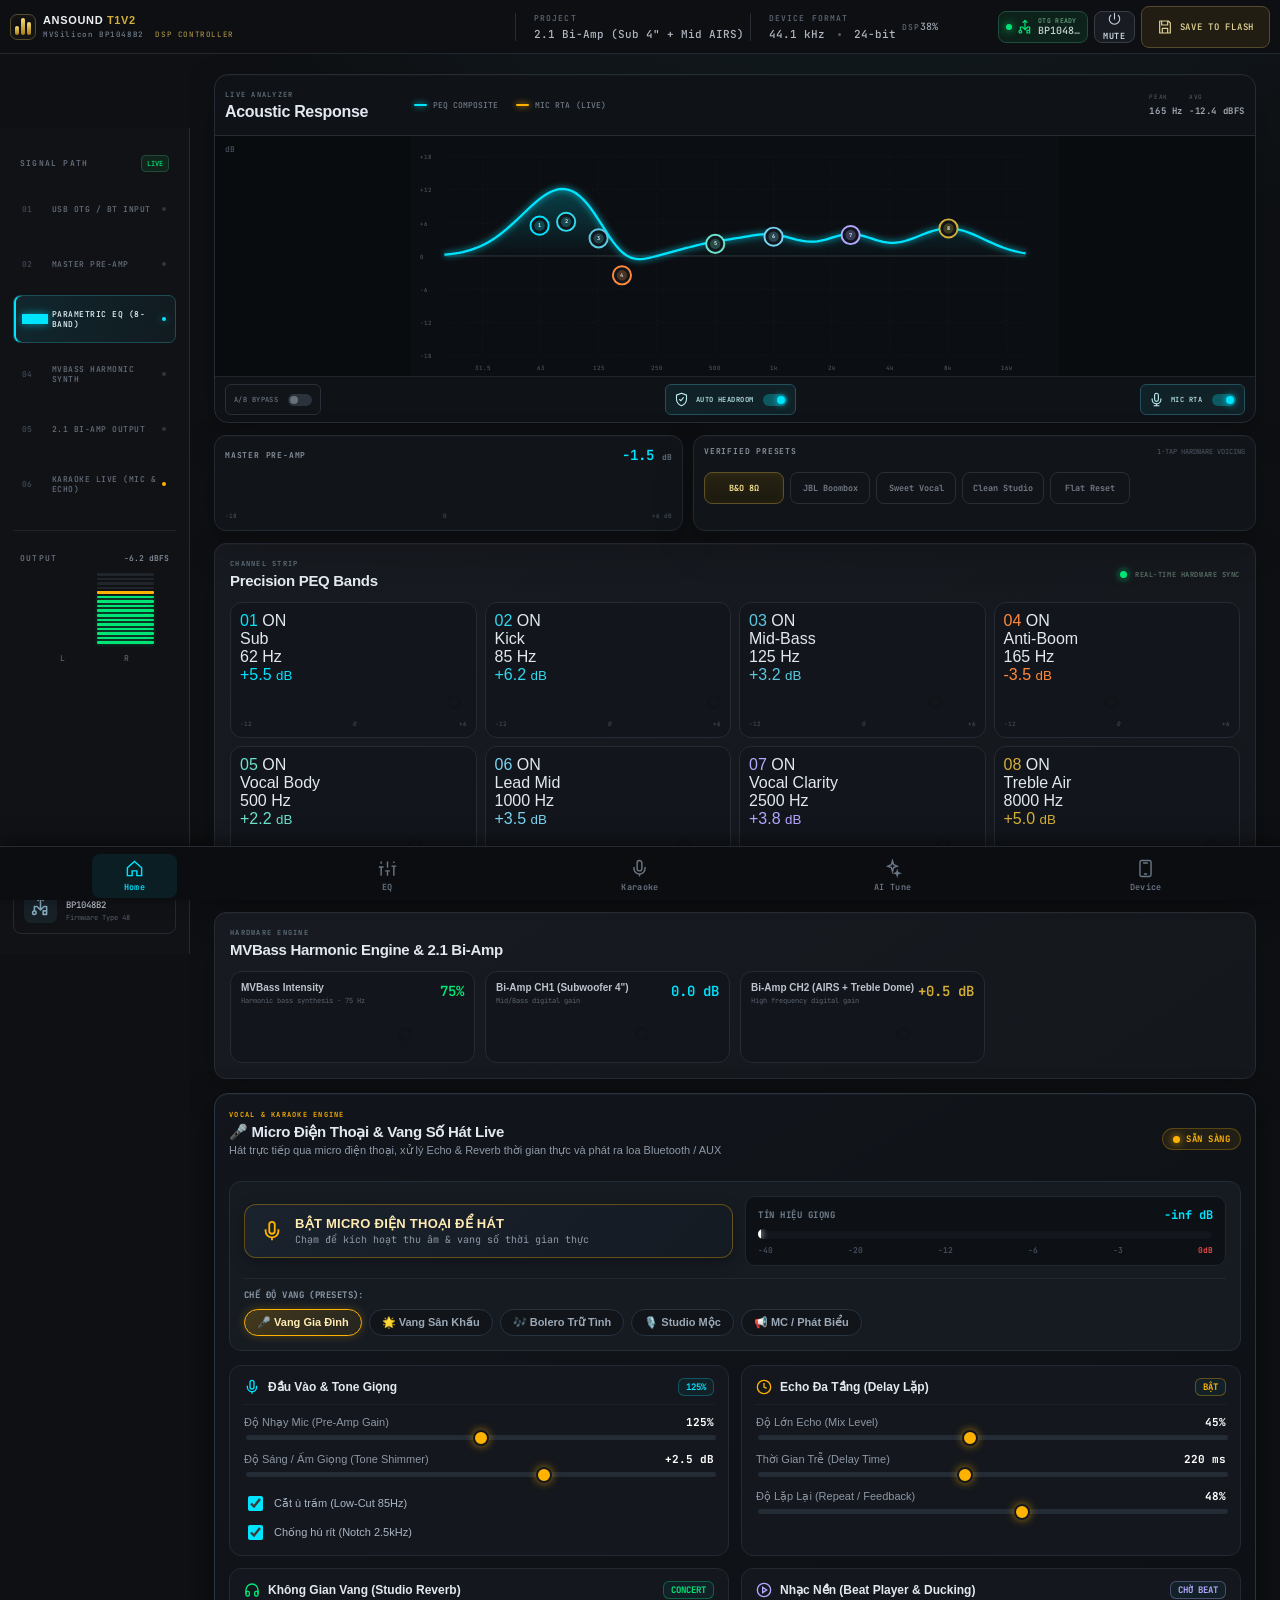
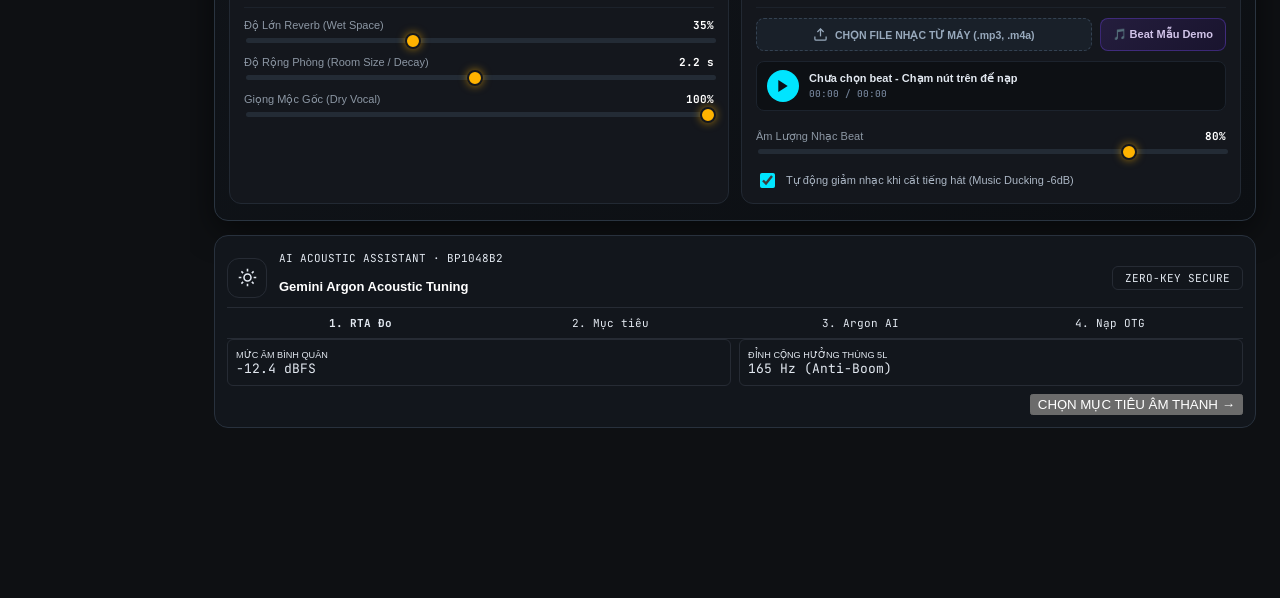
<file: peq_studio/index.html>
<!DOCTYPE html>
<html lang="vi">
<head>
  <meta charset="UTF-8">
  <meta name="viewport" content="width=device-width, initial-scale=1.0, maximum-scale=1.0, user-scalable=no, viewport-fit=cover">
  <title>ANSOUND T1V2 — MVSilicon BP1048B2 DSP Controller</title>
  <style>

@import url('https://fonts.googleapis.com/css2?family=Inter:wght@400;500;600;700&family=JetBrains+Mono:wght@400;500;600&display=swap');


:root {
  color-scheme: dark;
  --bg: #0e1013;
  --surface: #171a20;
  --surface-2: #12151a;
  --border: #262b34;
  --muted: #7e8795;
  --text: #f4f7fb;
  --cyan: #00e5ff;
  --amber: #ffb300;
  --gold: #d4af37;
  --green: #00e676;
  --red: #ff5252;
  font-family: 'Inter', sans-serif;
  background: var(--bg);
  color: var(--text);
}

* {
  scrollbar-width: thin;
  scrollbar-color: #343b47 #101216;
}

@layer base {
  body {
    min-width: 320px;
    min-height: 100vh;
    background: var(--bg);
  }
  button,
  input,
  select {
    outline: none;
  }
  button {
    cursor: pointer;
  }
  button:focus-visible,
  input:focus-visible,
  select:focus-visible {
    box-shadow: 0 0 0 2px var(--cyan);
  }
}

.app-shell {
  min-height: 100vh;
  background: radial-gradient(circle at 67% -18%, #16242a 0, transparent 28%), var(--bg);
}
.topbar {
  height: 74px;
  display: flex;
  align-items: center;
  gap: 20px;
  padding: 0 24px;
  border-bottom: 1px solid var(--border);
  background: rgba(14, 16, 19, 0.92);
  position: sticky;
  top: 0;
  z-index: 50;
  backdrop-filter: blur(18px);
}
.brand {
  display: flex;
  align-items: center;
  gap: 11px;
  min-width: 235px;
}
.brand-mark {
  width: 30px;
  height: 30px;
  border: 1px solid #544b2c;
  border-radius: 8px;
  display: flex;
  align-items: end;
  justify-content: center;
  gap: 2px;
  padding: 6px;
  box-shadow: inset 0 0 12px #d4af3715;
}
.brand-mark span {
  width: 4px;
  border-radius: 2px;
  background: linear-gradient(#f6dd77, #a77c12);
}
.brand-mark span:nth-child(1) {
  height: 9px;
}
.brand-mark span:nth-child(2) {
  height: 17px;
}
.brand-mark span:nth-child(3) {
  height: 13px;
}
.brand-title {
  font-size: 13px;
  letter-spacing: 0.16em;
  font-weight: 700;
  color: #eef0f2;
  white-space: nowrap;
}
.brand-title strong {
  color: var(--gold);
}
.brand-sub {
  margin-top: 3px;
  color: #777f8b;
  font: 500 8px 'JetBrains Mono';
  letter-spacing: 0.08em;
}
.brand-sub span {
  color: #a18b43;
  margin-left: 6px;
}
.project-meta,
.format-meta {
  border-left: 1px solid var(--border);
  padding-left: 18px;
  display: flex;
  flex-direction: column;
  gap: 4px;
}
.project-meta span,
.format-meta span,
.cpu-meter span {
  font: 500 8px 'JetBrains Mono';
  letter-spacing: 0.14em;
  color: #606a78;
}
.project-meta strong,
.format-meta strong {
  font: 500 11px 'JetBrains Mono';
  color: #afb6c0;
}
.format-meta i {
  display: inline-block;
  width: 3px;
  height: 3px;
  border-radius: 50%;
  background: #515966;
  vertical-align: middle;
  margin: 0 6px;
}
.cpu-meter {
  width: 90px;
  margin-left: auto;
}
.cpu-meter > div:first-child {
  display: flex;
  justify-content: space-between;
  align-items: center;
}
.cpu-meter strong {
  font: 500 10px 'JetBrains Mono';
  color: #9ba3ae;
}
.meter-track {
  margin-top: 6px;
  height: 3px;
  background: #252a31;
  overflow: hidden;
  border-radius: 4px;
}
.meter-track i {
  display: block;
  height: 100%;
  background: var(--green);
  box-shadow: 0 0 8px #00e67688;
}
.connection-pill {
  min-width: 210px;
  height: 42px;
  padding: 0 12px;
  border: 1px solid #214b3b;
  background: #101d18;
  border-radius: 8px;
  display: flex;
  align-items: center;
  gap: 8px;
  color: #89a597;
}
.connection-pill > span:nth-of-type(2) {
  display: flex;
  flex-direction: column;
  text-align: left;
  font: 500 10px 'JetBrains Mono';
  color: #c5d5cd;
  line-height: 1.3;
}
.connection-pill small {
  font-size: 7px;
  letter-spacing: 0.12em;
  color: var(--green);
}
.live-dot {
  width: 7px;
  height: 7px;
  border-radius: 50%;
  background: var(--green);
  box-shadow:
    0 0 0 4px #00e67613,
    0 0 10px #00e67688;
  display: inline-block;
  flex: none;
  animation: pulse 2s infinite;
}
@keyframes pulse {
  50% {
    box-shadow:
      0 0 0 7px transparent,
      0 0 14px #00e676bb;
  }
}
.mute-button,
.save-button {
  height: 42px;
  border-radius: 8px;
  display: flex;
  align-items: center;
  justify-content: center;
  gap: 7px;
  font: 600 9px 'JetBrains Mono';
  letter-spacing: 0.08em;
}
.mute-button {
  width: 70px;
  flex-direction: column;
  gap: 1px;
  color: #ff8b8b;
  border: 1px solid #572c31;
  background: #241317;
}
.mute-button.active {
  background: var(--red);
  color: #fff;
  box-shadow: 0 0 20px #ff525244;
}
.save-button {
  padding: 0 15px;
  color: #decf93;
  border: 1px solid #544b2c;
  background: #211d12;
}
.save-button.saved {
  color: var(--green);
  border-color: #20533d;
  background: #102119;
}

.workspace {
  display: grid;
  grid-template-columns: 190px minmax(0, 1fr);
  min-height: calc(100vh - 74px);
}
.left-rail {
  border-right: 1px solid var(--border);
  background: #101216;
  padding: 20px 13px;
  display: flex;
  flex-direction: column;
  gap: 7px;
  position: sticky;
  top: 74px;
  height: calc(100vh - 74px);
}
.rail-heading {
  height: 30px;
  display: flex;
  align-items: center;
  justify-content: space-between;
  padding: 0 7px;
}
.rail-heading span {
  color: #68717e;
  font: 600 8px 'JetBrains Mono';
  letter-spacing: 0.15em;
}
.rail-heading i {
  color: var(--green);
  font: 500 7px 'JetBrains Mono';
  border: 1px solid #214a38;
  background: #12251c;
  border-radius: 4px;
  padding: 3px 5px;
}
.path-item {
  min-height: 48px;
  width: 100%;
  border: 1px solid transparent;
  border-radius: 7px;
  color: #67707d;
  background: transparent;
  display: grid;
  grid-template-columns: 26px 1fr 5px;
  gap: 4px;
  align-items: center;
  text-align: left;
  font: 500 8px 'JetBrains Mono';
  letter-spacing: 0.06em;
  padding: 0 8px;
}
.path-number {
  color: #424a56;
  font-size: 8px;
}
.path-item i {
  width: 4px;
  height: 4px;
  border-radius: 50%;
  background: #30353d;
}
.path-item.active {
  color: #eafaff;
  border-color: #1c4d57;
  background: linear-gradient(90deg, #10272d, #111b20);
  box-shadow: inset 2px 0 var(--cyan);
}
.path-item.active .path-number,
.path-item.active i {
  color: var(--cyan);
  background: var(--cyan);
  box-shadow: 0 0 8px #00e5ff99;
}
.output-meter {
  border-top: 1px solid #1f232a;
  margin-top: 15px;
  padding-top: 12px;
}
.output-meter strong {
  color: #8c96a3;
  font: 500 8px 'JetBrains Mono';
}
.stereo-bars {
  height: 75px;
  display: grid;
  grid-template-columns: repeat(2, 1fr);
  grid-auto-flow: column;
  grid-template-rows: repeat(16, 1fr);
  gap: 2px 6px;
  padding: 4px 22px 0;
  transform: rotate(180deg);
}
.stereo-bars i {
  background: #20242b;
  border-radius: 1px;
}
.stereo-bars i.lit {
  background: var(--green);
  box-shadow: 0 0 4px #00e67655;
}
.stereo-bars i:nth-child(12n) {
  background: var(--amber);
}
.lr-label {
  display: flex;
  justify-content: space-around;
  color: #68717e;
  font: 8px 'JetBrains Mono';
  padding: 5px 17px;
}
.device-card {
  border: 1px solid #242932;
  border-radius: 8px;
  padding: 10px;
  margin-top: auto;
  display: flex;
  align-items: center;
  gap: 9px;
}
.device-icon {
  width: 33px;
  height: 33px;
  border-radius: 7px;
  display: grid;
  place-items: center;
  background: #182028;
  color: #83a9bc;
}
.device-card div {
  display: flex;
  flex-direction: column;
}
.device-card small {
  color: #56606d;
  font: 6px 'JetBrains Mono';
  letter-spacing: 0.1em;
}
.device-card strong {
  color: #b9c0ca;
  font: 500 9px 'JetBrains Mono';
}
.device-card em {
  color: #575f69;
  font: normal 7px 'JetBrains Mono';
  margin-top: 2px;
}

.main-panel {
  max-width: 1240px;
  width: 100%;
  padding: 18px 22px 40px;
  margin: 0 auto;
}
.mobile-only {
  display: none;
}
.mobile-sensor-zone {
  display: none;
}
.mobile-app-nav {
  display: none;
}
.analyzer-card,
.control-row > div,
.peq-section,
.effects-section,
.studio-panel {
  border: 1px solid var(--border);
  background: linear-gradient(145deg, #171a20, #14171c);
  border-radius: 12px;
  overflow: hidden;
  box-shadow:
    inset 0 1px rgba(255, 255, 255, 0.025),
    0 15px 40px #0003;
}
.panel-header {
  min-height: 61px;
  padding: 11px 15px;
  display: flex;
  align-items: center;
  border-bottom: 1px solid var(--border);
}
.section-kicker {
  display: block;
  color: #60717c;
  font: 600 7px 'JetBrains Mono';
  letter-spacing: 0.18em;
  margin-bottom: 4px;
}
h1,
h2 {
  margin: 0;
  letter-spacing: -0.02em;
}
.panel-header h1 {
  font-size: 16px;
  font-weight: 600;
}
.legend {
  display: flex;
  gap: 18px;
  margin-left: 40px;
  color: #717b88;
  font: 500 8px 'JetBrains Mono';
}
.legend span {
  display: flex;
  align-items: center;
  gap: 6px;
}
.legend i {
  width: 13px;
  height: 2px;
  border-radius: 4px;
}
.legend .cyan {
  background: var(--cyan);
  box-shadow: 0 0 6px var(--cyan);
}
.legend .amber {
  background: var(--amber);
  box-shadow: 0 0 6px var(--amber);
}
.analyzer-stats {
  margin-left: auto;
  display: flex;
  gap: 18px;
}
.analyzer-stats span {
  display: flex;
  flex-direction: column;
  color: #56606d;
  font: 6px 'JetBrains Mono';
  letter-spacing: 0.1em;
}
.analyzer-stats strong {
  color: #9da5b0;
  font-size: 9px;
  margin-top: 4px;
}
.graph-wrap {
  height: 260px;
  position: relative;
  background: #0b0e12;
}
.spectrum {
  display: block;
  width: 100%;
  height: 100%;
}
.grid-line {
  stroke: #29303a;
  stroke-width: 1;
  opacity: 0.6;
  stroke-dasharray: 2 4;
}
.zero-line {
  stroke: #53606b;
  stroke-width: 1;
  opacity: 0.8;
}
.axis-label {
  font: 9px 'JetBrains Mono';
  fill: #545e6b;
}
.node-label {
  font: 600 8px 'JetBrains Mono';
  fill: #eaffff;
}
.graph-unit {
  position: absolute;
  z-index: 2;
  top: 8px;
  left: 10px;
  color: #505a67;
  font: 8px 'JetBrains Mono';
}
.mobile-hud {
  display: none;
}
.graph-toolbar {
  min-height: 46px;
  display: flex;
  align-items: center;
  gap: 7px;
  padding: 7px 10px;
  border-top: 1px solid #20252c;
}
.toggle-control {
  min-height: 31px;
  border: 1px solid #292f38;
  background: #111419;
  border-radius: 6px;
  padding: 0 8px;
  color: #687280;
  display: flex;
  align-items: center;
  gap: 7px;
  font: 500 7px 'JetBrains Mono';
  letter-spacing: 0.06em;
}
.toggle-control.on {
  color: #beeef2;
  border-color: #23505a;
  background: #102127;
}
.switch {
  width: 24px;
  height: 12px;
  border-radius: 10px;
  background: #2c323b;
  padding: 2px;
  margin-left: 3px;
  transition: 0.2s;
}
.switch span {
  display: block;
  width: 8px;
  height: 8px;
  border-radius: 50%;
  background: #67717d;
  transition: 0.2s;
}
.toggle-control.on .switch {
  background: #0d5963;
}
.toggle-control.on .switch span {
  transform: translateX(12px);
  background: var(--cyan);
  box-shadow: 0 0 7px #00e5ff;
}

.control-row {
  display: grid;
  grid-template-columns: 0.9fr 1.3fr;
  gap: 10px;
  margin-top: 10px;
}
.preamp-card,
.preset-card {
  padding: 13px 15px;
}
.control-label {
  display: flex;
  justify-content: space-between;
  align-items: center;
  margin-bottom: 12px;
}
.control-label > span {
  color: #8d96a2;
  font: 600 8px 'JetBrains Mono';
  letter-spacing: 0.1em;
}
.control-label strong {
  color: var(--cyan);
  font: 600 14px 'JetBrains Mono';
}
.control-label strong small {
  font-size: 8px;
  color: #68737f;
}
.control-label > small {
  color: #4f5865;
  font: 7px 'JetBrains Mono';
}
.precision-slider {
  width: 100%;
  height: 18px;
  appearance: none;
  background: transparent;
  cursor: pointer;
}
.precision-slider::-webkit-slider-runnable-track {
  height: 3px;
  border-radius: 4px;
  background: linear-gradient(
    to right,
    var(--accent) 0 var(--progress),
    #343a44 var(--progress) 100%
  );
}
.precision-slider::-webkit-slider-thumb {
  appearance: none;
  width: 14px;
  height: 14px;
  margin-top: -5.5px;
  border: 3px solid #101318;
  border-radius: 50%;
  background: var(--accent);
  box-shadow:
    0 0 0 1px var(--accent),
    0 0 9px color-mix(in srgb, var(--accent) 45%, transparent);
}
.precision-slider::-moz-range-track {
  height: 3px;
  background: #343a44;
}
.precision-slider::-moz-range-progress {
  height: 3px;
  background: var(--accent);
}
.precision-slider::-moz-range-thumb {
  width: 10px;
  height: 10px;
  border: 3px solid #101318;
  border-radius: 50%;
  background: var(--accent);
}
.range-label,
.band-scale {
  display: flex;
  justify-content: space-between;
  color: #4e5662;
  font: 6px 'JetBrains Mono';
}
.preset-list {
  display: flex;
  gap: 6px;
}
.preset-list button {
  height: 30px;
  flex: 1;
  padding: 0 7px;
  white-space: nowrap;
  border: 1px solid #292f37;
  border-radius: 6px;
  background: #111419;
  color: #777f8b;
  font: 500 7px 'JetBrains Mono';
}
.preset-list button.active {
  color: #ffe995;
  border-color: #5e5127;
  background: linear-gradient(#282313, #1b190f);
  box-shadow: inset 0 0 8px #d4af3711;
}

.peq-section,
.effects-section {
  margin-top: 10px;
  padding: 15px;
}
.section-title-row {
  display: flex;
  align-items: center;
  justify-content: space-between;
  margin-bottom: 13px;
}
.section-title-row h2 {
  font-size: 15px;
  font-weight: 600;
}
.section-status {
  display: flex;
  align-items: center;
  gap: 8px;
  color: #5f776b;
  font: 500 7px 'JetBrains Mono';
  letter-spacing: 0.08em;
}
.mobile-band-grid {
  display: none;
}
.peq-table {
  border: 1px solid #292f37;
  border-radius: 8px;
  overflow: hidden;
}
.peq-table-head,
.peq-table-row {
  display: grid;
  grid-template-columns: 0.6fr 0.7fr 1.1fr 1.2fr 1fr 0.8fr 1.6fr;
  align-items: center;
}
.peq-table-head {
  min-height: 28px;
  padding: 0 10px;
  background: #111419;
  color: #535d69;
  font: 600 7px 'JetBrains Mono';
  letter-spacing: 0.08em;
}
.peq-table-row {
  min-height: 36px;
  padding: 0 10px;
  border-top: 1px solid #252a32;
  color: #858e9a;
  font: 500 8px 'JetBrains Mono';
}
.peq-table-row:hover,
.peq-table-row.selected {
  background: #192127;
}
.peq-table-row.selected {
  box-shadow: inset 2px 0 var(--cyan);
}
.table-band {
  color: #b5bec9;
  display: flex;
  align-items: center;
  gap: 8px;
}
.table-band i {
  width: 7px;
  height: 7px;
  border-radius: 50%;
  box-shadow: 0 0 7px currentColor;
}
.mini-switch {
  width: 24px;
  height: 12px;
  border-radius: 8px;
  background: #17454c;
  padding: 2px;
}
.mini-switch i {
  display: block;
  width: 8px;
  height: 8px;
  border-radius: 50%;
  background: var(--cyan);
  transform: translateX(12px);
}
.select-button {
  width: 58px;
  height: 21px;
  display: flex;
  justify-content: space-between;
  align-items: center;
  padding: 0 7px;
  border: 1px solid #313740;
  background: #12151a;
  border-radius: 4px;
  color: #8b949f;
  font: 7px 'JetBrains Mono';
}
.numeric-cell {
  color: #b7c0ca;
}
.numeric-cell.gain {
  color: var(--cyan);
}
.numeric-cell.negative {
  color: #ff9051;
}
.desc-cell {
  color: #676f7a;
}

.effect-grid {
  display: grid;
  grid-template-columns: repeat(3, 1fr);
  gap: 8px;
}
.effect-card {
  border: 1px solid #292f37;
  background: #111419;
  border-radius: 8px;
  padding: 12px;
}
.effect-card-top {
  display: flex;
  justify-content: space-between;
  align-items: flex-start;
  margin-bottom: 11px;
}
.effect-card-top span {
  display: flex;
  flex-direction: column;
}
.effect-card-top strong {
  color: #bdc4cd;
  font-size: 10px;
}
.effect-card-top small {
  color: #59626e;
  font: 7px 'JetBrains Mono';
  margin-top: 3px;
}
.effect-card-top b {
  font: 600 14px 'JetBrains Mono';
}
.studio-cta {
  display: none;
}

.studio-panel {
  margin-top: 10px;
  padding: 15px;
}
.studio-panel-top {
  display: flex;
  justify-content: space-between;
  margin-bottom: 12px;
}
.studio-panel-top h2 {
  font-size: 15px;
}
.close-studio {
  display: none;
}
.studio-graph {
  height: 360px;
  border: 1px solid #292f37;
  border-radius: 8px;
  overflow: hidden;
}
.studio-controls {
  display: grid;
  grid-template-columns: 1.2fr 1fr 0.8fr;
  gap: 8px;
  margin-top: 8px;
}
.studio-controls > div {
  border: 1px solid #292f37;
  background: #111419;
  border-radius: 8px;
  padding: 12px;
}
.studio-control-title {
  color: #92a0ab;
  display: flex;
  align-items: center;
  gap: 8px;
  margin-bottom: 12px;
}
.studio-control-title span {
  display: flex;
  flex-direction: column;
  font: 600 8px 'JetBrains Mono';
  letter-spacing: 0.08em;
}
.studio-control-title small {
  color: #515b66;
  font-size: 6px;
  margin-top: 2px;
}
.generator-panel .toggle-control {
  display: inline-flex;
  margin-right: 5px;
}
.tone-buttons {
  display: flex;
  gap: 5px;
  margin-top: 8px;
}
.tone-buttons button {
  flex: 1;
  border: 1px solid #292f37;
  background: #171a20;
  border-radius: 5px;
  color: #aeb7c2;
  font: 500 8px 'JetBrains Mono';
  padding: 6px;
}
.tone-buttons small {
  display: block;
  color: #525c68;
  font-size: 6px;
  margin-top: 2px;
}
.rta-panel label {
  display: grid;
  grid-template-columns: 1fr 1.2fr;
  align-items: center;
  gap: 7px;
  margin-bottom: 7px;
  color: #59636f;
  font: 600 7px 'JetBrains Mono';
}
.rta-panel select {
  width: 100%;
  height: 28px;
  border: 1px solid #303741;
  border-radius: 5px;
  color: #aab3be;
  background: #171a20;
  padding: 0 7px;
  font: 7px 'JetBrains Mono';
}
.autotune-button,
.export-button {
  width: 100%;
  height: 32px;
  border: 1px solid #17616b;
  border-radius: 5px;
  background: linear-gradient(135deg, #0e4851, #12343b);
  color: #bff9ff;
  display: flex;
  gap: 7px;
  align-items: center;
  justify-content: center;
  font: 600 7px 'JetBrains Mono';
  letter-spacing: 0.07em;
}
.export-panel p {
  color: #626b77;
  font-size: 8px;
  line-height: 1.5;
  margin: 0 0 10px;
}
.export-button {
  border-color: #5b4c22;
  background: linear-gradient(135deg, #3b3218, #24200f);
  color: #ead47b;
}

.mute-banner {
  position: fixed;
  z-index: 80;
  left: 50%;
  bottom: 20px;
  transform: translateX(-50%);
  height: 36px;
  border: 1px solid #6a3035;
  border-radius: 7px;
  background: #281519ee;
  padding: 0 16px;
  display: flex;
  align-items: center;
  gap: 9px;
  color: #ff9292;
  font: 600 8px 'JetBrains Mono';
  box-shadow: 0 8px 30px #0009;
}
.modal-backdrop {
  position: fixed;
  inset: 0;
  z-index: 100;
  display: grid;
  place-items: center;
  background: #050608cc;
  backdrop-filter: blur(10px);
  padding: 20px;
}
.export-modal {
  width: min(480px, 100%);
  border: 1px solid #343a44;
  border-radius: 12px;
  background: #171a20;
  padding: 20px;
  box-shadow: 0 30px 80px #000;
}
.modal-head {
  display: flex;
  justify-content: space-between;
}
.modal-head h2 {
  font-size: 18px;
}
.modal-head > button {
  width: 30px;
  height: 30px;
  border: 1px solid #343a44;
  border-radius: 6px;
  color: #8d96a2;
  background: #111419;
  font-size: 20px;
}
.export-modal > p {
  color: #68717d;
  font: 8px 'JetBrains Mono';
  margin: 10px 0 16px;
}
.export-options {
  display: grid;
  gap: 7px;
}
.export-options > button {
  min-height: 58px;
  display: grid;
  grid-template-columns: 1fr auto;
  padding: 10px 12px;
  text-align: left;
  border: 1px solid #2c323b;
  background: #111419;
  border-radius: 7px;
  color: #c8d0da;
}
.export-options button > span {
  display: flex;
  align-items: center;
  gap: 8px;
}
.export-options button small {
  grid-column: 1;
  padding-left: 32px;
  color: #5d6672;
  font: 7px 'JetBrains Mono';
}
.export-options button > svg {
  grid-column: 2;
  grid-row: 1 / 3;
  align-self: center;
  color: #626c78;
}

@media (max-width: 1050px) {
  .project-meta,
  .format-meta,
  .cpu-meter,
  .save-button {
    display: none;
  }
  .connection-pill {
    margin-left: auto;
  }
  .workspace {
    grid-template-columns: 1fr;
  }
  .left-rail {
    display: none;
  }
}

@media (max-width: 700px) {
  .app-shell {
    background: radial-gradient(circle at 50% 0, #15242a 0, transparent 25%), var(--bg);
    padding-bottom: calc(94px + env(safe-area-inset-bottom));
  }
  .topbar {
    height: calc(64px + max(env(safe-area-inset-top), 20px));
    padding: max(env(safe-area-inset-top), 20px) 12px 0;
    gap: 8px;
    position: sticky;
    align-items: center;
    background: rgba(8, 10, 13, 0.96);
    box-shadow: 0 8px 30px #0006;
  }
  .mobile-sensor-zone {
    display: block;
    position: absolute;
    pointer-events: none;
    z-index: 2;
    width: 102px;
    height: 25px;
    top: max(calc(env(safe-area-inset-top) - 32px), 5px);
    left: 50%;
    transform: translateX(-50%);
    border: 1px solid #16191e;
    border-radius: 18px;
    background: #030405;
    box-shadow:
      inset 0 -1px #101319,
      0 2px 7px #000;
  }
  .mobile-sensor-zone span {
    position: absolute;
    right: 9px;
    top: 8px;
    width: 7px;
    height: 7px;
    border-radius: 50%;
    background: #080b0e;
    box-shadow:
      inset 0 0 0 2px #10171c,
      0 0 4px #0a2934;
  }
  .brand {
    min-width: 0;
    flex: 1;
  }
  .brand-mark {
    width: 28px;
    height: 28px;
  }
  .brand-title {
    font-size: 11px;
    letter-spacing: 0.1em;
  }
  .brand-sub {
    font-size: 7px;
  }
  .brand-sub span {
    display: none;
  }
  .connection-pill {
    min-width: 0;
    width: 38px;
    height: 36px;
    padding: 0;
    justify-content: center;
    border-color: #1f4e3c;
  }
  .connection-pill > span:not(.live-dot),
  .connection-pill > svg:last-child {
    display: none;
  }
  .connection-pill .live-dot {
    position: absolute;
    margin: -25px -27px 0 0;
    width: 6px;
    height: 6px;
  }
  .mute-button {
    width: 40px;
    height: 36px;
  }
  .mute-button span {
    font-size: 6px;
  }
  .main-panel {
    padding: 16px 12px calc(32px + env(safe-area-inset-bottom));
    max-width: 520px;
  }
  .mobile-only {
    display: block;
  }
  .mobile-head {
    margin: 2px 2px 14px;
    scroll-margin-top: calc(94px + env(safe-area-inset-top));
  }
  .mobile-head .eyebrow {
    color: #628077;
    font: 600 7px 'JetBrains Mono';
    letter-spacing: 0.15em;
    display: flex;
    align-items: center;
    gap: 8px;
  }
  .mobile-head h1 {
    font-size: 24px;
    margin-top: 8px;
  }
  .mobile-title-line {
    display: flex;
    align-items: flex-end;
    justify-content: space-between;
    gap: 12px;
  }
  .mobile-profile-badge {
    max-width: 132px;
    overflow: hidden;
    padding: 7px 9px;
    border: 1px solid #3e3923;
    border-radius: 10px;
    background: #1c190f;
    color: #d8c66d;
    font: 600 7px 'JetBrains Mono';
    text-overflow: ellipsis;
    white-space: nowrap;
    box-shadow: inset 0 1px #4d4528;
  }
  .mobile-profile-badge small {
    display: block;
    margin-bottom: 2px;
    color: #6f6744;
    font-size: 5px;
    letter-spacing: 0.08em;
  }
  .mobile-head p {
    margin: 4px 0 0;
    color: #707987;
    font-size: 11px;
  }
  .mobile-mode-rack {
    margin-bottom: 10px;
    padding: 12px 12px 9px;
    border: 1px solid #292e35;
    border-radius: 18px;
    background:
      radial-gradient(circle at 50% 45%, #1b1f24 0, transparent 42%),
      linear-gradient(145deg, #1b1e22, #0d0f12);
    box-shadow:
      inset 0 1px #363a3f,
      inset 0 -12px 24px #05060788,
      0 10px 22px #0007;
  }
  .mode-rack-head {
    display: flex;
    align-items: flex-start;
    justify-content: space-between;
  }
  .mode-rack-head > div {
    display: flex;
    flex-direction: column;
  }
  .mode-rack-head span {
    color: #8e959d;
    font: 600 7px 'JetBrains Mono';
    letter-spacing: 0.14em;
  }
  .mode-rack-head small {
    color: #454b53;
    font: 6px 'JetBrains Mono';
    margin-top: 3px;
  }
  .mode-rack-head strong {
    display: flex;
    align-items: center;
    gap: 5px;
    color: #66736c;
    font: 500 6px 'JetBrains Mono';
  }
  .mode-rack-head strong i {
    width: 6px;
    height: 6px;
    border-radius: 50%;
    background: var(--green);
    box-shadow: 0 0 9px var(--green);
  }
  .mode-switches {
    display: grid;
    grid-template-columns: repeat(3, 1fr);
    gap: 11px;
    padding: 12px 20px 11px;
  }
  .mode-switches button {
    min-width: 0;
    height: 74px;
    padding: 8px 5px 6px;
    border: 1px solid #090b0d;
    border-radius: 23px;
    background: linear-gradient(90deg, #090b0d, #171a1e 48%, #080a0c);
    box-shadow:
      inset 0 0 0 1px #282c31,
      inset 0 -8px 12px #0009,
      0 5px 9px #000a;
    color: #565d65;
    display: flex;
    flex-direction: column;
    align-items: center;
    justify-content: space-between;
  }
  .mode-switches button > span {
    font: 600 8px 'JetBrains Mono';
    letter-spacing: 0.08em;
  }
  .mode-switches button > i {
    position: relative;
    width: 23px;
    height: 23px;
    display: grid;
    place-items: center;
    border: 1px solid #262a2f;
    border-radius: 50%;
    background: #090b0d;
    box-shadow: inset 0 2px 5px #000;
  }
  .mode-switches button > i b {
    width: 7px;
    height: 7px;
    border: 1px solid #343a40;
    border-radius: 50%;
    background: #111419;
  }
  .mode-switches button small {
    color: #343a42;
    font: 5px 'JetBrains Mono';
    letter-spacing: 0.05em;
  }
  .mode-switches button.active {
    color: #a4abb1;
    border-color: #13171a;
    box-shadow:
      inset 0 0 0 1px #34383d,
      inset 0 -8px 12px #0009,
      0 5px 9px #000a;
  }
  .mode-switches button.active > i b {
    border-color: #5bff45;
    background: #72ff54;
    box-shadow:
      0 0 6px #40ff20,
      0 0 14px #40ff20aa;
  }
  .mode-switches button.active.warm > i b {
    border-color: #ff8d2e;
    background: #ff710b;
    box-shadow:
      0 0 6px #ff710b,
      0 0 14px #ff710b99;
  }
  .mode-rack-footer {
    min-height: 25px;
    display: flex;
    align-items: center;
    justify-content: space-around;
    border-top: 1px solid #20242a;
    color: #454c54;
    font: 500 5px 'JetBrains Mono';
    letter-spacing: 0.04em;
  }
  .mode-rack-footer span {
    display: flex;
    align-items: center;
    gap: 4px;
  }
  .mode-rack-footer i {
    width: 4px;
    height: 4px;
    border-radius: 50%;
    background: #32373d;
  }
  .mode-rack-footer i.active {
    background: var(--green);
    box-shadow: 0 0 6px var(--green);
  }
  .panel-header {
    min-height: 50px;
    padding: 9px 11px;
  }
  .panel-header h1 {
    font-size: 13px;
  }
  .legend {
    margin-left: auto;
    gap: 10px;
  }
  .legend span {
    font-size: 6px;
  }
  .analyzer-stats {
    display: none;
  }
  .graph-wrap {
    height: 205px;
  }
  .mobile-hud {
    display: flex;
    position: absolute;
    top: 10px;
    left: 10px;
    right: auto;
    padding: 6px 7px;
    gap: 6px;
    align-items: center;
    border: 1px solid #384047;
    border-radius: 5px;
    background: #13171cdd;
    font: 500 6px 'JetBrains Mono';
    color: #717b87;
  }
  .mobile-hud strong {
    color: #c8d0d8;
  }
  .mobile-hud em {
    color: #ff8a3d;
    font-style: normal;
  }
  .mobile-hud small {
    font-size: 6px;
  }
  .graph-toolbar {
    justify-content: space-between;
    gap: 4px;
  }
  .toggle-control {
    padding: 0 6px;
    gap: 4px;
    font-size: 6px;
  }
  .graph-toolbar .switch {
    width: 20px;
  }
  .graph-toolbar .toggle-control.on .switch span {
    transform: translateX(8px);
  }
  .control-row {
    grid-template-columns: 1fr;
  }
  .preamp-card,
  .preset-card {
    padding: 12px;
  }
  .preset-list {
    overflow-x: auto;
    padding-bottom: 2px;
  }
  .preset-list button {
    flex: none;
    min-width: 82px;
  }
  .peq-section,
  .effects-section {
    padding: 13px 11px;
    scroll-margin-top: calc(92px + env(safe-area-inset-top));
  }
  .section-title-row h2 {
    font-size: 14px;
  }
  .section-status {
    display: none;
  }
  .mobile-band-grid {
    display: grid;
    grid-template-columns: repeat(2, minmax(0, 1fr));
    gap: 7px;
  }
  .peq-table {
    display: none;
  }
  .fader-hint {
    margin: -7px 0 11px;
    color: #4d555e;
    font: 6px 'JetBrains Mono';
  }
  .band-card {
    min-height: 152px;
    border: 1px solid #292f37;
    border-radius: 14px;
    background:
      linear-gradient(90deg, transparent, #ffffff05 48%, transparent),
      linear-gradient(145deg, #181b1f, #0c0e11);
    padding: 10px;
    position: relative;
    overflow: hidden;
    box-shadow:
      inset 0 1px #30343a,
      inset 0 -9px 18px #05060788,
      0 6px 12px #0005;
  }
  .band-card.resonance {
    border-color: #603b27;
    background: linear-gradient(145deg, #211914, #131416);
    box-shadow: inset 0 0 20px #ff8a3d0a;
  }
  .band-card-head {
    display: flex;
    justify-content: space-between;
  }
  .band-index {
    font: 600 8px 'JetBrains Mono';
  }
  .band-enabled {
    color: #55606b;
    font: 6px 'JetBrains Mono';
    display: flex;
    align-items: center;
    gap: 4px;
  }
  .band-enabled i {
    width: 5px;
    height: 5px;
    border-radius: 50%;
  }
  .band-name {
    margin-top: 10px;
    color: #8b949f;
    font-size: 9px;
  }
  .band-freq {
    margin-top: 2px;
    font: 600 13px 'JetBrains Mono';
    color: #d3d9df;
  }
  .band-value {
    margin-top: 9px;
    font: 600 15px 'JetBrains Mono';
  }
  .band-value small {
    font-size: 7px;
  }
  .band-card .precision-slider {
    margin-top: 6px;
  }
  .band-scale i {
    font-style: normal;
    color: #69727c;
  }
  .effect-grid {
    grid-template-columns: 1fr;
  }
  .effect-card {
    padding: 13px;
  }
  .studio-cta {
    width: 100%;
    min-height: 64px;
    margin-top: 10px;
    border: 1px solid #16728a;
    border-radius: 10px;
    padding: 0 13px;
    display: grid;
    grid-template-columns: 35px 1fr 18px;
    align-items: center;
    text-align: left;
    gap: 10px;
    background: linear-gradient(120deg, #063c50, #0a6575);
    color: #d4faff;
    box-shadow:
      inset 0 1px #47c7e244,
      0 8px 25px #006b8330;
  }
  #ai-calibration {
    scroll-margin-top: calc(92px + env(safe-area-inset-top));
  }
  .mobile-app-nav {
    position: fixed;
    z-index: 85;
    right: 10px;
    bottom: max(8px, env(safe-area-inset-bottom));
    left: 10px;
    display: grid;
    grid-template-columns: repeat(4, 1fr);
    min-height: 68px;
    padding: 7px 8px;
    border: 1px solid #30363f;
    border-radius: 21px;
    background: rgba(14, 17, 21, 0.94);
    box-shadow:
      inset 0 1px rgba(255, 255, 255, 0.06),
      0 16px 42px #000d;
    backdrop-filter: blur(22px);
  }
  .mobile-app-nav button {
    position: relative;
    min-width: 0;
    min-height: 52px;
    border: 0;
    border-radius: 15px;
    background: transparent;
    color: #5e6874;
    display: flex;
    flex-direction: column;
    align-items: center;
    justify-content: center;
    gap: 4px;
    transition:
      color 0.2s ease,
      background 0.2s ease,
      transform 0.2s ease;
  }
  .mobile-app-nav button:active {
    transform: scale(0.94);
  }
  .mobile-app-nav button span {
    font: 600 7px 'JetBrains Mono';
  }
  .mobile-app-nav button.active {
    color: #bdfaff;
    background: linear-gradient(145deg, #12333b, #10242a);
    box-shadow:
      inset 0 0 0 1px #1b5864,
      inset 0 1px #2d7580;
  }
  .mobile-app-nav button.active::before {
    position: absolute;
    top: 3px;
    width: 18px;
    height: 2px;
    border-radius: 4px;
    background: var(--cyan);
    box-shadow: 0 0 8px var(--cyan);
    content: '';
  }
  .cta-icon {
    width: 34px;
    height: 34px;
    display: grid;
    place-items: center;
    border: 1px solid #63e6ff44;
    border-radius: 8px;
    background: #001d26aa;
  }
  .studio-cta > span:nth-child(2) {
    font: 600 8px/1.4 'JetBrains Mono';
    letter-spacing: 0.04em;
  }
  .studio-cta small {
    display: block;
    color: #75b7c3;
    font-size: 6px;
    margin-bottom: 2px;
  }
  .studio-panel {
    display: none;
  }
  .mobile-studio-open .topbar,
  .mobile-studio-open .mobile-head,
  .mobile-studio-open .analyzer-card,
  .mobile-studio-open .control-row,
  .mobile-studio-open .peq-section,
  .mobile-studio-open .effects-section,
  .mobile-studio-open .studio-cta {
    display: none;
  }
  .mobile-studio-open .mobile-app-nav {
    display: none;
  }
  .mobile-studio-open .main-panel {
    max-width: none;
    padding: 0;
  }
  .mobile-studio-open .studio-panel {
    display: block;
    min-height: 100vh;
    margin: 0;
    border: 0;
    border-radius: 0;
    padding: 14px 12px;
  }
  .mobile-studio-open .studio-panel-top {
    position: sticky;
    top: 0;
    z-index: 5;
    padding: 6px 0 12px;
    background: #171a20;
  }
  .mobile-studio-open .close-studio {
    display: block;
    border: 1px solid #353c46;
    border-radius: 6px;
    background: #111419;
    color: #89939f;
    padding: 0 10px;
    font: 600 7px 'JetBrains Mono';
  }
  .mobile-studio-open .studio-graph {
    height: 320px;
  }
  .mobile-studio-open .studio-controls {
    grid-template-columns: 1fr;
  }
  .mute-banner {
    left: 12px;
    right: 12px;
    bottom: 12px;
    transform: none;
    height: auto;
    min-height: 40px;
    justify-content: center;
    text-align: center;
    font-size: 7px;
  }
}

@media (min-width: 701px) and (max-height: 820px) {
  .graph-wrap {
    height: 220px;
  }
  .studio-graph {
    height: 300px;
  }
}

@media (prefers-reduced-motion: reduce) {
  *,
  *::before,
  *::after {
    animation-duration: 0.01ms !important;
    animation-iteration-count: 1 !important;
    scroll-behavior: auto !important;
  }
}

.figma-custom-code-fragment {
  display: contents;
}
.figma-bypass-link {
  position: fixed;
  top: 8px;
  left: 8px;
  z-index: 2147483647;
  transform: translateY(-150%);
  border-radius: 6px;
  background: #111827;
  color: #fff;
  padding: 8px 12px;
  font:
    600 14px/1.2 system-ui,
    sans-serif;
  text-decoration: none;
}
.figma-bypass-link:focus {
  transform: translateY(0);
}


    /* Embedded utility classes for AI Calibration panel */
    .flex { display: flex; }
    .flex-col { flex-direction: column; }
    .items-center { align-items: center; }
    .justify-between { justify-content: space-between; }
    .justify-center { justify-content: center; }
    .justify-end { justify-content: flex-end; }
    .flex-wrap { flex-wrap: wrap; }
    .gap-1 { gap: 4px; }
    .gap-2 { gap: 8px; }
    .gap-3 { gap: 12px; }
    .gap-4 { gap: 16px; }
    .grid { display: grid; }
    .grid-cols-2 { grid-template-columns: repeat(2, minmax(0, 1fr)); }
    .grid-cols-4 { grid-template-columns: repeat(4, minmax(0, 1fr)); }
    .p-2 { padding: 8px; }
    .p-3 { padding: 12px; }
    .p-4 { padding: 16px; }
    .px-3 { padding-left: 12px; padding-right: 12px; }
    .px-4 { padding-left: 16px; padding-right: 16px; }
    .py-1 { padding-top: 4px; padding-bottom: 4px; }
    .py-2 { padding-top: 8px; padding-bottom: 8px; }
    .py-4 { padding-top: 16px; padding-bottom: 16px; }
    .mt-1 { margin-top: 4px; }
    .mt-2 { margin-top: 8px; }
    .mt-3 { margin-top: 12px; }
    .mt-4 { margin-top: 16px; }
    .mb-2 { margin-bottom: 8px; }
    .mb-3 { margin-bottom: 12px; }
    .rounded { border-radius: 6px; }
    .rounded-lg { border-radius: 8px; }
    .rounded-xl { border-radius: 12px; }
    .rounded-full { border-radius: 9999px; }
    .border { border: 1px solid #262b34; }
    .border-b { border-bottom: 1px solid #262b34; }
    .border-t { border-top: 1px solid #262b34; }
    .font-mono { font-family: 'JetBrains Mono', monospace, monospace; }
    .font-semibold { font-weight: 600; }
    .font-bold { font-weight: 700; }
    .text-xs { font-size: 11px; }
    .text-sm { font-size: 13px; }
    .text-white { color: #ffffff; }
    .w-full { width: 100%; }
    .size-10 { width: 40px; height: 40px; }
    .place-items-center { place-items: center; }
    .text-center { text-align: center; }
    .text-left { text-align: left; }
    .cursor-pointer { cursor: pointer; }
    .overflow-hidden { overflow: hidden; }
    .transition { transition: all 0.2s ease; }

/* ==========================================================================
   BULLETPROOF RESPONSIVE & MOBILE-FIRST STUDIO STYLES
   Designed for MVSilicon BP1048B2 DSP Studio on all screen sizes:
   Phones (320px - 430px), Foldables, Tablets (600px - 900px), and Desktops.
   ========================================================================== */

*, *::before, *::after {
  box-sizing: border-box !important;
}

html, body {
  width: 100% !important;
  max-width: 100vw !important;
  overflow-x: hidden !important;
  margin: 0 !important;
  padding: 0 !important;
  -webkit-text-size-adjust: 100% !important;
  text-size-adjust: 100% !important;
  background: #0e1013 !important;
  color: #e2e8f0 !important;
  font-family: -apple-system, BlinkMacSystemFont, "Segoe UI", Roboto, Helvetica, Arial, sans-serif !important;
}

.app-shell {
  width: 100% !important;
  max-width: 100vw !important;
  overflow-x: hidden !important;
  box-sizing: border-box !important;
  padding-bottom: calc(76px + env(safe-area-inset-bottom, 16px)) !important;
  min-height: 100vh !important;
}

/* TOPBAR */
.topbar {
  width: 100% !important;
  max-width: 100vw !important;
  height: 54px !important;
  min-height: 54px !important;
  padding: 0 10px !important;
  margin: 0 !important;
  display: flex !important;
  align-items: center !important;
  justify-content: space-between !important;
  gap: 6px !important;
  position: sticky !important;
  top: 0 !important;
  z-index: 90 !important;
  background: rgba(14, 16, 19, 0.98) !important;
  backdrop-filter: blur(16px) !important;
  border-bottom: 1px solid #232830 !important;
  box-sizing: border-box !important;
  overflow: hidden !important;
}

.mobile-sensor-zone {
  display: none !important;
}

.brand {
  display: flex !important;
  align-items: center !important;
  gap: 7px !important;
  min-width: 0 !important;
  flex: 1 1 auto !important;
  max-width: 175px !important;
  overflow: hidden !important;
}

.brand-mark {
  width: 26px !important;
  height: 26px !important;
  min-width: 26px !important;
  border-radius: 7px !important;
  padding: 4px !important;
  flex-shrink: 0 !important;
  border: 1px solid #544b2c !important;
}

.brand-title {
  font-size: 11px !important;
  letter-spacing: 0.06em !important;
  white-space: nowrap !important;
  overflow: hidden !important;
  text-overflow: ellipsis !important;
  line-height: 1.2 !important;
  font-weight: 700 !important;
}

.brand-title strong {
  color: #d4af37 !important;
}

.brand-sub {
  font-size: 7.5px !important;
  color: #717d8c !important;
  white-space: nowrap !important;
  overflow: hidden !important;
  text-overflow: ellipsis !important;
  line-height: 1.1 !important;
  font-family: 'JetBrains Mono', monospace !important;
}

.brand-sub span {
  display: none !important;
}

/* Desktop-only topbar widgets hidden on mobile/tablet */
.project-meta,
.format-meta,
.cpu-meter,
.save-button {
  display: none !important;
}

@media (min-width: 1100px) {
  .brand {
    max-width: none !important;
  }
  .brand-sub span {
    display: inline !important;
  }
  .project-meta,
  .format-meta,
  .cpu-meter,
  .save-button {
    display: flex !important;
  }
}

/* Connection Pill in Topbar */
.connection-pill {
  display: inline-flex !important;
  align-items: center !important;
  gap: 5px !important;
  padding: 4px 7px !important;
  height: 32px !important;
  width: auto !important;
  min-width: 0 !important;
  max-width: 90px !important;
  border-radius: 8px !important;
  border: 1px solid #1f4e3c !important;
  background: #0d221a !important;
  color: #00e676 !important;
  font: 700 8.5px 'JetBrains Mono', monospace !important;
  white-space: nowrap !important;
  overflow: hidden !important;
  flex-shrink: 0 !important;
  cursor: pointer !important;
  box-sizing: border-box !important;
}

.connection-pill .live-dot {
  width: 6px !important;
  height: 6px !important;
  min-width: 6px !important;
  border-radius: 50% !important;
  background: #00e676 !important;
  box-shadow: 0 0 8px #00e676 !important;
  flex-shrink: 0 !important;
}

.connection-pill > span {
  display: flex !important;
  flex-direction: column !important;
  line-height: 1.1 !important;
  text-align: left !important;
  overflow: hidden !important;
  text-overflow: ellipsis !important;
}

.connection-pill small {
  font-size: 6.5px !important;
  color: #69a785 !important;
  letter-spacing: 0.05em !important;
  white-space: nowrap !important;
  overflow: hidden !important;
  text-overflow: ellipsis !important;
}

.connection-pill #txtConnName {
  white-space: nowrap !important;
  overflow: hidden !important;
  text-overflow: ellipsis !important;
}

.connection-pill > svg {
  flex-shrink: 0 !important;
}

/* Mute button */
.mute-button {
  display: inline-flex !important;
  align-items: center !important;
  justify-content: center !important;
  gap: 4px !important;
  height: 32px !important;
  width: auto !important;
  min-width: 0 !important;
  padding: 0 8px !important;
  border-radius: 8px !important;
  border: 1px solid #363d47 !important;
  background: #181c22 !important;
  color: #cbd5e1 !important;
  font: 700 8.5px 'JetBrains Mono', monospace !important;
  flex-shrink: 0 !important;
  cursor: pointer !important;
  box-sizing: border-box !important;
}

.mute-button.active {
  background: #7f1d1d !important;
  border-color: #ef4444 !important;
  color: #fee2e2 !important;
}

/* WORKSPACE & RAILS */
.workspace {
  display: block !important;
  width: 100% !important;
  max-width: 100vw !important;
  box-sizing: border-box !important;
  padding: 0 !important;
  margin: 0 !important;
  overflow-x: hidden !important;
}

.left-rail {
  display: none !important;
}

@media (min-width: 1100px) {
  .workspace {
    display: grid !important;
    grid-template-columns: 190px minmax(0, 1fr) !important;
  }
  .left-rail {
    display: flex !important;
  }
}

/* MAIN PANEL CONTAINER */
.main-panel {
  width: 100% !important;
  max-width: 100% !important;
  box-sizing: border-box !important;
  padding: 10px 10px calc(80px + env(safe-area-inset-bottom, 16px)) 10px !important;
  margin: 0 auto !important;
  overflow-x: hidden !important;
}

@media (min-width: 768px) {
  .main-panel {
    max-width: 740px !important;
    padding: 16px 16px calc(80px + env(safe-area-inset-bottom, 16px)) 16px !important;
  }
}

@media (min-width: 1100px) {
  .main-panel {
    max-width: 1200px !important;
    padding: 20px 24px calc(80px + env(safe-area-inset-bottom, 16px)) 24px !important;
  }
}

/* MOBILE HEAD INFO */
.mobile-head {
  margin: 0 0 10px 0 !important;
  width: 100% !important;
  box-sizing: border-box !important;
}

.mobile-title-line {
  display: flex !important;
  align-items: center !important;
  justify-content: space-between !important;
  gap: 8px !important;
  width: 100% !important;
  box-sizing: border-box !important;
}

.mobile-profile-badge {
  flex-shrink: 0 !important;
  max-width: 130px !important;
  overflow: hidden !important;
  text-overflow: ellipsis !important;
  white-space: nowrap !important;
  padding: 4px 7px !important;
  font-size: 7.5px !important;
}

/* MOBILE MODE RACK */
.mobile-mode-rack {
  width: 100% !important;
  box-sizing: border-box !important;
  margin-bottom: 10px !important;
  padding: 8px 10px !important;
  border-radius: 12px !important;
}

.mode-switches {
  display: grid !important;
  grid-template-columns: repeat(4, minmax(0, 1fr)) !important;
  gap: 8px !important;
  padding: 6px 0 !important;
  width: 100% !important;
  box-sizing: border-box !important;
}

.mode-switches button {
  min-width: 0 !important;
  width: 100% !important;
  height: 60px !important;
  padding: 5px 2px !important;
  border-radius: 12px !important;
  box-sizing: border-box !important;
}

/* ANALYZER & SPECTRUM GRAPH */
.analyzer-card {
  width: 100% !important;
  max-width: 100% !important;
  box-sizing: border-box !important;
  border-radius: 14px !important;
  border: 1px solid #262c35 !important;
  background: #0f1216 !important;
  overflow: hidden !important;
  margin-bottom: 12px !important;
}

.panel-header {
  padding: 8px 10px !important;
  display: flex !important;
  align-items: center !important;
  justify-content: space-between !important;
  gap: 6px !important;
  width: 100% !important;
  box-sizing: border-box !important;
}

.analyzer-stats {
  display: flex !important;
  align-items: center !important;
  gap: 6px !important;
  flex-shrink: 0 !important;
}

.graph-wrap {
  width: 100% !important;
  max-width: 100% !important;
  height: auto !important;
  aspect-ratio: 1000 / 370 !important;
  max-height: 240px !important;
  position: relative !important;
  background: #090c0f !important;
  overflow: hidden !important;
  box-sizing: border-box !important;
}

#svgSpectrum {
  width: 100% !important;
  height: 100% !important;
  display: block !important;
  max-width: 100% !important;
}

.graph-toolbar {
  display: flex !important;
  align-items: center !important;
  justify-content: space-between !important;
  padding: 6px 10px !important;
  width: 100% !important;
  box-sizing: border-box !important;
  flex-wrap: wrap !important;
  gap: 6px !important;
}

.hud-info {
  display: flex !important;
  align-items: center !important;
  gap: 6px !important;
  flex-wrap: wrap !important;
  font-size: 8px !important;
}

/* CONTROL ROW & PRESETS */
.control-row {
  display: grid !important;
  grid-template-columns: 1fr !important;
  gap: 10px !important;
  width: 100% !important;
  box-sizing: border-box !important;
  margin-bottom: 12px !important;
}

@media (min-width: 680px) {
  .control-row {
    grid-template-columns: minmax(0, 1fr) minmax(0, 1.2fr) !important;
  }
}

.preamp-card,
.preset-card {
  min-width: 0 !important;
  width: 100% !important;
  box-sizing: border-box !important;
  border-radius: 12px !important;
  padding: 10px !important;
  background: #111419 !important;
  border: 1px solid #232831 !important;
  overflow: hidden !important;
}

.preset-list {
  display: flex !important;
  flex-wrap: nowrap !important;
  overflow-x: auto !important;
  -webkit-overflow-scrolling: touch !important;
  gap: 6px !important;
  width: 100% !important;
  box-sizing: border-box !important;
  padding: 4px 0 6px 0 !important;
}

.preset-list button {
  flex: 0 0 auto !important;
  min-width: 80px !important;
  height: 32px !important;
  padding: 0 10px !important;
  border-radius: 8px !important;
  font: 600 8.5px 'JetBrains Mono', monospace !important;
  white-space: nowrap !important;
  box-sizing: border-box !important;
}

/* PEQ SECTION */
.peq-section {
  width: 100% !important;
  max-width: 100% !important;
  box-sizing: border-box !important;
  margin-bottom: 14px !important;
  overflow: hidden !important;
}

.mobile-band-grid {
  display: grid !important;
  grid-template-columns: repeat(2, minmax(0, 1fr)) !important;
  gap: 8px !important;
  width: 100% !important;
  box-sizing: border-box !important;
}

@media (min-width: 600px) {
  .mobile-band-grid {
    grid-template-columns: repeat(4, minmax(0, 1fr)) !important;
  }
}

.band-card {
  min-width: 0 !important;
  width: 100% !important;
  box-sizing: border-box !important;
  border-radius: 12px !important;
  padding: 9px !important;
  background: #12151b !important;
  border: 1px solid #252b34 !important;
  overflow: hidden !important;
}

.precision-slider {
  width: 100% !important;
  max-width: 100% !important;
  box-sizing: border-box !important;
  height: 28px !important;
  margin: 4px 0 !important;
}

.peq-table {
  display: none !important;
}

/* HARDWARE EFFECTS SECTION */
.effects-section {
  width: 100% !important;
  max-width: 100% !important;
  box-sizing: border-box !important;
  margin-bottom: 14px !important;
  overflow: hidden !important;
}

.effect-grid {
  display: grid !important;
  grid-template-columns: 1fr !important;
  gap: 10px !important;
  width: 100% !important;
  box-sizing: border-box !important;
}

@media (min-width: 680px) {
  .effect-grid {
    grid-template-columns: repeat(4, minmax(0, 1fr)) !important;
  }
}

.effect-card {
  min-width: 0 !important;
  width: 100% !important;
  box-sizing: border-box !important;
  border-radius: 12px !important;
  padding: 10px !important;
  background: #12151b !important;
  border: 1px solid #252b34 !important;
  overflow: hidden !important;
}

/* AI CALIBRATION PANEL */
#ai-calibration {
  width: 100% !important;
  max-width: 100% !important;
  box-sizing: border-box !important;
  border-radius: 14px !important;
  margin-top: 14px !important;
  margin-bottom: 14px !important;
  overflow: hidden !important;
  background: #12161c !important;
  border: 1px solid #28313d !important;
  padding: 12px !important;
}

#ai-calibration textarea,
#txtGeminiJson {
  width: 100% !important;
  max-width: 100% !important;
  box-sizing: border-box !important;
  font-family: 'JetBrains Mono', monospace !important;
  font-size: 10px !important;
  border-radius: 8px !important;
  background: #090c0f !important;
  color: #00e5ff !important;
  border: 1px solid #252f3c !important;
  padding: 8px !important;
}

/* BUTTONS & CONTROLS */
button {
  -webkit-tap-highlight-color: transparent !important;
  user-select: none !important;
  touch-action: manipulation !important;
}

/* BOTTOM NAVIGATION BAR */
.mobile-app-nav {
  position: fixed !important;
  z-index: 100 !important;
  bottom: 0 !important;
  left: 0 !important;
  right: 0 !important;
  width: 100% !important;
  max-width: 100vw !important;
  height: calc(54px + env(safe-area-inset-bottom, 12px)) !important;
  padding: 4px 8px env(safe-area-inset-bottom, 12px) 8px !important;
  margin: 0 !important;
  display: flex !important;
  justify-content: space-around !important;
  align-items: center !important;
  background: rgba(12, 14, 18, 0.98) !important;
  backdrop-filter: blur(20px) !important;
  border-top: 1px solid #242932 !important;
  box-sizing: border-box !important;
  border-radius: 0 !important;
  box-shadow: 0 -4px 16px rgba(0,0,0,0.5) !important;
}

.mobile-app-nav button {
  flex: 1 1 0 !important;
  max-width: 85px !important;
  height: 44px !important;
  display: flex !important;
  flex-direction: column !important;
  align-items: center !important;
  justify-content: center !important;
  gap: 3px !important;
  border: none !important;
  background: transparent !important;
  color: #6a7685 !important;
  border-radius: 8px !important;
  cursor: pointer !important;
  box-sizing: border-box !important;
  padding: 0 !important;
}

.mobile-app-nav button.active {
  color: #00e5ff !important;
  background: rgba(0, 229, 255, 0.08) !important;
}

.mobile-app-nav button span {
  font: 600 8.5px 'JetBrains Mono', monospace !important;
  letter-spacing: 0.04em !important;
}

/* MODAL EXPORT */
#exportModal {
  box-sizing: border-box !important;
  padding: 16px !important;
}

#exportModal > div {
  width: 100% !important;
  max-width: 480px !important;
  box-sizing: border-box !important;
  border-radius: 14px !important;
  overflow: hidden !important;
}



/* ========================================================= */
/* LIVE KARAOKE & VOCAL EFFECTS ENGINE STYLES                */
/* ========================================================= */
.karaoke-section {
  width: 100% !important;
  max-width: 100% !important;
  box-sizing: border-box !important;
  margin-top: 14px !important;
  margin-bottom: 14px !important;
  padding: 16px 14px !important;
  border-radius: 14px !important;
  border: 1px solid #2a3440 !important;
  background: linear-gradient(150deg, #12161c 0%, #0c0f13 100%) !important;
  overflow: hidden !important;
  box-shadow: 0 10px 30px rgba(0,0,0,0.5), inset 0 1px 0 rgba(255,255,255,0.03) !important;
}

.karaoke-status-badge {
  display: flex;
  align-items: center;
  gap: 6px;
  background: rgba(255, 179, 0, 0.08);
  border: 1px solid rgba(255, 179, 0, 0.25);
  border-radius: 20px;
  padding: 4px 10px;
}
.karaoke-status-badge .karaoke-dot {
  width: 7px;
  height: 7px;
  border-radius: 50%;
  background: #ffb300;
  box-shadow: 0 0 8px #ffb300;
}
.karaoke-status-badge.active .karaoke-dot {
  background: #00e676;
  box-shadow: 0 0 10px #00e676;
  animation: pulseGreen 1.4s infinite;
}
@keyframes pulseGreen {
  0% { transform: scale(0.9); opacity: 0.8; }
  50% { transform: scale(1.3); opacity: 1; }
  100% { transform: scale(0.9); opacity: 0.8; }
}
.karaoke-status-badge small {
  font: 700 9px 'JetBrains Mono', monospace;
  color: #ffb300;
  letter-spacing: 0.05em;
}
.karaoke-status-badge.active small {
  color: #00e676;
}

.karaoke-master-card {
  background: #161b22;
  border: 1px solid #242c38;
  border-radius: 12px;
  padding: 14px;
  margin-top: 12px;
  margin-bottom: 14px;
  box-sizing: border-box;
}

.karaoke-mic-power-row {
  display: flex;
  flex-direction: column;
  gap: 12px;
}
@media (min-width: 640px) {
  .karaoke-mic-power-row {
    flex-direction: row;
    align-items: center;
  }
}

.karaoke-power-btn {
  flex: 1 1 0;
  min-height: 54px;
  display: flex;
  align-items: center;
  gap: 12px;
  padding: 10px 16px;
  background: linear-gradient(135deg, #1a222d, #141a22);
  border: 1px solid #ffb30055;
  border-radius: 12px;
  color: #fff;
  cursor: pointer;
  transition: all 0.2s ease;
  box-shadow: 0 4px 15px rgba(0,0,0,0.3);
}
.karaoke-power-btn:hover {
  border-color: #ffb300aa;
  background: linear-gradient(135deg, #222d3b, #19212c);
}
.karaoke-power-btn .mic-icon {
  color: #ffb300;
  flex-shrink: 0;
}
.karaoke-power-btn .btn-text-col {
  text-align: left;
  display: flex;
  flex-direction: column;
  gap: 2px;
}
.karaoke-power-btn strong {
  font-size: 13px;
  font-weight: 700;
  letter-spacing: 0.02em;
  color: #ffecb3;
}
.karaoke-power-btn small {
  font-size: 10px;
  color: #8e99a8;
  font-family: 'JetBrains Mono', monospace;
}

.karaoke-power-btn.active {
  background: linear-gradient(135deg, #1b3d2b, #12281d) !important;
  border-color: #00e676 !important;
  box-shadow: 0 0 20px rgba(0, 230, 118, 0.3) !important;
}
.karaoke-power-btn.active .mic-icon {
  color: #00e676 !important;
}
.karaoke-power-btn.active strong {
  color: #a7f3d0 !important;
}
.karaoke-power-btn.active small {
  color: #6ee7b7 !important;
}

.karaoke-vu-container {
  flex: 1 1 0;
  display: flex;
  flex-direction: column;
  gap: 6px;
  background: #0d1014;
  border: 1px solid #1f2630;
  border-radius: 10px;
  padding: 10px 12px;
  box-sizing: border-box;
}
.vu-meta-row {
  display: flex;
  justify-content: space-between;
  align-items: center;
}
.vu-meta-row span {
  font: 700 9px 'JetBrains Mono', monospace;
  color: #728090;
  letter-spacing: 0.06em;
}
.vu-meta-row strong {
  font: 700 12px 'JetBrains Mono', monospace;
  color: #00e5ff;
}
.vu-meter-bar-track {
  width: 100%;
  height: 10px;
  background: #14181e;
  border-radius: 5px;
  position: relative;
  overflow: hidden;
  box-shadow: inset 0 1px 3px rgba(0,0,0,0.6);
}
.vu-meter-bar-fill {
  height: 100%;
  width: 0%;
  background: linear-gradient(90deg, #00e676 0%, #ffeb3b 70%, #ff1744 100%);
  border-radius: 5px;
  transition: width 0.04s ease-out;
}
.vu-meter-peak {
  position: absolute;
  top: 0;
  bottom: 0;
  width: 3px;
  background: #fff;
  box-shadow: 0 0 6px #fff;
  transition: left 0.05s ease-out;
}
.vu-ticks {
  display: flex;
  justify-content: space-between;
  font: 500 8px 'JetBrains Mono', monospace;
  color: #4a5568;
}

.karaoke-preset-rack {
  margin-top: 12px;
  padding-top: 10px;
  border-top: 1px solid #1f2732;
  display: flex;
  flex-direction: column;
  gap: 8px;
}
.karaoke-preset-rack .preset-label {
  font: 700 9px 'JetBrains Mono', monospace;
  color: #8c98a6;
  letter-spacing: 0.05em;
}
.preset-pills-row {
  display: flex;
  flex-wrap: wrap;
  gap: 7px;
}
.k-preset-btn {
  padding: 6px 12px;
  border-radius: 20px;
  border: 1px solid #283340;
  background: #111419;
  color: #9aa8b7;
  font: 600 11px sans-serif;
  cursor: pointer;
  transition: all 0.15s ease;
  white-space: nowrap;
}
.k-preset-btn:hover {
  border-color: #ffb30088;
  color: #fff;
}
.k-preset-btn.active {
  background: linear-gradient(135deg, rgba(255,179,0,0.2), rgba(255,179,0,0.06));
  border-color: #ffb300;
  color: #ffecb3;
  box-shadow: 0 0 10px rgba(255,179,0,0.25);
}

.karaoke-controls-grid {
  display: grid;
  grid-template-columns: 1fr;
  gap: 12px;
  width: 100%;
  box-sizing: border-box;
}
@media (min-width: 720px) {
  .karaoke-controls-grid {
    grid-template-columns: repeat(2, 1fr);
  }
}

.k-card {
  background: #14171d;
  border: 1px solid #222933;
  border-radius: 12px;
  padding: 12px 14px;
  box-sizing: border-box;
  display: flex;
  flex-direction: column;
  gap: 10px;
}
.k-card-head {
  display: flex;
  align-items: center;
  justify-content: space-between;
  border-bottom: 1px solid #1c222b;
  padding-bottom: 8px;
}
.k-card-head .k-title {
  display: flex;
  align-items: center;
  gap: 8px;
}
.k-card-head .k-title span {
  font: 700 12px sans-serif;
  color: #e2e8f0;
}
.k-badge {
  font: 700 9px 'JetBrains Mono', monospace;
  padding: 2px 7px;
  border-radius: 6px;
  border: 1px solid #00e5ff44;
  color: #00e5ff;
  background: rgba(0, 229, 255, 0.05);
}

.k-slider-block {
  display: flex;
  flex-direction: column;
  gap: 4px;
}
.k-slider-meta {
  display: flex;
  justify-content: space-between;
  align-items: center;
}
.k-slider-meta span {
  font-size: 11px;
  color: #8c97a4;
}
.k-slider-meta strong {
  font: 700 11px 'JetBrains Mono', monospace;
  color: #fff;
}
.k-slider {
  width: 100%;
  height: 5px;
  background: #232b35;
  border-radius: 3px;
  outline: none;
  -webkit-appearance: none;
}
.k-slider::-webkit-slider-thumb {
  -webkit-appearance: none;
  width: 16px;
  height: 16px;
  border-radius: 50%;
  background: #ffb300;
  box-shadow: 0 0 8px rgba(255,179,0,0.6);
  cursor: pointer;
  border: 2px solid #14171d;
}

.k-toggle-group {
  display: flex;
  flex-direction: column;
  gap: 8px;
  margin-top: 4px;
}
.k-toggle-item {
  display: flex;
  align-items: center;
  gap: 8px;
  font-size: 11px;
  color: #abb6c4;
  cursor: pointer;
}
.k-toggle-item input[type="checkbox"] {
  accent-color: #00e5ff;
  width: 15px;
  height: 15px;
}

.k-beat-loader-row {
  display: flex;
  flex-wrap: wrap;
  gap: 8px;
}
.k-file-btn {
  flex: 1 1 auto;
  display: flex;
  align-items: center;
  justify-content: center;
  gap: 7px;
  padding: 8px 12px;
  background: #192029;
  border: 1px dashed #344252;
  border-radius: 8px;
  color: #98a9bc;
  font: 600 10.5px sans-serif;
  cursor: pointer;
  transition: all 0.15s;
}
.k-file-btn:hover {
  border-color: #00e5ff;
  color: #00e5ff;
}
.k-demo-beat-btn {
  padding: 8px 12px;
  background: linear-gradient(135deg, #241d3d, #19142e);
  border: 1px solid #7c4dff55;
  border-radius: 8px;
  color: #d1c4e9;
  font: 600 11px sans-serif;
  cursor: pointer;
}
.k-demo-beat-btn:hover {
  border-color: #7c4dff;
  color: #fff;
}
.k-demo-beat-btn.active {
  background: #7c4dff;
  color: #fff;
  box-shadow: 0 0 12px rgba(124, 77, 255, 0.5);
}

.k-player-bar {
  display: flex;
  align-items: center;
  gap: 10px;
  background: #0d1014;
  border: 1px solid #1c232d;
  border-radius: 8px;
  padding: 8px 10px;
}
.k-play-pause-btn {
  width: 32px;
  height: 32px;
  border-radius: 50%;
  border: none;
  background: #00e5ff;
  color: #0a1017;
  display: grid;
  place-items: center;
  cursor: pointer;
  flex-shrink: 0;
}
.k-track-info-col {
  flex: 1 1 0;
  min-width: 0;
  display: flex;
  flex-direction: column;
  gap: 2px;
}
.k-track-title {
  font-size: 11px;
  font-weight: 600;
  color: #e2e8f0;
  white-space: nowrap;
  overflow: hidden;
  text-overflow: ellipsis;
}
.k-track-time {
  font: 500 9.5px 'JetBrains Mono', monospace;
  color: #718096;
}


/* ========================================================= */
/* LIVE KARAOKE & VOCAL EFFECTS ENGINE STYLES                */
/* ========================================================= */
.karaoke-section {
  width: 100% !important;
  max-width: 100% !important;
  box-sizing: border-box !important;
  margin-top: 14px !important;
  margin-bottom: 14px !important;
  padding: 16px 14px !important;
  border-radius: 14px !important;
  border: 1px solid #2a3440 !important;
  background: linear-gradient(150deg, #12161c 0%, #0c0f13 100%) !important;
  overflow: hidden !important;
  box-shadow: 0 10px 30px rgba(0,0,0,0.5), inset 0 1px 0 rgba(255,255,255,0.03) !important;
}

.karaoke-status-badge {
  display: flex;
  align-items: center;
  gap: 6px;
  background: rgba(255, 179, 0, 0.08);
  border: 1px solid rgba(255, 179, 0, 0.25);
  border-radius: 20px;
  padding: 4px 10px;
}
.karaoke-status-badge .karaoke-dot {
  width: 7px;
  height: 7px;
  border-radius: 50%;
  background: #ffb300;
  box-shadow: 0 0 8px #ffb300;
}
.karaoke-status-badge.active .karaoke-dot {
  background: #00e676;
  box-shadow: 0 0 10px #00e676;
  animation: pulseGreen 1.4s infinite;
}
@keyframes pulseGreen {
  0% { transform: scale(0.9); opacity: 0.8; }
  50% { transform: scale(1.3); opacity: 1; }
  100% { transform: scale(0.9); opacity: 0.8; }
}
.karaoke-status-badge small {
  font: 700 9px 'JetBrains Mono', monospace;
  color: #ffb300;
  letter-spacing: 0.05em;
}
.karaoke-status-badge.active small {
  color: #00e676;
}

.karaoke-master-card {
  background: #161b22;
  border: 1px solid #242c38;
  border-radius: 12px;
  padding: 14px;
  margin-top: 12px;
  margin-bottom: 14px;
  box-sizing: border-box;
}

.karaoke-mic-power-row {
  display: flex;
  flex-direction: column;
  gap: 12px;
}
@media (min-width: 640px) {
  .karaoke-mic-power-row {
    flex-direction: row;
    align-items: center;
  }
}

.karaoke-power-btn {
  flex: 1 1 0;
  min-height: 54px;
  display: flex;
  align-items: center;
  gap: 12px;
  padding: 10px 16px;
  background: linear-gradient(135deg, #1a222d, #141a22);
  border: 1px solid #ffb30055;
  border-radius: 12px;
  color: #fff;
  cursor: pointer;
  transition: all 0.2s ease;
  box-shadow: 0 4px 15px rgba(0,0,0,0.3);
}
.karaoke-power-btn:hover {
  border-color: #ffb300aa;
  background: linear-gradient(135deg, #222d3b, #19212c);
}
.karaoke-power-btn .mic-icon {
  color: #ffb300;
  flex-shrink: 0;
}
.karaoke-power-btn .btn-text-col {
  text-align: left;
  display: flex;
  flex-direction: column;
  gap: 2px;
}
.karaoke-power-btn strong {
  font-size: 13px;
  font-weight: 700;
  letter-spacing: 0.02em;
  color: #ffecb3;
}
.karaoke-power-btn small {
  font-size: 10px;
  color: #8e99a8;
  font-family: 'JetBrains Mono', monospace;
}

.karaoke-power-btn.active {
  background: linear-gradient(135deg, #1b3d2b, #12281d) !important;
  border-color: #00e676 !important;
  box-shadow: 0 0 20px rgba(0, 230, 118, 0.3) !important;
}
.karaoke-power-btn.active .mic-icon {
  color: #00e676 !important;
}
.karaoke-power-btn.active strong {
  color: #a7f3d0 !important;
}
.karaoke-power-btn.active small {
  color: #6ee7b7 !important;
}

.karaoke-vu-container {
  flex: 1 1 0;
  display: flex;
  flex-direction: column;
  gap: 6px;
  background: #0d1014;
  border: 1px solid #1f2630;
  border-radius: 10px;
  padding: 10px 12px;
  box-sizing: border-box;
}
.vu-meta-row {
  display: flex;
  justify-content: space-between;
  align-items: center;
}
.vu-meta-row span {
  font: 700 9px 'JetBrains Mono', monospace;
  color: #728090;
  letter-spacing: 0.06em;
}
.vu-meta-row strong {
  font: 700 12px 'JetBrains Mono', monospace;
  color: #00e5ff;
}
.vu-meter-bar-track {
  width: 100%;
  height: 10px;
  background: #14181e;
  border-radius: 5px;
  position: relative;
  overflow: hidden;
  box-shadow: inset 0 1px 3px rgba(0,0,0,0.6);
}
.vu-meter-bar-fill {
  height: 100%;
  width: 0%;
  background: linear-gradient(90deg, #00e676 0%, #ffeb3b 70%, #ff1744 100%);
  border-radius: 5px;
  transition: width 0.04s ease-out;
}
.vu-meter-peak {
  position: absolute;
  top: 0;
  bottom: 0;
  width: 3px;
  background: #fff;
  box-shadow: 0 0 6px #fff;
  transition: left 0.05s ease-out;
}
.vu-ticks {
  display: flex;
  justify-content: space-between;
  font: 500 8px 'JetBrains Mono', monospace;
  color: #4a5568;
}

.karaoke-preset-rack {
  margin-top: 12px;
  padding-top: 10px;
  border-top: 1px solid #1f2732;
  display: flex;
  flex-direction: column;
  gap: 8px;
}
.karaoke-preset-rack .preset-label {
  font: 700 9px 'JetBrains Mono', monospace;
  color: #8c98a6;
  letter-spacing: 0.05em;
}
.preset-pills-row {
  display: flex;
  flex-wrap: wrap;
  gap: 7px;
}
.k-preset-btn {
  padding: 6px 12px;
  border-radius: 20px;
  border: 1px solid #283340;
  background: #111419;
  color: #9aa8b7;
  font: 600 11px sans-serif;
  cursor: pointer;
  transition: all 0.15s ease;
  white-space: nowrap;
}
.k-preset-btn:hover {
  border-color: #ffb30088;
  color: #fff;
}
.k-preset-btn.active {
  background: linear-gradient(135deg, rgba(255,179,0,0.2), rgba(255,179,0,0.06));
  border-color: #ffb300;
  color: #ffecb3;
  box-shadow: 0 0 10px rgba(255,179,0,0.25);
}

.karaoke-controls-grid {
  display: grid;
  grid-template-columns: 1fr;
  gap: 12px;
  width: 100%;
  box-sizing: border-box;
}
@media (min-width: 720px) {
  .karaoke-controls-grid {
    grid-template-columns: repeat(2, 1fr);
  }
}

.k-card {
  background: #14171d;
  border: 1px solid #222933;
  border-radius: 12px;
  padding: 12px 14px;
  box-sizing: border-box;
  display: flex;
  flex-direction: column;
  gap: 10px;
}
.k-card-head {
  display: flex;
  align-items: center;
  justify-content: space-between;
  border-bottom: 1px solid #1c222b;
  padding-bottom: 8px;
}
.k-card-head .k-title {
  display: flex;
  align-items: center;
  gap: 8px;
}
.k-card-head .k-title span {
  font: 700 12px sans-serif;
  color: #e2e8f0;
}
.k-badge {
  font: 700 9px 'JetBrains Mono', monospace;
  padding: 2px 7px;
  border-radius: 6px;
  border: 1px solid #00e5ff44;
  color: #00e5ff;
  background: rgba(0, 229, 255, 0.05);
}

.k-slider-block {
  display: flex;
  flex-direction: column;
  gap: 4px;
}
.k-slider-meta {
  display: flex;
  justify-content: space-between;
  align-items: center;
}
.k-slider-meta span {
  font-size: 11px;
  color: #8c97a4;
}
.k-slider-meta strong {
  font: 700 11px 'JetBrains Mono', monospace;
  color: #fff;
}
.k-slider {
  width: 100%;
  height: 5px;
  background: #232b35;
  border-radius: 3px;
  outline: none;
  -webkit-appearance: none;
}
.k-slider::-webkit-slider-thumb {
  -webkit-appearance: none;
  width: 16px;
  height: 16px;
  border-radius: 50%;
  background: #ffb300;
  box-shadow: 0 0 8px rgba(255,179,0,0.6);
  cursor: pointer;
  border: 2px solid #14171d;
}

.k-toggle-group {
  display: flex;
  flex-direction: column;
  gap: 8px;
  margin-top: 4px;
}
.k-toggle-item {
  display: flex;
  align-items: center;
  gap: 8px;
  font-size: 11px;
  color: #abb6c4;
  cursor: pointer;
}
.k-toggle-item input[type="checkbox"] {
  accent-color: #00e5ff;
  width: 15px;
  height: 15px;
}

.k-beat-loader-row {
  display: flex;
  flex-wrap: wrap;
  gap: 8px;
}
.k-file-btn {
  flex: 1 1 auto;
  display: flex;
  align-items: center;
  justify-content: center;
  gap: 7px;
  padding: 8px 12px;
  background: #192029;
  border: 1px dashed #344252;
  border-radius: 8px;
  color: #98a9bc;
  font: 600 10.5px sans-serif;
  cursor: pointer;
  transition: all 0.15s;
}
.k-file-btn:hover {
  border-color: #00e5ff;
  color: #00e5ff;
}
.k-demo-beat-btn {
  padding: 8px 12px;
  background: linear-gradient(135deg, #241d3d, #19142e);
  border: 1px solid #7c4dff55;
  border-radius: 8px;
  color: #d1c4e9;
  font: 600 11px sans-serif;
  cursor: pointer;
}
.k-demo-beat-btn:hover {
  border-color: #7c4dff;
  color: #fff;
}
.k-demo-beat-btn.active {
  background: #7c4dff;
  color: #fff;
  box-shadow: 0 0 12px rgba(124, 77, 255, 0.5);
}

.k-player-bar {
  display: flex;
  align-items: center;
  gap: 10px;
  background: #0d1014;
  border: 1px solid #1c232d;
  border-radius: 8px;
  padding: 8px 10px;
}
.k-play-pause-btn {
  width: 32px;
  height: 32px;
  border-radius: 50%;
  border: none;
  background: #00e5ff;
  color: #0a1017;
  display: grid;
  place-items: center;
  cursor: pointer;
  flex-shrink: 0;
}
.k-track-info-col {
  flex: 1 1 0;
  min-width: 0;
  display: flex;
  flex-direction: column;
  gap: 2px;
}
.k-track-title {
  font-size: 11px;
  font-weight: 600;
  color: #e2e8f0;
  white-space: nowrap;
  overflow: hidden;
  text-overflow: ellipsis;
}
.k-track-time {
  font: 500 9.5px 'JetBrains Mono', monospace;
  color: #718096;
}

</style>
</head>
<body>
  <main class="app-shell" id="appShell">
    <!-- TOPBAR -->
    <header class="topbar">
      <div class="mobile-sensor-zone" aria-hidden="true"><span ></span></div>
      <div class="brand">
        <div class="brand-mark">
          <span></span><span></span><span></span>
        </div>
        <div>
          <div class="brand-title">ANSOUND <strong>T1V2</strong></div>
          <div class="brand-sub">MVSilicon BP1048B2 <span>DSP CONTROLLER</span></div>
        </div>
      </div>
      <div class="project-meta">
        <span>PROJECT</span>
        <strong>2.1 Bi-Amp (Sub 4" + Mid AIRS)</strong>
      </div>
      <div class="format-meta">
        <span>DEVICE FORMAT</span>
        <strong>44.1 kHz <i ></i> 24-bit</strong>
      </div>
      <div class="cpu-meter">
        <div><span>DSP</span><strong>38%</strong></div>
        <div class="meter-track"><i style="width: 38%"></i></div>
      </div>
      <button class="connection-pill" id="btnConnectionPill" aria-label="Connection Status">
        <span class="live-dot" ></span>
        <svg width="16" height="16" viewBox="0 0 24 24" fill="none" stroke="currentColor" stroke-width="1.8" stroke-linecap="round" stroke-linejoin="round"><path d="M12 2v14m0-14 3 3m-3-3L9 5m3 11-4-4m4 4 4-4M8 12H5v5m11-5h3v5M5 17a2 2 0 1 0 0 4 2 2 0 0 0 0-4Zm14 0v4h-4v-4h4Z"/></svg>
        <span><small id="txtConnType">OTG READY</small><span id="txtConnName">BP1048B2</span></span>
      </button>
      <button class="mute-button" id="btnMute">
        <svg width="17" height="17" viewBox="0 0 24 24" fill="none" stroke="currentColor" stroke-width="1.8" stroke-linecap="round" stroke-linejoin="round"><path d="M12 2v10m6.4-6.4a9 9 0 1 1-12.8 0"/></svg>
        <span id="txtMute">MUTE</span>
      </button>
      <button class="save-button" id="btnSaveFlash">
        <svg width="16" height="16" viewBox="0 0 24 24" fill="none" stroke="currentColor" stroke-width="1.8" stroke-linecap="round" stroke-linejoin="round"><path d="M5 3h12l3 3v15H4V3h1Zm2 0v6h9V3M8 21v-7h8v7"/></svg>
        <span id="txtSaveFlash">SAVE TO FLASH</span>
      </button>
    </header>

    <section class="workspace">
      <!-- LEFT RAIL (Desktop & Tablet) -->
      <aside class="left-rail">
        <div class="rail-heading"><span>SIGNAL PATH</span><i>LIVE</i></div>
        <button class="path-item"><span class="path-number">01</span><span>USB OTG / BT INPUT</span><i ></i></button>
        <button class="path-item"><span class="path-number">02</span><span>MASTER PRE-AMP</span><i ></i></button>
        <button class="path-item active"><span class="path-number">03</span><span>PARAMETRIC EQ (8-BAND)</span><i ></i></button>
        <button class="path-item"><span class="path-number">04</span><span>MVBASS HARMONIC SYNTH</span><i ></i></button>
        <button class="path-item"><span class="path-number">05</span><span>2.1 BI-AMP OUTPUT</span><i ></i></button>
        <button class="path-item" id="railKaraoke"><span class="path-number">06</span><span>KARAOKE LIVE (MIC &amp; ECHO)</span><i style="background:#ffb300"></i></button>

        <div class="output-meter">
          <div class="rail-heading"><span>OUTPUT</span><strong id="txtOutputDb">-6.2 dBFS</strong></div>
          <div class="stereo-bars">
            <i class="lit"></i><i class="lit"></i><i class="lit"></i><i class="lit"></i><i class="lit"></i>
            <i class="lit"></i><i class="lit"></i><i class="lit"></i><i class="lit"></i><i class="lit"></i>
            <i class="lit"></i><i></i><i></i><i></i><i></i><i></i>
          </div>
          <div class="lr-label"><span>L</span><span>R</span></div>
        </div>

        <div class="device-card">
          <span class="device-icon">
            <svg width="21" height="21" viewBox="0 0 24 24" fill="none" stroke="currentColor" stroke-width="1.8" stroke-linecap="round" stroke-linejoin="round"><path d="M12 2v14m0-14 3 3m-3-3L9 5m3 11-4-4m4 4 4-4M8 12H5v5m11-5h3v5M5 17a2 2 0 1 0 0 4 2 2 0 0 0 0-4Zm14 0v4h-4v-4h4Z"/></svg>
          </span>
          <div><small>HARDWARE</small><strong>BP1048B2</strong><em>Firmware Type 48</em></div>
        </div>
      </aside>

      <!-- MAIN PANEL -->
      <div class="main-panel">
        <div class="mobile-only mobile-head" id="app-home">
          <div class="eyebrow"><span class="live-dot"></span> LIVE DSP SESSION</div>
          <div class="mobile-title-line">
            <div>
              <h1>Parametric EQ</h1>
              <p>8-band precision acoustic tuning · 2.1 Bi-Amp</p>
            </div>
            <span class="mobile-profile-badge">
              <small>ACTIVE PROFILE</small>
              <span id="txtBadgeProfile">B&amp;O 8Ω 24V</span>
            </span>
          </div>
        </div>

        <!-- QUICK PROCESSING MODES (Mobile) -->
        <section class="mobile-only mobile-mode-rack">
          <div class="mode-rack-head">
            <div><span>PROCESSING MODES</span><small>Tap a module to toggle</small></div>
            <strong><i></i> DSP LIVE</strong>
          </div>
          <div class="mode-switches">
            <button class="active warm" id="btnModeBss">
              <span>BSS</span><i><b></b></i><small>MVBASS</small>
            </button>
            <button class="active" id="btnModePeq">
              <span>PEQ</span><i><b></b></i><small>8-BAND EQ</small>
            </button>
            <button class="active" id="btnModeRta">
              <span>RTA</span><i><b></b></i><small>MIC FFT</small>
            </button>
            <button class="" id="btnModeKaraoke" style="border-color:#ffb30044;">
              <span style="color:#ffb300">MIC</span><i><b></b></i><small style="color:#ffb300">KARAOKE</small>
            </button>
          </div>
          <div class="mode-rack-footer">
            <span><i class="active" id="dotHeadroom"></i> AUTO HEADROOM</span>
            <span><i class="active" id="dotOutput"></i> OUTPUT READY</span>
            <span><i class="active" id="dotSync"></i> HARDWARE SYNC</span>
          </div>
        </section>

        <!-- LIVE ANALYZER CARD -->
        <section class="analyzer-card">
          <div class="panel-header">
            <div>
              <span class="section-kicker">LIVE ANALYZER</span>
              <h1>Acoustic Response</h1>
            </div>
            <div class="legend">
              <span><i class="cyan"></i> PEQ COMPOSITE</span>
              <span><i class="amber"></i> MIC RTA <span id="txtRtaState">(LIVE)</span></span>
            </div>
            <div class="analyzer-stats">
              <span>PEAK<strong id="txtPeakFreq">165 Hz</strong></span>
              <span>AVG<strong id="txtAvgDb">-12.4 dBFS</strong></span>
            </div>
          </div>

          <div class="graph-wrap">
            <div class="graph-unit">dB</div>
            <svg class="spectrum" id="svgSpectrum" viewBox="0 0 1000 370" role="img">
              <defs>
                <linearGradient id="cyanFill" x1="0" y1="0" x2="0" y2="1">
                  <stop offset="0" stop-color="#00e5ff" stop-opacity=".23" />
                  <stop offset="1" stop-color="#00e5ff" stop-opacity="0" />
                </linearGradient>
                <filter id="cyanGlow">
                  <feGaussianBlur stdDeviation="5" result="b" />
                  <feMerge><feMergeNode in="b" /><feMergeNode in="SourceGraphic" /></feMerge>
                </filter>
                <filter id="amberGlow">
                  <feGaussianBlur stdDeviation="3" result="b" />
                  <feMerge><feMergeNode in="b" /><feMergeNode in="SourceGraphic" /></feMerge>
                </filter>
              </defs>
              <rect width="1000" height="370" fill="#0b0e12" />
              <!-- Grid lines will be injected via JS -->
              <g id="gridGroup"></g>
              <polyline id="rtaPolyline" fill="none" stroke="#ffb300" stroke-width="2.2" opacity=".85" filter="url(#amberGlow)" />
              <polyline id="eqPolylineFill" fill="url(#cyanFill)" opacity="1" />
              <polyline id="eqPolyline" fill="none" stroke="#00e5ff" stroke-width="3.5" opacity="1" filter="url(#cyanGlow)" />
              <g id="nodesGroup"></g>
            </svg>
            <div class="mobile-hud">
              <span id="hudBand">BAND 04 (ANTI-BOOM)</span>
              <strong id="hudFreq">165 Hz</strong>
              <em id="hudGain">-3.5 dB</em>
              <small id="hudQ">Q 2.40</small>
            </div>
          </div>

          <div class="graph-toolbar">
            <button class="toggle-control" id="btnToggleBypass">
              <span>A/B BYPASS</span>
              <span class="switch"><span ></span></span>
            </button>
            <button class="toggle-control on" id="btnToggleHeadroom">
              <svg width="15" height="15" viewBox="0 0 24 24" fill="none" stroke="currentColor" stroke-width="1.8" stroke-linecap="round" stroke-linejoin="round"><path d="M12 2 4 5v6c0 5.2 3.4 9 8 11 4.6-2 8-5.8 8-11V5l-8-3Zm-3 10 2 2 4-5" /></svg>
              <span>AUTO HEADROOM</span>
              <span class="switch"><span ></span></span>
            </button>
            <button class="toggle-control on" id="btnToggleRta">
              <svg width="15" height="15" viewBox="0 0 24 24" fill="none" stroke="currentColor" stroke-width="1.8" stroke-linecap="round" stroke-linejoin="round"><path d="M12 2a3 3 0 0 0-3 3v7a3 3 0 0 0 6 0V5a3 3 0 0 0-3-3Zm-7 9v1a7 7 0 0 0 14 0v-1M12 19v3m-4 0h8" /></svg>
              <span>MIC RTA</span>
              <span class="switch"><span ></span></span>
            </button>
          </div>
        </section>

        <!-- MASTER PREAMP & PRESETS -->
        <section class="control-row">
          <div class="preamp-card">
            <div class="control-label">
              <span>MASTER PRE-AMP</span>
              <strong id="txtPreampVal">-1.5 <small>dB</small></strong>
            </div>
            <input class="precision-slider" id="sliderPreamp" type="range" min="-18" max="6" step="0.1" value="-1.5">
            <div class="range-label"><span>-18</span><span>0</span><span>+6 dB</span></div>
          </div>

          <div class="preset-card">
            <div class="control-label">
              <span>VERIFIED PRESETS</span>
              <small>1-TAP HARDWARE VOICING</small>
            </div>
            <div class="preset-list" id="presetButtons">
              <button class="active" data-preset="bo">B&amp;O 8Ω</button>
              <button data-preset="jbl">JBL Boombox</button>
              <button data-preset="vocal">Sweet Vocal</button>
              <button data-preset="clean">Clean Studio</button>
              <button data-preset="flat">Flat Reset</button>
            </div>
          </div>
        </section>

        <!-- CHANNEL STRIP (8-BAND PEQ) -->
        <section class="peq-section" id="app-eq">
          <div class="section-title-row">
            <div>
              <span class="section-kicker">CHANNEL STRIP</span>
              <h2>Precision PEQ Bands</h2>
            </div>
            <div class="section-status"><span class="live-dot"></span> REAL-TIME HARDWARE SYNC</div>
          </div>
          <p class="mobile-only fader-hint">Drag to tune · Double-tap a band to reset to 0dB</p>

          <div class="mobile-band-grid" id="bandGridCards"></div>

          <!-- PEQ Table -->
          <div class="peq-table">
            <div class="peq-table-head">
              <span>BAND</span><span>ENABLE</span><span>FILTER TYPE</span><span>FREQUENCY</span><span>GAIN</span><span>Q FACTOR</span><span>DESCRIPTION</span>
            </div>
            <div id="peqTableRows"></div>
          </div>
        </section>

        <!-- HARDWARE ENGINE (MVBASS & BI-AMP) -->
        <section class="effects-section" id="app-device">
          <div class="section-title-row">
            <div>
              <span class="section-kicker">HARDWARE ENGINE</span>
              <h2>MVBass Harmonic Engine &amp; 2.1 Bi-Amp</h2>
            </div>
          </div>

          <div class="effect-grid">
            <article class="effect-card">
              <div class="effect-card-top">
                <span><strong>MVBass Intensity</strong><small>Harmonic bass synthesis · 75 Hz</small></span>
                <b style="color: #00e676" id="txtMvBassVal">75%</b>
              </div>
              <input class="precision-slider" id="sliderMvBass" type="range" min="0" max="100" step="1" value="75">
            </article>

            <article class="effect-card">
              <div class="effect-card-top">
                <span><strong>Bi-Amp CH1 (Subwoofer 4")</strong><small>Mid/Bass digital gain</small></span>
                <b style="color: #00e5ff" id="txtBiAmpCh1Val">0.0 dB</b>
              </div>
              <input class="precision-slider" id="sliderBiAmpCh1" type="range" min="-12" max="6" step="0.5" value="0.0">
            </article>

            <article class="effect-card">
              <div class="effect-card-top">
                <span><strong>Bi-Amp CH2 (AIRS + Treble Dome)</strong><small>High frequency digital gain</small></span>
                <b style="color: #d4af37" id="txtBiAmpCh2Val">+0.5 dB</b>
              </div>
              <input class="precision-slider" id="sliderBiAmpCh2" type="range" min="-12" max="6" step="0.5" value="0.5">
            </article>
          </div>
        </section>

        
        <!-- LIVE KARAOKE & VOCAL EFFECTS ENGINE -->
        <section class="karaoke-section" id="app-karaoke">
          <div class="section-title-row">
            <div>
              <span class="section-kicker" style="color: #ffb300;">VOCAL &amp; KARAOKE ENGINE</span>
              <h2>🎤 Micro Điện Thoại &amp; Vang Số Hát Live</h2>
              <p style="font-size: 11px; color: #8e99a8; margin-top: 3px;">
                Hát trực tiếp qua micro điện thoại, xử lý Echo &amp; Reverb thời gian thực và phát ra loa Bluetooth / AUX
              </p>
            </div>
            <div class="karaoke-status-badge" id="karaokeEngineBadge">
              <span class="karaoke-dot"></span><small id="txtKaraokeEngineState">SẴN SÀNG</small>
            </div>
          </div>

          <!-- MASTER MIC TOGGLE & VU METER -->
          <div class="karaoke-master-card">
            <div class="karaoke-mic-power-row">
              <button class="karaoke-power-btn" id="btnToggleKaraokeMic" type="button">
                <svg class="mic-icon" width="22" height="22" viewBox="0 0 24 24" fill="none" stroke="currentColor" stroke-width="2"><path d="M12 2a3 3 0 0 0-3 3v7a3 3 0 0 0 6 0V5a3 3 0 0 0-3-3Z"/><path d="M19 10v2a7 7 0 0 1-14 0v-2"/><line x1="12" x2="12" y1="19" y2="22"/></svg>
                <div class="btn-text-col">
                  <strong id="btnKaraokeText">BẬT MICRO ĐIỆN THOẠI ĐỂ HÁT</strong>
                  <small id="btnKaraokeSub">Chạm để kích hoạt thu âm &amp; vang số thời gian thực</small>
                </div>
              </button>
              
              <div class="karaoke-vu-container">
                <div class="vu-meta-row">
                  <span>TÍN HIỆU GIỌNG</span>
                  <strong id="txtVocalDb">-inf dB</strong>
                </div>
                <div class="vu-meter-bar-track">
                  <div class="vu-meter-bar-fill" id="vuMeterFill" style="width: 0%;"></div>
                  <div class="vu-meter-peak" id="vuMeterPeak" style="left: 0%;"></div>
                </div>
                <div class="vu-ticks">
                  <span>-40</span><span>-20</span><span>-12</span><span>-6</span><span>-3</span><span style="color:#ff5252">0dB</span>
                </div>
              </div>
            </div>

            <!-- PRESET PILLS -->
            <div class="karaoke-preset-rack">
              <span class="preset-label">CHẾ ĐỘ VANG (PRESETS):</span>
              <div class="preset-pills-row">
                <button type="button" class="k-preset-btn active" data-preset="family">🎤 Vang Gia Đình</button>
                <button type="button" class="k-preset-btn" data-preset="stage">🌟 Vang Sân Khấu</button>
                <button type="button" class="k-preset-btn" data-preset="bolero">🎶 Bolero Trữ Tình</button>
                <button type="button" class="k-preset-btn" data-preset="acoustic">🎙️ Studio Mộc</button>
                <button type="button" class="k-preset-btn" data-preset="speech">📢 MC / Phát Biểu</button>
              </div>
            </div>
          </div>

          <!-- CONTROLS GRID -->
          <div class="karaoke-controls-grid">
            <!-- CARD 1: MIC INPUT & TONE -->
            <div class="k-card">
              <div class="k-card-head">
                <div class="k-title">
                  <svg width="16" height="16" viewBox="0 0 24 24" fill="none" stroke="#00e5ff" stroke-width="2"><path d="M12 2a3 3 0 0 0-3 3v7a3 3 0 0 0 6 0V5a3 3 0 0 0-3-3Z"/><path d="M19 10v2a7 7 0 0 1-14 0v-2"/><line x1="12" x2="12" y1="19" y2="22"/></svg>
                  <span>Đầu Vào &amp; Tone Giọng</span>
                </div>
                <span class="k-badge" id="badgeMicGain">125%</span>
              </div>
              <div class="k-slider-block">
                <div class="k-slider-meta">
                  <span>Độ Nhạy Mic (Pre-Amp Gain)</span>
                  <strong id="valMicGain">125%</strong>
                </div>
                <input type="range" class="k-slider" id="sliderMicGain" min="0" max="250" value="125" step="5">
              </div>
              <div class="k-slider-block">
                <div class="k-slider-meta">
                  <span>Độ Sáng / Ấm Giọng (Tone Shimmer)</span>
                  <strong id="valVocalTone">+2.5 dB</strong>
                </div>
                <input type="range" class="k-slider" id="sliderVocalTone" min="-9" max="9" value="2.5" step="0.5">
              </div>
              <div class="k-toggle-group">
                <label class="k-toggle-item">
                  <input type="checkbox" id="chkLowCut" checked>
                  <span>Cắt ù trầm (Low-Cut 85Hz)</span>
                </label>
                <label class="k-toggle-item">
                  <input type="checkbox" id="chkAntiHowl" checked>
                  <span>Chống hú rít (Notch 2.5kHz)</span>
                </label>
              </div>
            </div>

            <!-- CARD 2: ECHO ENGINE -->
            <div class="k-card">
              <div class="k-card-head">
                <div class="k-title">
                  <svg width="16" height="16" viewBox="0 0 24 24" fill="none" stroke="#ffb300" stroke-width="2"><circle cx="12" cy="12" r="10"/><polyline points="12 6 12 12 16 14"/></svg>
                  <span>Echo Đa Tầng (Delay Lặp)</span>
                </div>
                <span class="k-badge" id="badgeEchoState" style="color:#ffb300; border-color:#ffb30055;">BẬT</span>
              </div>
              <div class="k-slider-block">
                <div class="k-slider-meta">
                  <span>Độ Lớn Echo (Mix Level)</span>
                  <strong id="valEchoMix">45%</strong>
                </div>
                <input type="range" class="k-slider" id="sliderEchoMix" min="0" max="100" value="45" step="1">
              </div>
              <div class="k-slider-block">
                <div class="k-slider-meta">
                  <span>Thời Gian Trễ (Delay Time)</span>
                  <strong id="valEchoDelay">220 ms</strong>
                </div>
                <input type="range" class="k-slider" id="sliderEchoDelay" min="80" max="400" value="220" step="5">
              </div>
              <div class="k-slider-block">
                <div class="k-slider-meta">
                  <span>Độ Lặp Lại (Repeat / Feedback)</span>
                  <strong id="valEchoFeedback">48%</strong>
                </div>
                <input type="range" class="k-slider" id="sliderEchoFeedback" min="0" max="85" value="48" step="1">
              </div>
            </div>

            <!-- CARD 3: REVERB ENGINE -->
            <div class="k-card">
              <div class="k-card-head">
                <div class="k-title">
                  <svg width="16" height="16" viewBox="0 0 24 24" fill="none" stroke="#00e676" stroke-width="2"><path d="M3 18v-6a9 9 0 0 1 18 0v6"/><path d="M21 19a2 2 0 0 1-2 2h-1a2 2 0 0 1-2-2v-3a2 2 0 0 1 2-2h3zM3 19a2 2 0 0 0 2 2h1a2 2 0 0 0 2-2v-3a2 2 0 0 0-2-2H3z"/></svg>
                  <span>Không Gian Vang (Studio Reverb)</span>
                </div>
                <span class="k-badge" id="badgeReverbState" style="color:#00e676; border-color:#00e67655;">CONCERT</span>
              </div>
              <div class="k-slider-block">
                <div class="k-slider-meta">
                  <span>Độ Lớn Reverb (Wet Space)</span>
                  <strong id="valReverbMix">35%</strong>
                </div>
                <input type="range" class="k-slider" id="sliderReverbMix" min="0" max="100" value="35" step="1">
              </div>
              <div class="k-slider-block">
                <div class="k-slider-meta">
                  <span>Độ Rộng Phòng (Room Size / Decay)</span>
                  <strong id="valReverbSize">2.2 s</strong>
                </div>
                <input type="range" class="k-slider" id="sliderReverbSize" min="0.5" max="4.0" value="2.2" step="0.1">
              </div>
              <div class="k-slider-block">
                <div class="k-slider-meta">
                  <span>Giọng Mộc Gốc (Dry Vocal)</span>
                  <strong id="valDryVocal">100%</strong>
                </div>
                <input type="range" class="k-slider" id="sliderDryVocal" min="0" max="100" value="100" step="1">
              </div>
            </div>

            <!-- CARD 4: BEAT PLAYER & MUSIC DUCKING -->
            <div class="k-card">
              <div class="k-card-head">
                <div class="k-title">
                  <svg width="16" height="16" viewBox="0 0 24 24" fill="none" stroke="#b4a7ff" stroke-width="2"><circle cx="12" cy="12" r="10"/><polygon points="10 8 16 12 10 16 10 8"/></svg>
                  <span>Nhạc Nền (Beat Player &amp; Ducking)</span>
                </div>
                <span class="k-badge" id="badgeBeatStatus" style="color:#b4a7ff; border-color:#b4a7ff55;">CHỜ BEAT</span>
              </div>
              <div class="k-beat-loader-row">
                <label class="k-file-btn" for="karaokeBeatFileInput">
                  <svg width="15" height="15" viewBox="0 0 24 24" fill="none" stroke="currentColor" stroke-width="2"><path d="M21 15v4a2 2 0 0 1-2 2H5a2 2 0 0 1-2-2v-4"/><polyline points="17 8 12 3 7 8"/><line x1="12" y1="3" x2="12" y2="15"/></svg>
                  <span>CHỌN FILE NHẠC TỪ MÁY (.mp3, .m4a)</span>
                  <input type="file" id="karaokeBeatFileInput" accept="audio/*" style="display:none;">
                </label>
                <button type="button" class="k-demo-beat-btn" id="btnPlayDemoBeat">
                  🎵 Beat Mẫu Demo
                </button>
              </div>

              <!-- PLAYER CONTROLS -->
              <div class="k-player-bar">
                <button type="button" class="k-play-pause-btn" id="btnBeatPlayPause">
                  <svg id="iconBeatPlay" width="16" height="16" viewBox="0 0 24 24" fill="currentColor"><polygon points="5 3 19 12 5 21 5 3"/></svg>
                  <svg id="iconBeatPause" style="display:none;" width="16" height="16" viewBox="0 0 24 24" fill="currentColor"><rect x="6" y="4" width="4" height="16"/><rect x="14" y="4" width="4" height="16"/></svg>
                </button>
                <div class="k-track-info-col">
                  <div class="k-track-title" id="txtBeatTrackName">Chưa chọn beat - Chạm nút trên để nạp</div>
                  <div class="k-track-time" id="txtBeatTrackTime">00:00 / 00:00</div>
                </div>
              </div>

              <div class="k-slider-block mt-2">
                <div class="k-slider-meta">
                  <span>Âm Lượng Nhạc Beat</span>
                  <strong id="valBeatVolume">80%</strong>
                </div>
                <input type="range" class="k-slider" id="sliderBeatVolume" min="0" max="100" value="80" step="1">
              </div>

              <div class="k-toggle-group">
                <label class="k-toggle-item">
                  <input type="checkbox" id="chkMusicDucking" checked>
                  <span>Tự động giảm nhạc khi cất tiếng hát (Music Ducking -6dB)</span>
                </label>
              </div>
            </div>
          </div>

          <audio id="karaokeAudioEl" preload="auto" style="display:none;"></audio>
        </section>

        <!-- GEMINI ARGON CALIBRATION PANEL -->
        <section id="ai-calibration" class="mt-4 rounded-xl border border-[#29313a] bg-[#14181f] p-4 shadow-lg">
          <div class="flex items-center justify-between border-b border-[#252b33] pb-3">
            <div class="flex items-center gap-3">
              <span class="grid size-10 place-items-center rounded-xl border border-[#214c56] bg-[#0c252b] text-[#00e5ff]">
                <svg width="21" height="21" viewBox="0 0 24 24" fill="none" stroke="currentColor" stroke-width="1.8"><path d="M12 2v3m0 14v3M2 12h3m14 0h3M5 5l2 2m10 10 2 2M19 5l-2 2M7 17l-2 2m7-11a4 4 0 1 0 0 8 4 4 0 0 0 0-8Z"/></svg>
              </span>
              <div>
                <span class="font-mono text-xs text-[#7e8f9e]">AI ACOUSTIC ASSISTANT · BP1048B2</span>
                <h3 class="text-sm font-bold text-white">Gemini Argon Acoustic Tuning</h3>
              </div>
            </div>
            <span class="rounded bg-[#0c252b] border border-[#00e5ff] px-3 py-1 font-mono text-xs text-[#00e5ff]">ZERO-KEY SECURE</span>
          </div>

          <!-- Wizard Steps -->
          <div class="grid grid-cols-4 border-b border-[#252b33] bg-[#0e1115] my-3 p-2 text-center text-xs font-mono">
            <div class="step-btn text-[#00e5ff] font-bold" id="stepIndicator0">1. RTA Đo</div>
            <div class="step-btn text-[#556372]" id="stepIndicator1">2. Mục tiêu</div>
            <div class="step-btn text-[#556372]" id="stepIndicator2">3. Argon AI</div>
            <div class="step-btn text-[#556372]" id="stepIndicator3">4. Nạp OTG</div>
          </div>

          <!-- Step Panels -->
          <div id="aiStep0" class="space-y-3">
            <div class="grid grid-cols-2 gap-2 text-xs">
              <div class="rounded border border-[#1f262f] bg-[#0b0e12] p-2">
                <small class="text-[#556372]">MỨC ÂM BÌNH QUÂN</small>
                <div class="text-sm font-mono text-[#00e5ff]" id="txtAiAvg">-12.4 dBFS</div>
              </div>
              <div class="rounded border border-[#1f262f] bg-[#0b0e12] p-2">
                <small class="text-[#556372]">ĐỈNH CỘNG HƯỞNG THÙNG 5L</small>
                <div class="text-sm font-mono text-[#ff8a3d]">165 Hz (Anti-Boom)</div>
              </div>
            </div>
            <div class="flex justify-end mt-2">
              <button class="btn btn-cyan" id="btnNextAi1">CHỌN MỤC TIÊU ÂM THANH →</button>
            </div>
          </div>

          <div id="aiStep1" style="display:none;" class="space-y-3">
            <div class="grid grid-cols-2 gap-2 text-xs">
              <button class="rounded border border-[#00e5ff] bg-[#0d2228] p-3 text-left goal-btn" data-goal="Cân bằng toàn dải">
                <b class="text-white">Cân bằng toàn dải</b>
                <p class="text-[#7e8f9e]">Nghe đa thể loại, trung thực</p>
              </button>
              <button class="rounded border border-[#262f3a] bg-[#12161c] p-3 text-left goal-btn" data-goal="Bass sâu &amp; gọn">
                <b class="text-white">Bass sâu &amp; gọn</b>
                <p class="text-[#7e8f9e]">Ưu tiên 45-120Hz, EDM</p>
              </button>
              <button class="rounded border border-[#262f3a] bg-[#12161c] p-3 text-left goal-btn" data-goal="Vocal ngọt">
                <b class="text-white">Vocal ngọt &amp; rõ</b>
                <p class="text-[#7e8f9e]">Bolero, Trữ tình, Acoustic</p>
              </button>
              <button class="rounded border border-[#262f3a] bg-[#12161c] p-3 text-left goal-btn" data-goal="Chống xì nhiễu">
                <b class="text-white">Chống xì &amp; méo</b>
                <p class="text-[#7e8f9e]">Tối ưu gain, chống rít</p>
              </button>
            </div>
            <div class="flex justify-between mt-2">
              <button class="btn" id="btnBackAi0">← QUAY LẠI</button>
              <button class="btn btn-cyan" id="btnNextAi2">CHUYỂN TIẾP ARGON GEMINI →</button>
            </div>
          </div>

          <div id="aiStep2" style="display:none;" class="space-y-3">
            <div class="rounded border border-[#2b3542] bg-[#0a0d11] p-3 text-xs">
              <p class="text-[#00e5ff] font-bold">1. Bấm nút sao chép prompt dưới đây:</p>
              <button class="btn btn-cyan mt-1 w-full" id="btnCopyGeminiPrompt">📋 SAO CHÉP PROMPT CHO GEMINI TRONG TRÌNH DUYỆT ARGON</button>
              <p class="text-[#ffb300] font-bold mt-3">2. Dán khối JSON kết quả từ Gemini vào đây:</p>
              <textarea id="txtGeminiJson" rows="4" class="w-full mt-1 p-2 bg-[#121417] border border-[#2d323b] text-white font-mono text-xs rounded" placeholder="{ &quot;proposedBands&quot;: [...] }"></textarea>
            </div>
            <div class="flex justify-between mt-2">
              <button class="btn" id="btnBackAi1">← QUAY LẠI</button>
              <button class="btn btn-green" id="btnApplyGeminiJson">XÁC THỰC &amp; XEM TRƯỚC DIFF →</button>
            </div>
          </div>

          <div id="aiStep3" style="display:none;" class="space-y-3">
            <div class="rounded border border-[#00e676] bg-[#0c252b] p-3 text-xs">
              <b class="text-[#00e676]">✓ Đã đối chiếu và kiểm tra tính toàn vẹn gói tin PEQ!</b>
              <p class="text-white mt-1">Cấu hình sẵn sàng nạp xuống chip MVSilicon BP1048B2 qua USB OTG hoặc Bluetooth SPP.</p>
              <div class="mt-3 p-2 bg-[#091519] border border-[#1b3e45] rounded font-mono text-xs text-[#00e5ff]" id="txtDiffSummary">
                Tất cả 8 dải tần đã được tối ưu hóa theo mục tiêu.
              </div>
            </div>
            <div class="flex justify-between mt-2">
              <button class="btn" id="btnBackAi2">← QUAY LẠI</button>
              <button class="btn btn-green" id="btnFlashToOtg">🚀 NẠP TRỰC TIẾP VÀO LOA (FLASH TO DSP)</button>
            </div>
          </div>
        </section>

        <!-- CTA TO OPEN FULL SCREEN STUDIO -->
        <button class="studio-cta" id="btnOpenFullScreenStudio">
          <span class="cta-icon">
            <svg width="21" height="21" viewBox="0 0 24 24" fill="none" stroke="currentColor" stroke-width="1.8"><path d="M3 12h2l2-7 4 14 3-10 3 6h4"/></svg>
          </span>
          <span><small>ACOUSTIC LABORATORY</small>OPEN FULL-SCREEN RTA &amp; SIGNAL GENERATOR</span>
        </button>

        <!-- FULL-SCREEN STUDIO PANEL -->
        <section class="studio-panel" id="studioPanel" style="display:none;">
          <div class="studio-panel-top">
            <div><span class="section-kicker">CALIBRATION LAB</span><h2>Full-Screen Acoustic RTA &amp; Signal Generator</h2></div>
            <button class="close-studio" id="btnCloseStudio">CLOSE</button>
          </div>
          <div class="studio-controls">
            <div class="generator-panel">
              <div class="studio-control-title">
                <svg width="18" height="18" viewBox="0 0 24 24" fill="none" stroke="currentColor" stroke-width="1.8"><path d="M3 12h2l2-7 4 14 3-10 3 6h4"/></svg>
                <span>SIGNAL GENERATOR<small>Acoustic Test Signals</small></span>
              </div>
              <div class="flex gap-2">
                <button class="btn" id="btnGenPink">PINK NOISE</button>
                <button class="btn" id="btnGenSweep">SINE SWEEP</button>
              </div>
              <div class="tone-buttons mt-2">
                <button class="btn" id="btnTone60">60 Hz <small>SUB</small></button>
                <button class="btn" id="btnTone1k">1 kHz <small>MID</small></button>
                <button class="btn" id="btnTone10k">10 kHz <small>AIR</small></button>
              </div>
              <button class="btn btn-red mt-2 w-full" id="btnPanicKill">STOP ALL SOUND (PANIC KILL-SWITCH)</button>
            </div>

            <div class="export-panel">
              <div class="studio-control-title">
                <svg width="18" height="18" viewBox="0 0 24 24" fill="none" stroke="currentColor" stroke-width="1.8"><path d="M12 3v12m0 0 5-5m-5 5-5-5M4 21h16"/></svg>
                <span>DSP EXPORT<small>Production formats</small></span>
              </div>
              <p>Export the active PEQ profile for your hardware or playback chain.</p>
              <button class="export-button" id="btnShowExportModal">
                <svg width="16" height="16" viewBox="0 0 24 24" fill="none" stroke="currentColor" stroke-width="1.8"><path d="M12 3v12m0 0 5-5m-5 5-5-5M4 21h16"/></svg>
                EXPORT PROFILE
              </button>
            </div>
          </div>
        </section>

      </div>
    </section>

    <!-- MOBILE BOTTOM NAVIGATION -->
    <nav class="mobile-app-nav">
      <button type="button" class="active" id="navHome"><svg width="19" height="19" viewBox="0 0 24 24" fill="none" stroke="currentColor" stroke-width="1.8"><path d="m3 11 9-8 9 8v10h-6v-6H9v6H3V11Z"/></svg><span>Home</span></button>
      <button type="button" id="navEq"><svg width="19" height="19" viewBox="0 0 24 24" fill="none" stroke="currentColor" stroke-width="1.8"><path d="M4 21V10m0-4V3m8 18v-6m0-4V3m8 18V9m0-4V3M1 10h6m2 5h6m2-6h6"/></svg><span>EQ</span></button>
      <button type="button" id="navKaraoke" style="color:#ffb300;"><svg width="19" height="19" viewBox="0 0 24 24" fill="none" stroke="currentColor" stroke-width="1.8"><path d="M12 2a3 3 0 0 0-3 3v7a3 3 0 0 0 6 0V5a3 3 0 0 0-3-3Z"/><path d="M19 10v2a7 7 0 0 1-14 0v-2"/><line x1="12" x2="12" y1="19" y2="22"/></svg><span>Karaoke</span></button>
      <button type="button" id="navAi"><svg width="19" height="19" viewBox="0 0 24 24" fill="none" stroke="currentColor" stroke-width="1.8"><path d="m12 2 1.4 5.1L18 9l-4.6 1.9L12 16l-1.4-5.1L6 9l4.6-1.9L12 2Zm6 13 .7 2.3L21 18l-2.3.7L18 21l-.7-2.3L15 18l2.3-.7L18 15Z"/></svg><span>AI Tune</span></button>
      <button type="button" id="navDevice"><svg width="19" height="19" viewBox="0 0 24 24" fill="none" stroke="currentColor" stroke-width="1.8"><path d="M7 2h10a2 2 0 0 1 2 2v16a2 2 0 0 1-2 2H7a2 2 0 0 1-2-2V4a2 2 0 0 1 2-2Zm3 17h4M9 5h6"/></svg><span>Device</span></button>
    </nav>

    <!-- EXPORT MODAL -->
    <div class="modal-backdrop" id="exportModal" style="display:none;">
      <div class="export-modal" onclick="event.stopPropagation()">
        <div class="modal-head">
          <div><span class="section-kicker">PROFILE READY</span><h2>Export DSP Configuration</h2></div>
          <button id="btnCloseExportModal" style="background:none;border:none;color:#fff;font-size:20px;cursor:pointer;">×</button>
        </div>
        <p id="txtExportDesc">B&amp;O 8Ω 24V · 8 active bands · 44.1 kHz BP1048B2</p>
        <div class="export-options">
          <button id="btnExportIni">
            <span><svg width="18" height="18" viewBox="0 0 24 24" fill="none" stroke="currentColor" stroke-width="1.8"><path d="M12 3v12m0 0 5-5m-5 5-5-5M4 21h16"/></svg><strong>ACPWorkbench (.ini)</strong></span>
            <small>43 sections, golden register format</small>
          </button>
          <button id="btnExportC">
            <span><svg width="18" height="18" viewBox="0 0 24 24" fill="none" stroke="currentColor" stroke-width="1.8"><path d="M3 12h2l2-7 4 14 3-10 3 6h4"/></svg><strong>MVSilicon C Source (.c)</strong></span>
            <small>BP1048B2 byte array structures</small>
          </button>
          <button id="btnExportTxt">
            <span><svg width="18" height="18" viewBox="0 0 24 24" fill="none" stroke="currentColor" stroke-width="1.8"><path d="M12 3v12m0 0 5-5m-5 5-5-5M4 21h16"/></svg><strong>Equalizer APO (.txt)</strong></span>
            <small>Standard acoustic calibration format</small>
          </button>
        </div>
      </div>
    </div>
  </main>

  <script>
    // -------------------------------------------------------------
    // DATA MODEL & STATE
    // -------------------------------------------------------------
    const STANDARD_BANDS = [
      { id: 1, name: 'Sub', hz: 62, gain: 5.5, q: 0.8, type: 'peaking', color: '#00E5FF', desc: 'Deep extension (Woofer)' },
      { id: 2, name: 'Kick', hz: 85, gain: 6.2, q: 1.1, type: 'peaking', color: '#30D9F0', desc: 'Punch & impact' },
      { id: 3, name: 'Mid-Bass', hz: 125, gain: 3.2, q: 1.3, type: 'peaking', color: '#5AC9E0', desc: 'Low-end body' },
      { id: 4, name: 'Anti-Boom', hz: 165, gain: -3.5, q: 2.4, type: 'peaking', color: '#FF8A3D', desc: '5L Box resonance cut' },
      { id: 5, name: 'Vocal Body', hz: 500, gain: 2.2, q: 1.2, type: 'peaking', color: '#6BE2CC', desc: 'Warmth for Mid AIRS' },
      { id: 6, name: 'Lead Mid', hz: 1000, gain: 3.5, q: 1.4, type: 'peaking', color: '#78D4F2', desc: 'Clarity and presence' },
      { id: 7, name: 'Vocal Clarity', hz: 2500, gain: 3.8, q: 1.8, type: 'peaking', color: '#B4A7FF', desc: 'Presence & brilliance' },
      { id: 8, name: 'Treble Air', hz: 8000, gain: 5.0, q: 0.9, type: 'highshelf', color: '#D4AF37', desc: 'Dome tweeter shimmer' }
    ];

    let bands = JSON.parse(JSON.stringify(STANDARD_BANDS));
    let masterPreamp = -1.5;
    let mvBass = 75;
    let biAmpCh1 = 0.0;
    let biAmpCh2 = 0.5;
    let isBypassed = false;
    let isMuted = false;
    let autoHeadroom = true;
    let isRtaEnabled = true;
    let activePreset = 'B&O 8Ω 24V';

    const PRESETS = {
      'bo': { name: 'B&O 8Ω 24V', gains: [5.5, 6.2, 3.2, -3.5, 2.2, 3.5, 3.8, 5.0], preamp: -1.5, mv: 75, ch1: 0.0, ch2: 0.5 },
      'jbl': { name: 'JBL Boombox', gains: [6.8, 7.5, 4.5, -4.2, 0.5, 1.8, 3.4, 4.2], preamp: -2.0, mv: 85, ch1: 1.0, ch2: -0.5 },
      'vocal': { name: 'Sweet Vocal', gains: [2.4, 1.8, 1.2, -2.5, 3.8, 4.6, 5.2, 3.3], preamp: -1.0, mv: 45, ch1: -1.0, ch2: 1.5 },
      'clean': { name: 'Clean Studio', gains: [3.0, 3.5, 1.5, -2.0, 1.0, 2.0, 2.5, 3.0], preamp: -0.5, mv: 55, ch1: 0.0, ch2: 0.0 },
      'flat': { name: 'Flat Reset', gains: [0, 0, 0, 0, 0, 0, 0, 0], preamp: 0.0, mv: 0, ch1: 0.0, ch2: 0.0 }
    };

    // -------------------------------------------------------------
    // SVG SPECTRUM & RTA GRAPH RENDERER
    // -------------------------------------------------------------
    const width = 1000;
    const height = 370;
    const padX = 52;
    const padY = 32;

    function xForHz(hz) {
      return padX + ((Math.log10(hz) - Math.log10(20)) / 3) * (width - padX * 2);
    }

    function yForGain(gain) {
      return height / 2 - (gain / 18) * (height / 2 - padY);
    }

    function buildGrid() {
      const grid = document.getElementById('gridGroup');
      let lines = '';
      [-18, -12, -6, 0, 6, 12, 18].forEach(db => {
        const y = yForGain(db);
        lines += `<line x1="${padX}" x2="${width - padX}" y1="${y}" y2="${y}" class="${db === 0 ? 'zero-line' : 'grid-line'}" />`;
        lines += `<text x="14" y="${y + 4}" class="axis-label">${db > 0 ? '+' + db : db}</text>`;
      });

      [31.5, 63, 125, 250, 500, 1000, 2000, 4000, 8000, 16000].forEach(hz => {
        const x = xForHz(hz);
        lines += `<line x1="${x}" x2="${x}" y1="${padY}" y2="${height - padY}" class="grid-line" />`;
        lines += `<text x="${x}" y="${height - 10}" text-anchor="middle" class="axis-label">${hz >= 1000 ? (hz / 1000) + 'k' : hz}</text>`;
      });
      grid.innerHTML = lines;
    }

    function calculateResponse() {
      const pts = [];
      for (let i = 0; i < 160; i++) {
        const logHz = Math.log10(20) + (i / 159) * 3;
        const hz = Math.pow(10, logHz);
        let gain = 0;
        if (!isBypassed) {
          bands.forEach(b => {
            const dist = Math.log2(hz / b.hz);
            gain += b.gain * Math.exp(-dist * dist * b.q * 1.5);
          });
        }
        const y = yForGain(Math.max(-17.5, Math.min(17.5, gain)));
        pts.push(`${xForHz(hz)},${y}`);
      }
      return pts.join(' ');
    }

    function renderSpectrum() {
      const resp = calculateResponse();
      document.getElementById('eqPolyline').setAttribute('points', resp);
      document.getElementById('eqPolylineFill').setAttribute('points', `${resp} ${width - padX},${height / 2} ${padX},${height / 2}`);

      // Render draggable nodes
      let nodes = '';
      if (!isBypassed) {
        bands.forEach((b, idx) => {
          const cx = xForHz(b.hz);
          const cy = yForGain(b.gain);
          nodes += `
            <g transform="translate(${cx}, ${cy})" style="cursor: pointer;" onmousedown="selectNode(${idx})" ontouchstart="selectNode(${idx})">
              <circle r="14" fill="#10161b" stroke="${b.color}" stroke-width="3" />
              <circle r="8" fill="${b.color}" opacity=".25" />
              <text text-anchor="middle" dominant-baseline="central" class="node-label">${idx + 1}</text>
            </g>
          `;
        });
      }
      document.getElementById('nodesGroup').innerHTML = nodes;
    }

    function selectNode(idx) {
      const b = bands[idx];
      document.getElementById('hudBand').innerText = `BAND 0${idx + 1} (${b.name.toUpperCase()})`;
      document.getElementById('hudFreq').innerText = `${b.hz} Hz`;
      document.getElementById('hudGain').innerText = `${b.gain > 0 ? '+' : ''}${b.gain.toFixed(1)} dB`;
      document.getElementById('hudQ').innerText = `Q ${b.q.toFixed(2)}`;
    }

    // -------------------------------------------------------------
    
    // =============================================================
    // LIVE KARAOKE & REAL-TIME VOCAL DSP ENGINE
    // =============================================================
    class LiveKaraokeEngine {
      constructor() {
        this.ctx = null;
        this.micStream = null;
        this.micSource = null;
        
        // Vocal nodes
        this.hpfNode = null;
        this.notchNode = null;
        this.toneNode = null;
        this.preampGain = null;
        this.dryGainNode = null;
        
        // Echo nodes
        this.echoDelayNode = null;
        this.echoDampNode = null;
        this.echoFeedbackGain = null;
        this.echoWetGain = null;
        
        // Reverb nodes
        this.reverbConvolver = null;
        this.reverbWetGain = null;
        
        // Vocal bus & Limiter
        this.vocalBus = null;
        this.vocalCompressor = null;
        this.vocalAnalyser = null;
        
        // Music Beat nodes
        this.audioEl = document.getElementById('karaokeAudioEl');
        this.musicSource = null;
        this.musicGain = null;
        
        // Demo Beat synthesizer
        this.demoBeatTimer = null;
        this.isDemoBeatPlaying = false;
        this.demoBeatStep = 0;
        
        // Master Bus
        this.masterBus = null;
        
        // State
        this.isActive = false;
        this.isDucking = true;
        this.isLowCut = true;
        this.isAntiHowl = true;
        
        // Current parameters
        this.params = {
          micGain: 1.25,
          tone: 2.5,
          echoMix: 0.45,
          echoDelay: 0.22,
          echoFeedback: 0.48,
          reverbMix: 0.35,
          reverbSize: 2.2,
          dryVocal: 1.0,
          beatVolume: 0.8
        };
        
        this.vuReqId = null;
      }
      
      // Synthetic stereo impulse response generator for lush reverb
      createImpulseResponse(ctx, duration = 2.2, decay = 2.0) {
        const sampleRate = ctx.sampleRate;
        const length = Math.floor(sampleRate * Math.max(0.2, duration));
        const impulse = ctx.createBuffer(2, length, sampleRate);
        const left = impulse.getChannelData(0);
        const right = impulse.getChannelData(1);
        
        for (let i = 0; i < length; i++) {
          const env = Math.pow(1 - i / length, decay);
          left[i] = (Math.random() * 2 - 1) * env;
          right[i] = (Math.random() * 2 - 1) * env;
        }
        return impulse;
      }
      
      async start() {
        if (this.isActive) return;
        
        try {
          if (!this.ctx) {
            this.ctx = audioCtx || new (window.AudioContext || window.webkitAudioContext)({ latencyHint: 'interactive' });
            audioCtx = this.ctx; // share with global
          }
          if (this.ctx.state === 'suspended') {
            await this.ctx.resume();
          }
          
          // Request mic with raw singing audio quality
          if (!this.micStream) {
            this.micStream = await navigator.mediaDevices.getUserMedia({
              audio: {
                echoCancellation: false,
                noiseSuppression: false,
                autoGainControl: false
              }
            });
          }
          
          this.buildAudioGraph();
          this.isActive = true;
          this.startVuLoop();
          this.updateUiState(true);
          return true;
        } catch (err) {
          console.error("Lỗi khởi động Micro Karaoke:", err);
          alert("Không thể truy cập Micro: " + (err.message || err) + "\nHãy cấp quyền Micro cho ứng dụng trong Cài đặt.");
          this.updateUiState(false);
          return false;
        }
      }
      
      buildAudioGraph() {
        const ctx = this.ctx;
        
        // Mic source
        this.micSource = ctx.createMediaStreamSource(this.micStream);
        
        // 1. High Pass Filter (Anti-rumble low cut)
        this.hpfNode = ctx.createBiquadFilter();
        this.hpfNode.type = 'highpass';
        this.hpfNode.frequency.value = this.isLowCut ? 85 : 10;
        
        // 2. Anti-feedback notch filter (2.5 kHz)
        this.notchNode = ctx.createBiquadFilter();
        this.notchNode.type = 'notch';
        this.notchNode.frequency.value = 2500;
        this.notchNode.Q.value = this.isAntiHowl ? 4.0 : 0.001;
        
        // 3. Vocal tone (High shelf at 3.8 kHz)
        this.toneNode = ctx.createBiquadFilter();
        this.toneNode.type = 'highshelf';
        this.toneNode.frequency.value = 3800;
        this.toneNode.gain.value = this.params.tone;
        
        // 4. Preamp Gain
        this.preampGain = ctx.createGain();
        this.preampGain.gain.value = this.params.micGain;
        
        // Connect mic chain
        this.micSource.connect(this.hpfNode);
        this.hpfNode.connect(this.notchNode);
        this.notchNode.connect(this.toneNode);
        this.toneNode.connect(this.preampGain);
        
        // Vocal Mixer Bus
        this.vocalBus = ctx.createGain();
        
        // 5. Dry path
        this.dryGainNode = ctx.createGain();
        this.dryGainNode.gain.value = this.params.dryVocal;
        this.preampGain.connect(this.dryGainNode);
        this.dryGainNode.connect(this.vocalBus);
        
        // 6. Echo delay loop
        this.echoDelayNode = ctx.createDelay(1.0);
        this.echoDelayNode.delayTime.value = this.params.echoDelay;
        
        this.echoDampNode = ctx.createBiquadFilter();
        this.echoDampNode.type = 'lowpass';
        this.echoDampNode.frequency.value = 3500;
        
        this.echoFeedbackGain = ctx.createGain();
        this.echoFeedbackGain.gain.value = this.params.echoFeedback;
        
        this.echoWetGain = ctx.createGain();
        this.echoWetGain.gain.value = this.params.echoMix;
        
        // Routing: preamp -> delay -> damp -> feedback -> delay
        this.preampGain.connect(this.echoDelayNode);
        this.echoDelayNode.connect(this.echoDampNode);
        this.echoDampNode.connect(this.echoFeedbackGain);
        this.echoFeedbackGain.connect(this.echoDelayNode);
        // Echo to vocal bus
        this.echoDelayNode.connect(this.echoWetGain);
        this.echoWetGain.connect(this.vocalBus);
        
        // 7. Reverb Convolver
        this.reverbConvolver = ctx.createConvolver();
        this.reverbConvolver.buffer = this.createImpulseResponse(ctx, this.params.reverbSize, 2.2);
        
        this.reverbWetGain = ctx.createGain();
        this.reverbWetGain.gain.value = this.params.reverbMix;
        
        this.preampGain.connect(this.reverbConvolver);
        this.reverbConvolver.connect(this.reverbWetGain);
        this.reverbWetGain.connect(this.vocalBus);
        
        // 8. Dynamic Compressor / Vocal Limiter (prevents clipping & harshness)
        this.vocalCompressor = ctx.createDynamicsCompressor();
        this.vocalCompressor.threshold.value = -6;
        this.vocalCompressor.knee.value = 10;
        this.vocalCompressor.ratio.value = 6;
        this.vocalCompressor.attack.value = 0.003;
        this.vocalCompressor.release.value = 0.12;
        
        this.vocalBus.connect(this.vocalCompressor);
        
        // Vocal Analyser for VU Meter & Ducking
        this.vocalAnalyser = ctx.createAnalyser();
        this.vocalAnalyser.fftSize = 256;
        this.vocalAnalyser.smoothingTimeConstant = 0.5;
        this.vocalCompressor.connect(this.vocalAnalyser);
        
        // 9. Master Bus & Music
        this.masterBus = ctx.createGain();
        this.masterBus.gain.value = 1.0;
        
        this.vocalCompressor.connect(this.masterBus);
        
        // Setup Beat Audio Element
        if (!this.musicSource && this.audioEl) {
          try {
            this.musicSource = ctx.createMediaElementSource(this.audioEl);
          } catch(e) {}
        }
        if (!this.musicGain) {
          this.musicGain = ctx.createGain();
          this.musicGain.gain.value = this.params.beatVolume;
        }
        if (this.musicSource) {
          try { this.musicSource.connect(this.musicGain); } catch(e) {}
        }
        this.musicGain.connect(this.masterBus);
        
        // Route Master to Speakers / Bluetooth
        this.masterBus.connect(ctx.destination);
      }
      
      stop() {
        if (!this.isActive) return;
        this.isActive = false;
        
        if (this.vuReqId) {
          cancelAnimationFrame(this.vuReqId);
          this.vuReqId = null;
        }
        
        try {
          if (this.micSource) this.micSource.disconnect();
          if (this.masterBus) this.masterBus.disconnect();
        } catch(e) {}
        
        this.updateUiState(false);
      }
      
      startVuLoop() {
        const fillEl = document.getElementById('vuMeterFill');
        const peakEl = document.getElementById('vuMeterPeak');
        const dbEl = document.getElementById('txtVocalDb');
        const timeData = new Uint8Array(this.vocalAnalyser.frequencyBinCount);
        
        let peakHold = 0;
        
        const update = () => {
          if (!this.isActive || !this.vocalAnalyser) return;
          
          this.vocalAnalyser.getByteTimeDomainData(timeData);
          let sumSquares = 0;
          for (let i = 0; i < timeData.length; i++) {
            const sample = (timeData[i] - 128) / 128;
            sumSquares += sample * sample;
          }
          const rms = Math.sqrt(sumSquares / timeData.length);
          const db = rms > 0.0001 ? 20 * Math.log10(rms) : -80;
          
          const pct = Math.max(0, Math.min(100, ((db + 40) / 40) * 100));
          if (fillEl) fillEl.style.width = pct.toFixed(1) + '%';
          
          if (pct > peakHold) peakHold = pct;
          else peakHold = Math.max(0, peakHold - 1.2);
          
          if (peakEl) peakEl.style.left = peakHold.toFixed(1) + '%';
          if (dbEl) dbEl.innerText = db > -75 ? (db.toFixed(1) + ' dB') : '-inf dB';
          
          // Music Ducking
          if (this.isDucking && this.musicGain && this.ctx) {
            const isSinging = rms > 0.035;
            const targetVol = isSinging ? (this.params.beatVolume * 0.45) : this.params.beatVolume;
            this.musicGain.gain.setTargetAtTime(targetVol, this.ctx.currentTime, 0.08);
          }
          
          this.vuReqId = requestAnimationFrame(update);
        };
        this.vuReqId = requestAnimationFrame(update);
      }
      
      updateUiState(active) {
        const btn = document.getElementById('btnToggleKaraokeMic');
        const badge = document.getElementById('karaokeEngineBadge');
        const txtBadge = document.getElementById('txtKaraokeEngineState');
        const txtBtn = document.getElementById('btnKaraokeText');
        const subBtn = document.getElementById('btnKaraokeSub');
        const fillEl = document.getElementById('vuMeterFill');
        const dbEl = document.getElementById('txtVocalDb');
        
        if (active) {
          if (btn) btn.classList.add('active');
          if (badge) badge.classList.add('active');
          if (txtBadge) txtBadge.innerText = 'ĐANG HÁT (LIVE)';
          if (txtBtn) txtBtn.innerText = '🔴 ĐANG BẬT MICRO - CHẠM ĐỂ TẮT';
          if (subBtn) subBtn.innerText = 'Micro đang thu & xuất hiệu ứng vang ra loa';
        } else {
          if (btn) btn.classList.remove('active');
          if (badge) badge.classList.remove('active');
          if (txtBadge) txtBadge.innerText = 'SẴN SÀNG';
          if (txtBtn) txtBtn.innerText = 'BẬT MICRO ĐIỆN THOẠI ĐỂ HÁT';
          if (subBtn) subBtn.innerText = 'Chạm để kích hoạt thu âm & vang số thời gian thực';
          if (fillEl) fillEl.style.width = '0%';
          if (dbEl) dbEl.innerText = '-inf dB';
        }
      }
      
      applyPreset(presetName) {
        const presets = {
          family: {
            micGain: 1.25, tone: 2.5,
            echoMix: 0.45, echoDelay: 0.22, echoFeedback: 0.48,
            reverbMix: 0.35, reverbSize: 2.2, dryVocal: 1.0,
            lowCut: true, antiHowl: true, ducking: true
          },
          stage: {
            micGain: 1.15, tone: 4.0,
            echoMix: 0.25, echoDelay: 0.16, echoFeedback: 0.30,
            reverbMix: 0.65, reverbSize: 3.2, dryVocal: 1.0,
            lowCut: true, antiHowl: true, ducking: true
          },
          bolero: {
            micGain: 1.35, tone: 1.5,
            echoMix: 0.60, echoDelay: 0.26, echoFeedback: 0.58,
            reverbMix: 0.25, reverbSize: 1.8, dryVocal: 1.0,
            lowCut: true, antiHowl: true, ducking: true
          },
          acoustic: {
            micGain: 1.0, tone: 3.0,
            echoMix: 0.0, echoDelay: 0.12, echoFeedback: 0.0,
            reverbMix: 0.20, reverbSize: 1.2, dryVocal: 1.0,
            lowCut: true, antiHowl: false, ducking: false
          },
          speech: {
            micGain: 1.40, tone: 4.5,
            echoMix: 0.0, echoDelay: 0.10, echoFeedback: 0.0,
            reverbMix: 0.08, reverbSize: 0.8, dryVocal: 1.0,
            lowCut: true, antiHowl: true, ducking: true
          }
        };
        
        const p = presets[presetName] || presets.family;
        this.params.micGain = p.micGain;
        this.params.tone = p.tone;
        this.params.echoMix = p.echoMix;
        this.params.echoDelay = p.echoDelay;
        this.params.echoFeedback = p.echoFeedback;
        this.params.reverbMix = p.reverbMix;
        this.params.reverbSize = p.reverbSize;
        this.params.dryVocal = p.dryVocal;
        this.isLowCut = p.lowCut;
        this.isAntiHowl = p.antiHowl;
        this.isDucking = p.ducking;
        
        if (this.isActive && this.ctx) {
          if (this.preampGain) this.preampGain.gain.setTargetAtTime(p.micGain, this.ctx.currentTime, 0.05);
          if (this.toneNode) this.toneNode.gain.setTargetAtTime(p.tone, this.ctx.currentTime, 0.05);
          if (this.echoDelayNode) this.echoDelayNode.delayTime.setTargetAtTime(p.echoDelay, this.ctx.currentTime, 0.05);
          if (this.echoFeedbackGain) this.echoFeedbackGain.gain.setTargetAtTime(p.echoFeedback, this.ctx.currentTime, 0.05);
          if (this.echoWetGain) this.echoWetGain.gain.setTargetAtTime(p.echoMix, this.ctx.currentTime, 0.05);
          if (this.reverbWetGain) this.reverbWetGain.gain.setTargetAtTime(p.reverbMix, this.ctx.currentTime, 0.05);
          if (this.dryGainNode) this.dryGainNode.gain.setTargetAtTime(p.dryVocal, this.ctx.currentTime, 0.05);
          if (this.hpfNode) this.hpfNode.frequency.value = p.lowCut ? 85 : 10;
          if (this.notchNode) this.notchNode.Q.value = p.antiHowl ? 4.0 : 0.001;
          if (this.reverbConvolver) this.reverbConvolver.buffer = this.createImpulseResponse(this.ctx, p.reverbSize, 2.2);
        }
        
        const setVal = (id, val) => { const el = document.getElementById(id); if (el) el.value = val; };
        const setText = (id, txt) => { const el = document.getElementById(id); if (el) el.innerText = txt; };
        
        setVal('sliderMicGain', Math.round(p.micGain * 100));
        setText('valMicGain', Math.round(p.micGain * 100) + '%');
        setText('badgeMicGain', Math.round(p.micGain * 100) + '%');
        
        setVal('sliderVocalTone', p.tone);
        setText('valVocalTone', (p.tone > 0 ? '+' : '') + p.tone.toFixed(1) + ' dB');
        
        setVal('sliderEchoMix', Math.round(p.echoMix * 100));
        setText('valEchoMix', Math.round(p.echoMix * 100) + '%');
        
        setVal('sliderEchoDelay', Math.round(p.echoDelay * 1000));
        setText('valEchoDelay', Math.round(p.echoDelay * 1000) + ' ms');
        
        setVal('sliderEchoFeedback', Math.round(p.echoFeedback * 100));
        setText('valEchoFeedback', Math.round(p.echoFeedback * 100) + '%');
        
        setVal('sliderReverbMix', Math.round(p.reverbMix * 100));
        setText('valReverbMix', Math.round(p.reverbMix * 100) + '%');
        
        setVal('sliderReverbSize', p.reverbSize);
        setText('valReverbSize', p.reverbSize.toFixed(1) + ' s');
        
        setVal('sliderDryVocal', Math.round(p.dryVocal * 100));
        setText('valDryVocal', Math.round(p.dryVocal * 100) + '%');
        
        const chkLow = document.getElementById('chkLowCut');
        if (chkLow) chkLow.checked = p.lowCut;
        
        const chkHowl = document.getElementById('chkAntiHowl');
        if (chkHowl) chkHowl.checked = p.antiHowl;
        
        const chkDuck = document.getElementById('chkMusicDucking');
        if (chkDuck) chkDuck.checked = p.ducking;
      }
      
      toggleDemoBeat() {
        if (this.isDemoBeatPlaying) {
          this.stopDemoBeat();
        } else {
          this.startDemoBeat();
        }
      }
      
      startDemoBeat() {
        if (!this.ctx) {
          this.ctx = audioCtx || new (window.AudioContext || window.webkitAudioContext)({ latencyHint: 'interactive' });
          audioCtx = this.ctx;
        }
        if (this.ctx.state === 'suspended') this.ctx.resume();
        
        if (!this.musicGain) {
          this.musicGain = this.ctx.createGain();
          this.musicGain.gain.value = this.params.beatVolume;
          this.musicGain.connect(this.masterBus || this.ctx.destination);
        }
        
        this.isDemoBeatPlaying = true;
        this.demoBeatStep = 0;
        const btn = document.getElementById('btnPlayDemoBeat');
        if (btn) btn.classList.add('active');
        
        const txtName = document.getElementById('txtBeatTrackName');
        if (txtName) txtName.innerText = '🎵 Beat Demo (Acoustic Chord & Rhythm 78 BPM)';
        
        const bpm = 78;
        const stepDuration = (60 / bpm) / 4;
        
        const chords = [
          [220, 261.63, 329.63, 392], // Am7
          [174.61, 220, 261.63, 329.63], // Fmaj7
          [130.81, 164.81, 196, 246.94], // Cmaj7
          [196, 246.94, 293.66, 392]  // G
        ];
        
        const tick = () => {
          if (!this.isDemoBeatPlaying) return;
          const ctx = this.ctx;
          const now = ctx.currentTime;
          const step16 = this.demoBeatStep % 16;
          const bar = Math.floor(this.demoBeatStep / 16) % 4;
          
          // Kick on 0, 8, 10
          if (step16 === 0 || step16 === 8 || step16 === 10) {
            const osc = ctx.createOscillator();
            const g = ctx.createGain();
            osc.frequency.setValueAtTime(110, now);
            osc.frequency.exponentialRampToValueAtTime(45, now + 0.12);
            g.gain.setValueAtTime(0.7, now);
            g.gain.exponentialRampToValueAtTime(0.001, now + 0.18);
            osc.connect(g);
            g.connect(this.musicGain);
            osc.start(now);
            osc.stop(now + 0.2);
          }
          
          // Snare on 4, 12
          if (step16 === 4 || step16 === 12) {
            const osc = ctx.createOscillator();
            const g = ctx.createGain();
            osc.type = 'triangle';
            osc.frequency.setValueAtTime(190, now);
            g.gain.setValueAtTime(0.4, now);
            g.gain.exponentialRampToValueAtTime(0.001, now + 0.14);
            osc.connect(g);
            g.connect(this.musicGain);
            osc.start(now);
            osc.stop(now + 0.15);
          }
          
          // Hi-hat on even steps
          if (step16 % 2 === 0) {
            const osc = ctx.createOscillator();
            const g = ctx.createGain();
            osc.type = 'square';
            osc.frequency.setValueAtTime(6500, now);
            g.gain.setValueAtTime(0.08, now);
            g.gain.exponentialRampToValueAtTime(0.001, now + 0.04);
            osc.connect(g);
            g.connect(this.musicGain);
            osc.start(now);
            osc.stop(now + 0.05);
          }
          
          // Acoustic Chord strum on 0, 6, 12
          if (step16 === 0 || step16 === 6 || step16 === 12) {
            const notes = chords[bar];
            notes.forEach((freq, idx) => {
              const chordOsc = ctx.createOscillator();
              const chordGain = ctx.createGain();
              chordOsc.type = 'sine';
              chordOsc.frequency.setValueAtTime(freq, now + idx * 0.015);
              chordGain.gain.setValueAtTime(0.08, now + idx * 0.015);
              chordGain.gain.exponentialRampToValueAtTime(0.001, now + 0.45);
              chordOsc.connect(chordGain);
              chordGain.connect(this.musicGain);
              chordOsc.start(now + idx * 0.015);
              chordOsc.stop(now + 0.5);
            });
          }
          
          this.demoBeatStep++;
          this.demoBeatTimer = setTimeout(tick, stepDuration * 1000);
        };
        
        tick();
      }
      
      stopDemoBeat() {
        this.isDemoBeatPlaying = false;
        if (this.demoBeatTimer) {
          clearTimeout(this.demoBeatTimer);
          this.demoBeatTimer = null;
        }
        const btn = document.getElementById('btnPlayDemoBeat');
        if (btn) btn.classList.remove('active');
        const txtName = document.getElementById('txtBeatTrackName');
        if (txtName) txtName.innerText = 'Đã dừng Beat Demo';
      }
    }
    
    const karaokeEngine = new LiveKaraokeEngine();

    // UI BUILDERS: CARDS & TABLE
    // -------------------------------------------------------------
    function buildBandCards() {
      const grid = document.getElementById('bandGridCards');
      let html = '';
      bands.forEach((b, idx) => {
        html += `
          <article class="band-card ${idx === 3 ? 'resonance' : ''}" id="cardBand${idx}">
            <div class="band-card-head">
              <span class="band-index" style="color:${b.color}">0${idx + 1}</span>
              <span class="band-enabled"><i style="background:${b.color}"></i> ON</span>
            </div>
            <div class="band-name">${b.name}</div>
            <div class="band-freq">${b.hz} Hz</div>
            <div class="band-value" id="txtGainBand${idx}" style="color:${b.color}">
              ${b.gain > 0 ? '+' : ''}${b.gain.toFixed(1)} <small>dB</small>
            </div>
            <input class="precision-slider" id="sliderBand${idx}" type="range" min="-12" max="6" step="0.1" value="${b.gain}"
              oninput="handleSliderGain(${idx}, this.value)" ondblclick="handleSliderGain(${idx}, 0)">
            <div class="band-scale"><span>-12</span><i>0</i><span>+6</span></div>
          </article>
        `;
      });
      grid.innerHTML = html;
    }

    function buildTableRows() {
      const container = document.getElementById('peqTableRows');
      let html = '';
      bands.forEach((b, idx) => {
        html += `
          <div class="peq-table-row ${idx === 3 ? 'selected' : ''}">
            <span class="table-band"><i style="background:${b.color}"></i> 0${idx + 1}</span>
            <span><button class="mini-switch on"><i></i></button></span>
            <span><button class="select-button">Bell <b>⌄</b></button></span>
            <span class="numeric-cell">${b.hz} Hz</span>
            <span class="numeric-cell gain" id="tblGain${idx}">${b.gain > 0 ? '+' : ''}${b.gain.toFixed(1)} dB</span>
            <span class="numeric-cell">${b.q.toFixed(2)}</span>
            <span class="desc-cell">${b.desc}</span>
          </div>
        `;
      });
      container.innerHTML = html;
    }

    function handleSliderGain(idx, val) {
      const num = parseFloat(val);
      bands[idx].gain = num;
      document.getElementById(`txtGainBand${idx}`).innerHTML = `${num > 0 ? '+' : ''}${num.toFixed(1)} <small>dB</small>`;
      document.getElementById(`tblGain${idx}`).innerText = `${num > 0 ? '+' : ''}${num.toFixed(1)} dB`;
      selectNode(idx);
      renderSpectrum();
      notifyAndroidBand(idx);
    }

    // -------------------------------------------------------------
    // HARDWARE SYNC BRIDGE (USB OTG / BLUETOOTH)
    // -------------------------------------------------------------
    function notifyAndroidBand(idx) {
      if (window.AndroidDsp) {
        try {
          window.AndroidDsp.updateBand(idx, bands[idx].hz, bands[idx].gain, bands[idx].q);
        } catch(e) {
          console.warn("Android bridge call failed:", e);
        }
      }
    }

    function notifyAndroidPreset(presetKey) {
      const p = PRESETS[presetKey];
      if (!p) return;
      bands.forEach((b, i) => b.gain = p.gains[i]);
      masterPreamp = p.preamp;
      mvBass = p.mv;
      biAmpCh1 = p.ch1;
      biAmpCh2 = p.ch2;

      document.getElementById('sliderPreamp').value = masterPreamp;
      document.getElementById('txtPreampVal').innerHTML = `${masterPreamp.toFixed(1)} <small>dB</small>`;
      document.getElementById('sliderMvBass').value = mvBass;
      document.getElementById('txtMvBassVal').innerText = mvBass + '%';
      document.getElementById('sliderBiAmpCh1').value = biAmpCh1;
      document.getElementById('txtBiAmpCh1Val').innerText = (biAmpCh1 > 0 ? '+' : '') + biAmpCh1.toFixed(1) + ' dB';
      document.getElementById('sliderBiAmpCh2').value = biAmpCh2;
      document.getElementById('txtBiAmpCh2Val').innerText = (biAmpCh2 > 0 ? '+' : '') + biAmpCh2.toFixed(1) + ' dB';

      document.getElementById('txtBadgeProfile').innerText = p.name;
      buildBandCards();
      buildTableRows();
      renderSpectrum();

      if (window.AndroidDsp) {
        window.AndroidDsp.applyPreset(p.name);
      }
    }

    // -------------------------------------------------------------
    // REAL MICROPHONE RTA & AUDIO CONTEXT
    // -------------------------------------------------------------
    let audioCtx = null;
    let micStream = null;
    let micAnalyser = null;

    async function initMicRta() {
      if (audioCtx && audioCtx.state !== 'closed') return;
      try {
        audioCtx = new (window.AudioContext || window.webkitAudioContext)();
        micStream = await navigator.mediaDevices.getUserMedia({
          audio: { echoCancellation: false, noiseSuppression: false, autoGainControl: false }
        });
        const src = audioCtx.createMediaStreamSource(micStream);
        micAnalyser = audioCtx.createAnalyser();
        micAnalyser.fftSize = 2048;
        micAnalyser.smoothingTimeConstant = 0.82;
        src.connect(micAnalyser);
        requestAnimationFrame(updateRtaLoop);
      } catch(err) {
        console.warn("Mic RTA not accessible directly:", err);
      }
    }

    function updateRtaLoop() {
      if (!isRtaEnabled || !micAnalyser) return;
      const data = new Float32Array(micAnalyser.frequencyBinCount);
      micAnalyser.getFloatFrequencyData(data);

      const pts = [];
      for (let i = 0; i < 120; i++) {
        const logHz = Math.log10(20) + (i / 119) * 3;
        const hz = Math.pow(10, logHz);
        const bin = Math.min(data.length - 1, Math.round((hz / 22050) * data.length));
        const db = data[bin] || -80;
        const visualGain = ((db + 55) / 35) * 12;
        pts.push(`${xForHz(hz)},${yForGain(Math.max(-17, Math.min(17, visualGain)))}`);
      }
      document.getElementById('rtaPolyline').setAttribute('points', pts.join(' '));
      requestAnimationFrame(updateRtaLoop);
    }

    // -------------------------------------------------------------
    // SIGNAL GENERATOR
    // -------------------------------------------------------------
    let activeTone = null;
    function playTone(freq) {
      stopSignals();
      if (!audioCtx) audioCtx = new (window.AudioContext || window.webkitAudioContext)();
      const osc = audioCtx.createOscillator();
      const gain = audioCtx.createGain();
      gain.gain.value = 0.15;
      osc.frequency.value = freq;
      osc.connect(gain);
      gain.connect(audioCtx.destination);
      osc.start();
      activeTone = osc;
    }

    function stopSignals() {
      if (activeTone) {
        try { activeTone.stop(); } catch(e) {}
        activeTone = null;
      }
    }

    // -------------------------------------------------------------
    // EVENT LISTENERS & WIRING
    // -------------------------------------------------------------
    document.addEventListener('DOMContentLoaded', () => {
      buildGrid();
      buildBandCards();
      buildTableRows();
      renderSpectrum();
      selectNode(3);

      // Connection Pill Click
      document.getElementById('btnConnectionPill').addEventListener('click', () => {
        if (window.AndroidDsp) {
          window.AndroidDsp.connectUsb();
        }
      });

      // Mute Toggle
      document.getElementById('btnMute').addEventListener('click', () => {
        isMuted = !isMuted;
        document.getElementById('appShell').classList.toggle('is-muted', isMuted);
        document.getElementById('txtMute').innerText = isMuted ? 'UNMUTE' : 'MUTE';
      });

      // Save to Flash
      document.getElementById('btnSaveFlash').addEventListener('click', () => {
        const btn = document.getElementById('btnSaveFlash');
        btn.classList.add('saved');
        document.getElementById('txtSaveFlash').innerText = 'SAVED TO FLASH';
        if (window.AndroidDsp) {
          window.AndroidDsp.applyPreset(document.getElementById('txtBadgeProfile').innerText);
        }
        setTimeout(() => {
          btn.classList.remove('saved');
          document.getElementById('txtSaveFlash').innerText = 'SAVE TO FLASH';
        }, 2000);
      });

      // Preamp slider
      document.getElementById('sliderPreamp').addEventListener('input', (e) => {
        masterPreamp = parseFloat(e.target.value);
        document.getElementById('txtPreampVal').innerHTML = `${masterPreamp >= 0 ? '+' : ''}${masterPreamp.toFixed(1)} <small>dB</small>`;
        if (window.AndroidDsp) window.AndroidDsp.setMasterPreamp(masterPreamp);
      });

      // MVBass & Bi-Amp sliders
      document.getElementById('sliderMvBass').addEventListener('input', (e) => {
        mvBass = parseInt(e.target.value);
        document.getElementById('txtMvBassVal').innerText = mvBass + '%';
      });
      document.getElementById('sliderBiAmpCh1').addEventListener('input', (e) => {
        biAmpCh1 = parseFloat(e.target.value);
        document.getElementById('txtBiAmpCh1Val').innerText = (biAmpCh1 >= 0 ? '+' : '') + biAmpCh1.toFixed(1) + ' dB';
      });
      document.getElementById('sliderBiAmpCh2').addEventListener('input', (e) => {
        biAmpCh2 = parseFloat(e.target.value);
        document.getElementById('txtBiAmpCh2Val').innerText = (biAmpCh2 >= 0 ? '+' : '') + biAmpCh2.toFixed(1) + ' dB';
      });

      // Presets
      document.querySelectorAll('#presetButtons button').forEach(btn => {
        btn.addEventListener('click', () => {
          document.querySelectorAll('#presetButtons button').forEach(b => b.classList.remove('active'));
          btn.classList.add('active');
          notifyAndroidPreset(btn.getAttribute('data-preset'));
        });
      });

      // Toolbar toggles
      document.getElementById('btnToggleBypass').addEventListener('click', function() {
        isBypassed = !isBypassed;
        this.classList.toggle('on', isBypassed);
        renderSpectrum();
      });
      document.getElementById('btnToggleRta').addEventListener('click', function() {
        isRtaEnabled = !isRtaEnabled;
        this.classList.toggle('on', isRtaEnabled);
        document.getElementById('rtaPolyline').style.display = isRtaEnabled ? 'block' : 'none';
        document.getElementById('txtRtaState').innerText = isRtaEnabled ? '(LIVE)' : '(PAUSED)';
        if (isRtaEnabled) initMicRta();
      });

      // Studio Modal
      document.getElementById('btnOpenFullScreenStudio').addEventListener('click', () => {
        document.getElementById('studioPanel').style.display = 'block';
        document.getElementById('studioPanel').scrollIntoView({ behavior: 'smooth' });
      });
      document.getElementById('btnCloseStudio').addEventListener('click', () => {
        document.getElementById('studioPanel').style.display = 'none';
      });

      // Signals
      document.getElementById('btnTone60').addEventListener('click', () => playTone(60));
      document.getElementById('btnTone1k').addEventListener('click', () => playTone(1000));
      document.getElementById('btnTone10k').addEventListener('click', () => playTone(10000));
      document.getElementById('btnPanicKill').addEventListener('click', stopSignals);

      // AI Calibration Wizard
      document.getElementById('btnNextAi1').addEventListener('click', () => {
        document.getElementById('aiStep0').style.display = 'none';
        document.getElementById('aiStep1').style.display = 'block';
      });
      document.getElementById('btnBackAi0').addEventListener('click', () => {
        document.getElementById('aiStep1').style.display = 'none';
        document.getElementById('aiStep0').style.display = 'block';
      });
      document.getElementById('btnNextAi2').addEventListener('click', () => {
        document.getElementById('aiStep1').style.display = 'none';
        document.getElementById('aiStep2').style.display = 'block';
      });
      document.getElementById('btnBackAi1').addEventListener('click', () => {
        document.getElementById('aiStep2').style.display = 'none';
        document.getElementById('aiStep1').style.display = 'block';
      });
      document.getElementById('btnApplyGeminiJson').addEventListener('click', () => {
        document.getElementById('aiStep2').style.display = 'none';
        document.getElementById('aiStep3').style.display = 'block';
      });
      document.getElementById('btnBackAi2').addEventListener('click', () => {
        document.getElementById('aiStep3').style.display = 'none';
        document.getElementById('aiStep2').style.display = 'block';
      });
      document.getElementById('btnFlashToOtg').addEventListener('click', () => {
        if (window.AndroidDsp) {
          window.AndroidDsp.applyPreset(document.getElementById('txtBadgeProfile').innerText);
          alert("✓ Đã nạp và xác minh thành công cấu hình vào chip BP1048B2!");
        }
      });

      // Copy Gemini Prompt
      document.getElementById('btnCopyGeminiPrompt').addEventListener('click', () => {
        const prompt = `Phân tích dữ liệu RTA 2.1 Bi-Amp (Sub 4" + Mid AIRS, Thùng 5L, BP1048B2). Hãy tối ưu hóa 8 dải PEQ cho loa DIY này và trả về JSON chuẩn.`;
        navigator.clipboard.writeText(prompt).then(() => alert("✓ Đã sao chép Prompt! Hãy dán vào tab Gemini trong Argon."));
      });

      // Export Modal
      document.getElementById('btnShowExportModal').addEventListener('click', () => {
        document.getElementById('exportModal').style.display = 'flex';
      });
      document.getElementById('btnCloseExportModal').addEventListener('click', () => {
        document.getElementById('exportModal').style.display = 'none';
      });
      document.getElementById('exportModal').addEventListener('click', () => {
        document.getElementById('exportModal').style.display = 'none';
      });

      // Bottom Navigation
      document.getElementById('navHome').addEventListener('click', () => window.scrollTo({ top: 0, behavior: 'smooth' }));
      document.getElementById('navEq').addEventListener('click', () => document.getElementById('app-eq').scrollIntoView({ behavior: 'smooth' }));
      document.getElementById('navAi').addEventListener('click', () => document.getElementById('ai-calibration').scrollIntoView({ behavior: 'smooth' }));
      document.getElementById('navDevice').addEventListener('click', () => document.getElementById('app-device').scrollIntoView({ behavior: 'smooth' }));

      // Try initializing mic
      initMicRta();

      // -------------------------------------------------------------
      // LIVE KARAOKE EVENT LISTENERS
      // -------------------------------------------------------------
      const btnToggleMic = document.getElementById('btnToggleKaraokeMic');
      if (btnToggleMic) {
        btnToggleMic.addEventListener('click', () => {
          if (karaokeEngine.isActive) {
            karaokeEngine.stop();
          } else {
            karaokeEngine.start();
          }
        });
      }
      
      // Preset pills
      document.querySelectorAll('.k-preset-btn').forEach(btn => {
        btn.addEventListener('click', function() {
          document.querySelectorAll('.k-preset-btn').forEach(b => b.classList.remove('active'));
          this.classList.add('active');
          karaokeEngine.applyPreset(this.getAttribute('data-preset'));
        });
      });
      
      // Sliders
      const sliderMic = document.getElementById('sliderMicGain');
      if (sliderMic) {
        sliderMic.addEventListener('input', function() {
          const val = parseFloat(this.value);
          karaokeEngine.params.micGain = val / 100;
          if (karaokeEngine.isActive && karaokeEngine.preampGain && karaokeEngine.ctx) {
            karaokeEngine.preampGain.gain.setTargetAtTime(val / 100, karaokeEngine.ctx.currentTime, 0.03);
          }
          document.getElementById('valMicGain').innerText = val + '%';
          document.getElementById('badgeMicGain').innerText = val + '%';
        });
      }
      
      const sliderTone = document.getElementById('sliderVocalTone');
      if (sliderTone) {
        sliderTone.addEventListener('input', function() {
          const val = parseFloat(this.value);
          karaokeEngine.params.tone = val;
          if (karaokeEngine.isActive && karaokeEngine.toneNode && karaokeEngine.ctx) {
            karaokeEngine.toneNode.gain.setTargetAtTime(val, karaokeEngine.ctx.currentTime, 0.03);
          }
          document.getElementById('valVocalTone').innerText = (val > 0 ? '+' : '') + val.toFixed(1) + ' dB';
        });
      }
      
      const sliderEchoMix = document.getElementById('sliderEchoMix');
      if (sliderEchoMix) {
        sliderEchoMix.addEventListener('input', function() {
          const val = parseFloat(this.value) / 100;
          karaokeEngine.params.echoMix = val;
          if (karaokeEngine.isActive && karaokeEngine.echoWetGain && karaokeEngine.ctx) {
            karaokeEngine.echoWetGain.gain.setTargetAtTime(val, karaokeEngine.ctx.currentTime, 0.03);
          }
          document.getElementById('valEchoMix').innerText = Math.round(val * 100) + '%';
        });
      }
      
      const sliderEchoDelay = document.getElementById('sliderEchoDelay');
      if (sliderEchoDelay) {
        sliderEchoDelay.addEventListener('input', function() {
          const val = parseFloat(this.value);
          karaokeEngine.params.echoDelay = val / 1000;
          if (karaokeEngine.isActive && karaokeEngine.echoDelayNode && karaokeEngine.ctx) {
            karaokeEngine.echoDelayNode.delayTime.setTargetAtTime(val / 1000, karaokeEngine.ctx.currentTime, 0.05);
          }
          document.getElementById('valEchoDelay').innerText = val + ' ms';
        });
      }
      
      const sliderEchoFb = document.getElementById('sliderEchoFeedback');
      if (sliderEchoFb) {
        sliderEchoFb.addEventListener('input', function() {
          const val = parseFloat(this.value) / 100;
          karaokeEngine.params.echoFeedback = val;
          if (karaokeEngine.isActive && karaokeEngine.echoFeedbackGain && karaokeEngine.ctx) {
            karaokeEngine.echoFeedbackGain.gain.setTargetAtTime(val, karaokeEngine.ctx.currentTime, 0.03);
          }
          document.getElementById('valEchoFeedback').innerText = Math.round(val * 100) + '%';
        });
      }
      
      const sliderRevMix = document.getElementById('sliderReverbMix');
      if (sliderRevMix) {
        sliderRevMix.addEventListener('input', function() {
          const val = parseFloat(this.value) / 100;
          karaokeEngine.params.reverbMix = val;
          if (karaokeEngine.isActive && karaokeEngine.reverbWetGain && karaokeEngine.ctx) {
            karaokeEngine.reverbWetGain.gain.setTargetAtTime(val, karaokeEngine.ctx.currentTime, 0.03);
          }
          document.getElementById('valReverbMix').innerText = Math.round(val * 100) + '%';
        });
      }
      
      const sliderRevSize = document.getElementById('sliderReverbSize');
      if (sliderRevSize) {
        sliderRevSize.addEventListener('input', function() {
          const val = parseFloat(this.value);
          karaokeEngine.params.reverbSize = val;
          if (karaokeEngine.isActive && karaokeEngine.reverbConvolver && karaokeEngine.ctx) {
            karaokeEngine.reverbConvolver.buffer = karaokeEngine.createImpulseResponse(karaokeEngine.ctx, val, 2.2);
          }
          document.getElementById('valReverbSize').innerText = val.toFixed(1) + ' s';
        });
      }
      
      const sliderDry = document.getElementById('sliderDryVocal');
      if (sliderDry) {
        sliderDry.addEventListener('input', function() {
          const val = parseFloat(this.value) / 100;
          karaokeEngine.params.dryVocal = val;
          if (karaokeEngine.isActive && karaokeEngine.dryGainNode && karaokeEngine.ctx) {
            karaokeEngine.dryGainNode.gain.setTargetAtTime(val, karaokeEngine.ctx.currentTime, 0.03);
          }
          document.getElementById('valDryVocal').innerText = Math.round(val * 100) + '%';
        });
      }
      
      const sliderBeatVol = document.getElementById('sliderBeatVolume');
      if (sliderBeatVol) {
        sliderBeatVol.addEventListener('input', function() {
          const val = parseFloat(this.value) / 100;
          karaokeEngine.params.beatVolume = val;
          if (karaokeEngine.musicGain && karaokeEngine.ctx) {
            karaokeEngine.musicGain.gain.setTargetAtTime(val, karaokeEngine.ctx.currentTime, 0.03);
          }
          document.getElementById('valBeatVolume').innerText = Math.round(val * 100) + '%';
        });
      }
      
      // Toggles
      const chkLow = document.getElementById('chkLowCut');
      if (chkLow) {
        chkLow.addEventListener('change', function() {
          karaokeEngine.isLowCut = this.checked;
          if (karaokeEngine.hpfNode) {
            karaokeEngine.hpfNode.frequency.value = this.checked ? 85 : 10;
          }
        });
      }
      
      const chkHowl = document.getElementById('chkAntiHowl');
      if (chkHowl) {
        chkHowl.addEventListener('change', function() {
          karaokeEngine.isAntiHowl = this.checked;
          if (karaokeEngine.notchNode) {
            karaokeEngine.notchNode.Q.value = this.checked ? 4.0 : 0.001;
          }
        });
      }
      
      const chkDuck = document.getElementById('chkMusicDucking');
      if (chkDuck) {
        chkDuck.addEventListener('change', function() {
          karaokeEngine.isDucking = this.checked;
        });
      }
      
      // Beat Audio Controls
      const fileInput = document.getElementById('karaokeBeatFileInput');
      if (fileInput) {
        fileInput.addEventListener('change', function(e) {
          const file = e.target.files[0];
          if (file) {
            if (karaokeEngine.isDemoBeatPlaying) karaokeEngine.stopDemoBeat();
            const url = URL.createObjectURL(file);
            const audioEl = document.getElementById('karaokeAudioEl');
            audioEl.src = url;
            audioEl.play().catch(e => console.log('Autoplay audio beat prevented:', e));
            document.getElementById('txtBeatTrackName').innerText = file.name;
            document.getElementById('badgeBeatStatus').innerText = 'ĐANG PHÁT';
            document.getElementById('badgeBeatStatus').style.color = '#00e676';
            document.getElementById('iconBeatPlay').style.display = 'none';
            document.getElementById('iconBeatPause').style.display = 'block';
          }
        });
      }
      
      const btnDemoBeat = document.getElementById('btnPlayDemoBeat');
      if (btnDemoBeat) {
        btnDemoBeat.addEventListener('click', () => {
          const audioEl = document.getElementById('karaokeAudioEl');
          if (audioEl) audioEl.pause();
          karaokeEngine.toggleDemoBeat();
          if (karaokeEngine.isDemoBeatPlaying) {
            document.getElementById('badgeBeatStatus').innerText = 'DEMO LIVE';
            document.getElementById('badgeBeatStatus').style.color = '#7c4dff';
            document.getElementById('iconBeatPlay').style.display = 'none';
            document.getElementById('iconBeatPause').style.display = 'block';
          } else {
            document.getElementById('badgeBeatStatus').innerText = 'DỪNG';
            document.getElementById('badgeBeatStatus').style.color = '#718096';
            document.getElementById('iconBeatPlay').style.display = 'block';
            document.getElementById('iconBeatPause').style.display = 'none';
          }
        });
      }
      
      const btnBeatPlay = document.getElementById('btnBeatPlayPause');
      if (btnBeatPlay) {
        btnBeatPlay.addEventListener('click', () => {
          const audioEl = document.getElementById('karaokeAudioEl');
          if (karaokeEngine.isDemoBeatPlaying) {
            karaokeEngine.stopDemoBeat();
            document.getElementById('iconBeatPlay').style.display = 'block';
            document.getElementById('iconBeatPause').style.display = 'none';
            return;
          }
          if (audioEl && audioEl.src) {
            if (audioEl.paused) {
              audioEl.play();
              document.getElementById('iconBeatPlay').style.display = 'none';
              document.getElementById('iconBeatPause').style.display = 'block';
              document.getElementById('badgeBeatStatus').innerText = 'ĐANG PHÁT';
            } else {
              audioEl.pause();
              document.getElementById('iconBeatPlay').style.display = 'block';
              document.getElementById('iconBeatPause').style.display = 'none';
              document.getElementById('badgeBeatStatus').innerText = 'TẠM DỪNG';
            }
          } else {
            karaokeEngine.toggleDemoBeat();
            document.getElementById('iconBeatPlay').style.display = karaokeEngine.isDemoBeatPlaying ? 'none' : 'block';
            document.getElementById('iconBeatPause').style.display = karaokeEngine.isDemoBeatPlaying ? 'block' : 'none';
          }
        });
      }
      
      const audioEl = document.getElementById('karaokeAudioEl');
      if (audioEl) {
        audioEl.addEventListener('timeupdate', () => {
          const fmt = (s) => {
            const m = Math.floor(s / 60);
            const sec = Math.floor(s % 60);
            return (m < 10 ? '0' : '') + m + ':' + (sec < 10 ? '0' : '') + sec;
          };
          const cur = fmt(audioEl.currentTime || 0);
          const dur = fmt(audioEl.duration || 0);
          document.getElementById('txtBeatTrackTime').innerText = cur + ' / ' + dur;
        });
      }
      
      // Navigation handlers
      const navKaraoke = document.getElementById('navKaraoke');
      if (navKaraoke) {
        navKaraoke.addEventListener('click', () => {
          document.querySelectorAll('.mobile-app-nav button').forEach(b => b.classList.remove('active'));
          navKaraoke.classList.add('active');
          document.getElementById('app-karaoke').scrollIntoView({ behavior: 'smooth' });
        });
      }
      const railKaraoke = document.getElementById('railKaraoke');
      if (railKaraoke) {
        railKaraoke.addEventListener('click', () => {
          document.getElementById('app-karaoke').scrollIntoView({ behavior: 'smooth' });
        });
      }
      const btnModeKaraoke = document.getElementById('btnModeKaraoke');
      if (btnModeKaraoke) {
        btnModeKaraoke.addEventListener('click', () => {
          document.getElementById('app-karaoke').scrollIntoView({ behavior: 'smooth' });
        });
      }

    });
  </script>
</body>
</html>
</file>
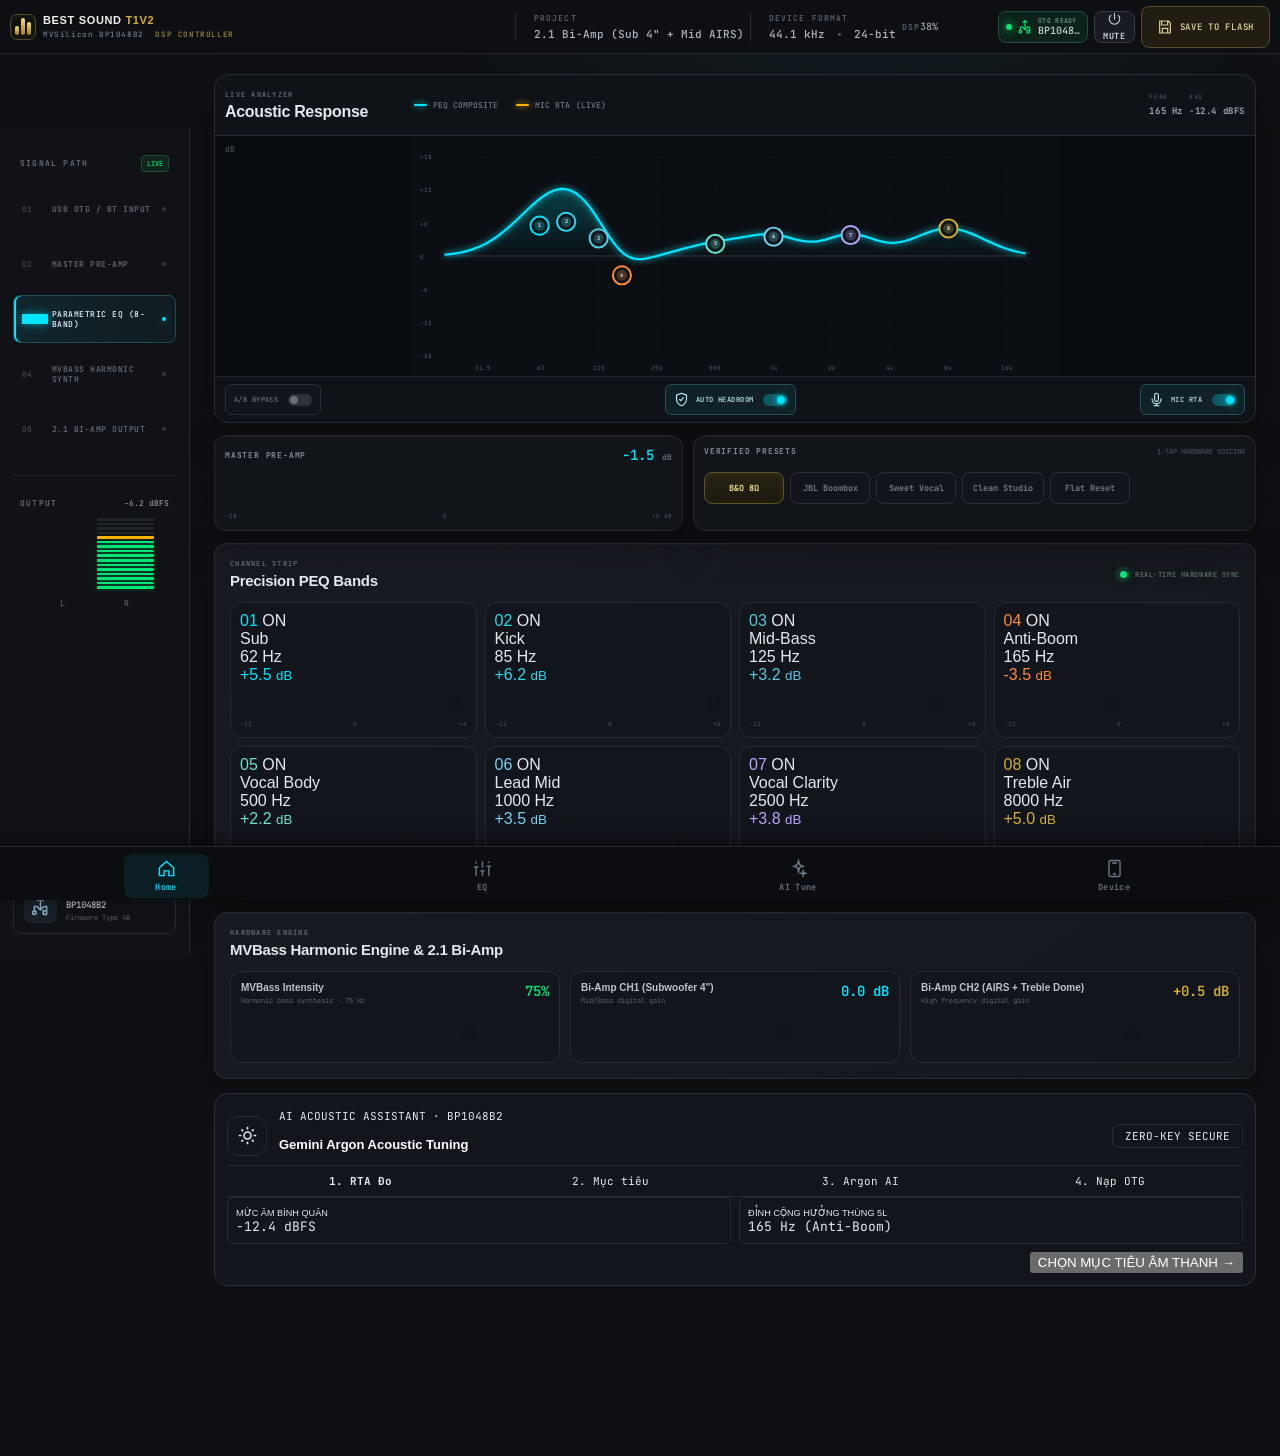
<file: Audio_And/peq_studio/index.html>
<!DOCTYPE html>
<html lang="vi">
<head>
  <meta charset="UTF-8">
  <meta name="viewport" content="width=device-width, initial-scale=1.0, maximum-scale=1.0, user-scalable=no, viewport-fit=cover">
  <title>BEST SOUND T1V2 — MVSilicon BP1048B2 DSP Controller</title>
  <style>

@import url('https://fonts.googleapis.com/css2?family=Inter:wght@400;500;600;700&family=JetBrains+Mono:wght@400;500;600&display=swap');


:root {
  color-scheme: dark;
  --bg: #0e1013;
  --surface: #171a20;
  --surface-2: #12151a;
  --border: #262b34;
  --muted: #7e8795;
  --text: #f4f7fb;
  --cyan: #00e5ff;
  --amber: #ffb300;
  --gold: #d4af37;
  --green: #00e676;
  --red: #ff5252;
  font-family: 'Inter', sans-serif;
  background: var(--bg);
  color: var(--text);
}

* {
  scrollbar-width: thin;
  scrollbar-color: #343b47 #101216;
}

@layer base {
  body {
    min-width: 320px;
    min-height: 100vh;
    background: var(--bg);
  }
  button,
  input,
  select {
    outline: none;
  }
  button {
    cursor: pointer;
  }
  button:focus-visible,
  input:focus-visible,
  select:focus-visible {
    box-shadow: 0 0 0 2px var(--cyan);
  }
}

.app-shell {
  min-height: 100vh;
  background: radial-gradient(circle at 67% -18%, #16242a 0, transparent 28%), var(--bg);
}
.topbar {
  height: 74px;
  display: flex;
  align-items: center;
  gap: 20px;
  padding: 0 24px;
  border-bottom: 1px solid var(--border);
  background: rgba(14, 16, 19, 0.92);
  position: sticky;
  top: 0;
  z-index: 50;
  backdrop-filter: blur(18px);
}
.brand {
  display: flex;
  align-items: center;
  gap: 11px;
  min-width: 235px;
}
.brand-mark {
  width: 30px;
  height: 30px;
  border: 1px solid #544b2c;
  border-radius: 8px;
  display: flex;
  align-items: end;
  justify-content: center;
  gap: 2px;
  padding: 6px;
  box-shadow: inset 0 0 12px #d4af3715;
}
.brand-mark span {
  width: 4px;
  border-radius: 2px;
  background: linear-gradient(#f6dd77, #a77c12);
}
.brand-mark span:nth-child(1) {
  height: 9px;
}
.brand-mark span:nth-child(2) {
  height: 17px;
}
.brand-mark span:nth-child(3) {
  height: 13px;
}
.brand-title {
  font-size: 13px;
  letter-spacing: 0.16em;
  font-weight: 700;
  color: #eef0f2;
  white-space: nowrap;
}
.brand-title strong {
  color: var(--gold);
}
.brand-sub {
  margin-top: 3px;
  color: #777f8b;
  font: 500 8px 'JetBrains Mono';
  letter-spacing: 0.08em;
}
.brand-sub span {
  color: #a18b43;
  margin-left: 6px;
}
.project-meta,
.format-meta {
  border-left: 1px solid var(--border);
  padding-left: 18px;
  display: flex;
  flex-direction: column;
  gap: 4px;
}
.project-meta span,
.format-meta span,
.cpu-meter span {
  font: 500 8px 'JetBrains Mono';
  letter-spacing: 0.14em;
  color: #606a78;
}
.project-meta strong,
.format-meta strong {
  font: 500 11px 'JetBrains Mono';
  color: #afb6c0;
}
.format-meta i {
  display: inline-block;
  width: 3px;
  height: 3px;
  border-radius: 50%;
  background: #515966;
  vertical-align: middle;
  margin: 0 6px;
}
.cpu-meter {
  width: 90px;
  margin-left: auto;
}
.cpu-meter > div:first-child {
  display: flex;
  justify-content: space-between;
  align-items: center;
}
.cpu-meter strong {
  font: 500 10px 'JetBrains Mono';
  color: #9ba3ae;
}
.meter-track {
  margin-top: 6px;
  height: 3px;
  background: #252a31;
  overflow: hidden;
  border-radius: 4px;
}
.meter-track i {
  display: block;
  height: 100%;
  background: var(--green);
  box-shadow: 0 0 8px #00e67688;
}
.connection-pill {
  min-width: 210px;
  height: 42px;
  padding: 0 12px;
  border: 1px solid #214b3b;
  background: #101d18;
  border-radius: 8px;
  display: flex;
  align-items: center;
  gap: 8px;
  color: #89a597;
}
.connection-pill > span:nth-of-type(2) {
  display: flex;
  flex-direction: column;
  text-align: left;
  font: 500 10px 'JetBrains Mono';
  color: #c5d5cd;
  line-height: 1.3;
}
.connection-pill small {
  font-size: 7px;
  letter-spacing: 0.12em;
  color: var(--green);
}
.live-dot {
  width: 7px;
  height: 7px;
  border-radius: 50%;
  background: var(--green);
  box-shadow:
    0 0 0 4px #00e67613,
    0 0 10px #00e67688;
  display: inline-block;
  flex: none;
  animation: pulse 2s infinite;
}
@keyframes pulse {
  50% {
    box-shadow:
      0 0 0 7px transparent,
      0 0 14px #00e676bb;
  }
}
.mute-button,
.save-button {
  height: 42px;
  border-radius: 8px;
  display: flex;
  align-items: center;
  justify-content: center;
  gap: 7px;
  font: 600 9px 'JetBrains Mono';
  letter-spacing: 0.08em;
}
.mute-button {
  width: 70px;
  flex-direction: column;
  gap: 1px;
  color: #ff8b8b;
  border: 1px solid #572c31;
  background: #241317;
}
.mute-button.active {
  background: var(--red);
  color: #fff;
  box-shadow: 0 0 20px #ff525244;
}
.save-button {
  padding: 0 15px;
  color: #decf93;
  border: 1px solid #544b2c;
  background: #211d12;
}
.save-button.saved {
  color: var(--green);
  border-color: #20533d;
  background: #102119;
}

.workspace {
  display: grid;
  grid-template-columns: 190px minmax(0, 1fr);
  min-height: calc(100vh - 74px);
}
.left-rail {
  border-right: 1px solid var(--border);
  background: #101216;
  padding: 20px 13px;
  display: flex;
  flex-direction: column;
  gap: 7px;
  position: sticky;
  top: 74px;
  height: calc(100vh - 74px);
}
.rail-heading {
  height: 30px;
  display: flex;
  align-items: center;
  justify-content: space-between;
  padding: 0 7px;
}
.rail-heading span {
  color: #68717e;
  font: 600 8px 'JetBrains Mono';
  letter-spacing: 0.15em;
}
.rail-heading i {
  color: var(--green);
  font: 500 7px 'JetBrains Mono';
  border: 1px solid #214a38;
  background: #12251c;
  border-radius: 4px;
  padding: 3px 5px;
}
.path-item {
  min-height: 48px;
  width: 100%;
  border: 1px solid transparent;
  border-radius: 7px;
  color: #67707d;
  background: transparent;
  display: grid;
  grid-template-columns: 26px 1fr 5px;
  gap: 4px;
  align-items: center;
  text-align: left;
  font: 500 8px 'JetBrains Mono';
  letter-spacing: 0.06em;
  padding: 0 8px;
}
.path-number {
  color: #424a56;
  font-size: 8px;
}
.path-item i {
  width: 4px;
  height: 4px;
  border-radius: 50%;
  background: #30353d;
}
.path-item.active {
  color: #eafaff;
  border-color: #1c4d57;
  background: linear-gradient(90deg, #10272d, #111b20);
  box-shadow: inset 2px 0 var(--cyan);
}
.path-item.active .path-number,
.path-item.active i {
  color: var(--cyan);
  background: var(--cyan);
  box-shadow: 0 0 8px #00e5ff99;
}
.output-meter {
  border-top: 1px solid #1f232a;
  margin-top: 15px;
  padding-top: 12px;
}
.output-meter strong {
  color: #8c96a3;
  font: 500 8px 'JetBrains Mono';
}
.stereo-bars {
  height: 75px;
  display: grid;
  grid-template-columns: repeat(2, 1fr);
  grid-auto-flow: column;
  grid-template-rows: repeat(16, 1fr);
  gap: 2px 6px;
  padding: 4px 22px 0;
  transform: rotate(180deg);
}
.stereo-bars i {
  background: #20242b;
  border-radius: 1px;
}
.stereo-bars i.lit {
  background: var(--green);
  box-shadow: 0 0 4px #00e67655;
}
.stereo-bars i:nth-child(12n) {
  background: var(--amber);
}
.lr-label {
  display: flex;
  justify-content: space-around;
  color: #68717e;
  font: 8px 'JetBrains Mono';
  padding: 5px 17px;
}
.device-card {
  border: 1px solid #242932;
  border-radius: 8px;
  padding: 10px;
  margin-top: auto;
  display: flex;
  align-items: center;
  gap: 9px;
}
.device-icon {
  width: 33px;
  height: 33px;
  border-radius: 7px;
  display: grid;
  place-items: center;
  background: #182028;
  color: #83a9bc;
}
.device-card div {
  display: flex;
  flex-direction: column;
}
.device-card small {
  color: #56606d;
  font: 6px 'JetBrains Mono';
  letter-spacing: 0.1em;
}
.device-card strong {
  color: #b9c0ca;
  font: 500 9px 'JetBrains Mono';
}
.device-card em {
  color: #575f69;
  font: normal 7px 'JetBrains Mono';
  margin-top: 2px;
}

.main-panel {
  max-width: 1240px;
  width: 100%;
  padding: 18px 22px 40px;
  margin: 0 auto;
}
.mobile-only {
  display: none;
}
.mobile-sensor-zone {
  display: none;
}
.mobile-app-nav {
  display: none;
}
.analyzer-card,
.control-row > div,
.peq-section,
.effects-section,
.studio-panel {
  border: 1px solid var(--border);
  background: linear-gradient(145deg, #171a20, #14171c);
  border-radius: 12px;
  overflow: hidden;
  box-shadow:
    inset 0 1px rgba(255, 255, 255, 0.025),
    0 15px 40px #0003;
}
.panel-header {
  min-height: 61px;
  padding: 11px 15px;
  display: flex;
  align-items: center;
  border-bottom: 1px solid var(--border);
}
.section-kicker {
  display: block;
  color: #60717c;
  font: 600 7px 'JetBrains Mono';
  letter-spacing: 0.18em;
  margin-bottom: 4px;
}
h1,
h2 {
  margin: 0;
  letter-spacing: -0.02em;
}
.panel-header h1 {
  font-size: 16px;
  font-weight: 600;
}
.legend {
  display: flex;
  gap: 18px;
  margin-left: 40px;
  color: #717b88;
  font: 500 8px 'JetBrains Mono';
}
.legend span {
  display: flex;
  align-items: center;
  gap: 6px;
}
.legend i {
  width: 13px;
  height: 2px;
  border-radius: 4px;
}
.legend .cyan {
  background: var(--cyan);
  box-shadow: 0 0 6px var(--cyan);
}
.legend .amber {
  background: var(--amber);
  box-shadow: 0 0 6px var(--amber);
}
.analyzer-stats {
  margin-left: auto;
  display: flex;
  gap: 18px;
}
.analyzer-stats span {
  display: flex;
  flex-direction: column;
  color: #56606d;
  font: 6px 'JetBrains Mono';
  letter-spacing: 0.1em;
}
.analyzer-stats strong {
  color: #9da5b0;
  font-size: 9px;
  margin-top: 4px;
}
.graph-wrap {
  height: 260px;
  position: relative;
  background: #0b0e12;
}
.spectrum {
  display: block;
  width: 100%;
  height: 100%;
}
.grid-line {
  stroke: #29303a;
  stroke-width: 1;
  opacity: 0.6;
  stroke-dasharray: 2 4;
}
.zero-line {
  stroke: #53606b;
  stroke-width: 1;
  opacity: 0.8;
}
.axis-label {
  font: 9px 'JetBrains Mono';
  fill: #545e6b;
}
.node-label {
  font: 600 8px 'JetBrains Mono';
  fill: #eaffff;
}
.graph-unit {
  position: absolute;
  z-index: 2;
  top: 8px;
  left: 10px;
  color: #505a67;
  font: 8px 'JetBrains Mono';
}
.mobile-hud {
  display: none;
}
.graph-toolbar {
  min-height: 46px;
  display: flex;
  align-items: center;
  gap: 7px;
  padding: 7px 10px;
  border-top: 1px solid #20252c;
}
.toggle-control {
  min-height: 31px;
  border: 1px solid #292f38;
  background: #111419;
  border-radius: 6px;
  padding: 0 8px;
  color: #687280;
  display: flex;
  align-items: center;
  gap: 7px;
  font: 500 7px 'JetBrains Mono';
  letter-spacing: 0.06em;
}
.toggle-control.on {
  color: #beeef2;
  border-color: #23505a;
  background: #102127;
}
.switch {
  width: 24px;
  height: 12px;
  border-radius: 10px;
  background: #2c323b;
  padding: 2px;
  margin-left: 3px;
  transition: 0.2s;
}
.switch span {
  display: block;
  width: 8px;
  height: 8px;
  border-radius: 50%;
  background: #67717d;
  transition: 0.2s;
}
.toggle-control.on .switch {
  background: #0d5963;
}
.toggle-control.on .switch span {
  transform: translateX(12px);
  background: var(--cyan);
  box-shadow: 0 0 7px #00e5ff;
}

.control-row {
  display: grid;
  grid-template-columns: 0.9fr 1.3fr;
  gap: 10px;
  margin-top: 10px;
}
.preamp-card,
.preset-card {
  padding: 13px 15px;
}
.control-label {
  display: flex;
  justify-content: space-between;
  align-items: center;
  margin-bottom: 12px;
}
.control-label > span {
  color: #8d96a2;
  font: 600 8px 'JetBrains Mono';
  letter-spacing: 0.1em;
}
.control-label strong {
  color: var(--cyan);
  font: 600 14px 'JetBrains Mono';
}
.control-label strong small {
  font-size: 8px;
  color: #68737f;
}
.control-label > small {
  color: #4f5865;
  font: 7px 'JetBrains Mono';
}
.precision-slider {
  width: 100%;
  height: 18px;
  appearance: none;
  background: transparent;
  cursor: pointer;
}
.precision-slider::-webkit-slider-runnable-track {
  height: 3px;
  border-radius: 4px;
  background: linear-gradient(
    to right,
    var(--accent) 0 var(--progress),
    #343a44 var(--progress) 100%
  );
}
.precision-slider::-webkit-slider-thumb {
  appearance: none;
  width: 14px;
  height: 14px;
  margin-top: -5.5px;
  border: 3px solid #101318;
  border-radius: 50%;
  background: var(--accent);
  box-shadow:
    0 0 0 1px var(--accent),
    0 0 9px color-mix(in srgb, var(--accent) 45%, transparent);
}
.precision-slider::-moz-range-track {
  height: 3px;
  background: #343a44;
}
.precision-slider::-moz-range-progress {
  height: 3px;
  background: var(--accent);
}
.precision-slider::-moz-range-thumb {
  width: 10px;
  height: 10px;
  border: 3px solid #101318;
  border-radius: 50%;
  background: var(--accent);
}
.range-label,
.band-scale {
  display: flex;
  justify-content: space-between;
  color: #4e5662;
  font: 6px 'JetBrains Mono';
}
.preset-list {
  display: flex;
  gap: 6px;
}
.preset-list button {
  height: 30px;
  flex: 1;
  padding: 0 7px;
  white-space: nowrap;
  border: 1px solid #292f37;
  border-radius: 6px;
  background: #111419;
  color: #777f8b;
  font: 500 7px 'JetBrains Mono';
}
.preset-list button.active {
  color: #ffe995;
  border-color: #5e5127;
  background: linear-gradient(#282313, #1b190f);
  box-shadow: inset 0 0 8px #d4af3711;
}

.peq-section,
.effects-section {
  margin-top: 10px;
  padding: 15px;
}
.section-title-row {
  display: flex;
  align-items: center;
  justify-content: space-between;
  margin-bottom: 13px;
}
.section-title-row h2 {
  font-size: 15px;
  font-weight: 600;
}
.section-status {
  display: flex;
  align-items: center;
  gap: 8px;
  color: #5f776b;
  font: 500 7px 'JetBrains Mono';
  letter-spacing: 0.08em;
}
.mobile-band-grid {
  display: none;
}
.peq-table {
  border: 1px solid #292f37;
  border-radius: 8px;
  overflow: hidden;
}
.peq-table-head,
.peq-table-row {
  display: grid;
  grid-template-columns: 0.6fr 0.7fr 1.1fr 1.2fr 1fr 0.8fr 1.6fr;
  align-items: center;
}
.peq-table-head {
  min-height: 28px;
  padding: 0 10px;
  background: #111419;
  color: #535d69;
  font: 600 7px 'JetBrains Mono';
  letter-spacing: 0.08em;
}
.peq-table-row {
  min-height: 36px;
  padding: 0 10px;
  border-top: 1px solid #252a32;
  color: #858e9a;
  font: 500 8px 'JetBrains Mono';
}
.peq-table-row:hover,
.peq-table-row.selected {
  background: #192127;
}
.peq-table-row.selected {
  box-shadow: inset 2px 0 var(--cyan);
}
.table-band {
  color: #b5bec9;
  display: flex;
  align-items: center;
  gap: 8px;
}
.table-band i {
  width: 7px;
  height: 7px;
  border-radius: 50%;
  box-shadow: 0 0 7px currentColor;
}
.mini-switch {
  width: 24px;
  height: 12px;
  border-radius: 8px;
  background: #17454c;
  padding: 2px;
}
.mini-switch i {
  display: block;
  width: 8px;
  height: 8px;
  border-radius: 50%;
  background: var(--cyan);
  transform: translateX(12px);
}
.select-button {
  width: 58px;
  height: 21px;
  display: flex;
  justify-content: space-between;
  align-items: center;
  padding: 0 7px;
  border: 1px solid #313740;
  background: #12151a;
  border-radius: 4px;
  color: #8b949f;
  font: 7px 'JetBrains Mono';
}
.numeric-cell {
  color: #b7c0ca;
}
.numeric-cell.gain {
  color: var(--cyan);
}
.numeric-cell.negative {
  color: #ff9051;
}
.desc-cell {
  color: #676f7a;
}

.effect-grid {
  display: grid;
  grid-template-columns: repeat(3, 1fr);
  gap: 8px;
}
.effect-card {
  border: 1px solid #292f37;
  background: #111419;
  border-radius: 8px;
  padding: 12px;
}
.effect-card-top {
  display: flex;
  justify-content: space-between;
  align-items: flex-start;
  margin-bottom: 11px;
}
.effect-card-top span {
  display: flex;
  flex-direction: column;
}
.effect-card-top strong {
  color: #bdc4cd;
  font-size: 10px;
}
.effect-card-top small {
  color: #59626e;
  font: 7px 'JetBrains Mono';
  margin-top: 3px;
}
.effect-card-top b {
  font: 600 14px 'JetBrains Mono';
}
.studio-cta {
  display: none;
}

.studio-panel {
  margin-top: 10px;
  padding: 15px;
}
.studio-panel-top {
  display: flex;
  justify-content: space-between;
  margin-bottom: 12px;
}
.studio-panel-top h2 {
  font-size: 15px;
}
.close-studio {
  display: none;
}
.studio-graph {
  height: 360px;
  border: 1px solid #292f37;
  border-radius: 8px;
  overflow: hidden;
}
.studio-controls {
  display: grid;
  grid-template-columns: 1.2fr 1fr 0.8fr;
  gap: 8px;
  margin-top: 8px;
}
.studio-controls > div {
  border: 1px solid #292f37;
  background: #111419;
  border-radius: 8px;
  padding: 12px;
}
.studio-control-title {
  color: #92a0ab;
  display: flex;
  align-items: center;
  gap: 8px;
  margin-bottom: 12px;
}
.studio-control-title span {
  display: flex;
  flex-direction: column;
  font: 600 8px 'JetBrains Mono';
  letter-spacing: 0.08em;
}
.studio-control-title small {
  color: #515b66;
  font-size: 6px;
  margin-top: 2px;
}
.generator-panel .toggle-control {
  display: inline-flex;
  margin-right: 5px;
}
.tone-buttons {
  display: flex;
  gap: 5px;
  margin-top: 8px;
}
.tone-buttons button {
  flex: 1;
  border: 1px solid #292f37;
  background: #171a20;
  border-radius: 5px;
  color: #aeb7c2;
  font: 500 8px 'JetBrains Mono';
  padding: 6px;
}
.tone-buttons small {
  display: block;
  color: #525c68;
  font-size: 6px;
  margin-top: 2px;
}
.rta-panel label {
  display: grid;
  grid-template-columns: 1fr 1.2fr;
  align-items: center;
  gap: 7px;
  margin-bottom: 7px;
  color: #59636f;
  font: 600 7px 'JetBrains Mono';
}
.rta-panel select {
  width: 100%;
  height: 28px;
  border: 1px solid #303741;
  border-radius: 5px;
  color: #aab3be;
  background: #171a20;
  padding: 0 7px;
  font: 7px 'JetBrains Mono';
}
.autotune-button,
.export-button {
  width: 100%;
  height: 32px;
  border: 1px solid #17616b;
  border-radius: 5px;
  background: linear-gradient(135deg, #0e4851, #12343b);
  color: #bff9ff;
  display: flex;
  gap: 7px;
  align-items: center;
  justify-content: center;
  font: 600 7px 'JetBrains Mono';
  letter-spacing: 0.07em;
}
.export-panel p {
  color: #626b77;
  font-size: 8px;
  line-height: 1.5;
  margin: 0 0 10px;
}
.export-button {
  border-color: #5b4c22;
  background: linear-gradient(135deg, #3b3218, #24200f);
  color: #ead47b;
}

.mute-banner {
  position: fixed;
  z-index: 80;
  left: 50%;
  bottom: 20px;
  transform: translateX(-50%);
  height: 36px;
  border: 1px solid #6a3035;
  border-radius: 7px;
  background: #281519ee;
  padding: 0 16px;
  display: flex;
  align-items: center;
  gap: 9px;
  color: #ff9292;
  font: 600 8px 'JetBrains Mono';
  box-shadow: 0 8px 30px #0009;
}
.modal-backdrop {
  position: fixed;
  inset: 0;
  z-index: 100;
  display: grid;
  place-items: center;
  background: #050608cc;
  backdrop-filter: blur(10px);
  padding: 20px;
}
.export-modal {
  width: min(480px, 100%);
  border: 1px solid #343a44;
  border-radius: 12px;
  background: #171a20;
  padding: 20px;
  box-shadow: 0 30px 80px #000;
}
.modal-head {
  display: flex;
  justify-content: space-between;
}
.modal-head h2 {
  font-size: 18px;
}
.modal-head > button {
  width: 30px;
  height: 30px;
  border: 1px solid #343a44;
  border-radius: 6px;
  color: #8d96a2;
  background: #111419;
  font-size: 20px;
}
.export-modal > p {
  color: #68717d;
  font: 8px 'JetBrains Mono';
  margin: 10px 0 16px;
}
.export-options {
  display: grid;
  gap: 7px;
}
.export-options > button {
  min-height: 58px;
  display: grid;
  grid-template-columns: 1fr auto;
  padding: 10px 12px;
  text-align: left;
  border: 1px solid #2c323b;
  background: #111419;
  border-radius: 7px;
  color: #c8d0da;
}
.export-options button > span {
  display: flex;
  align-items: center;
  gap: 8px;
}
.export-options button small {
  grid-column: 1;
  padding-left: 32px;
  color: #5d6672;
  font: 7px 'JetBrains Mono';
}
.export-options button > svg {
  grid-column: 2;
  grid-row: 1 / 3;
  align-self: center;
  color: #626c78;
}

@media (max-width: 1050px) {
  .project-meta,
  .format-meta,
  .cpu-meter,
  .save-button {
    display: none;
  }
  .connection-pill {
    margin-left: auto;
  }
  .workspace {
    grid-template-columns: 1fr;
  }
  .left-rail {
    display: none;
  }
}

@media (max-width: 700px) {
  .app-shell {
    background: radial-gradient(circle at 50% 0, #15242a 0, transparent 25%), var(--bg);
    padding-bottom: calc(94px + env(safe-area-inset-bottom));
  }
  .topbar {
    height: calc(64px + max(env(safe-area-inset-top), 20px));
    padding: max(env(safe-area-inset-top), 20px) 12px 0;
    gap: 8px;
    position: sticky;
    align-items: center;
    background: rgba(8, 10, 13, 0.96);
    box-shadow: 0 8px 30px #0006;
  }
  .mobile-sensor-zone {
    display: block;
    position: absolute;
    pointer-events: none;
    z-index: 2;
    width: 102px;
    height: 25px;
    top: max(calc(env(safe-area-inset-top) - 32px), 5px);
    left: 50%;
    transform: translateX(-50%);
    border: 1px solid #16191e;
    border-radius: 18px;
    background: #030405;
    box-shadow:
      inset 0 -1px #101319,
      0 2px 7px #000;
  }
  .mobile-sensor-zone span {
    position: absolute;
    right: 9px;
    top: 8px;
    width: 7px;
    height: 7px;
    border-radius: 50%;
    background: #080b0e;
    box-shadow:
      inset 0 0 0 2px #10171c,
      0 0 4px #0a2934;
  }
  .brand {
    min-width: 0;
    flex: 1;
  }
  .brand-mark {
    width: 28px;
    height: 28px;
  }
  .brand-title {
    font-size: 11px;
    letter-spacing: 0.1em;
  }
  .brand-sub {
    font-size: 7px;
  }
  .brand-sub span {
    display: none;
  }
  .connection-pill {
    min-width: 0;
    width: 38px;
    height: 36px;
    padding: 0;
    justify-content: center;
    border-color: #1f4e3c;
  }
  .connection-pill > span:not(.live-dot),
  .connection-pill > svg:last-child {
    display: none;
  }
  .connection-pill .live-dot {
    position: absolute;
    margin: -25px -27px 0 0;
    width: 6px;
    height: 6px;
  }
  .mute-button {
    width: 40px;
    height: 36px;
  }
  .mute-button span {
    font-size: 6px;
  }
  .main-panel {
    padding: 16px 12px calc(32px + env(safe-area-inset-bottom));
    max-width: 520px;
  }
  .mobile-only {
    display: block;
  }
  .mobile-head {
    margin: 2px 2px 14px;
    scroll-margin-top: calc(94px + env(safe-area-inset-top));
  }
  .mobile-head .eyebrow {
    color: #628077;
    font: 600 7px 'JetBrains Mono';
    letter-spacing: 0.15em;
    display: flex;
    align-items: center;
    gap: 8px;
  }
  .mobile-head h1 {
    font-size: 24px;
    margin-top: 8px;
  }
  .mobile-title-line {
    display: flex;
    align-items: flex-end;
    justify-content: space-between;
    gap: 12px;
  }
  .mobile-profile-badge {
    max-width: 132px;
    overflow: hidden;
    padding: 7px 9px;
    border: 1px solid #3e3923;
    border-radius: 10px;
    background: #1c190f;
    color: #d8c66d;
    font: 600 7px 'JetBrains Mono';
    text-overflow: ellipsis;
    white-space: nowrap;
    box-shadow: inset 0 1px #4d4528;
  }
  .mobile-profile-badge small {
    display: block;
    margin-bottom: 2px;
    color: #6f6744;
    font-size: 5px;
    letter-spacing: 0.08em;
  }
  .mobile-head p {
    margin: 4px 0 0;
    color: #707987;
    font-size: 11px;
  }
  .mobile-mode-rack {
    margin-bottom: 10px;
    padding: 12px 12px 9px;
    border: 1px solid #292e35;
    border-radius: 18px;
    background:
      radial-gradient(circle at 50% 45%, #1b1f24 0, transparent 42%),
      linear-gradient(145deg, #1b1e22, #0d0f12);
    box-shadow:
      inset 0 1px #363a3f,
      inset 0 -12px 24px #05060788,
      0 10px 22px #0007;
  }
  .mode-rack-head {
    display: flex;
    align-items: flex-start;
    justify-content: space-between;
  }
  .mode-rack-head > div {
    display: flex;
    flex-direction: column;
  }
  .mode-rack-head span {
    color: #8e959d;
    font: 600 7px 'JetBrains Mono';
    letter-spacing: 0.14em;
  }
  .mode-rack-head small {
    color: #454b53;
    font: 6px 'JetBrains Mono';
    margin-top: 3px;
  }
  .mode-rack-head strong {
    display: flex;
    align-items: center;
    gap: 5px;
    color: #66736c;
    font: 500 6px 'JetBrains Mono';
  }
  .mode-rack-head strong i {
    width: 6px;
    height: 6px;
    border-radius: 50%;
    background: var(--green);
    box-shadow: 0 0 9px var(--green);
  }
  .mode-switches {
    display: grid;
    grid-template-columns: repeat(3, 1fr);
    gap: 11px;
    padding: 12px 20px 11px;
  }
  .mode-switches button {
    min-width: 0;
    height: 74px;
    padding: 8px 5px 6px;
    border: 1px solid #090b0d;
    border-radius: 23px;
    background: linear-gradient(90deg, #090b0d, #171a1e 48%, #080a0c);
    box-shadow:
      inset 0 0 0 1px #282c31,
      inset 0 -8px 12px #0009,
      0 5px 9px #000a;
    color: #565d65;
    display: flex;
    flex-direction: column;
    align-items: center;
    justify-content: space-between;
  }
  .mode-switches button > span {
    font: 600 8px 'JetBrains Mono';
    letter-spacing: 0.08em;
  }
  .mode-switches button > i {
    position: relative;
    width: 23px;
    height: 23px;
    display: grid;
    place-items: center;
    border: 1px solid #262a2f;
    border-radius: 50%;
    background: #090b0d;
    box-shadow: inset 0 2px 5px #000;
  }
  .mode-switches button > i b {
    width: 7px;
    height: 7px;
    border: 1px solid #343a40;
    border-radius: 50%;
    background: #111419;
  }
  .mode-switches button small {
    color: #343a42;
    font: 5px 'JetBrains Mono';
    letter-spacing: 0.05em;
  }
  .mode-switches button.active {
    color: #a4abb1;
    border-color: #13171a;
    box-shadow:
      inset 0 0 0 1px #34383d,
      inset 0 -8px 12px #0009,
      0 5px 9px #000a;
  }
  .mode-switches button.active > i b {
    border-color: #5bff45;
    background: #72ff54;
    box-shadow:
      0 0 6px #40ff20,
      0 0 14px #40ff20aa;
  }
  .mode-switches button.active.warm > i b {
    border-color: #ff8d2e;
    background: #ff710b;
    box-shadow:
      0 0 6px #ff710b,
      0 0 14px #ff710b99;
  }
  .mode-rack-footer {
    min-height: 25px;
    display: flex;
    align-items: center;
    justify-content: space-around;
    border-top: 1px solid #20242a;
    color: #454c54;
    font: 500 5px 'JetBrains Mono';
    letter-spacing: 0.04em;
  }
  .mode-rack-footer span {
    display: flex;
    align-items: center;
    gap: 4px;
  }
  .mode-rack-footer i {
    width: 4px;
    height: 4px;
    border-radius: 50%;
    background: #32373d;
  }
  .mode-rack-footer i.active {
    background: var(--green);
    box-shadow: 0 0 6px var(--green);
  }
  .panel-header {
    min-height: 50px;
    padding: 9px 11px;
  }
  .panel-header h1 {
    font-size: 13px;
  }
  .legend {
    margin-left: auto;
    gap: 10px;
  }
  .legend span {
    font-size: 6px;
  }
  .analyzer-stats {
    display: none;
  }
  .graph-wrap {
    height: 205px;
  }
  .mobile-hud {
    display: flex;
    position: absolute;
    top: 10px;
    left: 10px;
    right: auto;
    padding: 6px 7px;
    gap: 6px;
    align-items: center;
    border: 1px solid #384047;
    border-radius: 5px;
    background: #13171cdd;
    font: 500 6px 'JetBrains Mono';
    color: #717b87;
  }
  .mobile-hud strong {
    color: #c8d0d8;
  }
  .mobile-hud em {
    color: #ff8a3d;
    font-style: normal;
  }
  .mobile-hud small {
    font-size: 6px;
  }
  .graph-toolbar {
    justify-content: space-between;
    gap: 4px;
  }
  .toggle-control {
    padding: 0 6px;
    gap: 4px;
    font-size: 6px;
  }
  .graph-toolbar .switch {
    width: 20px;
  }
  .graph-toolbar .toggle-control.on .switch span {
    transform: translateX(8px);
  }
  .control-row {
    grid-template-columns: 1fr;
  }
  .preamp-card,
  .preset-card {
    padding: 12px;
  }
  .preset-list {
    overflow-x: auto;
    padding-bottom: 2px;
  }
  .preset-list button {
    flex: none;
    min-width: 82px;
  }
  .peq-section,
  .effects-section {
    padding: 13px 11px;
    scroll-margin-top: calc(92px + env(safe-area-inset-top));
  }
  .section-title-row h2 {
    font-size: 14px;
  }
  .section-status {
    display: none;
  }
  .mobile-band-grid {
    display: grid;
    grid-template-columns: repeat(2, minmax(0, 1fr));
    gap: 7px;
  }
  .peq-table {
    display: none;
  }
  .fader-hint {
    margin: -7px 0 11px;
    color: #4d555e;
    font: 6px 'JetBrains Mono';
  }
  .band-card {
    min-height: 152px;
    border: 1px solid #292f37;
    border-radius: 14px;
    background:
      linear-gradient(90deg, transparent, #ffffff05 48%, transparent),
      linear-gradient(145deg, #181b1f, #0c0e11);
    padding: 10px;
    position: relative;
    overflow: hidden;
    box-shadow:
      inset 0 1px #30343a,
      inset 0 -9px 18px #05060788,
      0 6px 12px #0005;
  }
  .band-card.resonance {
    border-color: #603b27;
    background: linear-gradient(145deg, #211914, #131416);
    box-shadow: inset 0 0 20px #ff8a3d0a;
  }
  .band-card-head {
    display: flex;
    justify-content: space-between;
  }
  .band-index {
    font: 600 8px 'JetBrains Mono';
  }
  .band-enabled {
    color: #55606b;
    font: 6px 'JetBrains Mono';
    display: flex;
    align-items: center;
    gap: 4px;
  }
  .band-enabled i {
    width: 5px;
    height: 5px;
    border-radius: 50%;
  }
  .band-name {
    margin-top: 10px;
    color: #8b949f;
    font-size: 9px;
  }
  .band-freq {
    margin-top: 2px;
    font: 600 13px 'JetBrains Mono';
    color: #d3d9df;
  }
  .band-value {
    margin-top: 9px;
    font: 600 15px 'JetBrains Mono';
  }
  .band-value small {
    font-size: 7px;
  }
  .band-card .precision-slider {
    margin-top: 6px;
  }
  .band-scale i {
    font-style: normal;
    color: #69727c;
  }
  .effect-grid {
    grid-template-columns: 1fr;
  }
  .effect-card {
    padding: 13px;
  }
  .studio-cta {
    width: 100%;
    min-height: 64px;
    margin-top: 10px;
    border: 1px solid #16728a;
    border-radius: 10px;
    padding: 0 13px;
    display: grid;
    grid-template-columns: 35px 1fr 18px;
    align-items: center;
    text-align: left;
    gap: 10px;
    background: linear-gradient(120deg, #063c50, #0a6575);
    color: #d4faff;
    box-shadow:
      inset 0 1px #47c7e244,
      0 8px 25px #006b8330;
  }
  #ai-calibration {
    scroll-margin-top: calc(92px + env(safe-area-inset-top));
  }
  .mobile-app-nav {
    position: fixed;
    z-index: 85;
    right: 10px;
    bottom: max(8px, env(safe-area-inset-bottom));
    left: 10px;
    display: grid;
    grid-template-columns: repeat(4, 1fr);
    min-height: 68px;
    padding: 7px 8px;
    border: 1px solid #30363f;
    border-radius: 21px;
    background: rgba(14, 17, 21, 0.94);
    box-shadow:
      inset 0 1px rgba(255, 255, 255, 0.06),
      0 16px 42px #000d;
    backdrop-filter: blur(22px);
  }
  .mobile-app-nav button {
    position: relative;
    min-width: 0;
    min-height: 52px;
    border: 0;
    border-radius: 15px;
    background: transparent;
    color: #5e6874;
    display: flex;
    flex-direction: column;
    align-items: center;
    justify-content: center;
    gap: 4px;
    transition:
      color 0.2s ease,
      background 0.2s ease,
      transform 0.2s ease;
  }
  .mobile-app-nav button:active {
    transform: scale(0.94);
  }
  .mobile-app-nav button span {
    font: 600 7px 'JetBrains Mono';
  }
  .mobile-app-nav button.active {
    color: #bdfaff;
    background: linear-gradient(145deg, #12333b, #10242a);
    box-shadow:
      inset 0 0 0 1px #1b5864,
      inset 0 1px #2d7580;
  }
  .mobile-app-nav button.active::before {
    position: absolute;
    top: 3px;
    width: 18px;
    height: 2px;
    border-radius: 4px;
    background: var(--cyan);
    box-shadow: 0 0 8px var(--cyan);
    content: '';
  }
  .cta-icon {
    width: 34px;
    height: 34px;
    display: grid;
    place-items: center;
    border: 1px solid #63e6ff44;
    border-radius: 8px;
    background: #001d26aa;
  }
  .studio-cta > span:nth-child(2) {
    font: 600 8px/1.4 'JetBrains Mono';
    letter-spacing: 0.04em;
  }
  .studio-cta small {
    display: block;
    color: #75b7c3;
    font-size: 6px;
    margin-bottom: 2px;
  }
  .studio-panel {
    display: none;
  }
  .mobile-studio-open .topbar,
  .mobile-studio-open .mobile-head,
  .mobile-studio-open .analyzer-card,
  .mobile-studio-open .control-row,
  .mobile-studio-open .peq-section,
  .mobile-studio-open .effects-section,
  .mobile-studio-open .studio-cta {
    display: none;
  }
  .mobile-studio-open .mobile-app-nav {
    display: none;
  }
  .mobile-studio-open .main-panel {
    max-width: none;
    padding: 0;
  }
  .mobile-studio-open .studio-panel {
    display: block;
    min-height: 100vh;
    margin: 0;
    border: 0;
    border-radius: 0;
    padding: 14px 12px;
  }
  .mobile-studio-open .studio-panel-top {
    position: sticky;
    top: 0;
    z-index: 5;
    padding: 6px 0 12px;
    background: #171a20;
  }
  .mobile-studio-open .close-studio {
    display: block;
    border: 1px solid #353c46;
    border-radius: 6px;
    background: #111419;
    color: #89939f;
    padding: 0 10px;
    font: 600 7px 'JetBrains Mono';
  }
  .mobile-studio-open .studio-graph {
    height: 320px;
  }
  .mobile-studio-open .studio-controls {
    grid-template-columns: 1fr;
  }
  .mute-banner {
    left: 12px;
    right: 12px;
    bottom: 12px;
    transform: none;
    height: auto;
    min-height: 40px;
    justify-content: center;
    text-align: center;
    font-size: 7px;
  }
}

@media (min-width: 701px) and (max-height: 820px) {
  .graph-wrap {
    height: 220px;
  }
  .studio-graph {
    height: 300px;
  }
}

@media (prefers-reduced-motion: reduce) {
  *,
  *::before,
  *::after {
    animation-duration: 0.01ms !important;
    animation-iteration-count: 1 !important;
    scroll-behavior: auto !important;
  }
}

.figma-custom-code-fragment {
  display: contents;
}
.figma-bypass-link {
  position: fixed;
  top: 8px;
  left: 8px;
  z-index: 2147483647;
  transform: translateY(-150%);
  border-radius: 6px;
  background: #111827;
  color: #fff;
  padding: 8px 12px;
  font:
    600 14px/1.2 system-ui,
    sans-serif;
  text-decoration: none;
}
.figma-bypass-link:focus {
  transform: translateY(0);
}


    /* Embedded utility classes for AI Calibration panel */
    .flex { display: flex; }
    .flex-col { flex-direction: column; }
    .items-center { align-items: center; }
    .justify-between { justify-content: space-between; }
    .justify-center { justify-content: center; }
    .justify-end { justify-content: flex-end; }
    .flex-wrap { flex-wrap: wrap; }
    .gap-1 { gap: 4px; }
    .gap-2 { gap: 8px; }
    .gap-3 { gap: 12px; }
    .gap-4 { gap: 16px; }
    .grid { display: grid; }
    .grid-cols-2 { grid-template-columns: repeat(2, minmax(0, 1fr)); }
    .grid-cols-4 { grid-template-columns: repeat(4, minmax(0, 1fr)); }
    .p-2 { padding: 8px; }
    .p-3 { padding: 12px; }
    .p-4 { padding: 16px; }
    .px-3 { padding-left: 12px; padding-right: 12px; }
    .px-4 { padding-left: 16px; padding-right: 16px; }
    .py-1 { padding-top: 4px; padding-bottom: 4px; }
    .py-2 { padding-top: 8px; padding-bottom: 8px; }
    .py-4 { padding-top: 16px; padding-bottom: 16px; }
    .mt-1 { margin-top: 4px; }
    .mt-2 { margin-top: 8px; }
    .mt-3 { margin-top: 12px; }
    .mt-4 { margin-top: 16px; }
    .mb-2 { margin-bottom: 8px; }
    .mb-3 { margin-bottom: 12px; }
    .rounded { border-radius: 6px; }
    .rounded-lg { border-radius: 8px; }
    .rounded-xl { border-radius: 12px; }
    .rounded-full { border-radius: 9999px; }
    .border { border: 1px solid #262b34; }
    .border-b { border-bottom: 1px solid #262b34; }
    .border-t { border-top: 1px solid #262b34; }
    .font-mono { font-family: 'JetBrains Mono', monospace, monospace; }
    .font-semibold { font-weight: 600; }
    .font-bold { font-weight: 700; }
    .text-xs { font-size: 11px; }
    .text-sm { font-size: 13px; }
    .text-white { color: #ffffff; }
    .w-full { width: 100%; }
    .size-10 { width: 40px; height: 40px; }
    .place-items-center { place-items: center; }
    .text-center { text-align: center; }
    .text-left { text-align: left; }
    .cursor-pointer { cursor: pointer; }
    .overflow-hidden { overflow: hidden; }
    .transition { transition: all 0.2s ease; }

/* ==========================================================================
   BULLETPROOF RESPONSIVE & MOBILE-FIRST STUDIO STYLES
   Designed for MVSilicon BP1048B2 DSP Studio on all screen sizes:
   Phones (320px - 430px), Foldables, Tablets (600px - 900px), and Desktops.
   ========================================================================== */

*, *::before, *::after {
  box-sizing: border-box !important;
}

html, body {
  width: 100% !important;
  max-width: 100vw !important;
  overflow-x: hidden !important;
  margin: 0 !important;
  padding: 0 !important;
  -webkit-text-size-adjust: 100% !important;
  text-size-adjust: 100% !important;
  background: #0e1013 !important;
  color: #e2e8f0 !important;
  font-family: -apple-system, BlinkMacSystemFont, "Segoe UI", Roboto, Helvetica, Arial, sans-serif !important;
}

.app-shell {
  width: 100% !important;
  max-width: 100vw !important;
  overflow-x: hidden !important;
  box-sizing: border-box !important;
  padding-bottom: calc(76px + env(safe-area-inset-bottom, 16px)) !important;
  min-height: 100vh !important;
}

/* TOPBAR */
.topbar {
  width: 100% !important;
  max-width: 100vw !important;
  height: 54px !important;
  min-height: 54px !important;
  padding: 0 10px !important;
  margin: 0 !important;
  display: flex !important;
  align-items: center !important;
  justify-content: space-between !important;
  gap: 6px !important;
  position: sticky !important;
  top: 0 !important;
  z-index: 90 !important;
  background: rgba(14, 16, 19, 0.98) !important;
  backdrop-filter: blur(16px) !important;
  border-bottom: 1px solid #232830 !important;
  box-sizing: border-box !important;
  overflow: hidden !important;
}

.mobile-sensor-zone {
  display: none !important;
}

.brand {
  display: flex !important;
  align-items: center !important;
  gap: 7px !important;
  min-width: 0 !important;
  flex: 1 1 auto !important;
  max-width: 175px !important;
  overflow: hidden !important;
}

.brand-mark {
  width: 26px !important;
  height: 26px !important;
  min-width: 26px !important;
  border-radius: 7px !important;
  padding: 4px !important;
  flex-shrink: 0 !important;
  border: 1px solid #544b2c !important;
}

.brand-title {
  font-size: 11px !important;
  letter-spacing: 0.06em !important;
  white-space: nowrap !important;
  overflow: hidden !important;
  text-overflow: ellipsis !important;
  line-height: 1.2 !important;
  font-weight: 700 !important;
}

.brand-title strong {
  color: #d4af37 !important;
}

.brand-sub {
  font-size: 7.5px !important;
  color: #717d8c !important;
  white-space: nowrap !important;
  overflow: hidden !important;
  text-overflow: ellipsis !important;
  line-height: 1.1 !important;
  font-family: 'JetBrains Mono', monospace !important;
}

.brand-sub span {
  display: none !important;
}

/* Desktop-only topbar widgets hidden on mobile/tablet */
.project-meta,
.format-meta,
.cpu-meter,
.save-button {
  display: none !important;
}

@media (min-width: 1100px) {
  .brand {
    max-width: none !important;
  }
  .brand-sub span {
    display: inline !important;
  }
  .project-meta,
  .format-meta,
  .cpu-meter,
  .save-button {
    display: flex !important;
  }
}

/* Connection Pill in Topbar */
.connection-pill {
  display: inline-flex !important;
  align-items: center !important;
  gap: 5px !important;
  padding: 4px 7px !important;
  height: 32px !important;
  width: auto !important;
  min-width: 0 !important;
  max-width: 90px !important;
  border-radius: 8px !important;
  border: 1px solid #1f4e3c !important;
  background: #0d221a !important;
  color: #00e676 !important;
  font: 700 8.5px 'JetBrains Mono', monospace !important;
  white-space: nowrap !important;
  overflow: hidden !important;
  flex-shrink: 0 !important;
  cursor: pointer !important;
  box-sizing: border-box !important;
}

.connection-pill .live-dot {
  width: 6px !important;
  height: 6px !important;
  min-width: 6px !important;
  border-radius: 50% !important;
  background: #00e676 !important;
  box-shadow: 0 0 8px #00e676 !important;
  flex-shrink: 0 !important;
}

.connection-pill > span {
  display: flex !important;
  flex-direction: column !important;
  line-height: 1.1 !important;
  text-align: left !important;
  overflow: hidden !important;
  text-overflow: ellipsis !important;
}

.connection-pill small {
  font-size: 6.5px !important;
  color: #69a785 !important;
  letter-spacing: 0.05em !important;
  white-space: nowrap !important;
  overflow: hidden !important;
  text-overflow: ellipsis !important;
}

.connection-pill #txtConnName {
  white-space: nowrap !important;
  overflow: hidden !important;
  text-overflow: ellipsis !important;
}

.connection-pill > svg {
  flex-shrink: 0 !important;
}

/* Mute button */
.mute-button {
  display: inline-flex !important;
  align-items: center !important;
  justify-content: center !important;
  gap: 4px !important;
  height: 32px !important;
  width: auto !important;
  min-width: 0 !important;
  padding: 0 8px !important;
  border-radius: 8px !important;
  border: 1px solid #363d47 !important;
  background: #181c22 !important;
  color: #cbd5e1 !important;
  font: 700 8.5px 'JetBrains Mono', monospace !important;
  flex-shrink: 0 !important;
  cursor: pointer !important;
  box-sizing: border-box !important;
}

.mute-button.active {
  background: #7f1d1d !important;
  border-color: #ef4444 !important;
  color: #fee2e2 !important;
}

/* WORKSPACE & RAILS */
.workspace {
  display: block !important;
  width: 100% !important;
  max-width: 100vw !important;
  box-sizing: border-box !important;
  padding: 0 !important;
  margin: 0 !important;
  overflow-x: hidden !important;
}

.left-rail {
  display: none !important;
}

@media (min-width: 1100px) {
  .workspace {
    display: grid !important;
    grid-template-columns: 190px minmax(0, 1fr) !important;
  }
  .left-rail {
    display: flex !important;
  }
}

/* MAIN PANEL CONTAINER */
.main-panel {
  width: 100% !important;
  max-width: 100% !important;
  box-sizing: border-box !important;
  padding: 10px 10px calc(80px + env(safe-area-inset-bottom, 16px)) 10px !important;
  margin: 0 auto !important;
  overflow-x: hidden !important;
}

@media (min-width: 768px) {
  .main-panel {
    max-width: 740px !important;
    padding: 16px 16px calc(80px + env(safe-area-inset-bottom, 16px)) 16px !important;
  }
}

@media (min-width: 1100px) {
  .main-panel {
    max-width: 1200px !important;
    padding: 20px 24px calc(80px + env(safe-area-inset-bottom, 16px)) 24px !important;
  }
}

/* MOBILE HEAD INFO */
.mobile-head {
  margin: 0 0 10px 0 !important;
  width: 100% !important;
  box-sizing: border-box !important;
}

.mobile-title-line {
  display: flex !important;
  align-items: center !important;
  justify-content: space-between !important;
  gap: 8px !important;
  width: 100% !important;
  box-sizing: border-box !important;
}

.mobile-profile-badge {
  flex-shrink: 0 !important;
  max-width: 130px !important;
  overflow: hidden !important;
  text-overflow: ellipsis !important;
  white-space: nowrap !important;
  padding: 4px 7px !important;
  font-size: 7.5px !important;
}

/* MOBILE MODE RACK */
.mobile-mode-rack {
  width: 100% !important;
  box-sizing: border-box !important;
  margin-bottom: 10px !important;
  padding: 8px 10px !important;
  border-radius: 12px !important;
}

.mode-switches {
  display: grid !important;
  grid-template-columns: repeat(3, minmax(0, 1fr)) !important;
  gap: 8px !important;
  padding: 6px 0 !important;
  width: 100% !important;
  box-sizing: border-box !important;
}

.mode-switches button {
  min-width: 0 !important;
  width: 100% !important;
  height: 60px !important;
  padding: 5px 2px !important;
  border-radius: 12px !important;
  box-sizing: border-box !important;
}

/* ANALYZER & SPECTRUM GRAPH */
.analyzer-card {
  width: 100% !important;
  max-width: 100% !important;
  box-sizing: border-box !important;
  border-radius: 14px !important;
  border: 1px solid #262c35 !important;
  background: #0f1216 !important;
  overflow: hidden !important;
  margin-bottom: 12px !important;
}

.panel-header {
  padding: 8px 10px !important;
  display: flex !important;
  align-items: center !important;
  justify-content: space-between !important;
  gap: 6px !important;
  width: 100% !important;
  box-sizing: border-box !important;
}

.analyzer-stats {
  display: flex !important;
  align-items: center !important;
  gap: 6px !important;
  flex-shrink: 0 !important;
}

.graph-wrap {
  width: 100% !important;
  max-width: 100% !important;
  height: auto !important;
  aspect-ratio: 1000 / 370 !important;
  max-height: 240px !important;
  position: relative !important;
  background: #090c0f !important;
  overflow: hidden !important;
  box-sizing: border-box !important;
}

#svgSpectrum {
  width: 100% !important;
  height: 100% !important;
  display: block !important;
  max-width: 100% !important;
}

.graph-toolbar {
  display: flex !important;
  align-items: center !important;
  justify-content: space-between !important;
  padding: 6px 10px !important;
  width: 100% !important;
  box-sizing: border-box !important;
  flex-wrap: wrap !important;
  gap: 6px !important;
}

.hud-info {
  display: flex !important;
  align-items: center !important;
  gap: 6px !important;
  flex-wrap: wrap !important;
  font-size: 8px !important;
}

/* CONTROL ROW & PRESETS */
.control-row {
  display: grid !important;
  grid-template-columns: 1fr !important;
  gap: 10px !important;
  width: 100% !important;
  box-sizing: border-box !important;
  margin-bottom: 12px !important;
}

@media (min-width: 680px) {
  .control-row {
    grid-template-columns: minmax(0, 1fr) minmax(0, 1.2fr) !important;
  }
}

.preamp-card,
.preset-card {
  min-width: 0 !important;
  width: 100% !important;
  box-sizing: border-box !important;
  border-radius: 12px !important;
  padding: 10px !important;
  background: #111419 !important;
  border: 1px solid #232831 !important;
  overflow: hidden !important;
}

.preset-list {
  display: flex !important;
  flex-wrap: nowrap !important;
  overflow-x: auto !important;
  -webkit-overflow-scrolling: touch !important;
  gap: 6px !important;
  width: 100% !important;
  box-sizing: border-box !important;
  padding: 4px 0 6px 0 !important;
}

.preset-list button {
  flex: 0 0 auto !important;
  min-width: 80px !important;
  height: 32px !important;
  padding: 0 10px !important;
  border-radius: 8px !important;
  font: 600 8.5px 'JetBrains Mono', monospace !important;
  white-space: nowrap !important;
  box-sizing: border-box !important;
}

/* PEQ SECTION */
.peq-section {
  width: 100% !important;
  max-width: 100% !important;
  box-sizing: border-box !important;
  margin-bottom: 14px !important;
  overflow: hidden !important;
}

.mobile-band-grid {
  display: grid !important;
  grid-template-columns: repeat(2, minmax(0, 1fr)) !important;
  gap: 8px !important;
  width: 100% !important;
  box-sizing: border-box !important;
}

@media (min-width: 600px) {
  .mobile-band-grid {
    grid-template-columns: repeat(4, minmax(0, 1fr)) !important;
  }
}

.band-card {
  min-width: 0 !important;
  width: 100% !important;
  box-sizing: border-box !important;
  border-radius: 12px !important;
  padding: 9px !important;
  background: #12151b !important;
  border: 1px solid #252b34 !important;
  overflow: hidden !important;
}

.precision-slider {
  width: 100% !important;
  max-width: 100% !important;
  box-sizing: border-box !important;
  height: 28px !important;
  margin: 4px 0 !important;
}

.peq-table {
  display: none !important;
}

/* HARDWARE EFFECTS SECTION */
.effects-section {
  width: 100% !important;
  max-width: 100% !important;
  box-sizing: border-box !important;
  margin-bottom: 14px !important;
  overflow: hidden !important;
}

.effect-grid {
  display: grid !important;
  grid-template-columns: 1fr !important;
  gap: 10px !important;
  width: 100% !important;
  box-sizing: border-box !important;
}

@media (min-width: 680px) {
  .effect-grid {
    grid-template-columns: repeat(3, minmax(0, 1fr)) !important;
  }
}

.effect-card {
  min-width: 0 !important;
  width: 100% !important;
  box-sizing: border-box !important;
  border-radius: 12px !important;
  padding: 10px !important;
  background: #12151b !important;
  border: 1px solid #252b34 !important;
  overflow: hidden !important;
}

/* AI CALIBRATION PANEL */
#ai-calibration {
  width: 100% !important;
  max-width: 100% !important;
  box-sizing: border-box !important;
  border-radius: 14px !important;
  margin-top: 14px !important;
  margin-bottom: 14px !important;
  overflow: hidden !important;
  background: #12161c !important;
  border: 1px solid #28313d !important;
  padding: 12px !important;
}

#ai-calibration textarea,
#txtGeminiJson {
  width: 100% !important;
  max-width: 100% !important;
  box-sizing: border-box !important;
  font-family: 'JetBrains Mono', monospace !important;
  font-size: 10px !important;
  border-radius: 8px !important;
  background: #090c0f !important;
  color: #00e5ff !important;
  border: 1px solid #252f3c !important;
  padding: 8px !important;
}

/* BUTTONS & CONTROLS */
button {
  -webkit-tap-highlight-color: transparent !important;
  user-select: none !important;
  touch-action: manipulation !important;
}

/* BOTTOM NAVIGATION BAR */
.mobile-app-nav {
  position: fixed !important;
  z-index: 100 !important;
  bottom: 0 !important;
  left: 0 !important;
  right: 0 !important;
  width: 100% !important;
  max-width: 100vw !important;
  height: calc(54px + env(safe-area-inset-bottom, 12px)) !important;
  padding: 4px 8px env(safe-area-inset-bottom, 12px) 8px !important;
  margin: 0 !important;
  display: flex !important;
  justify-content: space-around !important;
  align-items: center !important;
  background: rgba(12, 14, 18, 0.98) !important;
  backdrop-filter: blur(20px) !important;
  border-top: 1px solid #242932 !important;
  box-sizing: border-box !important;
  border-radius: 0 !important;
  box-shadow: 0 -4px 16px rgba(0,0,0,0.5) !important;
}

.mobile-app-nav button {
  flex: 1 1 0 !important;
  max-width: 85px !important;
  height: 44px !important;
  display: flex !important;
  flex-direction: column !important;
  align-items: center !important;
  justify-content: center !important;
  gap: 3px !important;
  border: none !important;
  background: transparent !important;
  color: #6a7685 !important;
  border-radius: 8px !important;
  cursor: pointer !important;
  box-sizing: border-box !important;
  padding: 0 !important;
}

.mobile-app-nav button.active {
  color: #00e5ff !important;
  background: rgba(0, 229, 255, 0.08) !important;
}

.mobile-app-nav button span {
  font: 600 8.5px 'JetBrains Mono', monospace !important;
  letter-spacing: 0.04em !important;
}

/* MODAL EXPORT */
#exportModal {
  box-sizing: border-box !important;
  padding: 16px !important;
}

#exportModal > div {
  width: 100% !important;
  max-width: 480px !important;
  box-sizing: border-box !important;
  border-radius: 14px !important;
  overflow: hidden !important;
}


</style>
</head>
<body>
  <main class="app-shell" id="appShell">
    <!-- TOPBAR -->
    <header class="topbar">
      <div class="mobile-sensor-zone" aria-hidden="true"><span ></span></div>
      <div class="brand">
        <div class="brand-mark">
          <span></span><span></span><span></span>
        </div>
        <div>
          <div class="brand-title">BEST SOUND <strong>T1V2</strong></div>
          <div class="brand-sub">MVSilicon BP1048B2 <span>DSP CONTROLLER</span></div>
        </div>
      </div>
      <div class="project-meta">
        <span>PROJECT</span>
        <strong>2.1 Bi-Amp (Sub 4" + Mid AIRS)</strong>
      </div>
      <div class="format-meta">
        <span>DEVICE FORMAT</span>
        <strong>44.1 kHz <i ></i> 24-bit</strong>
      </div>
      <div class="cpu-meter">
        <div><span>DSP</span><strong>38%</strong></div>
        <div class="meter-track"><i style="width: 38%"></i></div>
      </div>
      <button class="connection-pill" id="btnConnectionPill" aria-label="Connection Status">
        <span class="live-dot" ></span>
        <svg width="16" height="16" viewBox="0 0 24 24" fill="none" stroke="currentColor" stroke-width="1.8" stroke-linecap="round" stroke-linejoin="round"><path d="M12 2v14m0-14 3 3m-3-3L9 5m3 11-4-4m4 4 4-4M8 12H5v5m11-5h3v5M5 17a2 2 0 1 0 0 4 2 2 0 0 0 0-4Zm14 0v4h-4v-4h4Z"/></svg>
        <span><small id="txtConnType">OTG READY</small><span id="txtConnName">BP1048B2</span></span>
      </button>
      <button class="mute-button" id="btnMute">
        <svg width="17" height="17" viewBox="0 0 24 24" fill="none" stroke="currentColor" stroke-width="1.8" stroke-linecap="round" stroke-linejoin="round"><path d="M12 2v10m6.4-6.4a9 9 0 1 1-12.8 0"/></svg>
        <span id="txtMute">MUTE</span>
      </button>
      <button class="save-button" id="btnSaveFlash">
        <svg width="16" height="16" viewBox="0 0 24 24" fill="none" stroke="currentColor" stroke-width="1.8" stroke-linecap="round" stroke-linejoin="round"><path d="M5 3h12l3 3v15H4V3h1Zm2 0v6h9V3M8 21v-7h8v7"/></svg>
        <span id="txtSaveFlash">SAVE TO FLASH</span>
      </button>
    </header>

    <section class="workspace">
      <!-- LEFT RAIL (Desktop & Tablet) -->
      <aside class="left-rail">
        <div class="rail-heading"><span>SIGNAL PATH</span><i>LIVE</i></div>
        <button class="path-item"><span class="path-number">01</span><span>USB OTG / BT INPUT</span><i ></i></button>
        <button class="path-item"><span class="path-number">02</span><span>MASTER PRE-AMP</span><i ></i></button>
        <button class="path-item active"><span class="path-number">03</span><span>PARAMETRIC EQ (8-BAND)</span><i ></i></button>
        <button class="path-item"><span class="path-number">04</span><span>MVBASS HARMONIC SYNTH</span><i ></i></button>
        <button class="path-item"><span class="path-number">05</span><span>2.1 BI-AMP OUTPUT</span><i ></i></button>

        <div class="output-meter">
          <div class="rail-heading"><span>OUTPUT</span><strong id="txtOutputDb">-6.2 dBFS</strong></div>
          <div class="stereo-bars">
            <i class="lit"></i><i class="lit"></i><i class="lit"></i><i class="lit"></i><i class="lit"></i>
            <i class="lit"></i><i class="lit"></i><i class="lit"></i><i class="lit"></i><i class="lit"></i>
            <i class="lit"></i><i></i><i></i><i></i><i></i><i></i>
          </div>
          <div class="lr-label"><span>L</span><span>R</span></div>
        </div>

        <div class="device-card">
          <span class="device-icon">
            <svg width="21" height="21" viewBox="0 0 24 24" fill="none" stroke="currentColor" stroke-width="1.8" stroke-linecap="round" stroke-linejoin="round"><path d="M12 2v14m0-14 3 3m-3-3L9 5m3 11-4-4m4 4 4-4M8 12H5v5m11-5h3v5M5 17a2 2 0 1 0 0 4 2 2 0 0 0 0-4Zm14 0v4h-4v-4h4Z"/></svg>
          </span>
          <div><small>HARDWARE</small><strong>BP1048B2</strong><em>Firmware Type 48</em></div>
        </div>
      </aside>

      <!-- MAIN PANEL -->
      <div class="main-panel">
        <div class="mobile-only mobile-head" id="app-home">
          <div class="eyebrow"><span class="live-dot"></span> LIVE DSP SESSION</div>
          <div class="mobile-title-line">
            <div>
              <h1>Parametric EQ</h1>
              <p>8-band precision acoustic tuning · 2.1 Bi-Amp</p>
            </div>
            <span class="mobile-profile-badge">
              <small>ACTIVE PROFILE</small>
              <span id="txtBadgeProfile">B&amp;O 8Ω 24V</span>
            </span>
          </div>
        </div>

        <!-- QUICK PROCESSING MODES (Mobile) -->
        <section class="mobile-only mobile-mode-rack">
          <div class="mode-rack-head">
            <div><span>PROCESSING MODES</span><small>Tap a module to toggle</small></div>
            <strong><i></i> DSP LIVE</strong>
          </div>
          <div class="mode-switches">
            <button class="active warm" id="btnModeBss">
              <span>BSS</span><i><b></b></i><small>MVBASS</small>
            </button>
            <button class="active" id="btnModePeq">
              <span>PEQ</span><i><b></b></i><small>8-BAND EQ</small>
            </button>
            <button class="active" id="btnModeRta">
              <span>RTA</span><i><b></b></i><small>MIC FFT</small>
            </button>
          </div>
          <div class="mode-rack-footer">
            <span><i class="active" id="dotHeadroom"></i> AUTO HEADROOM</span>
            <span><i class="active" id="dotOutput"></i> OUTPUT READY</span>
            <span><i class="active" id="dotSync"></i> HARDWARE SYNC</span>
          </div>
        </section>

        <!-- LIVE ANALYZER CARD -->
        <section class="analyzer-card">
          <div class="panel-header">
            <div>
              <span class="section-kicker">LIVE ANALYZER</span>
              <h1>Acoustic Response</h1>
            </div>
            <div class="legend">
              <span><i class="cyan"></i> PEQ COMPOSITE</span>
              <span><i class="amber"></i> MIC RTA <span id="txtRtaState">(LIVE)</span></span>
            </div>
            <div class="analyzer-stats">
              <span>PEAK<strong id="txtPeakFreq">165 Hz</strong></span>
              <span>AVG<strong id="txtAvgDb">-12.4 dBFS</strong></span>
            </div>
          </div>

          <div class="graph-wrap">
            <div class="graph-unit">dB</div>
            <svg class="spectrum" id="svgSpectrum" viewBox="0 0 1000 370" role="img">
              <defs>
                <linearGradient id="cyanFill" x1="0" y1="0" x2="0" y2="1">
                  <stop offset="0" stop-color="#00e5ff" stop-opacity=".23" />
                  <stop offset="1" stop-color="#00e5ff" stop-opacity="0" />
                </linearGradient>
                <filter id="cyanGlow">
                  <feGaussianBlur stdDeviation="5" result="b" />
                  <feMerge><feMergeNode in="b" /><feMergeNode in="SourceGraphic" /></feMerge>
                </filter>
                <filter id="amberGlow">
                  <feGaussianBlur stdDeviation="3" result="b" />
                  <feMerge><feMergeNode in="b" /><feMergeNode in="SourceGraphic" /></feMerge>
                </filter>
              </defs>
              <rect width="1000" height="370" fill="#0b0e12" />
              <!-- Grid lines will be injected via JS -->
              <g id="gridGroup"></g>
              <polyline id="rtaPolyline" fill="none" stroke="#ffb300" stroke-width="2.2" opacity=".85" filter="url(#amberGlow)" />
              <polyline id="eqPolylineFill" fill="url(#cyanFill)" opacity="1" />
              <polyline id="eqPolyline" fill="none" stroke="#00e5ff" stroke-width="3.5" opacity="1" filter="url(#cyanGlow)" />
              <g id="nodesGroup"></g>
            </svg>
            <div class="mobile-hud">
              <span id="hudBand">BAND 04 (ANTI-BOOM)</span>
              <strong id="hudFreq">165 Hz</strong>
              <em id="hudGain">-3.5 dB</em>
              <small id="hudQ">Q 2.40</small>
            </div>
          </div>

          <div class="graph-toolbar">
            <button class="toggle-control" id="btnToggleBypass">
              <span>A/B BYPASS</span>
              <span class="switch"><span ></span></span>
            </button>
            <button class="toggle-control on" id="btnToggleHeadroom">
              <svg width="15" height="15" viewBox="0 0 24 24" fill="none" stroke="currentColor" stroke-width="1.8" stroke-linecap="round" stroke-linejoin="round"><path d="M12 2 4 5v6c0 5.2 3.4 9 8 11 4.6-2 8-5.8 8-11V5l-8-3Zm-3 10 2 2 4-5" /></svg>
              <span>AUTO HEADROOM</span>
              <span class="switch"><span ></span></span>
            </button>
            <button class="toggle-control on" id="btnToggleRta">
              <svg width="15" height="15" viewBox="0 0 24 24" fill="none" stroke="currentColor" stroke-width="1.8" stroke-linecap="round" stroke-linejoin="round"><path d="M12 2a3 3 0 0 0-3 3v7a3 3 0 0 0 6 0V5a3 3 0 0 0-3-3Zm-7 9v1a7 7 0 0 0 14 0v-1M12 19v3m-4 0h8" /></svg>
              <span>MIC RTA</span>
              <span class="switch"><span ></span></span>
            </button>
          </div>
        </section>

        <!-- MASTER PREAMP & PRESETS -->
        <section class="control-row">
          <div class="preamp-card">
            <div class="control-label">
              <span>MASTER PRE-AMP</span>
              <strong id="txtPreampVal">-1.5 <small>dB</small></strong>
            </div>
            <input class="precision-slider" id="sliderPreamp" type="range" min="-18" max="6" step="0.1" value="-1.5">
            <div class="range-label"><span>-18</span><span>0</span><span>+6 dB</span></div>
          </div>

          <div class="preset-card">
            <div class="control-label">
              <span>VERIFIED PRESETS</span>
              <small>1-TAP HARDWARE VOICING</small>
            </div>
            <div class="preset-list" id="presetButtons">
              <button class="active" data-preset="bo">B&amp;O 8Ω</button>
              <button data-preset="jbl">JBL Boombox</button>
              <button data-preset="vocal">Sweet Vocal</button>
              <button data-preset="clean">Clean Studio</button>
              <button data-preset="flat">Flat Reset</button>
            </div>
          </div>
        </section>

        <!-- CHANNEL STRIP (8-BAND PEQ) -->
        <section class="peq-section" id="app-eq">
          <div class="section-title-row">
            <div>
              <span class="section-kicker">CHANNEL STRIP</span>
              <h2>Precision PEQ Bands</h2>
            </div>
            <div class="section-status"><span class="live-dot"></span> REAL-TIME HARDWARE SYNC</div>
          </div>
          <p class="mobile-only fader-hint">Drag to tune · Double-tap a band to reset to 0dB</p>

          <div class="mobile-band-grid" id="bandGridCards"></div>

          <!-- PEQ Table -->
          <div class="peq-table">
            <div class="peq-table-head">
              <span>BAND</span><span>ENABLE</span><span>FILTER TYPE</span><span>FREQUENCY</span><span>GAIN</span><span>Q FACTOR</span><span>DESCRIPTION</span>
            </div>
            <div id="peqTableRows"></div>
          </div>
        </section>

        <!-- HARDWARE ENGINE (MVBASS & BI-AMP) -->
        <section class="effects-section" id="app-device">
          <div class="section-title-row">
            <div>
              <span class="section-kicker">HARDWARE ENGINE</span>
              <h2>MVBass Harmonic Engine &amp; 2.1 Bi-Amp</h2>
            </div>
          </div>

          <div class="effect-grid">
            <article class="effect-card">
              <div class="effect-card-top">
                <span><strong>MVBass Intensity</strong><small>Harmonic bass synthesis · 75 Hz</small></span>
                <b style="color: #00e676" id="txtMvBassVal">75%</b>
              </div>
              <input class="precision-slider" id="sliderMvBass" type="range" min="0" max="100" step="1" value="75">
            </article>

            <article class="effect-card">
              <div class="effect-card-top">
                <span><strong>Bi-Amp CH1 (Subwoofer 4")</strong><small>Mid/Bass digital gain</small></span>
                <b style="color: #00e5ff" id="txtBiAmpCh1Val">0.0 dB</b>
              </div>
              <input class="precision-slider" id="sliderBiAmpCh1" type="range" min="-12" max="6" step="0.5" value="0.0">
            </article>

            <article class="effect-card">
              <div class="effect-card-top">
                <span><strong>Bi-Amp CH2 (AIRS + Treble Dome)</strong><small>High frequency digital gain</small></span>
                <b style="color: #d4af37" id="txtBiAmpCh2Val">+0.5 dB</b>
              </div>
              <input class="precision-slider" id="sliderBiAmpCh2" type="range" min="-12" max="6" step="0.5" value="0.5">
            </article>
          </div>
        </section>

        <!-- GEMINI ARGON CALIBRATION PANEL -->
        <section id="ai-calibration" class="mt-4 rounded-xl border border-[#29313a] bg-[#14181f] p-4 shadow-lg">
          <div class="flex items-center justify-between border-b border-[#252b33] pb-3">
            <div class="flex items-center gap-3">
              <span class="grid size-10 place-items-center rounded-xl border border-[#214c56] bg-[#0c252b] text-[#00e5ff]">
                <svg width="21" height="21" viewBox="0 0 24 24" fill="none" stroke="currentColor" stroke-width="1.8"><path d="M12 2v3m0 14v3M2 12h3m14 0h3M5 5l2 2m10 10 2 2M19 5l-2 2M7 17l-2 2m7-11a4 4 0 1 0 0 8 4 4 0 0 0 0-8Z"/></svg>
              </span>
              <div>
                <span class="font-mono text-xs text-[#7e8f9e]">AI ACOUSTIC ASSISTANT · BP1048B2</span>
                <h3 class="text-sm font-bold text-white">Gemini Argon Acoustic Tuning</h3>
              </div>
            </div>
            <span class="rounded bg-[#0c252b] border border-[#00e5ff] px-3 py-1 font-mono text-xs text-[#00e5ff]">ZERO-KEY SECURE</span>
          </div>

          <!-- Wizard Steps -->
          <div class="grid grid-cols-4 border-b border-[#252b33] bg-[#0e1115] my-3 p-2 text-center text-xs font-mono">
            <div class="step-btn text-[#00e5ff] font-bold" id="stepIndicator0">1. RTA Đo</div>
            <div class="step-btn text-[#556372]" id="stepIndicator1">2. Mục tiêu</div>
            <div class="step-btn text-[#556372]" id="stepIndicator2">3. Argon AI</div>
            <div class="step-btn text-[#556372]" id="stepIndicator3">4. Nạp OTG</div>
          </div>

          <!-- Step Panels -->
          <div id="aiStep0" class="space-y-3">
            <div class="grid grid-cols-2 gap-2 text-xs">
              <div class="rounded border border-[#1f262f] bg-[#0b0e12] p-2">
                <small class="text-[#556372]">MỨC ÂM BÌNH QUÂN</small>
                <div class="text-sm font-mono text-[#00e5ff]" id="txtAiAvg">-12.4 dBFS</div>
              </div>
              <div class="rounded border border-[#1f262f] bg-[#0b0e12] p-2">
                <small class="text-[#556372]">ĐỈNH CỘNG HƯỞNG THÙNG 5L</small>
                <div class="text-sm font-mono text-[#ff8a3d]">165 Hz (Anti-Boom)</div>
              </div>
            </div>
            <div class="flex justify-end mt-2">
              <button class="btn btn-cyan" id="btnNextAi1">CHỌN MỤC TIÊU ÂM THANH →</button>
            </div>
          </div>

          <div id="aiStep1" style="display:none;" class="space-y-3">
            <div class="grid grid-cols-2 gap-2 text-xs">
              <button class="rounded border border-[#00e5ff] bg-[#0d2228] p-3 text-left goal-btn" data-goal="Cân bằng toàn dải">
                <b class="text-white">Cân bằng toàn dải</b>
                <p class="text-[#7e8f9e]">Nghe đa thể loại, trung thực</p>
              </button>
              <button class="rounded border border-[#262f3a] bg-[#12161c] p-3 text-left goal-btn" data-goal="Bass sâu &amp; gọn">
                <b class="text-white">Bass sâu &amp; gọn</b>
                <p class="text-[#7e8f9e]">Ưu tiên 45-120Hz, EDM</p>
              </button>
              <button class="rounded border border-[#262f3a] bg-[#12161c] p-3 text-left goal-btn" data-goal="Vocal ngọt">
                <b class="text-white">Vocal ngọt &amp; rõ</b>
                <p class="text-[#7e8f9e]">Bolero, Trữ tình, Acoustic</p>
              </button>
              <button class="rounded border border-[#262f3a] bg-[#12161c] p-3 text-left goal-btn" data-goal="Chống xì nhiễu">
                <b class="text-white">Chống xì &amp; méo</b>
                <p class="text-[#7e8f9e]">Tối ưu gain, chống rít</p>
              </button>
            </div>
            <div class="flex justify-between mt-2">
              <button class="btn" id="btnBackAi0">← QUAY LẠI</button>
              <button class="btn btn-cyan" id="btnNextAi2">CHUYỂN TIẾP ARGON GEMINI →</button>
            </div>
          </div>

          <div id="aiStep2" style="display:none;" class="space-y-3">
            <div class="rounded border border-[#2b3542] bg-[#0a0d11] p-3 text-xs">
              <p class="text-[#00e5ff] font-bold">1. Bấm nút sao chép prompt dưới đây:</p>
              <button class="btn btn-cyan mt-1 w-full" id="btnCopyGeminiPrompt">📋 SAO CHÉP PROMPT CHO GEMINI TRONG TRÌNH DUYỆT ARGON</button>
              <p class="text-[#ffb300] font-bold mt-3">2. Dán khối JSON kết quả từ Gemini vào đây:</p>
              <textarea id="txtGeminiJson" rows="4" class="w-full mt-1 p-2 bg-[#121417] border border-[#2d323b] text-white font-mono text-xs rounded" placeholder="{ &quot;proposedBands&quot;: [...] }"></textarea>
            </div>
            <div class="flex justify-between mt-2">
              <button class="btn" id="btnBackAi1">← QUAY LẠI</button>
              <button class="btn btn-green" id="btnApplyGeminiJson">XÁC THỰC &amp; XEM TRƯỚC DIFF →</button>
            </div>
          </div>

          <div id="aiStep3" style="display:none;" class="space-y-3">
            <div class="rounded border border-[#00e676] bg-[#0c252b] p-3 text-xs">
              <b class="text-[#00e676]">✓ Đã đối chiếu và kiểm tra tính toàn vẹn gói tin PEQ!</b>
              <p class="text-white mt-1">Cấu hình sẵn sàng nạp xuống chip MVSilicon BP1048B2 qua USB OTG hoặc Bluetooth SPP.</p>
              <div class="mt-3 p-2 bg-[#091519] border border-[#1b3e45] rounded font-mono text-xs text-[#00e5ff]" id="txtDiffSummary">
                Tất cả 8 dải tần đã được tối ưu hóa theo mục tiêu.
              </div>
            </div>
            <div class="flex justify-between mt-2">
              <button class="btn" id="btnBackAi2">← QUAY LẠI</button>
              <button class="btn btn-green" id="btnFlashToOtg">🚀 NẠP TRỰC TIẾP VÀO LOA (FLASH TO DSP)</button>
            </div>
          </div>
        </section>

        <!-- CTA TO OPEN FULL SCREEN STUDIO -->
        <button class="studio-cta" id="btnOpenFullScreenStudio">
          <span class="cta-icon">
            <svg width="21" height="21" viewBox="0 0 24 24" fill="none" stroke="currentColor" stroke-width="1.8"><path d="M3 12h2l2-7 4 14 3-10 3 6h4"/></svg>
          </span>
          <span><small>ACOUSTIC LABORATORY</small>OPEN FULL-SCREEN RTA &amp; SIGNAL GENERATOR</span>
        </button>

        <!-- FULL-SCREEN STUDIO PANEL -->
        <section class="studio-panel" id="studioPanel" style="display:none;">
          <div class="studio-panel-top">
            <div><span class="section-kicker">CALIBRATION LAB</span><h2>Full-Screen Acoustic RTA &amp; Signal Generator</h2></div>
            <button class="close-studio" id="btnCloseStudio">CLOSE</button>
          </div>
          <div class="studio-controls">
            <div class="generator-panel">
              <div class="studio-control-title">
                <svg width="18" height="18" viewBox="0 0 24 24" fill="none" stroke="currentColor" stroke-width="1.8"><path d="M3 12h2l2-7 4 14 3-10 3 6h4"/></svg>
                <span>SIGNAL GENERATOR<small>Acoustic Test Signals</small></span>
              </div>
              <div class="flex gap-2">
                <button class="btn" id="btnGenPink">PINK NOISE</button>
                <button class="btn" id="btnGenSweep">SINE SWEEP</button>
              </div>
              <div class="tone-buttons mt-2">
                <button class="btn" id="btnTone60">60 Hz <small>SUB</small></button>
                <button class="btn" id="btnTone1k">1 kHz <small>MID</small></button>
                <button class="btn" id="btnTone10k">10 kHz <small>AIR</small></button>
              </div>
              <button class="btn btn-red mt-2 w-full" id="btnPanicKill">STOP ALL SOUND (PANIC KILL-SWITCH)</button>
            </div>

            <div class="export-panel">
              <div class="studio-control-title">
                <svg width="18" height="18" viewBox="0 0 24 24" fill="none" stroke="currentColor" stroke-width="1.8"><path d="M12 3v12m0 0 5-5m-5 5-5-5M4 21h16"/></svg>
                <span>DSP EXPORT<small>Production formats</small></span>
              </div>
              <p>Export the active PEQ profile for your hardware or playback chain.</p>
              <button class="export-button" id="btnShowExportModal">
                <svg width="16" height="16" viewBox="0 0 24 24" fill="none" stroke="currentColor" stroke-width="1.8"><path d="M12 3v12m0 0 5-5m-5 5-5-5M4 21h16"/></svg>
                EXPORT PROFILE
              </button>
            </div>
          </div>
        </section>

      </div>
    </section>

    <!-- MOBILE BOTTOM NAVIGATION -->
    <nav class="mobile-app-nav">
      <button type="button" class="active" id="navHome"><svg width="19" height="19" viewBox="0 0 24 24" fill="none" stroke="currentColor" stroke-width="1.8"><path d="m3 11 9-8 9 8v10h-6v-6H9v6H3V11Z"/></svg><span>Home</span></button>
      <button type="button" id="navEq"><svg width="19" height="19" viewBox="0 0 24 24" fill="none" stroke="currentColor" stroke-width="1.8"><path d="M4 21V10m0-4V3m8 18v-6m0-4V3m8 18V9m0-4V3M1 10h6m2 5h6m2-6h6"/></svg><span>EQ</span></button>
      <button type="button" id="navAi"><svg width="19" height="19" viewBox="0 0 24 24" fill="none" stroke="currentColor" stroke-width="1.8"><path d="m12 2 1.4 5.1L18 9l-4.6 1.9L12 16l-1.4-5.1L6 9l4.6-1.9L12 2Zm6 13 .7 2.3L21 18l-2.3.7L18 21l-.7-2.3L15 18l2.3-.7L18 15Z"/></svg><span>AI Tune</span></button>
      <button type="button" id="navDevice"><svg width="19" height="19" viewBox="0 0 24 24" fill="none" stroke="currentColor" stroke-width="1.8"><path d="M7 2h10a2 2 0 0 1 2 2v16a2 2 0 0 1-2 2H7a2 2 0 0 1-2-2V4a2 2 0 0 1 2-2Zm3 17h4M9 5h6"/></svg><span>Device</span></button>
    </nav>

    <!-- EXPORT MODAL -->
    <div class="modal-backdrop" id="exportModal" style="display:none;">
      <div class="export-modal" onclick="event.stopPropagation()">
        <div class="modal-head">
          <div><span class="section-kicker">PROFILE READY</span><h2>Export DSP Configuration</h2></div>
          <button id="btnCloseExportModal" style="background:none;border:none;color:#fff;font-size:20px;cursor:pointer;">×</button>
        </div>
        <p id="txtExportDesc">B&amp;O 8Ω 24V · 8 active bands · 44.1 kHz BP1048B2</p>
        <div class="export-options">
          <button id="btnExportIni">
            <span><svg width="18" height="18" viewBox="0 0 24 24" fill="none" stroke="currentColor" stroke-width="1.8"><path d="M12 3v12m0 0 5-5m-5 5-5-5M4 21h16"/></svg><strong>ACPWorkbench (.ini)</strong></span>
            <small>43 sections, golden register format</small>
          </button>
          <button id="btnExportC">
            <span><svg width="18" height="18" viewBox="0 0 24 24" fill="none" stroke="currentColor" stroke-width="1.8"><path d="M3 12h2l2-7 4 14 3-10 3 6h4"/></svg><strong>MVSilicon C Source (.c)</strong></span>
            <small>BP1048B2 byte array structures</small>
          </button>
          <button id="btnExportTxt">
            <span><svg width="18" height="18" viewBox="0 0 24 24" fill="none" stroke="currentColor" stroke-width="1.8"><path d="M12 3v12m0 0 5-5m-5 5-5-5M4 21h16"/></svg><strong>Equalizer APO (.txt)</strong></span>
            <small>Standard acoustic calibration format</small>
          </button>
        </div>
      </div>
    </div>
  </main>

  <script>
    // -------------------------------------------------------------
    // DATA MODEL & STATE
    // -------------------------------------------------------------
    const STANDARD_BANDS = [
      { id: 1, name: 'Sub', hz: 62, gain: 5.5, q: 0.8, type: 'peaking', color: '#00E5FF', desc: 'Deep extension (Woofer)' },
      { id: 2, name: 'Kick', hz: 85, gain: 6.2, q: 1.1, type: 'peaking', color: '#30D9F0', desc: 'Punch & impact' },
      { id: 3, name: 'Mid-Bass', hz: 125, gain: 3.2, q: 1.3, type: 'peaking', color: '#5AC9E0', desc: 'Low-end body' },
      { id: 4, name: 'Anti-Boom', hz: 165, gain: -3.5, q: 2.4, type: 'peaking', color: '#FF8A3D', desc: '5L Box resonance cut' },
      { id: 5, name: 'Vocal Body', hz: 500, gain: 2.2, q: 1.2, type: 'peaking', color: '#6BE2CC', desc: 'Warmth for Mid AIRS' },
      { id: 6, name: 'Lead Mid', hz: 1000, gain: 3.5, q: 1.4, type: 'peaking', color: '#78D4F2', desc: 'Clarity and presence' },
      { id: 7, name: 'Vocal Clarity', hz: 2500, gain: 3.8, q: 1.8, type: 'peaking', color: '#B4A7FF', desc: 'Presence & brilliance' },
      { id: 8, name: 'Treble Air', hz: 8000, gain: 5.0, q: 0.9, type: 'highshelf', color: '#D4AF37', desc: 'Dome tweeter shimmer' }
    ];

    let bands = JSON.parse(JSON.stringify(STANDARD_BANDS));
    let masterPreamp = -1.5;
    let mvBass = 75;
    let biAmpCh1 = 0.0;
    let biAmpCh2 = 0.5;
    let isBypassed = false;
    let isMuted = false;
    let autoHeadroom = true;
    let isRtaEnabled = true;
    let activePreset = 'B&O 8Ω 24V';

    const PRESETS = {
      'bo': { name: 'B&O 8Ω 24V', gains: [5.5, 6.2, 3.2, -3.5, 2.2, 3.5, 3.8, 5.0], preamp: -1.5, mv: 75, ch1: 0.0, ch2: 0.5 },
      'jbl': { name: 'JBL Boombox', gains: [6.8, 7.5, 4.5, -4.2, 0.5, 1.8, 3.4, 4.2], preamp: -2.0, mv: 85, ch1: 1.0, ch2: -0.5 },
      'vocal': { name: 'Sweet Vocal', gains: [2.4, 1.8, 1.2, -2.5, 3.8, 4.6, 5.2, 3.3], preamp: -1.0, mv: 45, ch1: -1.0, ch2: 1.5 },
      'clean': { name: 'Clean Studio', gains: [3.0, 3.5, 1.5, -2.0, 1.0, 2.0, 2.5, 3.0], preamp: -0.5, mv: 55, ch1: 0.0, ch2: 0.0 },
      'flat': { name: 'Flat Reset', gains: [0, 0, 0, 0, 0, 0, 0, 0], preamp: 0.0, mv: 0, ch1: 0.0, ch2: 0.0 }
    };

    // -------------------------------------------------------------
    // SVG SPECTRUM & RTA GRAPH RENDERER
    // -------------------------------------------------------------
    const width = 1000;
    const height = 370;
    const padX = 52;
    const padY = 32;

    function xForHz(hz) {
      return padX + ((Math.log10(hz) - Math.log10(20)) / 3) * (width - padX * 2);
    }

    function yForGain(gain) {
      return height / 2 - (gain / 18) * (height / 2 - padY);
    }

    function buildGrid() {
      const grid = document.getElementById('gridGroup');
      let lines = '';
      [-18, -12, -6, 0, 6, 12, 18].forEach(db => {
        const y = yForGain(db);
        lines += `<line x1="${padX}" x2="${width - padX}" y1="${y}" y2="${y}" class="${db === 0 ? 'zero-line' : 'grid-line'}" />`;
        lines += `<text x="14" y="${y + 4}" class="axis-label">${db > 0 ? '+' + db : db}</text>`;
      });

      [31.5, 63, 125, 250, 500, 1000, 2000, 4000, 8000, 16000].forEach(hz => {
        const x = xForHz(hz);
        lines += `<line x1="${x}" x2="${x}" y1="${padY}" y2="${height - padY}" class="grid-line" />`;
        lines += `<text x="${x}" y="${height - 10}" text-anchor="middle" class="axis-label">${hz >= 1000 ? (hz / 1000) + 'k' : hz}</text>`;
      });
      grid.innerHTML = lines;
    }

    function calculateResponse() {
      const pts = [];
      for (let i = 0; i < 160; i++) {
        const logHz = Math.log10(20) + (i / 159) * 3;
        const hz = Math.pow(10, logHz);
        let gain = 0;
        if (!isBypassed) {
          bands.forEach(b => {
            const dist = Math.log2(hz / b.hz);
            gain += b.gain * Math.exp(-dist * dist * b.q * 1.5);
          });
        }
        const y = yForGain(Math.max(-17.5, Math.min(17.5, gain)));
        pts.push(`${xForHz(hz)},${y}`);
      }
      return pts.join(' ');
    }

    function renderSpectrum() {
      const resp = calculateResponse();
      document.getElementById('eqPolyline').setAttribute('points', resp);
      document.getElementById('eqPolylineFill').setAttribute('points', `${resp} ${width - padX},${height / 2} ${padX},${height / 2}`);

      // Render draggable nodes
      let nodes = '';
      if (!isBypassed) {
        bands.forEach((b, idx) => {
          const cx = xForHz(b.hz);
          const cy = yForGain(b.gain);
          nodes += `
            <g transform="translate(${cx}, ${cy})" style="cursor: pointer;" onmousedown="selectNode(${idx})" ontouchstart="selectNode(${idx})">
              <circle r="14" fill="#10161b" stroke="${b.color}" stroke-width="3" />
              <circle r="8" fill="${b.color}" opacity=".25" />
              <text text-anchor="middle" dominant-baseline="central" class="node-label">${idx + 1}</text>
            </g>
          `;
        });
      }
      document.getElementById('nodesGroup').innerHTML = nodes;
    }

    function selectNode(idx) {
      const b = bands[idx];
      document.getElementById('hudBand').innerText = `BAND 0${idx + 1} (${b.name.toUpperCase()})`;
      document.getElementById('hudFreq').innerText = `${b.hz} Hz`;
      document.getElementById('hudGain').innerText = `${b.gain > 0 ? '+' : ''}${b.gain.toFixed(1)} dB`;
      document.getElementById('hudQ').innerText = `Q ${b.q.toFixed(2)}`;
    }

    // -------------------------------------------------------------
    // UI BUILDERS: CARDS & TABLE
    // -------------------------------------------------------------
    function buildBandCards() {
      const grid = document.getElementById('bandGridCards');
      let html = '';
      bands.forEach((b, idx) => {
        html += `
          <article class="band-card ${idx === 3 ? 'resonance' : ''}" id="cardBand${idx}">
            <div class="band-card-head">
              <span class="band-index" style="color:${b.color}">0${idx + 1}</span>
              <span class="band-enabled"><i style="background:${b.color}"></i> ON</span>
            </div>
            <div class="band-name">${b.name}</div>
            <div class="band-freq">${b.hz} Hz</div>
            <div class="band-value" id="txtGainBand${idx}" style="color:${b.color}">
              ${b.gain > 0 ? '+' : ''}${b.gain.toFixed(1)} <small>dB</small>
            </div>
            <input class="precision-slider" id="sliderBand${idx}" type="range" min="-12" max="6" step="0.1" value="${b.gain}"
              oninput="handleSliderGain(${idx}, this.value)" ondblclick="handleSliderGain(${idx}, 0)">
            <div class="band-scale"><span>-12</span><i>0</i><span>+6</span></div>
          </article>
        `;
      });
      grid.innerHTML = html;
    }

    function buildTableRows() {
      const container = document.getElementById('peqTableRows');
      let html = '';
      bands.forEach((b, idx) => {
        html += `
          <div class="peq-table-row ${idx === 3 ? 'selected' : ''}">
            <span class="table-band"><i style="background:${b.color}"></i> 0${idx + 1}</span>
            <span><button class="mini-switch on"><i></i></button></span>
            <span><button class="select-button">Bell <b>⌄</b></button></span>
            <span class="numeric-cell">${b.hz} Hz</span>
            <span class="numeric-cell gain" id="tblGain${idx}">${b.gain > 0 ? '+' : ''}${b.gain.toFixed(1)} dB</span>
            <span class="numeric-cell">${b.q.toFixed(2)}</span>
            <span class="desc-cell">${b.desc}</span>
          </div>
        `;
      });
      container.innerHTML = html;
    }

    function handleSliderGain(idx, val) {
      const num = parseFloat(val);
      bands[idx].gain = num;
      document.getElementById(`txtGainBand${idx}`).innerHTML = `${num > 0 ? '+' : ''}${num.toFixed(1)} <small>dB</small>`;
      document.getElementById(`tblGain${idx}`).innerText = `${num > 0 ? '+' : ''}${num.toFixed(1)} dB`;
      selectNode(idx);
      renderSpectrum();
      notifyAndroidBand(idx);
    }

    // -------------------------------------------------------------
    // HARDWARE SYNC BRIDGE (USB OTG / BLUETOOTH)
    // -------------------------------------------------------------
    function notifyAndroidBand(idx) {
      if (window.AndroidDsp) {
        try {
          window.AndroidDsp.updateBand(idx, bands[idx].hz, bands[idx].gain, bands[idx].q);
        } catch(e) {
          console.warn("Android bridge call failed:", e);
        }
      }
    }

    function notifyAndroidPreset(presetKey) {
      const p = PRESETS[presetKey];
      if (!p) return;
      bands.forEach((b, i) => b.gain = p.gains[i]);
      masterPreamp = p.preamp;
      mvBass = p.mv;
      biAmpCh1 = p.ch1;
      biAmpCh2 = p.ch2;

      document.getElementById('sliderPreamp').value = masterPreamp;
      document.getElementById('txtPreampVal').innerHTML = `${masterPreamp.toFixed(1)} <small>dB</small>`;
      document.getElementById('sliderMvBass').value = mvBass;
      document.getElementById('txtMvBassVal').innerText = mvBass + '%';
      document.getElementById('sliderBiAmpCh1').value = biAmpCh1;
      document.getElementById('txtBiAmpCh1Val').innerText = (biAmpCh1 > 0 ? '+' : '') + biAmpCh1.toFixed(1) + ' dB';
      document.getElementById('sliderBiAmpCh2').value = biAmpCh2;
      document.getElementById('txtBiAmpCh2Val').innerText = (biAmpCh2 > 0 ? '+' : '') + biAmpCh2.toFixed(1) + ' dB';

      document.getElementById('txtBadgeProfile').innerText = p.name;
      buildBandCards();
      buildTableRows();
      renderSpectrum();

      if (window.AndroidDsp) {
        window.AndroidDsp.applyPreset(p.name);
      }
    }

    // -------------------------------------------------------------
    // REAL MICROPHONE RTA & AUDIO CONTEXT
    // -------------------------------------------------------------
    let audioCtx = null;
    let micStream = null;
    let micAnalyser = null;

    async function initMicRta() {
      if (audioCtx && audioCtx.state !== 'closed') return;
      try {
        audioCtx = new (window.AudioContext || window.webkitAudioContext)();
        micStream = await navigator.mediaDevices.getUserMedia({
          audio: { echoCancellation: false, noiseSuppression: false, autoGainControl: false }
        });
        const src = audioCtx.createMediaStreamSource(micStream);
        micAnalyser = audioCtx.createAnalyser();
        micAnalyser.fftSize = 2048;
        micAnalyser.smoothingTimeConstant = 0.82;
        src.connect(micAnalyser);
        requestAnimationFrame(updateRtaLoop);
      } catch(err) {
        console.warn("Mic RTA not accessible directly:", err);
      }
    }

    function updateRtaLoop() {
      if (!isRtaEnabled || !micAnalyser) return;
      const data = new Float32Array(micAnalyser.frequencyBinCount);
      micAnalyser.getFloatFrequencyData(data);

      const pts = [];
      for (let i = 0; i < 120; i++) {
        const logHz = Math.log10(20) + (i / 119) * 3;
        const hz = Math.pow(10, logHz);
        const bin = Math.min(data.length - 1, Math.round((hz / 22050) * data.length));
        const db = data[bin] || -80;
        const visualGain = ((db + 55) / 35) * 12;
        pts.push(`${xForHz(hz)},${yForGain(Math.max(-17, Math.min(17, visualGain)))}`);
      }
      document.getElementById('rtaPolyline').setAttribute('points', pts.join(' '));
      requestAnimationFrame(updateRtaLoop);
    }

    // -------------------------------------------------------------
    // SIGNAL GENERATOR
    // -------------------------------------------------------------
    let activeTone = null;
    function playTone(freq) {
      stopSignals();
      if (!audioCtx) audioCtx = new (window.AudioContext || window.webkitAudioContext)();
      const osc = audioCtx.createOscillator();
      const gain = audioCtx.createGain();
      gain.gain.value = 0.15;
      osc.frequency.value = freq;
      osc.connect(gain);
      gain.connect(audioCtx.destination);
      osc.start();
      activeTone = osc;
    }

    function stopSignals() {
      if (activeTone) {
        try { activeTone.stop(); } catch(e) {}
        activeTone = null;
      }
    }

    // -------------------------------------------------------------
    // EVENT LISTENERS & WIRING
    // -------------------------------------------------------------
    document.addEventListener('DOMContentLoaded', () => {
      buildGrid();
      buildBandCards();
      buildTableRows();
      renderSpectrum();
      selectNode(3);

      // Connection Pill Click
      document.getElementById('btnConnectionPill').addEventListener('click', () => {
        if (window.AndroidDsp) {
          window.AndroidDsp.connectUsb();
        }
      });

      // Mute Toggle
      document.getElementById('btnMute').addEventListener('click', () => {
        isMuted = !isMuted;
        document.getElementById('appShell').classList.toggle('is-muted', isMuted);
        document.getElementById('txtMute').innerText = isMuted ? 'UNMUTE' : 'MUTE';
      });

      // Save to Flash
      document.getElementById('btnSaveFlash').addEventListener('click', () => {
        const btn = document.getElementById('btnSaveFlash');
        btn.classList.add('saved');
        document.getElementById('txtSaveFlash').innerText = 'SAVED TO FLASH';
        if (window.AndroidDsp) {
          window.AndroidDsp.applyPreset(document.getElementById('txtBadgeProfile').innerText);
        }
        setTimeout(() => {
          btn.classList.remove('saved');
          document.getElementById('txtSaveFlash').innerText = 'SAVE TO FLASH';
        }, 2000);
      });

      // Preamp slider
      document.getElementById('sliderPreamp').addEventListener('input', (e) => {
        masterPreamp = parseFloat(e.target.value);
        document.getElementById('txtPreampVal').innerHTML = `${masterPreamp >= 0 ? '+' : ''}${masterPreamp.toFixed(1)} <small>dB</small>`;
        if (window.AndroidDsp) window.AndroidDsp.setMasterPreamp(masterPreamp);
      });

      // MVBass & Bi-Amp sliders
      document.getElementById('sliderMvBass').addEventListener('input', (e) => {
        mvBass = parseInt(e.target.value);
        document.getElementById('txtMvBassVal').innerText = mvBass + '%';
      });
      document.getElementById('sliderBiAmpCh1').addEventListener('input', (e) => {
        biAmpCh1 = parseFloat(e.target.value);
        document.getElementById('txtBiAmpCh1Val').innerText = (biAmpCh1 >= 0 ? '+' : '') + biAmpCh1.toFixed(1) + ' dB';
      });
      document.getElementById('sliderBiAmpCh2').addEventListener('input', (e) => {
        biAmpCh2 = parseFloat(e.target.value);
        document.getElementById('txtBiAmpCh2Val').innerText = (biAmpCh2 >= 0 ? '+' : '') + biAmpCh2.toFixed(1) + ' dB';
      });

      // Presets
      document.querySelectorAll('#presetButtons button').forEach(btn => {
        btn.addEventListener('click', () => {
          document.querySelectorAll('#presetButtons button').forEach(b => b.classList.remove('active'));
          btn.classList.add('active');
          notifyAndroidPreset(btn.getAttribute('data-preset'));
        });
      });

      // Toolbar toggles
      document.getElementById('btnToggleBypass').addEventListener('click', function() {
        isBypassed = !isBypassed;
        this.classList.toggle('on', isBypassed);
        renderSpectrum();
      });
      document.getElementById('btnToggleRta').addEventListener('click', function() {
        isRtaEnabled = !isRtaEnabled;
        this.classList.toggle('on', isRtaEnabled);
        document.getElementById('rtaPolyline').style.display = isRtaEnabled ? 'block' : 'none';
        document.getElementById('txtRtaState').innerText = isRtaEnabled ? '(LIVE)' : '(PAUSED)';
        if (isRtaEnabled) initMicRta();
      });

      // Studio Modal
      document.getElementById('btnOpenFullScreenStudio').addEventListener('click', () => {
        document.getElementById('studioPanel').style.display = 'block';
        document.getElementById('studioPanel').scrollIntoView({ behavior: 'smooth' });
      });
      document.getElementById('btnCloseStudio').addEventListener('click', () => {
        document.getElementById('studioPanel').style.display = 'none';
      });

      // Signals
      document.getElementById('btnTone60').addEventListener('click', () => playTone(60));
      document.getElementById('btnTone1k').addEventListener('click', () => playTone(1000));
      document.getElementById('btnTone10k').addEventListener('click', () => playTone(10000));
      document.getElementById('btnPanicKill').addEventListener('click', stopSignals);

      // AI Calibration Wizard
      document.getElementById('btnNextAi1').addEventListener('click', () => {
        document.getElementById('aiStep0').style.display = 'none';
        document.getElementById('aiStep1').style.display = 'block';
      });
      document.getElementById('btnBackAi0').addEventListener('click', () => {
        document.getElementById('aiStep1').style.display = 'none';
        document.getElementById('aiStep0').style.display = 'block';
      });
      document.getElementById('btnNextAi2').addEventListener('click', () => {
        document.getElementById('aiStep1').style.display = 'none';
        document.getElementById('aiStep2').style.display = 'block';
      });
      document.getElementById('btnBackAi1').addEventListener('click', () => {
        document.getElementById('aiStep2').style.display = 'none';
        document.getElementById('aiStep1').style.display = 'block';
      });
      document.getElementById('btnApplyGeminiJson').addEventListener('click', () => {
        document.getElementById('aiStep2').style.display = 'none';
        document.getElementById('aiStep3').style.display = 'block';
      });
      document.getElementById('btnBackAi2').addEventListener('click', () => {
        document.getElementById('aiStep3').style.display = 'none';
        document.getElementById('aiStep2').style.display = 'block';
      });
      document.getElementById('btnFlashToOtg').addEventListener('click', () => {
        if (window.AndroidDsp) {
          window.AndroidDsp.applyPreset(document.getElementById('txtBadgeProfile').innerText);
          alert("✓ Đã nạp và xác minh thành công cấu hình vào chip BP1048B2!");
        }
      });

      // Copy Gemini Prompt
      document.getElementById('btnCopyGeminiPrompt').addEventListener('click', () => {
        const prompt = `Phân tích dữ liệu RTA 2.1 Bi-Amp (Sub 4" + Mid AIRS, Thùng 5L, BP1048B2). Hãy tối ưu hóa 8 dải PEQ cho loa DIY này và trả về JSON chuẩn.`;
        navigator.clipboard.writeText(prompt).then(() => alert("✓ Đã sao chép Prompt! Hãy dán vào tab Gemini trong Argon."));
      });

      // Export Modal
      document.getElementById('btnShowExportModal').addEventListener('click', () => {
        document.getElementById('exportModal').style.display = 'flex';
      });
      document.getElementById('btnCloseExportModal').addEventListener('click', () => {
        document.getElementById('exportModal').style.display = 'none';
      });
      document.getElementById('exportModal').addEventListener('click', () => {
        document.getElementById('exportModal').style.display = 'none';
      });

      // Bottom Navigation
      document.getElementById('navHome').addEventListener('click', () => window.scrollTo({ top: 0, behavior: 'smooth' }));
      document.getElementById('navEq').addEventListener('click', () => document.getElementById('app-eq').scrollIntoView({ behavior: 'smooth' }));
      document.getElementById('navAi').addEventListener('click', () => document.getElementById('ai-calibration').scrollIntoView({ behavior: 'smooth' }));
      document.getElementById('navDevice').addEventListener('click', () => document.getElementById('app-device').scrollIntoView({ behavior: 'smooth' }));

      // Try initializing mic
      initMicRta();
    });
  </script>
</body>
</html>
</file>
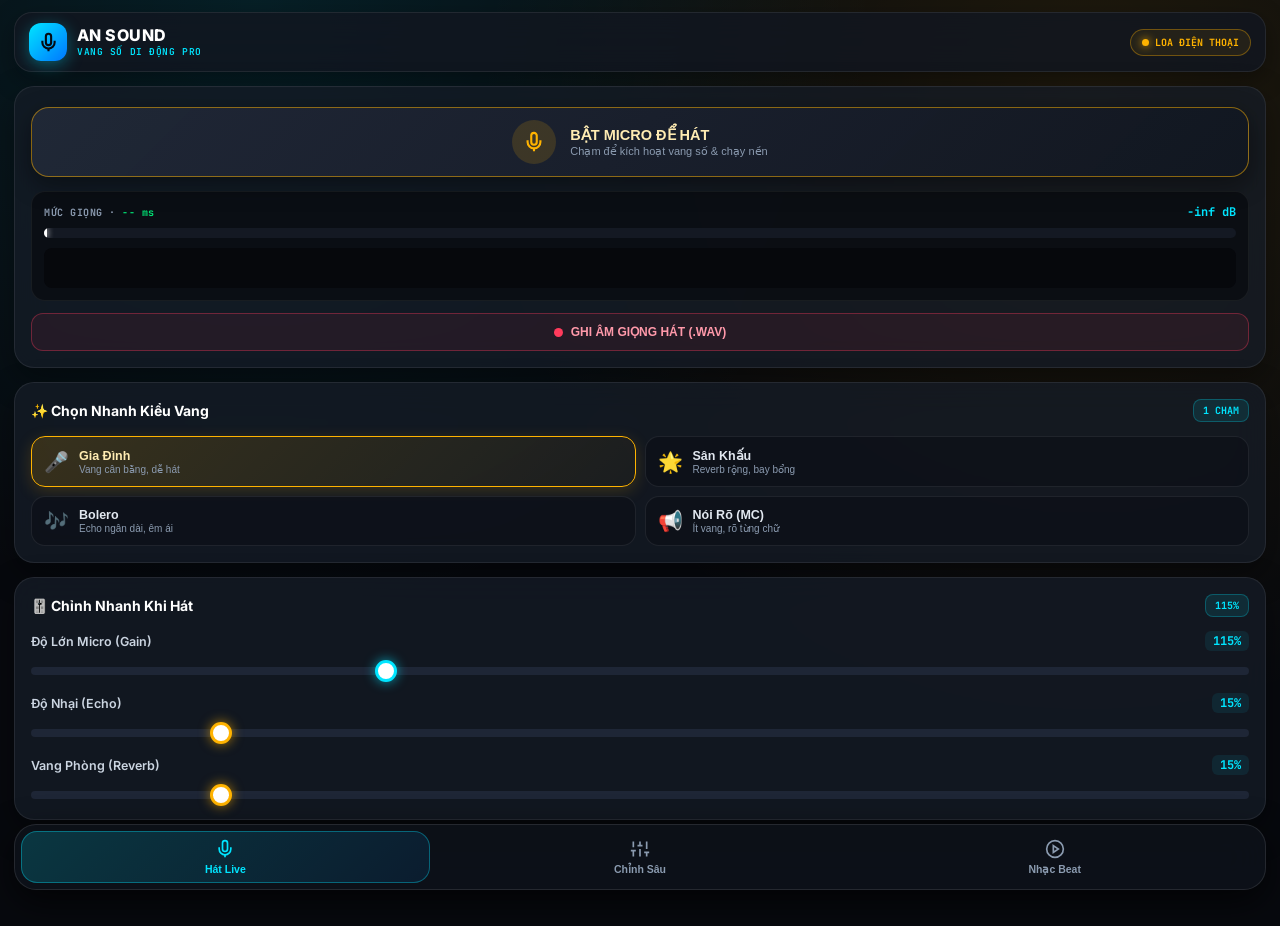
<file: android_app/app/src/main/assets/karaoke/index.html>
<!DOCTYPE html>
<html lang="vi">
<head>
  <meta charset="utf-8">
  <meta name="viewport" content="width=device-width, initial-scale=1.0, maximum-scale=1.0, user-scalable=no, viewport-fit=cover">
  <title>An Sound</title>
  <link rel="preconnect" href="https://fonts.googleapis.com">
  <link rel="preconnect" href="https://fonts.gstatic.com" crossorigin>
  <link href="https://fonts.googleapis.com/css2?family=Inter:wght@400;500;600;700;800&family=JetBrains+Mono:wght@500;600;700&display=swap" rel="stylesheet">
  <style>
    :root {
      --bg: #07090e;
      --surface: rgba(18, 23, 32, 0.82);
      --card: rgba(22, 28, 39, 0.75);
      --border: rgba(255, 255, 255, 0.08);
      --text: #f1f5f9;
      --muted: #8b9bb0;
      --cyan: #00e5ff;
      --gold: #ffb300;
      --green: #00e676;
      --purple: #9d7bff;
      --red: #ff3b5c;
    }

    * {
      box-sizing: border-box !important;
      margin: 0;
      padding: 0;
      -webkit-tap-highlight-color: transparent;
      user-select: none;
    }

    body {
      background-color: var(--bg);
      background-image:
        radial-gradient(circle at 20% 0%, rgba(0, 229, 255, 0.10) 0%, transparent 45%),
        radial-gradient(circle at 85% 12%, rgba(255, 179, 0, 0.10) 0%, transparent 45%);
      color: var(--text);
      font-family: 'Inter', -apple-system, BlinkMacSystemFont, sans-serif;
      min-height: 100vh;
      overflow-x: hidden;
      padding: max(12px, env(safe-area-inset-top)) 14px calc(92px + env(safe-area-inset-bottom));
      transition: background-image 0.4s ease;
    }

    body.mic-live {
      background-image:
        radial-gradient(circle at 50% 0%, rgba(0, 230, 118, 0.16) 0%, transparent 55%),
        radial-gradient(circle at 85% 20%, rgba(0, 229, 255, 0.10) 0%, transparent 45%);
    }

    /* TOPBAR */
    .topbar {
      display: flex;
      align-items: center;
      justify-content: space-between;
      padding: 10px 14px;
      background: var(--surface);
      backdrop-filter: blur(18px);
      -webkit-backdrop-filter: blur(18px);
      border: 1px solid var(--border);
      border-radius: 18px;
      margin-bottom: 14px;
      box-shadow: 0 8px 24px rgba(0, 0, 0, 0.35);
    }

    .brand {
      display: flex;
      align-items: center;
      gap: 10px;
    }

    .brand-icon {
      width: 38px;
      height: 38px;
      border-radius: 12px;
      background: linear-gradient(135deg, #00e5ff, #0077ff);
      display: grid;
      place-items: center;
      color: #050a12;
      box-shadow: 0 4px 16px rgba(0, 229, 255, 0.35);
      flex-shrink: 0;
    }

    .brand-title {
      font-size: 16px;
      font-weight: 800;
      letter-spacing: 0.03em;
      color: #fff;
      line-height: 1.15;
    }

    .brand-sub {
      font: 600 9.5px 'JetBrains Mono', monospace;
      color: var(--cyan);
      letter-spacing: 0.06em;
    }

    .route-pill {
      display: flex;
      align-items: center;
      gap: 6px;
      padding: 6px 11px;
      background: rgba(255, 179, 0, 0.08);
      border: 1px solid rgba(255, 179, 0, 0.35);
      border-radius: 99px;
      font: 700 10px 'JetBrains Mono', monospace;
      color: var(--gold);
      white-space: nowrap;
    }

    .route-pill i {
      width: 7px;
      height: 7px;
      border-radius: 50%;
      background: var(--gold);
      box-shadow: 0 0 8px var(--gold);
    }

    /* TAB PANELS */
    .tab-panel {
      display: none;
      animation: fadeSlide 0.22s ease-out;
    }
    .tab-panel.active {
      display: block;
    }
    @keyframes fadeSlide {
      from { opacity: 0; transform: translateY(6px); }
      to { opacity: 1; transform: translateY(0); }
    }

    /* GLASS CARD */
    .glass-card {
      background: var(--card);
      backdrop-filter: blur(16px);
      -webkit-backdrop-filter: blur(16px);
      border: 1px solid var(--border);
      border-radius: 20px;
      padding: 16px;
      margin-bottom: 14px;
      box-shadow: 0 12px 32px rgba(0, 0, 0, 0.35);
    }

    .card-header {
      display: flex;
      align-items: center;
      justify-content: space-between;
      margin-bottom: 14px;
    }

    .card-title-group {
      display: flex;
      align-items: center;
      gap: 9px;
    }

    .card-title-group h3 {
      font-size: 14px;
      font-weight: 700;
      color: #fff;
    }

    .card-badge {
      font: 700 10px 'JetBrains Mono', monospace;
      padding: 4px 9px;
      border-radius: 8px;
      background: rgba(0, 229, 255, 0.1);
      color: var(--cyan);
      border: 1px solid rgba(0, 229, 255, 0.25);
    }

    /* HERO MIC BUTTON */
    .hero-deck {
      text-align: center;
      padding: 20px 16px 16px;
    }

    .mic-power-btn {
      width: 100%;
      min-height: 68px;
      border-radius: 18px;
      border: 1.5px solid rgba(255, 179, 0, 0.5);
      background: linear-gradient(135deg, rgba(34, 42, 58, 0.9), rgba(18, 23, 33, 0.95));
      color: #fff;
      display: flex;
      align-items: center;
      justify-content: center;
      gap: 14px;
      padding: 12px 18px;
      cursor: pointer;
      transition: all 0.25s cubic-bezier(0.16, 1, 0.3, 1);
      box-shadow: 0 8px 25px rgba(0, 0, 0, 0.4);
      position: relative;
      overflow: hidden;
    }

    .mic-power-btn:active {
      transform: scale(0.97);
    }

    .mic-power-btn.active {
      background: linear-gradient(135deg, rgba(16, 66, 42, 0.95), rgba(10, 38, 25, 0.98)) !important;
      border-color: var(--green) !important;
      box-shadow: 0 0 28px rgba(0, 230, 118, 0.35) !important;
    }

    .mic-circle-icon {
      width: 44px;
      height: 44px;
      border-radius: 50%;
      background: rgba(255, 179, 0, 0.15);
      color: var(--gold);
      display: grid;
      place-items: center;
      flex-shrink: 0;
      transition: all 0.25s;
    }

    .mic-power-btn.active .mic-circle-icon {
      background: rgba(0, 230, 118, 0.22);
      color: var(--green);
      box-shadow: 0 0 15px rgba(0, 230, 118, 0.45);
      animation: micPulse 1.6s infinite;
    }

    @keyframes micPulse {
      0% { transform: scale(1); }
      50% { transform: scale(1.08); }
      100% { transform: scale(1); }
    }

    .mic-btn-copy {
      text-align: left;
    }

    .mic-btn-copy strong {
      display: block;
      font-size: 14.5px;
      font-weight: 800;
      color: #ffecb3;
      margin-bottom: 2px;
    }

    .mic-power-btn.active .mic-btn-copy strong {
      color: #a7f3d0;
    }

    .mic-btn-copy small {
      display: block;
      font-size: 11px;
      color: var(--muted);
    }

    .mic-power-btn.active .mic-btn-copy small {
      color: #6ee7b7;
    }

    /* SPECTRUM & VU METER */
    .meter-box {
      margin-top: 14px;
      background: rgba(8, 11, 16, 0.75);
      border: 1px solid rgba(255, 255, 255, 0.06);
      border-radius: 14px;
      padding: 12px;
      text-align: left;
    }

    .meter-top {
      display: flex;
      justify-content: space-between;
      align-items: center;
      margin-bottom: 8px;
    }

    .meter-top span {
      font: 700 10px 'JetBrains Mono', monospace;
      color: var(--muted);
      letter-spacing: 0.05em;
    }

    .meter-top strong {
      font: 700 12px 'JetBrains Mono', monospace;
      color: var(--cyan);
    }

    .vu-track {
      width: 100%;
      height: 10px;
      background: #141923;
      border-radius: 99px;
      position: relative;
      overflow: hidden;
    }

    .vu-fill {
      height: 100%;
      width: 0%;
      background: linear-gradient(90deg, #00e676 0%, #ffeb3b 68%, #ff3b5c 100%);
      border-radius: 99px;
      transition: width 0.05s ease-out;
    }

    .vu-peak {
      position: absolute;
      top: 0;
      bottom: 0;
      width: 3px;
      background: #fff;
      box-shadow: 0 0 6px #fff;
      transition: left 0.06s ease-out;
    }

    #vocalSpectrumCanvas {
      width: 100%;
      height: 40px;
      margin-top: 10px;
      border-radius: 8px;
      background: rgba(5, 7, 11, 0.8);
      display: block;
    }

    /* RECORDER ROW */
    .rec-row {
      display: flex;
      gap: 8px;
      margin-top: 12px;
    }

    .btn-rec {
      flex: 1;
      padding: 11px 14px;
      border-radius: 12px;
      border: 1px solid rgba(255, 59, 92, 0.35);
      background: rgba(255, 59, 92, 0.08);
      color: #ff99aa;
      font-size: 12px;
      font-weight: 700;
      cursor: pointer;
      display: flex;
      align-items: center;
      justify-content: center;
      gap: 8px;
      transition: all 0.2s;
    }

    .btn-rec.recording {
      background: rgba(255, 59, 92, 0.22);
      border-color: var(--red);
      color: #fff;
      box-shadow: 0 0 15px rgba(255, 59, 92, 0.35);
    }

    .btn-play-rec {
      display: none;
      padding: 11px 16px;
      border-radius: 12px;
      border: 1px solid rgba(0, 230, 118, 0.4);
      background: rgba(0, 230, 118, 0.12);
      color: var(--green);
      font-size: 12px;
      font-weight: 700;
      cursor: pointer;
      text-decoration: none;
    }

    /* PRESET GRID */
    .preset-grid {
      display: grid;
      grid-template-columns: repeat(2, 1fr);
      gap: 9px;
    }

    .preset-tile {
      display: flex;
      align-items: center;
      gap: 10px;
      padding: 11px 12px;
      background: rgba(13, 17, 24, 0.75);
      border: 1px solid var(--border);
      border-radius: 14px;
      color: var(--muted);
      cursor: pointer;
      text-align: left;
      transition: all 0.18s;
    }

    .preset-tile .p-emoji {
      font-size: 20px;
      flex-shrink: 0;
    }

    .preset-tile strong {
      display: block;
      font-size: 12.5px;
      font-weight: 700;
      color: #e2e8f0;
    }

    .preset-tile small {
      display: block;
      font-size: 10px;
      color: var(--muted);
      margin-top: 1px;
    }

    .preset-tile.active {
      background: linear-gradient(135deg, rgba(255, 179, 0, 0.16), rgba(255, 179, 0, 0.04));
      border-color: var(--gold);
      box-shadow: 0 4px 16px rgba(255, 179, 0, 0.18);
    }

    .preset-tile.active strong {
      color: #ffecb3;
    }

    /* MODERN SLIDER */
    .slider-item {
      margin-bottom: 14px;
    }
    .slider-item:last-child {
      margin-bottom: 0;
    }

    .slider-label-row {
      display: flex;
      justify-content: space-between;
      align-items: center;
      margin-bottom: 8px;
    }

    .slider-label-row span {
      font-size: 12.5px;
      font-weight: 600;
      color: #cbd5e1;
    }

    .slider-label-row strong {
      font: 700 12px 'JetBrains Mono', monospace;
      color: var(--cyan);
      background: rgba(0, 229, 255, 0.08);
      padding: 2px 8px;
      border-radius: 6px;
    }

    input[type="range"].modern-slider {
      width: 100%;
      height: 8px;
      background: #1e2636;
      border-radius: 99px;
      outline: none;
      -webkit-appearance: none;
    }

    input[type="range"].modern-slider::-webkit-slider-thumb {
      -webkit-appearance: none;
      width: 22px;
      height: 22px;
      border-radius: 50%;
      background: #fff;
      border: 3px solid var(--cyan);
      box-shadow: 0 0 12px rgba(0, 229, 255, 0.65);
      cursor: pointer;
    }

    input[type="range"].modern-slider.gold::-webkit-slider-thumb {
      border-color: var(--gold);
      box-shadow: 0 0 12px rgba(255, 179, 0, 0.65);
    }

    /* SWITCH TOGGLES */
    .switch-row {
      display: flex;
      align-items: center;
      justify-content: space-between;
      padding: 10px 0;
      border-bottom: 1px solid rgba(255, 255, 255, 0.05);
      cursor: pointer;
    }
    .switch-row:last-child {
      border-bottom: none;
      padding-bottom: 0;
    }

    .switch-text strong {
      display: block;
      font-size: 12.5px;
      color: #e2e8f0;
    }
    .switch-text small {
      display: block;
      font-size: 10.5px;
      color: var(--muted);
      margin-top: 2px;
    }

    .toggle-switch {
      position: relative;
      width: 44px;
      height: 24px;
      flex-shrink: 0;
    }

    .toggle-switch input {
      opacity: 0;
      width: 0;
      height: 0;
    }

    .toggle-track {
      position: absolute;
      inset: 0;
      background: #232c3d;
      border-radius: 99px;
      transition: 0.25s;
    }

    .toggle-track::before {
      content: "";
      position: absolute;
      width: 18px;
      height: 18px;
      left: 3px;
      top: 3px;
      background: #94a3b8;
      border-radius: 50%;
      transition: 0.25s;
    }

    .toggle-switch input:checked + .toggle-track {
      background: rgba(0, 230, 118, 0.35);
      border: 1px solid var(--green);
    }

    .toggle-switch input:checked + .toggle-track::before {
      transform: translateX(20px);
      background: var(--green);
      box-shadow: 0 0 8px var(--green);
    }

    /* BEAT PLAYER */
    .beat-actions {
      display: grid;
      grid-template-columns: 1fr auto;
      gap: 8px;
      margin-bottom: 12px;
    }

    .btn-pick-file {
      display: flex;
      align-items: center;
      justify-content: center;
      gap: 8px;
      padding: 11px 12px;
      background: rgba(0, 229, 255, 0.08);
      border: 1px dashed rgba(0, 229, 255, 0.4);
      border-radius: 12px;
      color: var(--cyan);
      font-size: 12px;
      font-weight: 700;
      cursor: pointer;
    }

    .btn-demo-beat {
      padding: 11px 14px;
      background: rgba(157, 123, 255, 0.14);
      border: 1px solid rgba(157, 123, 255, 0.4);
      border-radius: 12px;
      color: #d8c8ff;
      font-size: 12px;
      font-weight: 700;
      cursor: pointer;
    }

    .btn-demo-beat.active {
      background: var(--purple);
      color: #fff;
      box-shadow: 0 0 15px rgba(157, 123, 255, 0.5);
    }

    .player-deck {
      display: flex;
      align-items: center;
      gap: 12px;
      background: rgba(10, 13, 20, 0.85);
      border: 1px solid var(--border);
      border-radius: 14px;
      padding: 10px 12px;
      margin-bottom: 14px;
    }

    .btn-play-circle {
      width: 40px;
      height: 40px;
      border-radius: 50%;
      border: none;
      background: linear-gradient(135deg, #00e5ff, #0088ff);
      color: #050a12;
      display: grid;
      place-items: center;
      cursor: pointer;
      flex-shrink: 0;
    }

    .track-meta {
      flex: 1;
      min-width: 0;
    }

    .track-title {
      font-size: 12.5px;
      font-weight: 700;
      color: #fff;
      white-space: nowrap;
      overflow: hidden;
      text-overflow: ellipsis;
    }

    .track-time {
      font: 500 10.5px 'JetBrains Mono', monospace;
      color: var(--muted);
      margin-top: 2px;
    }

    /* YOUTUBE BOX */
    .yt-search-row {
      display: flex;
      gap: 8px;
      margin-bottom: 10px;
    }

    .yt-input {
      flex: 1;
      min-width: 0;
      padding: 11px 12px;
      border-radius: 12px;
      border: 1px solid var(--border);
      background: rgba(10, 13, 20, 0.85);
      color: #fff;
      font-size: 13px;
      outline: none;
    }
    .yt-input:focus {
      border-color: var(--red);
    }

    .btn-yt-go {
      padding: 11px 15px;
      border-radius: 12px;
      border: none;
      background: linear-gradient(135deg, #ff3b5c, #d91b3b);
      color: #fff;
      font-size: 12px;
      font-weight: 700;
      cursor: pointer;
      white-space: nowrap;
    }

    .yt-tags {
      display: flex;
      flex-wrap: wrap;
      gap: 7px;
    }

    .yt-tag {
      padding: 6px 11px;
      border-radius: 99px;
      background: rgba(255, 255, 255, 0.05);
      border: 1px solid var(--border);
      color: #cbd5e1;
      font-size: 11px;
      font-weight: 600;
      cursor: pointer;
    }

    /* FLOATING BOTTOM TAB BAR */
    .bottom-dock {
      position: fixed;
      left: 14px;
      right: 14px;
      bottom: max(10px, env(safe-area-inset-bottom));
      z-index: 99;
      background: rgba(14, 18, 26, 0.92);
      backdrop-filter: blur(20px);
      -webkit-backdrop-filter: blur(20px);
      border: 1px solid rgba(255, 255, 255, 0.1);
      border-radius: 22px;
      padding: 6px;
      display: grid;
      grid-template-columns: repeat(3, 1fr);
      gap: 6px;
      box-shadow: 0 12px 35px rgba(0, 0, 0, 0.65);
    }

    .dock-btn {
      height: 52px;
      border: none;
      border-radius: 16px;
      background: transparent;
      color: var(--muted);
      display: flex;
      flex-direction: column;
      align-items: center;
      justify-content: center;
      gap: 4px;
      cursor: pointer;
      transition: all 0.2s;
    }

    .dock-btn span {
      font-size: 10.5px;
      font-weight: 700;
    }

    .dock-btn.active {
      background: linear-gradient(135deg, rgba(0, 229, 255, 0.18), rgba(0, 136, 255, 0.10));
      color: var(--cyan);
      box-shadow: inset 0 0 0 1px rgba(0, 229, 255, 0.35);
    }
  </style>
</head>
<body>
  <!-- TOPBAR -->
  <header class="topbar">
    <div class="brand">
      <div class="brand-icon">
        <svg width="21" height="21" viewBox="0 0 24 24" fill="none" stroke="currentColor" stroke-width="2.4"><path d="M12 2a3 3 0 0 0-3 3v7a3 3 0 0 0 6 0V5a3 3 0 0 0-3-3Z"/><path d="M19 10v2a7 7 0 0 1-14 0v-2"/><line x1="12" x2="12" y1="19" y2="22"/></svg>
      </div>
      <div>
        <div class="brand-title">AN SOUND</div>
        <div class="brand-sub">VANG SỐ DI ĐỘNG PRO</div>
      </div>
    </div>
    <div class="route-pill" id="connStatusPill">
      <i id="connDot"></i><span id="txtConnStatus">LOA ĐIỆN THOẠI</span>
    </div>
  </header>

  <!-- TAB 1: HÁT LIVE (TRANG CHÍNH) -->
  <section class="tab-panel active" id="tabLive">
    <div class="glass-card hero-deck">
      <button class="mic-power-btn" id="btnToggleKaraokeMic" type="button">
        <div class="mic-circle-icon">
          <svg width="22" height="22" viewBox="0 0 24 24" fill="none" stroke="currentColor" stroke-width="2.3"><path d="M12 2a3 3 0 0 0-3 3v7a3 3 0 0 0 6 0V5a3 3 0 0 0-3-3Z"/><path d="M19 10v2a7 7 0 0 1-14 0v-2"/><line x1="12" x2="12" y1="19" y2="22"/></svg>
        </div>
        <div class="mic-btn-copy">
          <strong id="btnKaraokeText">BẬT MICRO ĐỂ HÁT</strong>
          <small id="btnKaraokeSub">Chạm để kích hoạt vang số &amp; chạy nền</small>
        </div>
      </button>

      <div class="meter-box">
        <div class="meter-top">
          <span>MỨC GIỌNG · <b id="txtLatencyMs" style="color:#00e676;">-- ms</b></span>
          <strong id="txtVocalDb">-inf dB</strong>
        </div>
        <div class="vu-track">
          <div class="vu-fill" id="vuMeterFill"></div>
          <div class="vu-peak" id="vuMeterPeak" style="left: 0%;"></div>
        </div>
        <canvas id="vocalSpectrumCanvas" width="320" height="40"></canvas>
      </div>

      <div class="rec-row">
        <button type="button" class="btn-rec" id="btnToggleRecord">
          <span id="recDot" style="width:9px;height:9px;border-radius:50%;background:#ff3b5c;display:inline-block;"></span>
          <span id="txtRecordBtn">GHI ÂM GIỌNG HÁT (.WAV)</span>
        </button>
        <a class="btn-play-rec" id="btnPlayRecorded">▶ Nghe lại</a>
      </div>
      <audio id="recordedPlaybackEl" controls style="display:none;width:100%;height:36px;margin-top:10px;"></audio>
    </div>

    <!-- PRESETS 1 CHẠM -->
    <div class="glass-card">
      <div class="card-header">
        <div class="card-title-group">
          <h3>✨ Chọn Nhanh Kiểu Vang</h3>
        </div>
        <span class="card-badge">1 CHẠM</span>
      </div>
      <div class="preset-grid">
        <button type="button" class="preset-tile active" data-preset="family">
          <span class="p-emoji">🎤</span>
          <div><strong>Gia Đình</strong><small>Vang cân bằng, dễ hát</small></div>
        </button>
        <button type="button" class="preset-tile" data-preset="stage">
          <span class="p-emoji">🌟</span>
          <div><strong>Sân Khấu</strong><small>Reverb rộng, bay bổng</small></div>
        </button>
        <button type="button" class="preset-tile" data-preset="bolero">
          <span class="p-emoji">🎶</span>
          <div><strong>Bolero</strong><small>Echo ngân dài, êm ái</small></div>
        </button>
        <button type="button" class="preset-tile" data-preset="speech">
          <span class="p-emoji">📢</span>
          <div><strong>Nói Rõ (MC)</strong><small>Ít vang, rõ từng chữ</small></div>
        </button>
      </div>
    </div>

    <!-- 3 THANH CHỈNH NHANH -->
    <div class="glass-card">
      <div class="card-header">
        <div class="card-title-group">
          <h3>🎚️ Chỉnh Nhanh Khi Hát</h3>
        </div>
        <span class="card-badge" id="badgeMicGain">115%</span>
      </div>

      <div class="slider-item">
        <div class="slider-label-row">
          <span>Độ Lớn Micro (Gain)</span>
          <strong id="valMicGain">115%</strong>
        </div>
        <input type="range" class="modern-slider" id="sliderMicGain" min="0" max="400" value="115" step="5">
      </div>

      <div class="slider-item">
        <div class="slider-label-row">
          <span>Độ Nhại (Echo)</span>
          <strong id="valEchoMix">15%</strong>
        </div>
        <input type="range" class="modern-slider gold" id="sliderEchoMix" min="0" max="100" value="15" step="1">
      </div>

      <div class="slider-item">
        <div class="slider-label-row">
          <span>Vang Phòng (Reverb)</span>
          <strong id="valReverbMix">15%</strong>
        </div>
        <input type="range" class="modern-slider gold" id="sliderReverbMix" min="0" max="100" value="15" step="1">
      </div>
    </div>
  </section>

  <!-- TAB 2: CHỈNH CHUYÊN SÂU (PRO MIXER) -->
  <section class="tab-panel" id="tabMixer">
    <!-- VOCAL 3-BAND EQ & 3D -->
    <div class="glass-card">
      <div class="card-header">
        <div class="card-title-group">
          <h3>🎛️ Âm Sắc Giọng Hát (3-Band EQ)</h3>
        </div>
        <span class="card-badge">PRO EQ</span>
      </div>

      <div class="slider-item">
        <div class="slider-label-row">
          <span>Bass Ấm Giọng (180 Hz)</span>
          <strong id="valEqBass">+1.5 dB</strong>
        </div>
        <input type="range" class="modern-slider" id="sliderEqBass" min="-9" max="9" value="1.5" step="0.5">
      </div>

      <div class="slider-item">
        <div class="slider-label-row">
          <span>Mid Rõ Lời (1.2 kHz)</span>
          <strong id="valEqMid">+1.5 dB</strong>
        </div>
        <input type="range" class="modern-slider" id="sliderEqMid" min="-9" max="9" value="1.5" step="0.5">
      </div>

      <div class="slider-item">
        <div class="slider-label-row">
          <span>Treble Sáng Bay (5 kHz)</span>
          <strong id="valEqTreble">+2.0 dB</strong>
        </div>
        <input type="range" class="modern-slider" id="sliderEqTreble" min="-9" max="9" value="2.0" step="0.5">
      </div>

      <div class="slider-item">
        <div class="slider-label-row">
          <span>Hát Bè Đôi 3D (Stereo Chorus)</span>
          <strong id="valStereoChorus">0%</strong>
        </div>
        <input type="range" class="modern-slider gold" id="sliderStereoChorus" min="0" max="100" value="0" step="5">
      </div>
    </div>

    <!-- CHI TIẾT ECHO & REVERB -->
    <div class="glass-card">
      <div class="card-header">
        <div class="card-title-group">
          <h3>🌊 Tinh Chỉnh Vang Chi Tiết</h3>
        </div>
        <span class="card-badge">FX DSP</span>
      </div>

      <div class="slider-item">
        <div class="slider-label-row">
          <span>Thời Gian Trễ Echo (Delay)</span>
          <strong id="valEchoDelay">180 ms</strong>
        </div>
        <input type="range" class="modern-slider gold" id="sliderEchoDelay" min="80" max="400" value="180" step="5">
      </div>

      <div class="slider-item">
        <div class="slider-label-row">
          <span>Số Lần Lặp Echo (Repeat)</span>
          <strong id="valEchoFeedback">25%</strong>
        </div>
        <input type="range" class="modern-slider gold" id="sliderEchoFeedback" min="0" max="75" value="25" step="1">
      </div>

      <div class="slider-item">
        <div class="slider-label-row">
          <span>Độ Rộng Phòng (Room Size)</span>
          <strong id="valReverbSize">2.2 s</strong>
        </div>
        <input type="range" class="modern-slider gold" id="sliderReverbSize" min="0.5" max="4.0" value="2.2" step="0.1">
      </div>

      <div class="slider-item">
        <div class="slider-label-row">
          <span>Giọng Mộc Gốc (Dry Vocal)</span>
          <strong id="valDryVocal">100%</strong>
        </div>
        <input type="range" class="modern-slider" id="sliderDryVocal" min="0" max="100" value="100" step="1">
      </div>
    </div>

    <!-- LỌC ỒN, ĐỊNH TUYẾN & CHỐNG HÚ -->
    <div class="glass-card">
      <div class="card-header">
        <div class="card-title-group">
          <h3>🛡️ Định Tuyến &amp; Chống Hú DSP</h3>
        </div>
        <span class="card-badge">4-LAYER DSP</span>
      </div>

      <div style="display:grid;grid-template-columns:1fr 1fr;gap:8px;margin-bottom:14px;">
        <div>
          <label style="display:block;font-size:10.5px;color:var(--muted);margin-bottom:4px;">Nguồn Thu (Input)</label>
          <select id="selAudioInput" style="width:100%;padding:9px;border-radius:10px;border:1px solid var(--border);background:#0c1018;color:#fff;font-size:12px;">
            <option value="BUILTIN" selected>Mic Điện Thoại (Ép)</option>
            <option value="AUTO">Tự Động (OS)</option>
          </select>
        </div>
        <div>
          <label style="display:block;font-size:10.5px;color:var(--muted);margin-bottom:4px;">Ngõ Phát (Output)</label>
          <select id="selAudioOutput" style="width:100%;padding:9px;border-radius:10px;border:1px solid var(--border);background:#0c1018;color:#fff;font-size:12px;">
            <option value="AUTO" selected>Tự Động (A2DP/AUX)</option>
            <option value="BLUETOOTH">Loa Bluetooth A2DP</option>
            <option value="AUX">Dây AUX 3.5mm</option>
            <option value="SPEAKER">Loa Điện Thoại</option>
          </select>
        </div>
      </div>

      <div class="slider-item" style="margin-bottom: 12px;">
        <div class="slider-label-row">
          <span>Ngưỡng Noise Gate (Cắt im lặng)</span>
          <strong id="valNearField">-40 dBFS</strong>
        </div>
        <input type="range" class="modern-slider" id="sliderNearField" min="-55" max="-20" value="-40" step="1">
      </div>

      <label class="switch-row">
        <div class="switch-text">
          <strong>Chống hú Frequency Shifter (+4 Hz)</strong>
          <small>Dịch phổ ±4Hz &amp; Notch 2.4kHz triệt tiêu hồi tiếp</small>
        </div>
        <span class="toggle-switch"><input type="checkbox" id="chkAntiHowl" checked><span class="toggle-track"></span></span>
      </label>

      <label class="switch-row">
        <div class="switch-text">
          <strong>Cắt trầm LR24 (HPF 90Hz)</strong>
          <small>Loại bỏ ù nền, gió và giảm tải cho loa Sub</small>
        </div>
        <span class="toggle-switch"><input type="checkbox" id="chkLowCut" checked><span class="toggle-track"></span></span>
      </label>

      <label class="switch-row" style="display:none;">
        <div class="switch-text"><strong>Hardware AEC</strong></div>
        <span class="toggle-switch"><input type="checkbox" id="chkHwAec"><span class="toggle-track"></span></span>
      </label>
    </div>
  </section>

  <!-- TAB 3: NHẠC BEAT & YOUTUBE -->
  <section class="tab-panel" id="tabMusic">
    <!-- YOUTUBE KARAOKE -->
    <div class="glass-card">
      <div class="card-header">
        <div class="card-title-group">
          <h3>🎬 Hát Karaoke Trên YouTube</h3>
        </div>
        <span class="card-badge" style="color:#ff6b81;border-color:#ff3b5c44;background:#ff3b5c15;">CHẠY NỀN</span>
      </div>
      <div class="yt-search-row">
        <input type="text" class="yt-input" id="txtYtSearch" placeholder="Nhập tên bài hát muốn hát...">
        <button type="button" class="btn-yt-go" id="btnOpenYtKaraoke">Mở YouTube</button>
      </div>
      <div class="yt-tags">
        <button type="button" class="yt-tag" onclick="quickYt('Karaoke Bolero')">🎶 Bolero</button>
        <button type="button" class="yt-tag" onclick="quickYt('Karaoke Nhạc Trẻ')">🔥 Nhạc Trẻ</button>
        <button type="button" class="yt-tag" onclick="quickYt('Karaoke Remix')">⚡ Remix</button>
        <button type="button" class="yt-tag" onclick="quickYt('Karaoke Trữ Tình')">💛 Trữ Tình</button>
      </div>
      <p style="font-size:11px;color:var(--muted);margin-top:10px;line-height:1.45;">
        Mẹo: Bật Micro ở tab <strong>Hát Live</strong> trước, sau đó mở YouTube chọn beat. Ứng dụng sẽ chạy nền để trộn tiếng hát của bạn cùng nhạc YouTube!
      </p>
    </div>

    <!-- LOCAL BEAT PLAYER -->
    <div class="glass-card">
      <div class="card-header">
        <div class="card-title-group">
          <h3>🎵 Phát Nhạc Beat Trong Máy</h3>
        </div>
        <span class="card-badge" id="badgeBeatStatus">CHỜ BEAT</span>
      </div>

      <div class="beat-actions">
        <label class="btn-pick-file" for="karaokeBeatFileInput">
          <svg width="16" height="16" viewBox="0 0 24 24" fill="none" stroke="currentColor" stroke-width="2"><path d="M21 15v4a2 2 0 0 1-2 2H5a2 2 0 0 1-2-2v-4"/><polyline points="17 8 12 3 7 8"/><line x1="12" y1="3" x2="12" y2="15"/></svg>
          <span>Chọn File MP3 / M4A</span>
          <input type="file" id="karaokeBeatFileInput" accept="audio/*" style="display:none;">
        </label>
        <button type="button" class="btn-demo-beat" id="btnPlayDemoBeat">🎵 Beat Mẫu</button>
      </div>

      <div class="player-deck">
        <button type="button" class="btn-play-circle" id="btnBeatPlayPause">
          <svg id="iconBeatPlay" width="16" height="16" viewBox="0 0 24 24" fill="currentColor"><polygon points="6 3 20 12 6 21 6 3"/></svg>
          <svg id="iconBeatPause" style="display:none;" width="16" height="16" viewBox="0 0 24 24" fill="currentColor"><rect x="6" y="4" width="4" height="16"/><rect x="14" y="4" width="4" height="16"/></svg>
        </button>
        <div class="track-meta">
          <div class="track-title" id="txtBeatTrackName">Chưa chọn bài hát</div>
          <div class="track-time" id="txtBeatTrackTime">00:00 / 00:00</div>
        </div>
      </div>

      <div class="slider-item">
        <div class="slider-label-row">
          <span>Âm Lượng Nhạc Beat</span>
          <strong id="valBeatVolume">80%</strong>
        </div>
        <input type="range" class="modern-slider" id="sliderBeatVolume" min="0" max="100" value="80" step="1">
      </div>

      <div class="slider-item">
        <div class="slider-label-row">
          <span>Bù Trễ Nhạc Bluetooth</span>
          <strong id="valBeatLatency">0 ms (AUX)</strong>
        </div>
        <input type="range" class="modern-slider" id="sliderBeatLatency" min="0" max="350" value="0" step="10">
      </div>

      <label class="switch-row" style="margin-top: 6px;">
        <div class="switch-text">
          <strong>Tự động hạ nhạc khi hát (Ducking)</strong>
          <small>Nhạc tự nhỏ xuống -6dB khi bạn cất tiếng</small>
        </div>
        <span class="toggle-switch"><input type="checkbox" id="chkMusicDucking" checked><span class="toggle-track"></span></span>
      </label>
    </div>
  </section>

  <!-- FLOATING BOTTOM NAVIGATION -->
  <nav class="bottom-dock">
    <button type="button" class="dock-btn active" data-tab="tabLive">
      <svg width="20" height="20" viewBox="0 0 24 24" fill="none" stroke="currentColor" stroke-width="2"><path d="M12 2a3 3 0 0 0-3 3v7a3 3 0 0 0 6 0V5a3 3 0 0 0-3-3Z"/><path d="M19 10v2a7 7 0 0 1-14 0v-2"/><line x1="12" x2="12" y1="19" y2="22"/></svg>
      <span>Hát Live</span>
    </button>
    <button type="button" class="dock-btn" data-tab="tabMixer">
      <svg width="20" height="20" viewBox="0 0 24 24" fill="none" stroke="currentColor" stroke-width="2"><path d="M4 21V14m0-4V3m8 18v-9m0-4V3m8 18v-5m0-4V3M1 14h6m2-6h6m2 8h6"/></svg>
      <span>Chỉnh Sâu</span>
    </button>
    <button type="button" class="dock-btn" data-tab="tabMusic">
      <svg width="20" height="20" viewBox="0 0 24 24" fill="none" stroke="currentColor" stroke-width="2"><circle cx="12" cy="12" r="10"/><polygon points="10 8 16 12 10 16 10 8"/></svg>
      <span>Nhạc Beat</span>
    </button>
  </nav>

  <audio id="karaokeAudioEl" preload="auto" style="display:none;"></audio>

  <script>
    function quickYt(q) {
      const inp = document.getElementById('txtYtSearch');
      if (inp) inp.value = q.replace('Karaoke ', '');
      if (window.AndroidDsp && typeof window.AndroidDsp.openYouTubeKaraoke === 'function') {
        window.AndroidDsp.openYouTubeKaraoke(q.replace('Karaoke ', ''));
      } else {
        window.open('https://www.youtube.com/results?search_query=' + encodeURIComponent(q), '_blank');
      }
    }

    class LiveKaraokeEngine {
      constructor() {
        this.ctx = null;
        this.micStream = null;
        this.micSource = null;
        this.hpfNode = null;
        this.notchNode = null;
        this.toneNode = null;
        this.preampGain = null;
        this.dryGainNode = null;
        this.echoDelayNode = null;
        this.echoDampNode = null;
        this.echoFeedbackGain = null;
        this.echoWetGain = null;
        this.reverbConvolver = null;
        this.reverbWetGain = null;
        this.vocalBus = null;
        this.vocalCompressor = null;
        this.vocalAnalyser = null;

        this.audioEl = document.getElementById('karaokeAudioEl');
        this.musicSource = null;
        this.musicGain = null;
        this.beatDelayNode = null;

        this.demoBeatTimer = null;
        this.isDemoBeatPlaying = false;
        this.demoBeatStep = 0;
        this.masterBus = null;

        this.isActive = false;
        this.isDucking = true;
        this.isLowCut = true;
        this.isAntiHowl = true;
        this.isHwAec = false;
        this.isNativeMode = !!(window.AndroidDsp && typeof window.AndroidDsp.startNativeKaraoke === 'function');

        this.params = {
          micGain: 1.15,
          tone: 1.5,
          bassDb: 1.0,
          midDb: 1.0,
          trebleDb: 1.5,
          stereoChorus: 0.0,
          nearField: 0.20,
          echoMix: 0.15,
          echoDelay: 0.18,
          echoFeedback: 0.25,
          reverbMix: 0.15,
          reverbSize: 2.2,
          dryVocal: 1.00,
          beatVolume: 0.8,
          beatLatency: 0.0
        };
        this.vuReqId = null;
      }

      syncNativeParams() {
        if (window.AndroidDsp && typeof window.AndroidDsp.setKaraokeParams === 'function') {
          window.AndroidDsp.setKaraokeParams(
            this.params.micGain,
            this.params.tone,
            this.params.echoMix,
            Math.round(this.params.echoDelay * 1000),
            this.params.echoFeedback,
            this.params.reverbMix,
            this.params.reverbSize,
            this.params.dryVocal,
            this.params.nearField,
            this.isLowCut,
            this.isAntiHowl,
            this.isHwAec
          );
        }
        if (window.AndroidDsp && typeof window.AndroidDsp.setKaraokeEqAndFx === 'function') {
          window.AndroidDsp.setKaraokeEqAndFx(
            this.params.bassDb,
            this.params.midDb,
            this.params.trebleDb,
            this.params.stereoChorus
          );
        }
      }

      createImpulseResponse(ctx, duration = 2.2, decay = 2.0) {
        const sampleRate = ctx.sampleRate;
        const length = Math.floor(sampleRate * Math.max(0.2, duration));
        const impulse = ctx.createBuffer(2, length, sampleRate);
        const left = impulse.getChannelData(0);
        const right = impulse.getChannelData(1);
        for (let i = 0; i < length; i++) {
          const env = Math.pow(1 - i / length, decay);
          left[i] = (Math.random() * 2 - 1) * env;
          right[i] = (Math.random() * 2 - 1) * env;
        }
        return impulse;
      }

      async start() {
        if (this.isActive) return;
        if (this.isNativeMode) {
          this.syncNativeParams();
          const ok = window.AndroidDsp.startNativeKaraoke();
          if (ok) {
            this.isActive = true;
            this.updateUiState(true);
            return true;
          } else {
            this.updateUiState(false);
            return false;
          }
        }
        try {
          if (!this.ctx) this.ctx = new (window.AudioContext || window.webkitAudioContext)({ latencyHint: 0 });
          if (this.ctx.state === 'suspended') await this.ctx.resume();
          if (!this.micStream) {
            this.micStream = await navigator.mediaDevices.getUserMedia({
              audio: { echoCancellation: false, noiseSuppression: false, autoGainControl: false, latency: 0 }
            });
          }
          this.buildAudioGraph();
          this.isActive = true;
          this.startVuLoop();
          this.updateUiState(true);
          return true;
        } catch (err) {
          alert("Không thể truy cập Micro: " + (err.message || err));
          this.updateUiState(false);
          return false;
        }
      }

      buildAudioGraph() {
        const ctx = this.ctx;
        this.micSource = ctx.createMediaStreamSource(this.micStream);
        this.hpfNode = ctx.createBiquadFilter();
        this.hpfNode.type = 'highpass';
        this.hpfNode.frequency.value = this.isLowCut ? 100 : 10;

        this.notchNode = ctx.createBiquadFilter();
        this.notchNode.type = 'notch';
        this.notchNode.frequency.value = 2400;
        this.notchNode.Q.value = this.isAntiHowl ? 4.5 : 0.001;

        this.toneNode = ctx.createBiquadFilter();
        this.toneNode.type = 'highshelf';
        this.toneNode.frequency.value = 3800;
        this.toneNode.gain.value = this.params.trebleDb;

        this.preampGain = ctx.createGain();
        this.preampGain.gain.value = this.params.micGain;

        this.micSource.connect(this.hpfNode);
        this.hpfNode.connect(this.notchNode);
        this.notchNode.connect(this.toneNode);
        this.toneNode.connect(this.preampGain);

        this.vocalBus = ctx.createGain();
        this.dryGainNode = ctx.createGain();
        this.dryGainNode.gain.value = this.params.dryVocal;
        this.preampGain.connect(this.dryGainNode);
        this.dryGainNode.connect(this.vocalBus);

        this.echoDelayNode = ctx.createDelay(1.0);
        this.echoDelayNode.delayTime.value = this.params.echoDelay;
        this.echoDampNode = ctx.createBiquadFilter();
        this.echoDampNode.type = 'lowpass';
        this.echoDampNode.frequency.value = 3500;
        this.echoFeedbackGain = ctx.createGain();
        this.echoFeedbackGain.gain.value = this.params.echoFeedback;
        this.echoWetGain = ctx.createGain();
        this.echoWetGain.gain.value = this.params.echoMix;

        this.preampGain.connect(this.echoDelayNode);
        this.echoDelayNode.connect(this.echoDampNode);
        this.echoDampNode.connect(this.echoFeedbackGain);
        this.echoFeedbackGain.connect(this.echoDelayNode);
        this.echoDelayNode.connect(this.echoWetGain);
        this.echoWetGain.connect(this.vocalBus);

        this.reverbConvolver = ctx.createConvolver();
        this.reverbConvolver.buffer = this.createImpulseResponse(ctx, this.params.reverbSize, 2.2);
        this.reverbWetGain = ctx.createGain();
        this.reverbWetGain.gain.value = this.params.reverbMix;
        this.preampGain.connect(this.reverbConvolver);
        this.reverbConvolver.connect(this.reverbWetGain);
        this.reverbWetGain.connect(this.vocalBus);

        this.vocalCompressor = ctx.createDynamicsCompressor();
        this.vocalCompressor.threshold.value = -6;
        this.vocalCompressor.ratio.value = 6;
        this.vocalBus.connect(this.vocalCompressor);

        this.vocalAnalyser = ctx.createAnalyser();
        this.vocalAnalyser.fftSize = 256;
        this.vocalCompressor.connect(this.vocalAnalyser);

        this.masterBus = ctx.createGain();
        this.vocalCompressor.connect(this.masterBus);

        if (!this.musicSource && this.audioEl) {
          try { this.musicSource = ctx.createMediaElementSource(this.audioEl); } catch(e) {}
        }
        if (!this.musicGain) {
          this.musicGain = ctx.createGain();
          this.musicGain.gain.value = this.params.beatVolume;
        }
        this.beatDelayNode = ctx.createDelay(1.0);
        this.beatDelayNode.delayTime.value = this.params.beatLatency || 0.0;
        if (this.musicSource) {
          try { this.musicSource.connect(this.musicGain); } catch(e) {}
        }
        this.musicGain.connect(this.beatDelayNode);
        this.beatDelayNode.connect(this.masterBus);
        this.masterBus.connect(ctx.destination);
      }

      stop() {
        if (!this.isActive) return;
        this.isActive = false;
        if (this.isNativeMode && window.AndroidDsp && typeof window.AndroidDsp.stopNativeKaraoke === 'function') {
          window.AndroidDsp.stopNativeKaraoke();
        }
        if (this.vuReqId) {
          cancelAnimationFrame(this.vuReqId);
          this.vuReqId = null;
        }
        try {
          if (this.micSource) this.micSource.disconnect();
          if (this.masterBus) this.masterBus.disconnect();
        } catch(e) {}
        this.updateUiState(false);
      }

      startVuLoop() {
        const timeData = new Uint8Array(this.vocalAnalyser.frequencyBinCount);
        const update = () => {
          if (!this.isActive || !this.vocalAnalyser) return;
          this.vocalAnalyser.getByteTimeDomainData(timeData);
          let sumSq = 0;
          for (let i = 0; i < timeData.length; i++) {
            const s = (timeData[i] - 128) / 128;
            sumSq += s * s;
          }
          const rms = Math.sqrt(sumSq / timeData.length);
          const db = rms > 0.0001 ? 20 * Math.log10(rms) : -80;
          if (window.onNativeVocalMeter) window.onNativeVocalMeter(db);
          this.vuReqId = requestAnimationFrame(update);
        };
        this.vuReqId = requestAnimationFrame(update);
      }

      updateUiState(active) {
        const btn = document.getElementById('btnToggleKaraokeMic');
        const txtBtn = document.getElementById('btnKaraokeText');
        const subBtn = document.getElementById('btnKaraokeSub');
        const fillEl = document.getElementById('vuMeterFill');
        const dbEl = document.getElementById('txtVocalDb');
        document.body.classList.toggle('mic-live', active);

        if (active) {
          if (btn) btn.classList.add('active');
          if (txtBtn) txtBtn.innerText = 'ĐANG BẬT MICRO (CHẠM ĐỂ TẮT)';
          if (subBtn) subBtn.innerText = 'Vang số đang hoạt động & hỗ trợ chạy nền';
        } else {
          if (btn) btn.classList.remove('active');
          if (txtBtn) txtBtn.innerText = 'BẬT MICRO ĐỂ HÁT';
          if (subBtn) subBtn.innerText = 'Chạm để kích hoạt vang số & chạy nền';
          if (fillEl) fillEl.style.width = '0%';
          if (dbEl) dbEl.innerText = '-inf dB';
        }
      }

      applyPreset(presetName) {
        const presets = {
          family: {
            micGain: 1.15, bassDb: 1.5, midDb: 1.5, trebleDb: 2.0, stereoChorus: 0.20,
            echoMix: 0.22, echoDelay: 0.19, echoFeedback: 0.30,
            reverbMix: 0.18, reverbSize: 2.2, dryVocal: 1.0,
            lowCut: true, antiHowl: true, ducking: true
          },
          stage: {
            micGain: 1.15, bassDb: 1.0, midDb: 2.0, trebleDb: 3.5, stereoChorus: 0.45,
            echoMix: 0.18, echoDelay: 0.16, echoFeedback: 0.25,
            reverbMix: 0.45, reverbSize: 3.2, dryVocal: 1.0,
            lowCut: true, antiHowl: true, ducking: true
          },
          bolero: {
            micGain: 1.25, bassDb: 2.5, midDb: 1.0, trebleDb: 1.5, stereoChorus: 0.25,
            echoMix: 0.42, echoDelay: 0.24, echoFeedback: 0.45,
            reverbMix: 0.20, reverbSize: 1.8, dryVocal: 1.0,
            lowCut: true, antiHowl: true, ducking: true
          },
          speech: {
            micGain: 1.30, bassDb: 0.0, midDb: 3.0, trebleDb: 2.5, stereoChorus: 0.0,
            echoMix: 0.0, echoDelay: 0.10, echoFeedback: 0.0,
            reverbMix: 0.05, reverbSize: 0.8, dryVocal: 1.0,
            lowCut: true, antiHowl: true, ducking: true
          }
        };

        const p = presets[presetName] || presets.family;
        Object.assign(this.params, {
          micGain: p.micGain, bassDb: p.bassDb, midDb: p.midDb, trebleDb: p.trebleDb,
          stereoChorus: p.stereoChorus, echoMix: p.echoMix, echoDelay: p.echoDelay,
          echoFeedback: p.echoFeedback, reverbMix: p.reverbMix, reverbSize: p.reverbSize,
          dryVocal: p.dryVocal
        });
        this.isLowCut = p.lowCut;
        this.isAntiHowl = p.antiHowl;
        this.isDucking = p.ducking;

        if (!this.isNativeMode && this.isActive && this.ctx) {
          if (this.preampGain) this.preampGain.gain.setTargetAtTime(p.micGain, this.ctx.currentTime, 0.05);
          if (this.echoDelayNode) this.echoDelayNode.delayTime.setTargetAtTime(p.echoDelay, this.ctx.currentTime, 0.05);
          if (this.echoFeedbackGain) this.echoFeedbackGain.gain.setTargetAtTime(p.echoFeedback, this.ctx.currentTime, 0.05);
          if (this.echoWetGain) this.echoWetGain.gain.setTargetAtTime(p.echoMix, this.ctx.currentTime, 0.05);
          if (this.reverbWetGain) this.reverbWetGain.gain.setTargetAtTime(p.reverbMix, this.ctx.currentTime, 0.05);
          if (this.dryGainNode) this.dryGainNode.gain.setTargetAtTime(p.dryVocal, this.ctx.currentTime, 0.05);
        }

        const setVal = (id, v) => { const e = document.getElementById(id); if (e) e.value = v; };
        const setTxt = (id, t) => { const e = document.getElementById(id); if (e) e.innerText = t; };
        const fmtDb = v => (v > 0 ? '+' : '') + v.toFixed(1) + ' dB';

        setVal('sliderMicGain', Math.round(p.micGain * 100));
        setTxt('valMicGain', Math.round(p.micGain * 100) + '%');
        setTxt('badgeMicGain', Math.round(p.micGain * 100) + '%');

        setVal('sliderEchoMix', Math.round(p.echoMix * 100));
        setTxt('valEchoMix', Math.round(p.echoMix * 100) + '%');
        setVal('sliderEchoDelay', Math.round(p.echoDelay * 1000));
        setTxt('valEchoDelay', Math.round(p.echoDelay * 1000) + ' ms');
        setVal('sliderEchoFeedback', Math.round(p.echoFeedback * 100));
        setTxt('valEchoFeedback', Math.round(p.echoFeedback * 100) + '%');

        setVal('sliderReverbMix', Math.round(p.reverbMix * 100));
        setTxt('valReverbMix', Math.round(p.reverbMix * 100) + '%');
        setVal('sliderReverbSize', p.reverbSize);
        setTxt('valReverbSize', p.reverbSize.toFixed(1) + ' s');
        setVal('sliderDryVocal', Math.round(p.dryVocal * 100));
        setTxt('valDryVocal', Math.round(p.dryVocal * 100) + '%');

        setVal('sliderEqBass', p.bassDb); setTxt('valEqBass', fmtDb(p.bassDb));
        setVal('sliderEqMid', p.midDb); setTxt('valEqMid', fmtDb(p.midDb));
        setVal('sliderEqTreble', p.trebleDb); setTxt('valEqTreble', fmtDb(p.trebleDb));
        setVal('sliderStereoChorus', Math.round(p.stereoChorus * 100));
        setTxt('valStereoChorus', Math.round(p.stereoChorus * 100) + '%');

        const cLow = document.getElementById('chkLowCut'); if (cLow) cLow.checked = p.lowCut;
        const cHowl = document.getElementById('chkAntiHowl'); if (cHowl) cHowl.checked = p.antiHowl;
        const cDuck = document.getElementById('chkMusicDucking'); if (cDuck) cDuck.checked = p.ducking;

        this.syncNativeParams();
      }

      toggleDemoBeat() {
        if (this.isDemoBeatPlaying) this.stopDemoBeat();
        else this.startDemoBeat();
      }

      startDemoBeat() {
        if (!this.ctx) this.ctx = new (window.AudioContext || window.webkitAudioContext)({ latencyHint: 'interactive' });
        if (this.ctx.state === 'suspended') this.ctx.resume();
        if (!this.musicGain) {
          this.musicGain = this.ctx.createGain();
          this.musicGain.gain.value = this.params.beatVolume;
          this.musicGain.connect(this.masterBus || this.ctx.destination);
        }
        this.isDemoBeatPlaying = true;
        this.demoBeatStep = 0;
        const btn = document.getElementById('btnPlayDemoBeat');
        if (btn) btn.classList.add('active');
        const txtName = document.getElementById('txtBeatTrackName');
        if (txtName) txtName.innerText = '🎵 Beat Demo Acoustic 78 BPM';

        const stepDuration = (60 / 78) / 4;
        const chords = [
          [220, 261.63, 329.63, 392],
          [174.61, 220, 261.63, 329.63],
          [130.81, 164.81, 196, 246.94],
          [196, 246.94, 293.66, 392]
        ];
        const tick = () => {
          if (!this.isDemoBeatPlaying) return;
          const ctx = this.ctx, now = ctx.currentTime;
          const step16 = this.demoBeatStep % 16;
          const bar = Math.floor(this.demoBeatStep / 16) % 4;

          if (step16 === 0 || step16 === 8 || step16 === 10) {
            const o = ctx.createOscillator(), g = ctx.createGain();
            o.frequency.setValueAtTime(110, now); o.frequency.exponentialRampToValueAtTime(45, now + 0.12);
            g.gain.setValueAtTime(0.7, now); g.gain.exponentialRampToValueAtTime(0.001, now + 0.18);
            o.connect(g); g.connect(this.musicGain); o.start(now); o.stop(now + 0.2);
          }
          if (step16 === 4 || step16 === 12) {
            const o = ctx.createOscillator(), g = ctx.createGain();
            o.type = 'triangle'; o.frequency.setValueAtTime(190, now);
            g.gain.setValueAtTime(0.4, now); g.gain.exponentialRampToValueAtTime(0.001, now + 0.14);
            o.connect(g); g.connect(this.musicGain); o.start(now); o.stop(now + 0.15);
          }
          if (step16 % 2 === 0) {
            const o = ctx.createOscillator(), g = ctx.createGain();
            o.type = 'square'; o.frequency.setValueAtTime(6500, now);
            g.gain.setValueAtTime(0.08, now); g.gain.exponentialRampToValueAtTime(0.001, now + 0.04);
            o.connect(g); g.connect(this.musicGain); o.start(now); o.stop(now + 0.05);
          }
          if (step16 === 0 || step16 === 6 || step16 === 12) {
            chords[bar].forEach((freq, idx) => {
              const co = ctx.createOscillator(), cg = ctx.createGain();
              co.type = 'sine'; co.frequency.setValueAtTime(freq, now + idx * 0.015);
              cg.gain.setValueAtTime(0.08, now + idx * 0.015); cg.gain.exponentialRampToValueAtTime(0.001, now + 0.45);
              co.connect(cg); cg.connect(this.musicGain); co.start(now + idx * 0.015); co.stop(now + 0.5);
            });
          }
          this.demoBeatStep++;
          this.demoBeatTimer = setTimeout(tick, stepDuration * 1000);
        };
        tick();
      }

      stopDemoBeat() {
        this.isDemoBeatPlaying = false;
        if (this.demoBeatTimer) { clearTimeout(this.demoBeatTimer); this.demoBeatTimer = null; }
        const btn = document.getElementById('btnPlayDemoBeat');
        if (btn) btn.classList.remove('active');
        const txtName = document.getElementById('txtBeatTrackName');
        if (txtName) txtName.innerText = 'Đã dừng Beat Demo';
      }
    }

    const engine = new LiveKaraokeEngine();

    window.addEventListener('DOMContentLoaded', () => {
      // Bottom Dock Tabs
      document.querySelectorAll('.dock-btn').forEach(btn => {
        btn.addEventListener('click', function() {
          const targetId = this.getAttribute('data-tab');
          document.querySelectorAll('.dock-btn').forEach(b => b.classList.remove('active'));
          this.classList.add('active');
          document.querySelectorAll('.tab-panel').forEach(p => p.classList.remove('active'));
          const panel = document.getElementById(targetId);
          if (panel) panel.classList.add('active');
          window.scrollTo({ top: 0, behavior: 'smooth' });
        });
      });

      // Power Button
      document.getElementById('btnToggleKaraokeMic').addEventListener('click', () => {
        if (engine.isActive) engine.stop();
        else engine.start();
      });

      // Presets
      document.querySelectorAll('.preset-tile').forEach(btn => {
        btn.addEventListener('click', function() {
          document.querySelectorAll('.preset-tile').forEach(b => b.classList.remove('active'));
          this.classList.add('active');
          engine.applyPreset(this.getAttribute('data-preset'));
        });
      });

      // Sliders Binding Helper
      const bindSlider = (id, labelId, onVal) => {
        const el = document.getElementById(id);
        if (!el) return;
        el.addEventListener('input', function() {
          const v = parseFloat(this.value);
          const lbl = document.getElementById(labelId);
          onVal(v, lbl);
        });
      };

      bindSlider('sliderMicGain', 'valMicGain', (v, lbl) => {
        engine.params.micGain = v / 100;
        engine.syncNativeParams();
        if (lbl) lbl.innerText = v + '%';
        const b = document.getElementById('badgeMicGain');
        if (b) b.innerText = v + '%';
        if (engine.isActive && engine.preampGain && engine.ctx) engine.preampGain.gain.setTargetAtTime(v / 100, engine.ctx.currentTime, 0.03);
      });

      bindSlider('sliderEchoMix', 'valEchoMix', (v, lbl) => {
        engine.params.echoMix = v / 100;
        engine.syncNativeParams();
        if (lbl) lbl.innerText = v + '%';
        if (engine.isActive && engine.echoWetGain && engine.ctx) engine.echoWetGain.gain.setTargetAtTime(v / 100, engine.ctx.currentTime, 0.03);
      });

      bindSlider('sliderEchoDelay', 'valEchoDelay', (v, lbl) => {
        engine.params.echoDelay = v / 1000;
        engine.syncNativeParams();
        if (lbl) lbl.innerText = v + ' ms';
        if (engine.isActive && engine.echoDelayNode && engine.ctx) engine.echoDelayNode.delayTime.setTargetAtTime(v / 1000, engine.ctx.currentTime, 0.05);
      });

      bindSlider('sliderEchoFeedback', 'valEchoFeedback', (v, lbl) => {
        engine.params.echoFeedback = v / 100;
        engine.syncNativeParams();
        if (lbl) lbl.innerText = v + '%';
        if (engine.isActive && engine.echoFeedbackGain && engine.ctx) engine.echoFeedbackGain.gain.setTargetAtTime(v / 100, engine.ctx.currentTime, 0.03);
      });

      bindSlider('sliderReverbMix', 'valReverbMix', (v, lbl) => {
        engine.params.reverbMix = v / 100;
        engine.syncNativeParams();
        if (lbl) lbl.innerText = v + '%';
        if (engine.isActive && engine.reverbWetGain && engine.ctx) engine.reverbWetGain.gain.setTargetAtTime(v / 100, engine.ctx.currentTime, 0.03);
      });

      bindSlider('sliderReverbSize', 'valReverbSize', (v, lbl) => {
        engine.params.reverbSize = v;
        engine.syncNativeParams();
        if (lbl) lbl.innerText = v.toFixed(1) + ' s';
        if (engine.isActive && engine.reverbConvolver && engine.ctx) engine.reverbConvolver.buffer = engine.createImpulseResponse(engine.ctx, v, 2.2);
      });

      bindSlider('sliderDryVocal', 'valDryVocal', (v, lbl) => {
        engine.params.dryVocal = v / 100;
        engine.syncNativeParams();
        if (lbl) lbl.innerText = v + '%';
        if (engine.isActive && engine.dryGainNode && engine.ctx) engine.dryGainNode.gain.setTargetAtTime(v / 100, engine.ctx.currentTime, 0.03);
      });

      bindSlider('sliderEqBass', 'valEqBass', (v, lbl) => {
        engine.params.bassDb = v; engine.syncNativeParams();
        if (lbl) lbl.innerText = (v > 0 ? '+' : '') + v.toFixed(1) + ' dB';
      });
      bindSlider('sliderEqMid', 'valEqMid', (v, lbl) => {
        engine.params.midDb = v; engine.syncNativeParams();
        if (lbl) lbl.innerText = (v > 0 ? '+' : '') + v.toFixed(1) + ' dB';
      });
      bindSlider('sliderEqTreble', 'valEqTreble', (v, lbl) => {
        engine.params.trebleDb = v; engine.syncNativeParams();
        if (lbl) lbl.innerText = (v > 0 ? '+' : '') + v.toFixed(1) + ' dB';
      });
      bindSlider('sliderStereoChorus', 'valStereoChorus', (v, lbl) => {
        engine.params.stereoChorus = v / 100; engine.syncNativeParams();
        if (lbl) lbl.innerText = v + '%';
      });

      bindSlider('sliderNearField', 'valNearField', (v, lbl) => {
        engine.params.gateDb = v;
        if (lbl) lbl.innerText = v + ' dBFS';
        if (window.AndroidDsp && typeof window.AndroidDsp.setGateThresholdDb === 'function') {
          window.AndroidDsp.setGateThresholdDb(v);
        }
      });

      const updateRoute = () => {
        const inp = document.getElementById('selAudioInput')?.value || 'BUILTIN';
        const out = document.getElementById('selAudioOutput')?.value || 'AUTO';
        if (window.AndroidDsp && typeof window.AndroidDsp.setAudioRoute === 'function') {
          window.AndroidDsp.setAudioRoute(out, inp === 'BUILTIN');
        }
      };
      document.getElementById('selAudioInput')?.addEventListener('change', updateRoute);
      document.getElementById('selAudioOutput')?.addEventListener('change', updateRoute);

      bindSlider('sliderBeatVolume', 'valBeatVolume', (v, lbl) => {
        engine.params.beatVolume = v / 100;
        if (lbl) lbl.innerText = v + '%';
        if (engine.musicGain && engine.ctx) engine.musicGain.gain.setTargetAtTime(v / 100, engine.ctx.currentTime, 0.03);
      });

      bindSlider('sliderBeatLatency', 'valBeatLatency', (v, lbl) => {
        engine.params.beatLatency = v / 1000;
        if (lbl) lbl.innerText = v === 0 ? '0 ms (AUX)' : v + ' ms (Bluetooth)';
        if (engine.beatDelayNode && engine.ctx) engine.beatDelayNode.delayTime.setTargetAtTime(v / 1000, engine.ctx.currentTime, 0.03);
      });

      // Toggles
      document.getElementById('chkHwAec').addEventListener('change', function() { engine.isHwAec = this.checked; engine.syncNativeParams(); });
      document.getElementById('chkLowCut').addEventListener('change', function() { engine.isLowCut = this.checked; engine.syncNativeParams(); });
      document.getElementById('chkAntiHowl').addEventListener('change', function() { engine.isAntiHowl = this.checked; engine.syncNativeParams(); });
      document.getElementById('chkMusicDucking').addEventListener('change', function() { engine.isDucking = this.checked; });

      // Beat Player
      document.getElementById('karaokeBeatFileInput').addEventListener('change', function(e) {
        const file = e.target.files[0];
        if (file) {
          if (engine.isDemoBeatPlaying) engine.stopDemoBeat();
          const audioEl = document.getElementById('karaokeAudioEl');
          audioEl.src = URL.createObjectURL(file);
          audioEl.play().catch(() => {});
          document.getElementById('txtBeatTrackName').innerText = file.name;
          document.getElementById('badgeBeatStatus').innerText = 'ĐANG PHÁT';
          document.getElementById('iconBeatPlay').style.display = 'none';
          document.getElementById('iconBeatPause').style.display = 'block';
        }
      });

      document.getElementById('btnPlayDemoBeat').addEventListener('click', () => {
        const audioEl = document.getElementById('karaokeAudioEl');
        if (audioEl) audioEl.pause();
        engine.toggleDemoBeat();
        document.getElementById('badgeBeatStatus').innerText = engine.isDemoBeatPlaying ? 'DEMO LIVE' : 'DỪNG';
        document.getElementById('iconBeatPlay').style.display = engine.isDemoBeatPlaying ? 'none' : 'block';
        document.getElementById('iconBeatPause').style.display = engine.isDemoBeatPlaying ? 'block' : 'none';
      });

      document.getElementById('btnBeatPlayPause').addEventListener('click', () => {
        const audioEl = document.getElementById('karaokeAudioEl');
        if (engine.isDemoBeatPlaying) {
          engine.stopDemoBeat();
          document.getElementById('iconBeatPlay').style.display = 'block';
          document.getElementById('iconBeatPause').style.display = 'none';
          return;
        }
        if (audioEl && audioEl.src) {
          if (audioEl.paused) {
            audioEl.play();
            document.getElementById('iconBeatPlay').style.display = 'none';
            document.getElementById('iconBeatPause').style.display = 'block';
            document.getElementById('badgeBeatStatus').innerText = 'ĐANG PHÁT';
          } else {
            audioEl.pause();
            document.getElementById('iconBeatPlay').style.display = 'block';
            document.getElementById('iconBeatPause').style.display = 'none';
            document.getElementById('badgeBeatStatus').innerText = 'TẠM DỪNG';
          }
        } else {
          engine.toggleDemoBeat();
          document.getElementById('iconBeatPlay').style.display = engine.isDemoBeatPlaying ? 'none' : 'block';
          document.getElementById('iconBeatPause').style.display = engine.isDemoBeatPlaying ? 'block' : 'none';
        }
      });

      document.getElementById('karaokeAudioEl').addEventListener('timeupdate', function() {
        const fmt = s => { const m = Math.floor(s/60), sec = Math.floor(s%60); return (m<10?'0':'')+m+':'+(sec<10?'0':'')+sec; };
        document.getElementById('txtBeatTrackTime').innerText = fmt(this.currentTime||0) + ' / ' + fmt(this.duration||0);
      });

      // Audio Route Callback
      window.onAudioRouteChanged = function(isBt) {
        const txt = document.getElementById('txtConnStatus');
        const pill = document.getElementById('connStatusPill');
        const dot = document.getElementById('connDot');
        if (isBt) {
          if (txt) txt.innerText = 'LOA BLUETOOTH';
          if (pill) { pill.style.borderColor = '#00e676'; pill.style.color = '#00e676'; pill.style.background = 'rgba(0,230,118,0.1)'; }
          if (dot) { dot.style.background = '#00e676'; dot.style.boxShadow = '0 0 8px #00e676'; }
        } else {
          if (txt) txt.innerText = 'LOA ĐIỆN THOẠI';
          if (pill) { pill.style.borderColor = 'rgba(255,179,0,0.35)'; pill.style.color = '#ffb300'; pill.style.background = 'rgba(255,179,0,0.08)'; }
          if (dot) { dot.style.background = '#ffb300'; dot.style.boxShadow = '0 0 8px #ffb300'; }
        }
      };
      if (window.AndroidDsp && typeof window.AndroidDsp.isBluetoothOutputConnected === 'function') {
        window.onAudioRouteChanged(window.AndroidDsp.isBluetoothOutputConnected());
      }

      // Spectrum Visualizer & Meter
      const specCanvas = document.getElementById('vocalSpectrumCanvas');
      const specCtx = specCanvas ? specCanvas.getContext('2d') : null;
      const specBars = new Array(24).fill(2);
      function drawSpectrum(pct) {
        if (!specCtx || !specCanvas) return;
        const w = specCanvas.width, h = specCanvas.height;
        specCtx.clearRect(0, 0, w, h);
        const barW = (w - 23 * 3) / 24;
        for (let i = 0; i < 24; i++) {
          const shape = Math.sin((i / 23) * Math.PI) * 0.75 + 0.25;
          const target = Math.max(3, (pct / 100) * h * shape * (0.7 + Math.random() * 0.5));
          specBars[i] = specBars[i] * 0.6 + target * 0.4;
          const bh = Math.min(h - 2, specBars[i]);
          const grad = specCtx.createLinearGradient(0, h, 0, 0);
          grad.addColorStop(0, '#00e5ff');
          grad.addColorStop(0.6, '#ffb300');
          grad.addColorStop(1, '#ff3b5c');
          specCtx.fillStyle = grad;
          specCtx.fillRect(i * (barW + 3), h - bh, barW, bh);
        }
      }

      let nativePeakHold = 0;
      window.onNativeVocalMeter = function(db, latencyMs) {
        if (!engine.isActive) return;
        const pct = Math.max(0, Math.min(100, ((db + 40) / 40) * 100));
        document.getElementById('vuMeterFill').style.width = pct.toFixed(1) + '%';
        if (pct > nativePeakHold) nativePeakHold = pct;
        else nativePeakHold = Math.max(0, nativePeakHold - 2.5);
        document.getElementById('vuMeterPeak').style.left = nativePeakHold.toFixed(1) + '%';
        document.getElementById('txtVocalDb').innerText = db > -75 ? (db.toFixed(1) + ' dB') : '-inf dB';
        if (typeof latencyMs === 'number' && latencyMs > 0) {
          const latEl = document.getElementById('txtLatencyMs');
          if (latEl) latEl.innerText = 'Latency ~' + latencyMs.toFixed(0) + ' ms';
        }
        drawSpectrum(pct);

        if (engine.isDucking && engine.musicGain && engine.ctx) {
          const isSinging = db > -28;
          engine.musicGain.gain.setTargetAtTime(isSinging ? (engine.params.beatVolume * 0.45) : engine.params.beatVolume, engine.ctx.currentTime, 0.08);
        }
      };

      // Live WAV Recorder
      let isRecording = false;
      const btnRec = document.getElementById('btnToggleRecord');
      const txtRec = document.getElementById('txtRecordBtn');
      const btnPlayRec = document.getElementById('btnPlayRecorded');
      const recPlayer = document.getElementById('recordedPlaybackEl');
      btnRec.addEventListener('click', () => {
        if (!window.AndroidDsp || typeof window.AndroidDsp.startWavRecording !== 'function') {
          alert('Tính năng ghi âm WAV chỉ hoạt động trên ứng dụng Android!');
          return;
        }
        if (!isRecording) {
          if (!engine.isActive) { alert('Vui lòng bấm BẬT MICRO trước khi ghi âm!'); return; }
          if (window.AndroidDsp.startWavRecording()) {
            isRecording = true;
            btnRec.classList.add('recording');
            txtRec.innerText = '⏹ ĐANG GHI ÂM - CHẠM ĐỂ DỪNG';
            btnPlayRec.style.display = 'none';
            recPlayer.style.display = 'none';
          }
        } else {
          const savedUri = window.AndroidDsp.stopWavRecording();
          isRecording = false;
          btnRec.classList.remove('recording');
          txtRec.innerText = 'GHI ÂM GIỌNG HÁT (.WAV)';
          if (savedUri) {
            recPlayer.src = savedUri;
            recPlayer.style.display = 'block';
            btnPlayRec.style.display = 'inline-block';
            btnPlayRec.onclick = () => recPlayer.play();
          }
        }
      });

      // YouTube Search
      document.getElementById('btnOpenYtKaraoke').addEventListener('click', () => {
        const q = document.getElementById('txtYtSearch')?.value || '';
        if (window.AndroidDsp && typeof window.AndroidDsp.openYouTubeKaraoke === 'function') {
          window.AndroidDsp.openYouTubeKaraoke(q);
        } else {
          window.open('https://www.youtube.com/results?search_query=' + encodeURIComponent((q || 'nhac') + ' karaoke'), '_blank');
        }
      });

      window.onNativeKaraokeStopped = function() {
        engine.isActive = false;
        engine.updateUiState(false);
      };

      if (window.AndroidDsp && typeof window.AndroidDsp.isNativeKaraokeRunning === 'function') {
        if (window.AndroidDsp.isNativeKaraokeRunning()) {
          engine.isActive = true;
          engine.updateUiState(true);
        }
      }
    });
  </script>
</body>
</html>
</file>
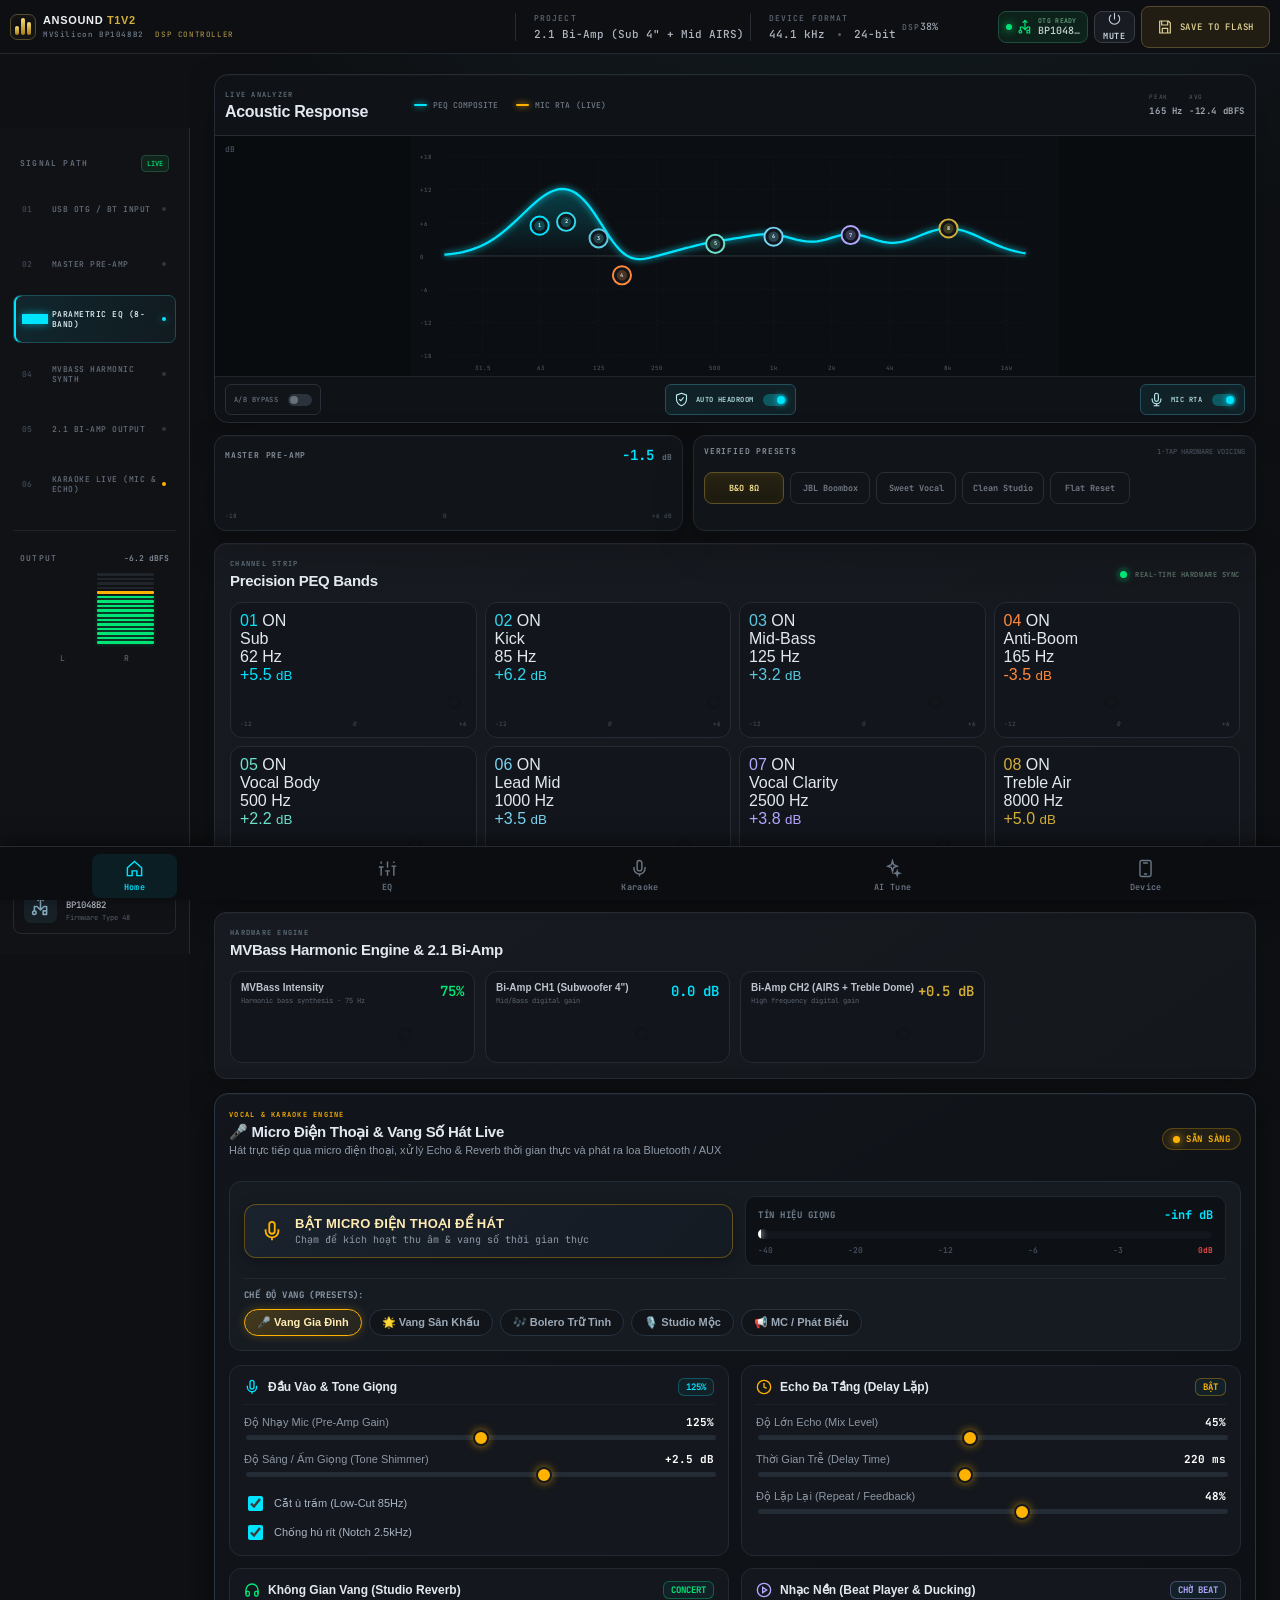
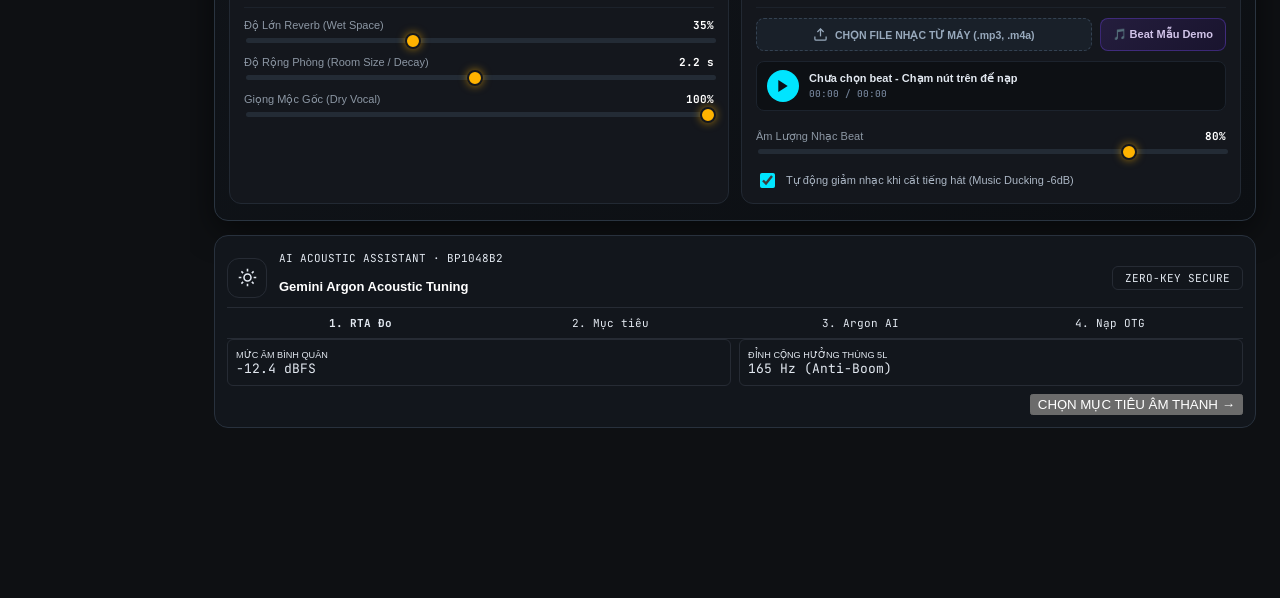
<file: android_app/app/src/main/assets/studio/index.html>
<!DOCTYPE html>
<html lang="vi">
<head>
  <meta charset="UTF-8">
  <meta name="viewport" content="width=device-width, initial-scale=1.0, maximum-scale=1.0, user-scalable=no, viewport-fit=cover">
  <title>ANSOUND T1V2 — MVSilicon BP1048B2 DSP Controller</title>
  <style>

@import url('https://fonts.googleapis.com/css2?family=Inter:wght@400;500;600;700&family=JetBrains+Mono:wght@400;500;600&display=swap');


:root {
  color-scheme: dark;
  --bg: #0e1013;
  --surface: #171a20;
  --surface-2: #12151a;
  --border: #262b34;
  --muted: #7e8795;
  --text: #f4f7fb;
  --cyan: #00e5ff;
  --amber: #ffb300;
  --gold: #d4af37;
  --green: #00e676;
  --red: #ff5252;
  font-family: 'Inter', sans-serif;
  background: var(--bg);
  color: var(--text);
}

* {
  scrollbar-width: thin;
  scrollbar-color: #343b47 #101216;
}

@layer base {
  body {
    min-width: 320px;
    min-height: 100vh;
    background: var(--bg);
  }
  button,
  input,
  select {
    outline: none;
  }
  button {
    cursor: pointer;
  }
  button:focus-visible,
  input:focus-visible,
  select:focus-visible {
    box-shadow: 0 0 0 2px var(--cyan);
  }
}

.app-shell {
  min-height: 100vh;
  background: radial-gradient(circle at 67% -18%, #16242a 0, transparent 28%), var(--bg);
}
.topbar {
  height: 74px;
  display: flex;
  align-items: center;
  gap: 20px;
  padding: 0 24px;
  border-bottom: 1px solid var(--border);
  background: rgba(14, 16, 19, 0.92);
  position: sticky;
  top: 0;
  z-index: 50;
  backdrop-filter: blur(18px);
}
.brand {
  display: flex;
  align-items: center;
  gap: 11px;
  min-width: 235px;
}
.brand-mark {
  width: 30px;
  height: 30px;
  border: 1px solid #544b2c;
  border-radius: 8px;
  display: flex;
  align-items: end;
  justify-content: center;
  gap: 2px;
  padding: 6px;
  box-shadow: inset 0 0 12px #d4af3715;
}
.brand-mark span {
  width: 4px;
  border-radius: 2px;
  background: linear-gradient(#f6dd77, #a77c12);
}
.brand-mark span:nth-child(1) {
  height: 9px;
}
.brand-mark span:nth-child(2) {
  height: 17px;
}
.brand-mark span:nth-child(3) {
  height: 13px;
}
.brand-title {
  font-size: 13px;
  letter-spacing: 0.16em;
  font-weight: 700;
  color: #eef0f2;
  white-space: nowrap;
}
.brand-title strong {
  color: var(--gold);
}
.brand-sub {
  margin-top: 3px;
  color: #777f8b;
  font: 500 8px 'JetBrains Mono';
  letter-spacing: 0.08em;
}
.brand-sub span {
  color: #a18b43;
  margin-left: 6px;
}
.project-meta,
.format-meta {
  border-left: 1px solid var(--border);
  padding-left: 18px;
  display: flex;
  flex-direction: column;
  gap: 4px;
}
.project-meta span,
.format-meta span,
.cpu-meter span {
  font: 500 8px 'JetBrains Mono';
  letter-spacing: 0.14em;
  color: #606a78;
}
.project-meta strong,
.format-meta strong {
  font: 500 11px 'JetBrains Mono';
  color: #afb6c0;
}
.format-meta i {
  display: inline-block;
  width: 3px;
  height: 3px;
  border-radius: 50%;
  background: #515966;
  vertical-align: middle;
  margin: 0 6px;
}
.cpu-meter {
  width: 90px;
  margin-left: auto;
}
.cpu-meter > div:first-child {
  display: flex;
  justify-content: space-between;
  align-items: center;
}
.cpu-meter strong {
  font: 500 10px 'JetBrains Mono';
  color: #9ba3ae;
}
.meter-track {
  margin-top: 6px;
  height: 3px;
  background: #252a31;
  overflow: hidden;
  border-radius: 4px;
}
.meter-track i {
  display: block;
  height: 100%;
  background: var(--green);
  box-shadow: 0 0 8px #00e67688;
}
.connection-pill {
  min-width: 210px;
  height: 42px;
  padding: 0 12px;
  border: 1px solid #214b3b;
  background: #101d18;
  border-radius: 8px;
  display: flex;
  align-items: center;
  gap: 8px;
  color: #89a597;
}
.connection-pill > span:nth-of-type(2) {
  display: flex;
  flex-direction: column;
  text-align: left;
  font: 500 10px 'JetBrains Mono';
  color: #c5d5cd;
  line-height: 1.3;
}
.connection-pill small {
  font-size: 7px;
  letter-spacing: 0.12em;
  color: var(--green);
}
.live-dot {
  width: 7px;
  height: 7px;
  border-radius: 50%;
  background: var(--green);
  box-shadow:
    0 0 0 4px #00e67613,
    0 0 10px #00e67688;
  display: inline-block;
  flex: none;
  animation: pulse 2s infinite;
}
@keyframes pulse {
  50% {
    box-shadow:
      0 0 0 7px transparent,
      0 0 14px #00e676bb;
  }
}
.mute-button,
.save-button {
  height: 42px;
  border-radius: 8px;
  display: flex;
  align-items: center;
  justify-content: center;
  gap: 7px;
  font: 600 9px 'JetBrains Mono';
  letter-spacing: 0.08em;
}
.mute-button {
  width: 70px;
  flex-direction: column;
  gap: 1px;
  color: #ff8b8b;
  border: 1px solid #572c31;
  background: #241317;
}
.mute-button.active {
  background: var(--red);
  color: #fff;
  box-shadow: 0 0 20px #ff525244;
}
.save-button {
  padding: 0 15px;
  color: #decf93;
  border: 1px solid #544b2c;
  background: #211d12;
}
.save-button.saved {
  color: var(--green);
  border-color: #20533d;
  background: #102119;
}

.workspace {
  display: grid;
  grid-template-columns: 190px minmax(0, 1fr);
  min-height: calc(100vh - 74px);
}
.left-rail {
  border-right: 1px solid var(--border);
  background: #101216;
  padding: 20px 13px;
  display: flex;
  flex-direction: column;
  gap: 7px;
  position: sticky;
  top: 74px;
  height: calc(100vh - 74px);
}
.rail-heading {
  height: 30px;
  display: flex;
  align-items: center;
  justify-content: space-between;
  padding: 0 7px;
}
.rail-heading span {
  color: #68717e;
  font: 600 8px 'JetBrains Mono';
  letter-spacing: 0.15em;
}
.rail-heading i {
  color: var(--green);
  font: 500 7px 'JetBrains Mono';
  border: 1px solid #214a38;
  background: #12251c;
  border-radius: 4px;
  padding: 3px 5px;
}
.path-item {
  min-height: 48px;
  width: 100%;
  border: 1px solid transparent;
  border-radius: 7px;
  color: #67707d;
  background: transparent;
  display: grid;
  grid-template-columns: 26px 1fr 5px;
  gap: 4px;
  align-items: center;
  text-align: left;
  font: 500 8px 'JetBrains Mono';
  letter-spacing: 0.06em;
  padding: 0 8px;
}
.path-number {
  color: #424a56;
  font-size: 8px;
}
.path-item i {
  width: 4px;
  height: 4px;
  border-radius: 50%;
  background: #30353d;
}
.path-item.active {
  color: #eafaff;
  border-color: #1c4d57;
  background: linear-gradient(90deg, #10272d, #111b20);
  box-shadow: inset 2px 0 var(--cyan);
}
.path-item.active .path-number,
.path-item.active i {
  color: var(--cyan);
  background: var(--cyan);
  box-shadow: 0 0 8px #00e5ff99;
}
.output-meter {
  border-top: 1px solid #1f232a;
  margin-top: 15px;
  padding-top: 12px;
}
.output-meter strong {
  color: #8c96a3;
  font: 500 8px 'JetBrains Mono';
}
.stereo-bars {
  height: 75px;
  display: grid;
  grid-template-columns: repeat(2, 1fr);
  grid-auto-flow: column;
  grid-template-rows: repeat(16, 1fr);
  gap: 2px 6px;
  padding: 4px 22px 0;
  transform: rotate(180deg);
}
.stereo-bars i {
  background: #20242b;
  border-radius: 1px;
}
.stereo-bars i.lit {
  background: var(--green);
  box-shadow: 0 0 4px #00e67655;
}
.stereo-bars i:nth-child(12n) {
  background: var(--amber);
}
.lr-label {
  display: flex;
  justify-content: space-around;
  color: #68717e;
  font: 8px 'JetBrains Mono';
  padding: 5px 17px;
}
.device-card {
  border: 1px solid #242932;
  border-radius: 8px;
  padding: 10px;
  margin-top: auto;
  display: flex;
  align-items: center;
  gap: 9px;
}
.device-icon {
  width: 33px;
  height: 33px;
  border-radius: 7px;
  display: grid;
  place-items: center;
  background: #182028;
  color: #83a9bc;
}
.device-card div {
  display: flex;
  flex-direction: column;
}
.device-card small {
  color: #56606d;
  font: 6px 'JetBrains Mono';
  letter-spacing: 0.1em;
}
.device-card strong {
  color: #b9c0ca;
  font: 500 9px 'JetBrains Mono';
}
.device-card em {
  color: #575f69;
  font: normal 7px 'JetBrains Mono';
  margin-top: 2px;
}

.main-panel {
  max-width: 1240px;
  width: 100%;
  padding: 18px 22px 40px;
  margin: 0 auto;
}
.mobile-only {
  display: none;
}
.mobile-sensor-zone {
  display: none;
}
.mobile-app-nav {
  display: none;
}
.analyzer-card,
.control-row > div,
.peq-section,
.effects-section,
.studio-panel {
  border: 1px solid var(--border);
  background: linear-gradient(145deg, #171a20, #14171c);
  border-radius: 12px;
  overflow: hidden;
  box-shadow:
    inset 0 1px rgba(255, 255, 255, 0.025),
    0 15px 40px #0003;
}
.panel-header {
  min-height: 61px;
  padding: 11px 15px;
  display: flex;
  align-items: center;
  border-bottom: 1px solid var(--border);
}
.section-kicker {
  display: block;
  color: #60717c;
  font: 600 7px 'JetBrains Mono';
  letter-spacing: 0.18em;
  margin-bottom: 4px;
}
h1,
h2 {
  margin: 0;
  letter-spacing: -0.02em;
}
.panel-header h1 {
  font-size: 16px;
  font-weight: 600;
}
.legend {
  display: flex;
  gap: 18px;
  margin-left: 40px;
  color: #717b88;
  font: 500 8px 'JetBrains Mono';
}
.legend span {
  display: flex;
  align-items: center;
  gap: 6px;
}
.legend i {
  width: 13px;
  height: 2px;
  border-radius: 4px;
}
.legend .cyan {
  background: var(--cyan);
  box-shadow: 0 0 6px var(--cyan);
}
.legend .amber {
  background: var(--amber);
  box-shadow: 0 0 6px var(--amber);
}
.analyzer-stats {
  margin-left: auto;
  display: flex;
  gap: 18px;
}
.analyzer-stats span {
  display: flex;
  flex-direction: column;
  color: #56606d;
  font: 6px 'JetBrains Mono';
  letter-spacing: 0.1em;
}
.analyzer-stats strong {
  color: #9da5b0;
  font-size: 9px;
  margin-top: 4px;
}
.graph-wrap {
  height: 260px;
  position: relative;
  background: #0b0e12;
}
.spectrum {
  display: block;
  width: 100%;
  height: 100%;
}
.grid-line {
  stroke: #29303a;
  stroke-width: 1;
  opacity: 0.6;
  stroke-dasharray: 2 4;
}
.zero-line {
  stroke: #53606b;
  stroke-width: 1;
  opacity: 0.8;
}
.axis-label {
  font: 9px 'JetBrains Mono';
  fill: #545e6b;
}
.node-label {
  font: 600 8px 'JetBrains Mono';
  fill: #eaffff;
}
.graph-unit {
  position: absolute;
  z-index: 2;
  top: 8px;
  left: 10px;
  color: #505a67;
  font: 8px 'JetBrains Mono';
}
.mobile-hud {
  display: none;
}
.graph-toolbar {
  min-height: 46px;
  display: flex;
  align-items: center;
  gap: 7px;
  padding: 7px 10px;
  border-top: 1px solid #20252c;
}
.toggle-control {
  min-height: 31px;
  border: 1px solid #292f38;
  background: #111419;
  border-radius: 6px;
  padding: 0 8px;
  color: #687280;
  display: flex;
  align-items: center;
  gap: 7px;
  font: 500 7px 'JetBrains Mono';
  letter-spacing: 0.06em;
}
.toggle-control.on {
  color: #beeef2;
  border-color: #23505a;
  background: #102127;
}
.switch {
  width: 24px;
  height: 12px;
  border-radius: 10px;
  background: #2c323b;
  padding: 2px;
  margin-left: 3px;
  transition: 0.2s;
}
.switch span {
  display: block;
  width: 8px;
  height: 8px;
  border-radius: 50%;
  background: #67717d;
  transition: 0.2s;
}
.toggle-control.on .switch {
  background: #0d5963;
}
.toggle-control.on .switch span {
  transform: translateX(12px);
  background: var(--cyan);
  box-shadow: 0 0 7px #00e5ff;
}

.control-row {
  display: grid;
  grid-template-columns: 0.9fr 1.3fr;
  gap: 10px;
  margin-top: 10px;
}
.preamp-card,
.preset-card {
  padding: 13px 15px;
}
.control-label {
  display: flex;
  justify-content: space-between;
  align-items: center;
  margin-bottom: 12px;
}
.control-label > span {
  color: #8d96a2;
  font: 600 8px 'JetBrains Mono';
  letter-spacing: 0.1em;
}
.control-label strong {
  color: var(--cyan);
  font: 600 14px 'JetBrains Mono';
}
.control-label strong small {
  font-size: 8px;
  color: #68737f;
}
.control-label > small {
  color: #4f5865;
  font: 7px 'JetBrains Mono';
}
.precision-slider {
  width: 100%;
  height: 18px;
  appearance: none;
  background: transparent;
  cursor: pointer;
}
.precision-slider::-webkit-slider-runnable-track {
  height: 3px;
  border-radius: 4px;
  background: linear-gradient(
    to right,
    var(--accent) 0 var(--progress),
    #343a44 var(--progress) 100%
  );
}
.precision-slider::-webkit-slider-thumb {
  appearance: none;
  width: 14px;
  height: 14px;
  margin-top: -5.5px;
  border: 3px solid #101318;
  border-radius: 50%;
  background: var(--accent);
  box-shadow:
    0 0 0 1px var(--accent),
    0 0 9px color-mix(in srgb, var(--accent) 45%, transparent);
}
.precision-slider::-moz-range-track {
  height: 3px;
  background: #343a44;
}
.precision-slider::-moz-range-progress {
  height: 3px;
  background: var(--accent);
}
.precision-slider::-moz-range-thumb {
  width: 10px;
  height: 10px;
  border: 3px solid #101318;
  border-radius: 50%;
  background: var(--accent);
}
.range-label,
.band-scale {
  display: flex;
  justify-content: space-between;
  color: #4e5662;
  font: 6px 'JetBrains Mono';
}
.preset-list {
  display: flex;
  gap: 6px;
}
.preset-list button {
  height: 30px;
  flex: 1;
  padding: 0 7px;
  white-space: nowrap;
  border: 1px solid #292f37;
  border-radius: 6px;
  background: #111419;
  color: #777f8b;
  font: 500 7px 'JetBrains Mono';
}
.preset-list button.active {
  color: #ffe995;
  border-color: #5e5127;
  background: linear-gradient(#282313, #1b190f);
  box-shadow: inset 0 0 8px #d4af3711;
}

.peq-section,
.effects-section {
  margin-top: 10px;
  padding: 15px;
}
.section-title-row {
  display: flex;
  align-items: center;
  justify-content: space-between;
  margin-bottom: 13px;
}
.section-title-row h2 {
  font-size: 15px;
  font-weight: 600;
}
.section-status {
  display: flex;
  align-items: center;
  gap: 8px;
  color: #5f776b;
  font: 500 7px 'JetBrains Mono';
  letter-spacing: 0.08em;
}
.mobile-band-grid {
  display: none;
}
.peq-table {
  border: 1px solid #292f37;
  border-radius: 8px;
  overflow: hidden;
}
.peq-table-head,
.peq-table-row {
  display: grid;
  grid-template-columns: 0.6fr 0.7fr 1.1fr 1.2fr 1fr 0.8fr 1.6fr;
  align-items: center;
}
.peq-table-head {
  min-height: 28px;
  padding: 0 10px;
  background: #111419;
  color: #535d69;
  font: 600 7px 'JetBrains Mono';
  letter-spacing: 0.08em;
}
.peq-table-row {
  min-height: 36px;
  padding: 0 10px;
  border-top: 1px solid #252a32;
  color: #858e9a;
  font: 500 8px 'JetBrains Mono';
}
.peq-table-row:hover,
.peq-table-row.selected {
  background: #192127;
}
.peq-table-row.selected {
  box-shadow: inset 2px 0 var(--cyan);
}
.table-band {
  color: #b5bec9;
  display: flex;
  align-items: center;
  gap: 8px;
}
.table-band i {
  width: 7px;
  height: 7px;
  border-radius: 50%;
  box-shadow: 0 0 7px currentColor;
}
.mini-switch {
  width: 24px;
  height: 12px;
  border-radius: 8px;
  background: #17454c;
  padding: 2px;
}
.mini-switch i {
  display: block;
  width: 8px;
  height: 8px;
  border-radius: 50%;
  background: var(--cyan);
  transform: translateX(12px);
}
.select-button {
  width: 58px;
  height: 21px;
  display: flex;
  justify-content: space-between;
  align-items: center;
  padding: 0 7px;
  border: 1px solid #313740;
  background: #12151a;
  border-radius: 4px;
  color: #8b949f;
  font: 7px 'JetBrains Mono';
}
.numeric-cell {
  color: #b7c0ca;
}
.numeric-cell.gain {
  color: var(--cyan);
}
.numeric-cell.negative {
  color: #ff9051;
}
.desc-cell {
  color: #676f7a;
}

.effect-grid {
  display: grid;
  grid-template-columns: repeat(3, 1fr);
  gap: 8px;
}
.effect-card {
  border: 1px solid #292f37;
  background: #111419;
  border-radius: 8px;
  padding: 12px;
}
.effect-card-top {
  display: flex;
  justify-content: space-between;
  align-items: flex-start;
  margin-bottom: 11px;
}
.effect-card-top span {
  display: flex;
  flex-direction: column;
}
.effect-card-top strong {
  color: #bdc4cd;
  font-size: 10px;
}
.effect-card-top small {
  color: #59626e;
  font: 7px 'JetBrains Mono';
  margin-top: 3px;
}
.effect-card-top b {
  font: 600 14px 'JetBrains Mono';
}
.studio-cta {
  display: none;
}

.studio-panel {
  margin-top: 10px;
  padding: 15px;
}
.studio-panel-top {
  display: flex;
  justify-content: space-between;
  margin-bottom: 12px;
}
.studio-panel-top h2 {
  font-size: 15px;
}
.close-studio {
  display: none;
}
.studio-graph {
  height: 360px;
  border: 1px solid #292f37;
  border-radius: 8px;
  overflow: hidden;
}
.studio-controls {
  display: grid;
  grid-template-columns: 1.2fr 1fr 0.8fr;
  gap: 8px;
  margin-top: 8px;
}
.studio-controls > div {
  border: 1px solid #292f37;
  background: #111419;
  border-radius: 8px;
  padding: 12px;
}
.studio-control-title {
  color: #92a0ab;
  display: flex;
  align-items: center;
  gap: 8px;
  margin-bottom: 12px;
}
.studio-control-title span {
  display: flex;
  flex-direction: column;
  font: 600 8px 'JetBrains Mono';
  letter-spacing: 0.08em;
}
.studio-control-title small {
  color: #515b66;
  font-size: 6px;
  margin-top: 2px;
}
.generator-panel .toggle-control {
  display: inline-flex;
  margin-right: 5px;
}
.tone-buttons {
  display: flex;
  gap: 5px;
  margin-top: 8px;
}
.tone-buttons button {
  flex: 1;
  border: 1px solid #292f37;
  background: #171a20;
  border-radius: 5px;
  color: #aeb7c2;
  font: 500 8px 'JetBrains Mono';
  padding: 6px;
}
.tone-buttons small {
  display: block;
  color: #525c68;
  font-size: 6px;
  margin-top: 2px;
}
.rta-panel label {
  display: grid;
  grid-template-columns: 1fr 1.2fr;
  align-items: center;
  gap: 7px;
  margin-bottom: 7px;
  color: #59636f;
  font: 600 7px 'JetBrains Mono';
}
.rta-panel select {
  width: 100%;
  height: 28px;
  border: 1px solid #303741;
  border-radius: 5px;
  color: #aab3be;
  background: #171a20;
  padding: 0 7px;
  font: 7px 'JetBrains Mono';
}
.autotune-button,
.export-button {
  width: 100%;
  height: 32px;
  border: 1px solid #17616b;
  border-radius: 5px;
  background: linear-gradient(135deg, #0e4851, #12343b);
  color: #bff9ff;
  display: flex;
  gap: 7px;
  align-items: center;
  justify-content: center;
  font: 600 7px 'JetBrains Mono';
  letter-spacing: 0.07em;
}
.export-panel p {
  color: #626b77;
  font-size: 8px;
  line-height: 1.5;
  margin: 0 0 10px;
}
.export-button {
  border-color: #5b4c22;
  background: linear-gradient(135deg, #3b3218, #24200f);
  color: #ead47b;
}

.mute-banner {
  position: fixed;
  z-index: 80;
  left: 50%;
  bottom: 20px;
  transform: translateX(-50%);
  height: 36px;
  border: 1px solid #6a3035;
  border-radius: 7px;
  background: #281519ee;
  padding: 0 16px;
  display: flex;
  align-items: center;
  gap: 9px;
  color: #ff9292;
  font: 600 8px 'JetBrains Mono';
  box-shadow: 0 8px 30px #0009;
}
.modal-backdrop {
  position: fixed;
  inset: 0;
  z-index: 100;
  display: grid;
  place-items: center;
  background: #050608cc;
  backdrop-filter: blur(10px);
  padding: 20px;
}
.export-modal {
  width: min(480px, 100%);
  border: 1px solid #343a44;
  border-radius: 12px;
  background: #171a20;
  padding: 20px;
  box-shadow: 0 30px 80px #000;
}
.modal-head {
  display: flex;
  justify-content: space-between;
}
.modal-head h2 {
  font-size: 18px;
}
.modal-head > button {
  width: 30px;
  height: 30px;
  border: 1px solid #343a44;
  border-radius: 6px;
  color: #8d96a2;
  background: #111419;
  font-size: 20px;
}
.export-modal > p {
  color: #68717d;
  font: 8px 'JetBrains Mono';
  margin: 10px 0 16px;
}
.export-options {
  display: grid;
  gap: 7px;
}
.export-options > button {
  min-height: 58px;
  display: grid;
  grid-template-columns: 1fr auto;
  padding: 10px 12px;
  text-align: left;
  border: 1px solid #2c323b;
  background: #111419;
  border-radius: 7px;
  color: #c8d0da;
}
.export-options button > span {
  display: flex;
  align-items: center;
  gap: 8px;
}
.export-options button small {
  grid-column: 1;
  padding-left: 32px;
  color: #5d6672;
  font: 7px 'JetBrains Mono';
}
.export-options button > svg {
  grid-column: 2;
  grid-row: 1 / 3;
  align-self: center;
  color: #626c78;
}

@media (max-width: 1050px) {
  .project-meta,
  .format-meta,
  .cpu-meter,
  .save-button {
    display: none;
  }
  .connection-pill {
    margin-left: auto;
  }
  .workspace {
    grid-template-columns: 1fr;
  }
  .left-rail {
    display: none;
  }
}

@media (max-width: 700px) {
  .app-shell {
    background: radial-gradient(circle at 50% 0, #15242a 0, transparent 25%), var(--bg);
    padding-bottom: calc(94px + env(safe-area-inset-bottom));
  }
  .topbar {
    height: calc(64px + max(env(safe-area-inset-top), 20px));
    padding: max(env(safe-area-inset-top), 20px) 12px 0;
    gap: 8px;
    position: sticky;
    align-items: center;
    background: rgba(8, 10, 13, 0.96);
    box-shadow: 0 8px 30px #0006;
  }
  .mobile-sensor-zone {
    display: block;
    position: absolute;
    pointer-events: none;
    z-index: 2;
    width: 102px;
    height: 25px;
    top: max(calc(env(safe-area-inset-top) - 32px), 5px);
    left: 50%;
    transform: translateX(-50%);
    border: 1px solid #16191e;
    border-radius: 18px;
    background: #030405;
    box-shadow:
      inset 0 -1px #101319,
      0 2px 7px #000;
  }
  .mobile-sensor-zone span {
    position: absolute;
    right: 9px;
    top: 8px;
    width: 7px;
    height: 7px;
    border-radius: 50%;
    background: #080b0e;
    box-shadow:
      inset 0 0 0 2px #10171c,
      0 0 4px #0a2934;
  }
  .brand {
    min-width: 0;
    flex: 1;
  }
  .brand-mark {
    width: 28px;
    height: 28px;
  }
  .brand-title {
    font-size: 11px;
    letter-spacing: 0.1em;
  }
  .brand-sub {
    font-size: 7px;
  }
  .brand-sub span {
    display: none;
  }
  .connection-pill {
    min-width: 0;
    width: 38px;
    height: 36px;
    padding: 0;
    justify-content: center;
    border-color: #1f4e3c;
  }
  .connection-pill > span:not(.live-dot),
  .connection-pill > svg:last-child {
    display: none;
  }
  .connection-pill .live-dot {
    position: absolute;
    margin: -25px -27px 0 0;
    width: 6px;
    height: 6px;
  }
  .mute-button {
    width: 40px;
    height: 36px;
  }
  .mute-button span {
    font-size: 6px;
  }
  .main-panel {
    padding: 16px 12px calc(32px + env(safe-area-inset-bottom));
    max-width: 520px;
  }
  .mobile-only {
    display: block;
  }
  .mobile-head {
    margin: 2px 2px 14px;
    scroll-margin-top: calc(94px + env(safe-area-inset-top));
  }
  .mobile-head .eyebrow {
    color: #628077;
    font: 600 7px 'JetBrains Mono';
    letter-spacing: 0.15em;
    display: flex;
    align-items: center;
    gap: 8px;
  }
  .mobile-head h1 {
    font-size: 24px;
    margin-top: 8px;
  }
  .mobile-title-line {
    display: flex;
    align-items: flex-end;
    justify-content: space-between;
    gap: 12px;
  }
  .mobile-profile-badge {
    max-width: 132px;
    overflow: hidden;
    padding: 7px 9px;
    border: 1px solid #3e3923;
    border-radius: 10px;
    background: #1c190f;
    color: #d8c66d;
    font: 600 7px 'JetBrains Mono';
    text-overflow: ellipsis;
    white-space: nowrap;
    box-shadow: inset 0 1px #4d4528;
  }
  .mobile-profile-badge small {
    display: block;
    margin-bottom: 2px;
    color: #6f6744;
    font-size: 5px;
    letter-spacing: 0.08em;
  }
  .mobile-head p {
    margin: 4px 0 0;
    color: #707987;
    font-size: 11px;
  }
  .mobile-mode-rack {
    margin-bottom: 10px;
    padding: 12px 12px 9px;
    border: 1px solid #292e35;
    border-radius: 18px;
    background:
      radial-gradient(circle at 50% 45%, #1b1f24 0, transparent 42%),
      linear-gradient(145deg, #1b1e22, #0d0f12);
    box-shadow:
      inset 0 1px #363a3f,
      inset 0 -12px 24px #05060788,
      0 10px 22px #0007;
  }
  .mode-rack-head {
    display: flex;
    align-items: flex-start;
    justify-content: space-between;
  }
  .mode-rack-head > div {
    display: flex;
    flex-direction: column;
  }
  .mode-rack-head span {
    color: #8e959d;
    font: 600 7px 'JetBrains Mono';
    letter-spacing: 0.14em;
  }
  .mode-rack-head small {
    color: #454b53;
    font: 6px 'JetBrains Mono';
    margin-top: 3px;
  }
  .mode-rack-head strong {
    display: flex;
    align-items: center;
    gap: 5px;
    color: #66736c;
    font: 500 6px 'JetBrains Mono';
  }
  .mode-rack-head strong i {
    width: 6px;
    height: 6px;
    border-radius: 50%;
    background: var(--green);
    box-shadow: 0 0 9px var(--green);
  }
  .mode-switches {
    display: grid;
    grid-template-columns: repeat(3, 1fr);
    gap: 11px;
    padding: 12px 20px 11px;
  }
  .mode-switches button {
    min-width: 0;
    height: 74px;
    padding: 8px 5px 6px;
    border: 1px solid #090b0d;
    border-radius: 23px;
    background: linear-gradient(90deg, #090b0d, #171a1e 48%, #080a0c);
    box-shadow:
      inset 0 0 0 1px #282c31,
      inset 0 -8px 12px #0009,
      0 5px 9px #000a;
    color: #565d65;
    display: flex;
    flex-direction: column;
    align-items: center;
    justify-content: space-between;
  }
  .mode-switches button > span {
    font: 600 8px 'JetBrains Mono';
    letter-spacing: 0.08em;
  }
  .mode-switches button > i {
    position: relative;
    width: 23px;
    height: 23px;
    display: grid;
    place-items: center;
    border: 1px solid #262a2f;
    border-radius: 50%;
    background: #090b0d;
    box-shadow: inset 0 2px 5px #000;
  }
  .mode-switches button > i b {
    width: 7px;
    height: 7px;
    border: 1px solid #343a40;
    border-radius: 50%;
    background: #111419;
  }
  .mode-switches button small {
    color: #343a42;
    font: 5px 'JetBrains Mono';
    letter-spacing: 0.05em;
  }
  .mode-switches button.active {
    color: #a4abb1;
    border-color: #13171a;
    box-shadow:
      inset 0 0 0 1px #34383d,
      inset 0 -8px 12px #0009,
      0 5px 9px #000a;
  }
  .mode-switches button.active > i b {
    border-color: #5bff45;
    background: #72ff54;
    box-shadow:
      0 0 6px #40ff20,
      0 0 14px #40ff20aa;
  }
  .mode-switches button.active.warm > i b {
    border-color: #ff8d2e;
    background: #ff710b;
    box-shadow:
      0 0 6px #ff710b,
      0 0 14px #ff710b99;
  }
  .mode-rack-footer {
    min-height: 25px;
    display: flex;
    align-items: center;
    justify-content: space-around;
    border-top: 1px solid #20242a;
    color: #454c54;
    font: 500 5px 'JetBrains Mono';
    letter-spacing: 0.04em;
  }
  .mode-rack-footer span {
    display: flex;
    align-items: center;
    gap: 4px;
  }
  .mode-rack-footer i {
    width: 4px;
    height: 4px;
    border-radius: 50%;
    background: #32373d;
  }
  .mode-rack-footer i.active {
    background: var(--green);
    box-shadow: 0 0 6px var(--green);
  }
  .panel-header {
    min-height: 50px;
    padding: 9px 11px;
  }
  .panel-header h1 {
    font-size: 13px;
  }
  .legend {
    margin-left: auto;
    gap: 10px;
  }
  .legend span {
    font-size: 6px;
  }
  .analyzer-stats {
    display: none;
  }
  .graph-wrap {
    height: 205px;
  }
  .mobile-hud {
    display: flex;
    position: absolute;
    top: 10px;
    left: 10px;
    right: auto;
    padding: 6px 7px;
    gap: 6px;
    align-items: center;
    border: 1px solid #384047;
    border-radius: 5px;
    background: #13171cdd;
    font: 500 6px 'JetBrains Mono';
    color: #717b87;
  }
  .mobile-hud strong {
    color: #c8d0d8;
  }
  .mobile-hud em {
    color: #ff8a3d;
    font-style: normal;
  }
  .mobile-hud small {
    font-size: 6px;
  }
  .graph-toolbar {
    justify-content: space-between;
    gap: 4px;
  }
  .toggle-control {
    padding: 0 6px;
    gap: 4px;
    font-size: 6px;
  }
  .graph-toolbar .switch {
    width: 20px;
  }
  .graph-toolbar .toggle-control.on .switch span {
    transform: translateX(8px);
  }
  .control-row {
    grid-template-columns: 1fr;
  }
  .preamp-card,
  .preset-card {
    padding: 12px;
  }
  .preset-list {
    overflow-x: auto;
    padding-bottom: 2px;
  }
  .preset-list button {
    flex: none;
    min-width: 82px;
  }
  .peq-section,
  .effects-section {
    padding: 13px 11px;
    scroll-margin-top: calc(92px + env(safe-area-inset-top));
  }
  .section-title-row h2 {
    font-size: 14px;
  }
  .section-status {
    display: none;
  }
  .mobile-band-grid {
    display: grid;
    grid-template-columns: repeat(2, minmax(0, 1fr));
    gap: 7px;
  }
  .peq-table {
    display: none;
  }
  .fader-hint {
    margin: -7px 0 11px;
    color: #4d555e;
    font: 6px 'JetBrains Mono';
  }
  .band-card {
    min-height: 152px;
    border: 1px solid #292f37;
    border-radius: 14px;
    background:
      linear-gradient(90deg, transparent, #ffffff05 48%, transparent),
      linear-gradient(145deg, #181b1f, #0c0e11);
    padding: 10px;
    position: relative;
    overflow: hidden;
    box-shadow:
      inset 0 1px #30343a,
      inset 0 -9px 18px #05060788,
      0 6px 12px #0005;
  }
  .band-card.resonance {
    border-color: #603b27;
    background: linear-gradient(145deg, #211914, #131416);
    box-shadow: inset 0 0 20px #ff8a3d0a;
  }
  .band-card-head {
    display: flex;
    justify-content: space-between;
  }
  .band-index {
    font: 600 8px 'JetBrains Mono';
  }
  .band-enabled {
    color: #55606b;
    font: 6px 'JetBrains Mono';
    display: flex;
    align-items: center;
    gap: 4px;
  }
  .band-enabled i {
    width: 5px;
    height: 5px;
    border-radius: 50%;
  }
  .band-name {
    margin-top: 10px;
    color: #8b949f;
    font-size: 9px;
  }
  .band-freq {
    margin-top: 2px;
    font: 600 13px 'JetBrains Mono';
    color: #d3d9df;
  }
  .band-value {
    margin-top: 9px;
    font: 600 15px 'JetBrains Mono';
  }
  .band-value small {
    font-size: 7px;
  }
  .band-card .precision-slider {
    margin-top: 6px;
  }
  .band-scale i {
    font-style: normal;
    color: #69727c;
  }
  .effect-grid {
    grid-template-columns: 1fr;
  }
  .effect-card {
    padding: 13px;
  }
  .studio-cta {
    width: 100%;
    min-height: 64px;
    margin-top: 10px;
    border: 1px solid #16728a;
    border-radius: 10px;
    padding: 0 13px;
    display: grid;
    grid-template-columns: 35px 1fr 18px;
    align-items: center;
    text-align: left;
    gap: 10px;
    background: linear-gradient(120deg, #063c50, #0a6575);
    color: #d4faff;
    box-shadow:
      inset 0 1px #47c7e244,
      0 8px 25px #006b8330;
  }
  #ai-calibration {
    scroll-margin-top: calc(92px + env(safe-area-inset-top));
  }
  .mobile-app-nav {
    position: fixed;
    z-index: 85;
    right: 10px;
    bottom: max(8px, env(safe-area-inset-bottom));
    left: 10px;
    display: grid;
    grid-template-columns: repeat(4, 1fr);
    min-height: 68px;
    padding: 7px 8px;
    border: 1px solid #30363f;
    border-radius: 21px;
    background: rgba(14, 17, 21, 0.94);
    box-shadow:
      inset 0 1px rgba(255, 255, 255, 0.06),
      0 16px 42px #000d;
    backdrop-filter: blur(22px);
  }
  .mobile-app-nav button {
    position: relative;
    min-width: 0;
    min-height: 52px;
    border: 0;
    border-radius: 15px;
    background: transparent;
    color: #5e6874;
    display: flex;
    flex-direction: column;
    align-items: center;
    justify-content: center;
    gap: 4px;
    transition:
      color 0.2s ease,
      background 0.2s ease,
      transform 0.2s ease;
  }
  .mobile-app-nav button:active {
    transform: scale(0.94);
  }
  .mobile-app-nav button span {
    font: 600 7px 'JetBrains Mono';
  }
  .mobile-app-nav button.active {
    color: #bdfaff;
    background: linear-gradient(145deg, #12333b, #10242a);
    box-shadow:
      inset 0 0 0 1px #1b5864,
      inset 0 1px #2d7580;
  }
  .mobile-app-nav button.active::before {
    position: absolute;
    top: 3px;
    width: 18px;
    height: 2px;
    border-radius: 4px;
    background: var(--cyan);
    box-shadow: 0 0 8px var(--cyan);
    content: '';
  }
  .cta-icon {
    width: 34px;
    height: 34px;
    display: grid;
    place-items: center;
    border: 1px solid #63e6ff44;
    border-radius: 8px;
    background: #001d26aa;
  }
  .studio-cta > span:nth-child(2) {
    font: 600 8px/1.4 'JetBrains Mono';
    letter-spacing: 0.04em;
  }
  .studio-cta small {
    display: block;
    color: #75b7c3;
    font-size: 6px;
    margin-bottom: 2px;
  }
  .studio-panel {
    display: none;
  }
  .mobile-studio-open .topbar,
  .mobile-studio-open .mobile-head,
  .mobile-studio-open .analyzer-card,
  .mobile-studio-open .control-row,
  .mobile-studio-open .peq-section,
  .mobile-studio-open .effects-section,
  .mobile-studio-open .studio-cta {
    display: none;
  }
  .mobile-studio-open .mobile-app-nav {
    display: none;
  }
  .mobile-studio-open .main-panel {
    max-width: none;
    padding: 0;
  }
  .mobile-studio-open .studio-panel {
    display: block;
    min-height: 100vh;
    margin: 0;
    border: 0;
    border-radius: 0;
    padding: 14px 12px;
  }
  .mobile-studio-open .studio-panel-top {
    position: sticky;
    top: 0;
    z-index: 5;
    padding: 6px 0 12px;
    background: #171a20;
  }
  .mobile-studio-open .close-studio {
    display: block;
    border: 1px solid #353c46;
    border-radius: 6px;
    background: #111419;
    color: #89939f;
    padding: 0 10px;
    font: 600 7px 'JetBrains Mono';
  }
  .mobile-studio-open .studio-graph {
    height: 320px;
  }
  .mobile-studio-open .studio-controls {
    grid-template-columns: 1fr;
  }
  .mute-banner {
    left: 12px;
    right: 12px;
    bottom: 12px;
    transform: none;
    height: auto;
    min-height: 40px;
    justify-content: center;
    text-align: center;
    font-size: 7px;
  }
}

@media (min-width: 701px) and (max-height: 820px) {
  .graph-wrap {
    height: 220px;
  }
  .studio-graph {
    height: 300px;
  }
}

@media (prefers-reduced-motion: reduce) {
  *,
  *::before,
  *::after {
    animation-duration: 0.01ms !important;
    animation-iteration-count: 1 !important;
    scroll-behavior: auto !important;
  }
}

.figma-custom-code-fragment {
  display: contents;
}
.figma-bypass-link {
  position: fixed;
  top: 8px;
  left: 8px;
  z-index: 2147483647;
  transform: translateY(-150%);
  border-radius: 6px;
  background: #111827;
  color: #fff;
  padding: 8px 12px;
  font:
    600 14px/1.2 system-ui,
    sans-serif;
  text-decoration: none;
}
.figma-bypass-link:focus {
  transform: translateY(0);
}


    /* Embedded utility classes for AI Calibration panel */
    .flex { display: flex; }
    .flex-col { flex-direction: column; }
    .items-center { align-items: center; }
    .justify-between { justify-content: space-between; }
    .justify-center { justify-content: center; }
    .justify-end { justify-content: flex-end; }
    .flex-wrap { flex-wrap: wrap; }
    .gap-1 { gap: 4px; }
    .gap-2 { gap: 8px; }
    .gap-3 { gap: 12px; }
    .gap-4 { gap: 16px; }
    .grid { display: grid; }
    .grid-cols-2 { grid-template-columns: repeat(2, minmax(0, 1fr)); }
    .grid-cols-4 { grid-template-columns: repeat(4, minmax(0, 1fr)); }
    .p-2 { padding: 8px; }
    .p-3 { padding: 12px; }
    .p-4 { padding: 16px; }
    .px-3 { padding-left: 12px; padding-right: 12px; }
    .px-4 { padding-left: 16px; padding-right: 16px; }
    .py-1 { padding-top: 4px; padding-bottom: 4px; }
    .py-2 { padding-top: 8px; padding-bottom: 8px; }
    .py-4 { padding-top: 16px; padding-bottom: 16px; }
    .mt-1 { margin-top: 4px; }
    .mt-2 { margin-top: 8px; }
    .mt-3 { margin-top: 12px; }
    .mt-4 { margin-top: 16px; }
    .mb-2 { margin-bottom: 8px; }
    .mb-3 { margin-bottom: 12px; }
    .rounded { border-radius: 6px; }
    .rounded-lg { border-radius: 8px; }
    .rounded-xl { border-radius: 12px; }
    .rounded-full { border-radius: 9999px; }
    .border { border: 1px solid #262b34; }
    .border-b { border-bottom: 1px solid #262b34; }
    .border-t { border-top: 1px solid #262b34; }
    .font-mono { font-family: 'JetBrains Mono', monospace, monospace; }
    .font-semibold { font-weight: 600; }
    .font-bold { font-weight: 700; }
    .text-xs { font-size: 11px; }
    .text-sm { font-size: 13px; }
    .text-white { color: #ffffff; }
    .w-full { width: 100%; }
    .size-10 { width: 40px; height: 40px; }
    .place-items-center { place-items: center; }
    .text-center { text-align: center; }
    .text-left { text-align: left; }
    .cursor-pointer { cursor: pointer; }
    .overflow-hidden { overflow: hidden; }
    .transition { transition: all 0.2s ease; }

/* ==========================================================================
   BULLETPROOF RESPONSIVE & MOBILE-FIRST STUDIO STYLES
   Designed for MVSilicon BP1048B2 DSP Studio on all screen sizes:
   Phones (320px - 430px), Foldables, Tablets (600px - 900px), and Desktops.
   ========================================================================== */

*, *::before, *::after {
  box-sizing: border-box !important;
}

html, body {
  width: 100% !important;
  max-width: 100vw !important;
  overflow-x: hidden !important;
  margin: 0 !important;
  padding: 0 !important;
  -webkit-text-size-adjust: 100% !important;
  text-size-adjust: 100% !important;
  background: #0e1013 !important;
  color: #e2e8f0 !important;
  font-family: -apple-system, BlinkMacSystemFont, "Segoe UI", Roboto, Helvetica, Arial, sans-serif !important;
}

.app-shell {
  width: 100% !important;
  max-width: 100vw !important;
  overflow-x: hidden !important;
  box-sizing: border-box !important;
  padding-bottom: calc(76px + env(safe-area-inset-bottom, 16px)) !important;
  min-height: 100vh !important;
}

/* TOPBAR */
.topbar {
  width: 100% !important;
  max-width: 100vw !important;
  height: 54px !important;
  min-height: 54px !important;
  padding: 0 10px !important;
  margin: 0 !important;
  display: flex !important;
  align-items: center !important;
  justify-content: space-between !important;
  gap: 6px !important;
  position: sticky !important;
  top: 0 !important;
  z-index: 90 !important;
  background: rgba(14, 16, 19, 0.98) !important;
  backdrop-filter: blur(16px) !important;
  border-bottom: 1px solid #232830 !important;
  box-sizing: border-box !important;
  overflow: hidden !important;
}

.mobile-sensor-zone {
  display: none !important;
}

.brand {
  display: flex !important;
  align-items: center !important;
  gap: 7px !important;
  min-width: 0 !important;
  flex: 1 1 auto !important;
  max-width: 175px !important;
  overflow: hidden !important;
}

.brand-mark {
  width: 26px !important;
  height: 26px !important;
  min-width: 26px !important;
  border-radius: 7px !important;
  padding: 4px !important;
  flex-shrink: 0 !important;
  border: 1px solid #544b2c !important;
}

.brand-title {
  font-size: 11px !important;
  letter-spacing: 0.06em !important;
  white-space: nowrap !important;
  overflow: hidden !important;
  text-overflow: ellipsis !important;
  line-height: 1.2 !important;
  font-weight: 700 !important;
}

.brand-title strong {
  color: #d4af37 !important;
}

.brand-sub {
  font-size: 7.5px !important;
  color: #717d8c !important;
  white-space: nowrap !important;
  overflow: hidden !important;
  text-overflow: ellipsis !important;
  line-height: 1.1 !important;
  font-family: 'JetBrains Mono', monospace !important;
}

.brand-sub span {
  display: none !important;
}

/* Desktop-only topbar widgets hidden on mobile/tablet */
.project-meta,
.format-meta,
.cpu-meter,
.save-button {
  display: none !important;
}

@media (min-width: 1100px) {
  .brand {
    max-width: none !important;
  }
  .brand-sub span {
    display: inline !important;
  }
  .project-meta,
  .format-meta,
  .cpu-meter,
  .save-button {
    display: flex !important;
  }
}

/* Connection Pill in Topbar */
.connection-pill {
  display: inline-flex !important;
  align-items: center !important;
  gap: 5px !important;
  padding: 4px 7px !important;
  height: 32px !important;
  width: auto !important;
  min-width: 0 !important;
  max-width: 90px !important;
  border-radius: 8px !important;
  border: 1px solid #1f4e3c !important;
  background: #0d221a !important;
  color: #00e676 !important;
  font: 700 8.5px 'JetBrains Mono', monospace !important;
  white-space: nowrap !important;
  overflow: hidden !important;
  flex-shrink: 0 !important;
  cursor: pointer !important;
  box-sizing: border-box !important;
}

.connection-pill .live-dot {
  width: 6px !important;
  height: 6px !important;
  min-width: 6px !important;
  border-radius: 50% !important;
  background: #00e676 !important;
  box-shadow: 0 0 8px #00e676 !important;
  flex-shrink: 0 !important;
}

.connection-pill > span {
  display: flex !important;
  flex-direction: column !important;
  line-height: 1.1 !important;
  text-align: left !important;
  overflow: hidden !important;
  text-overflow: ellipsis !important;
}

.connection-pill small {
  font-size: 6.5px !important;
  color: #69a785 !important;
  letter-spacing: 0.05em !important;
  white-space: nowrap !important;
  overflow: hidden !important;
  text-overflow: ellipsis !important;
}

.connection-pill #txtConnName {
  white-space: nowrap !important;
  overflow: hidden !important;
  text-overflow: ellipsis !important;
}

.connection-pill > svg {
  flex-shrink: 0 !important;
}

/* Mute button */
.mute-button {
  display: inline-flex !important;
  align-items: center !important;
  justify-content: center !important;
  gap: 4px !important;
  height: 32px !important;
  width: auto !important;
  min-width: 0 !important;
  padding: 0 8px !important;
  border-radius: 8px !important;
  border: 1px solid #363d47 !important;
  background: #181c22 !important;
  color: #cbd5e1 !important;
  font: 700 8.5px 'JetBrains Mono', monospace !important;
  flex-shrink: 0 !important;
  cursor: pointer !important;
  box-sizing: border-box !important;
}

.mute-button.active {
  background: #7f1d1d !important;
  border-color: #ef4444 !important;
  color: #fee2e2 !important;
}

/* WORKSPACE & RAILS */
.workspace {
  display: block !important;
  width: 100% !important;
  max-width: 100vw !important;
  box-sizing: border-box !important;
  padding: 0 !important;
  margin: 0 !important;
  overflow-x: hidden !important;
}

.left-rail {
  display: none !important;
}

@media (min-width: 1100px) {
  .workspace {
    display: grid !important;
    grid-template-columns: 190px minmax(0, 1fr) !important;
  }
  .left-rail {
    display: flex !important;
  }
}

/* MAIN PANEL CONTAINER */
.main-panel {
  width: 100% !important;
  max-width: 100% !important;
  box-sizing: border-box !important;
  padding: 10px 10px calc(80px + env(safe-area-inset-bottom, 16px)) 10px !important;
  margin: 0 auto !important;
  overflow-x: hidden !important;
}

@media (min-width: 768px) {
  .main-panel {
    max-width: 740px !important;
    padding: 16px 16px calc(80px + env(safe-area-inset-bottom, 16px)) 16px !important;
  }
}

@media (min-width: 1100px) {
  .main-panel {
    max-width: 1200px !important;
    padding: 20px 24px calc(80px + env(safe-area-inset-bottom, 16px)) 24px !important;
  }
}

/* MOBILE HEAD INFO */
.mobile-head {
  margin: 0 0 10px 0 !important;
  width: 100% !important;
  box-sizing: border-box !important;
}

.mobile-title-line {
  display: flex !important;
  align-items: center !important;
  justify-content: space-between !important;
  gap: 8px !important;
  width: 100% !important;
  box-sizing: border-box !important;
}

.mobile-profile-badge {
  flex-shrink: 0 !important;
  max-width: 130px !important;
  overflow: hidden !important;
  text-overflow: ellipsis !important;
  white-space: nowrap !important;
  padding: 4px 7px !important;
  font-size: 7.5px !important;
}

/* MOBILE MODE RACK */
.mobile-mode-rack {
  width: 100% !important;
  box-sizing: border-box !important;
  margin-bottom: 10px !important;
  padding: 8px 10px !important;
  border-radius: 12px !important;
}

.mode-switches {
  display: grid !important;
  grid-template-columns: repeat(4, minmax(0, 1fr)) !important;
  gap: 8px !important;
  padding: 6px 0 !important;
  width: 100% !important;
  box-sizing: border-box !important;
}

.mode-switches button {
  min-width: 0 !important;
  width: 100% !important;
  height: 60px !important;
  padding: 5px 2px !important;
  border-radius: 12px !important;
  box-sizing: border-box !important;
}

/* ANALYZER & SPECTRUM GRAPH */
.analyzer-card {
  width: 100% !important;
  max-width: 100% !important;
  box-sizing: border-box !important;
  border-radius: 14px !important;
  border: 1px solid #262c35 !important;
  background: #0f1216 !important;
  overflow: hidden !important;
  margin-bottom: 12px !important;
}

.panel-header {
  padding: 8px 10px !important;
  display: flex !important;
  align-items: center !important;
  justify-content: space-between !important;
  gap: 6px !important;
  width: 100% !important;
  box-sizing: border-box !important;
}

.analyzer-stats {
  display: flex !important;
  align-items: center !important;
  gap: 6px !important;
  flex-shrink: 0 !important;
}

.graph-wrap {
  width: 100% !important;
  max-width: 100% !important;
  height: auto !important;
  aspect-ratio: 1000 / 370 !important;
  max-height: 240px !important;
  position: relative !important;
  background: #090c0f !important;
  overflow: hidden !important;
  box-sizing: border-box !important;
}

#svgSpectrum {
  width: 100% !important;
  height: 100% !important;
  display: block !important;
  max-width: 100% !important;
}

.graph-toolbar {
  display: flex !important;
  align-items: center !important;
  justify-content: space-between !important;
  padding: 6px 10px !important;
  width: 100% !important;
  box-sizing: border-box !important;
  flex-wrap: wrap !important;
  gap: 6px !important;
}

.hud-info {
  display: flex !important;
  align-items: center !important;
  gap: 6px !important;
  flex-wrap: wrap !important;
  font-size: 8px !important;
}

/* CONTROL ROW & PRESETS */
.control-row {
  display: grid !important;
  grid-template-columns: 1fr !important;
  gap: 10px !important;
  width: 100% !important;
  box-sizing: border-box !important;
  margin-bottom: 12px !important;
}

@media (min-width: 680px) {
  .control-row {
    grid-template-columns: minmax(0, 1fr) minmax(0, 1.2fr) !important;
  }
}

.preamp-card,
.preset-card {
  min-width: 0 !important;
  width: 100% !important;
  box-sizing: border-box !important;
  border-radius: 12px !important;
  padding: 10px !important;
  background: #111419 !important;
  border: 1px solid #232831 !important;
  overflow: hidden !important;
}

.preset-list {
  display: flex !important;
  flex-wrap: nowrap !important;
  overflow-x: auto !important;
  -webkit-overflow-scrolling: touch !important;
  gap: 6px !important;
  width: 100% !important;
  box-sizing: border-box !important;
  padding: 4px 0 6px 0 !important;
}

.preset-list button {
  flex: 0 0 auto !important;
  min-width: 80px !important;
  height: 32px !important;
  padding: 0 10px !important;
  border-radius: 8px !important;
  font: 600 8.5px 'JetBrains Mono', monospace !important;
  white-space: nowrap !important;
  box-sizing: border-box !important;
}

/* PEQ SECTION */
.peq-section {
  width: 100% !important;
  max-width: 100% !important;
  box-sizing: border-box !important;
  margin-bottom: 14px !important;
  overflow: hidden !important;
}

.mobile-band-grid {
  display: grid !important;
  grid-template-columns: repeat(2, minmax(0, 1fr)) !important;
  gap: 8px !important;
  width: 100% !important;
  box-sizing: border-box !important;
}

@media (min-width: 600px) {
  .mobile-band-grid {
    grid-template-columns: repeat(4, minmax(0, 1fr)) !important;
  }
}

.band-card {
  min-width: 0 !important;
  width: 100% !important;
  box-sizing: border-box !important;
  border-radius: 12px !important;
  padding: 9px !important;
  background: #12151b !important;
  border: 1px solid #252b34 !important;
  overflow: hidden !important;
}

.precision-slider {
  width: 100% !important;
  max-width: 100% !important;
  box-sizing: border-box !important;
  height: 28px !important;
  margin: 4px 0 !important;
}

.peq-table {
  display: none !important;
}

/* HARDWARE EFFECTS SECTION */
.effects-section {
  width: 100% !important;
  max-width: 100% !important;
  box-sizing: border-box !important;
  margin-bottom: 14px !important;
  overflow: hidden !important;
}

.effect-grid {
  display: grid !important;
  grid-template-columns: 1fr !important;
  gap: 10px !important;
  width: 100% !important;
  box-sizing: border-box !important;
}

@media (min-width: 680px) {
  .effect-grid {
    grid-template-columns: repeat(4, minmax(0, 1fr)) !important;
  }
}

.effect-card {
  min-width: 0 !important;
  width: 100% !important;
  box-sizing: border-box !important;
  border-radius: 12px !important;
  padding: 10px !important;
  background: #12151b !important;
  border: 1px solid #252b34 !important;
  overflow: hidden !important;
}

/* AI CALIBRATION PANEL */
#ai-calibration {
  width: 100% !important;
  max-width: 100% !important;
  box-sizing: border-box !important;
  border-radius: 14px !important;
  margin-top: 14px !important;
  margin-bottom: 14px !important;
  overflow: hidden !important;
  background: #12161c !important;
  border: 1px solid #28313d !important;
  padding: 12px !important;
}

#ai-calibration textarea,
#txtGeminiJson {
  width: 100% !important;
  max-width: 100% !important;
  box-sizing: border-box !important;
  font-family: 'JetBrains Mono', monospace !important;
  font-size: 10px !important;
  border-radius: 8px !important;
  background: #090c0f !important;
  color: #00e5ff !important;
  border: 1px solid #252f3c !important;
  padding: 8px !important;
}

/* BUTTONS & CONTROLS */
button {
  -webkit-tap-highlight-color: transparent !important;
  user-select: none !important;
  touch-action: manipulation !important;
}

/* BOTTOM NAVIGATION BAR */
.mobile-app-nav {
  position: fixed !important;
  z-index: 100 !important;
  bottom: 0 !important;
  left: 0 !important;
  right: 0 !important;
  width: 100% !important;
  max-width: 100vw !important;
  height: calc(54px + env(safe-area-inset-bottom, 12px)) !important;
  padding: 4px 8px env(safe-area-inset-bottom, 12px) 8px !important;
  margin: 0 !important;
  display: flex !important;
  justify-content: space-around !important;
  align-items: center !important;
  background: rgba(12, 14, 18, 0.98) !important;
  backdrop-filter: blur(20px) !important;
  border-top: 1px solid #242932 !important;
  box-sizing: border-box !important;
  border-radius: 0 !important;
  box-shadow: 0 -4px 16px rgba(0,0,0,0.5) !important;
}

.mobile-app-nav button {
  flex: 1 1 0 !important;
  max-width: 85px !important;
  height: 44px !important;
  display: flex !important;
  flex-direction: column !important;
  align-items: center !important;
  justify-content: center !important;
  gap: 3px !important;
  border: none !important;
  background: transparent !important;
  color: #6a7685 !important;
  border-radius: 8px !important;
  cursor: pointer !important;
  box-sizing: border-box !important;
  padding: 0 !important;
}

.mobile-app-nav button.active {
  color: #00e5ff !important;
  background: rgba(0, 229, 255, 0.08) !important;
}

.mobile-app-nav button span {
  font: 600 8.5px 'JetBrains Mono', monospace !important;
  letter-spacing: 0.04em !important;
}

/* MODAL EXPORT */
#exportModal {
  box-sizing: border-box !important;
  padding: 16px !important;
}

#exportModal > div {
  width: 100% !important;
  max-width: 480px !important;
  box-sizing: border-box !important;
  border-radius: 14px !important;
  overflow: hidden !important;
}



/* ========================================================= */
/* LIVE KARAOKE & VOCAL EFFECTS ENGINE STYLES                */
/* ========================================================= */
.karaoke-section {
  width: 100% !important;
  max-width: 100% !important;
  box-sizing: border-box !important;
  margin-top: 14px !important;
  margin-bottom: 14px !important;
  padding: 16px 14px !important;
  border-radius: 14px !important;
  border: 1px solid #2a3440 !important;
  background: linear-gradient(150deg, #12161c 0%, #0c0f13 100%) !important;
  overflow: hidden !important;
  box-shadow: 0 10px 30px rgba(0,0,0,0.5), inset 0 1px 0 rgba(255,255,255,0.03) !important;
}

.karaoke-status-badge {
  display: flex;
  align-items: center;
  gap: 6px;
  background: rgba(255, 179, 0, 0.08);
  border: 1px solid rgba(255, 179, 0, 0.25);
  border-radius: 20px;
  padding: 4px 10px;
}
.karaoke-status-badge .karaoke-dot {
  width: 7px;
  height: 7px;
  border-radius: 50%;
  background: #ffb300;
  box-shadow: 0 0 8px #ffb300;
}
.karaoke-status-badge.active .karaoke-dot {
  background: #00e676;
  box-shadow: 0 0 10px #00e676;
  animation: pulseGreen 1.4s infinite;
}
@keyframes pulseGreen {
  0% { transform: scale(0.9); opacity: 0.8; }
  50% { transform: scale(1.3); opacity: 1; }
  100% { transform: scale(0.9); opacity: 0.8; }
}
.karaoke-status-badge small {
  font: 700 9px 'JetBrains Mono', monospace;
  color: #ffb300;
  letter-spacing: 0.05em;
}
.karaoke-status-badge.active small {
  color: #00e676;
}

.karaoke-master-card {
  background: #161b22;
  border: 1px solid #242c38;
  border-radius: 12px;
  padding: 14px;
  margin-top: 12px;
  margin-bottom: 14px;
  box-sizing: border-box;
}

.karaoke-mic-power-row {
  display: flex;
  flex-direction: column;
  gap: 12px;
}
@media (min-width: 640px) {
  .karaoke-mic-power-row {
    flex-direction: row;
    align-items: center;
  }
}

.karaoke-power-btn {
  flex: 1 1 0;
  min-height: 54px;
  display: flex;
  align-items: center;
  gap: 12px;
  padding: 10px 16px;
  background: linear-gradient(135deg, #1a222d, #141a22);
  border: 1px solid #ffb30055;
  border-radius: 12px;
  color: #fff;
  cursor: pointer;
  transition: all 0.2s ease;
  box-shadow: 0 4px 15px rgba(0,0,0,0.3);
}
.karaoke-power-btn:hover {
  border-color: #ffb300aa;
  background: linear-gradient(135deg, #222d3b, #19212c);
}
.karaoke-power-btn .mic-icon {
  color: #ffb300;
  flex-shrink: 0;
}
.karaoke-power-btn .btn-text-col {
  text-align: left;
  display: flex;
  flex-direction: column;
  gap: 2px;
}
.karaoke-power-btn strong {
  font-size: 13px;
  font-weight: 700;
  letter-spacing: 0.02em;
  color: #ffecb3;
}
.karaoke-power-btn small {
  font-size: 10px;
  color: #8e99a8;
  font-family: 'JetBrains Mono', monospace;
}

.karaoke-power-btn.active {
  background: linear-gradient(135deg, #1b3d2b, #12281d) !important;
  border-color: #00e676 !important;
  box-shadow: 0 0 20px rgba(0, 230, 118, 0.3) !important;
}
.karaoke-power-btn.active .mic-icon {
  color: #00e676 !important;
}
.karaoke-power-btn.active strong {
  color: #a7f3d0 !important;
}
.karaoke-power-btn.active small {
  color: #6ee7b7 !important;
}

.karaoke-vu-container {
  flex: 1 1 0;
  display: flex;
  flex-direction: column;
  gap: 6px;
  background: #0d1014;
  border: 1px solid #1f2630;
  border-radius: 10px;
  padding: 10px 12px;
  box-sizing: border-box;
}
.vu-meta-row {
  display: flex;
  justify-content: space-between;
  align-items: center;
}
.vu-meta-row span {
  font: 700 9px 'JetBrains Mono', monospace;
  color: #728090;
  letter-spacing: 0.06em;
}
.vu-meta-row strong {
  font: 700 12px 'JetBrains Mono', monospace;
  color: #00e5ff;
}
.vu-meter-bar-track {
  width: 100%;
  height: 10px;
  background: #14181e;
  border-radius: 5px;
  position: relative;
  overflow: hidden;
  box-shadow: inset 0 1px 3px rgba(0,0,0,0.6);
}
.vu-meter-bar-fill {
  height: 100%;
  width: 0%;
  background: linear-gradient(90deg, #00e676 0%, #ffeb3b 70%, #ff1744 100%);
  border-radius: 5px;
  transition: width 0.04s ease-out;
}
.vu-meter-peak {
  position: absolute;
  top: 0;
  bottom: 0;
  width: 3px;
  background: #fff;
  box-shadow: 0 0 6px #fff;
  transition: left 0.05s ease-out;
}
.vu-ticks {
  display: flex;
  justify-content: space-between;
  font: 500 8px 'JetBrains Mono', monospace;
  color: #4a5568;
}

.karaoke-preset-rack {
  margin-top: 12px;
  padding-top: 10px;
  border-top: 1px solid #1f2732;
  display: flex;
  flex-direction: column;
  gap: 8px;
}
.karaoke-preset-rack .preset-label {
  font: 700 9px 'JetBrains Mono', monospace;
  color: #8c98a6;
  letter-spacing: 0.05em;
}
.preset-pills-row {
  display: flex;
  flex-wrap: wrap;
  gap: 7px;
}
.k-preset-btn {
  padding: 6px 12px;
  border-radius: 20px;
  border: 1px solid #283340;
  background: #111419;
  color: #9aa8b7;
  font: 600 11px sans-serif;
  cursor: pointer;
  transition: all 0.15s ease;
  white-space: nowrap;
}
.k-preset-btn:hover {
  border-color: #ffb30088;
  color: #fff;
}
.k-preset-btn.active {
  background: linear-gradient(135deg, rgba(255,179,0,0.2), rgba(255,179,0,0.06));
  border-color: #ffb300;
  color: #ffecb3;
  box-shadow: 0 0 10px rgba(255,179,0,0.25);
}

.karaoke-controls-grid {
  display: grid;
  grid-template-columns: 1fr;
  gap: 12px;
  width: 100%;
  box-sizing: border-box;
}
@media (min-width: 720px) {
  .karaoke-controls-grid {
    grid-template-columns: repeat(2, 1fr);
  }
}

.k-card {
  background: #14171d;
  border: 1px solid #222933;
  border-radius: 12px;
  padding: 12px 14px;
  box-sizing: border-box;
  display: flex;
  flex-direction: column;
  gap: 10px;
}
.k-card-head {
  display: flex;
  align-items: center;
  justify-content: space-between;
  border-bottom: 1px solid #1c222b;
  padding-bottom: 8px;
}
.k-card-head .k-title {
  display: flex;
  align-items: center;
  gap: 8px;
}
.k-card-head .k-title span {
  font: 700 12px sans-serif;
  color: #e2e8f0;
}
.k-badge {
  font: 700 9px 'JetBrains Mono', monospace;
  padding: 2px 7px;
  border-radius: 6px;
  border: 1px solid #00e5ff44;
  color: #00e5ff;
  background: rgba(0, 229, 255, 0.05);
}

.k-slider-block {
  display: flex;
  flex-direction: column;
  gap: 4px;
}
.k-slider-meta {
  display: flex;
  justify-content: space-between;
  align-items: center;
}
.k-slider-meta span {
  font-size: 11px;
  color: #8c97a4;
}
.k-slider-meta strong {
  font: 700 11px 'JetBrains Mono', monospace;
  color: #fff;
}
.k-slider {
  width: 100%;
  height: 5px;
  background: #232b35;
  border-radius: 3px;
  outline: none;
  -webkit-appearance: none;
}
.k-slider::-webkit-slider-thumb {
  -webkit-appearance: none;
  width: 16px;
  height: 16px;
  border-radius: 50%;
  background: #ffb300;
  box-shadow: 0 0 8px rgba(255,179,0,0.6);
  cursor: pointer;
  border: 2px solid #14171d;
}

.k-toggle-group {
  display: flex;
  flex-direction: column;
  gap: 8px;
  margin-top: 4px;
}
.k-toggle-item {
  display: flex;
  align-items: center;
  gap: 8px;
  font-size: 11px;
  color: #abb6c4;
  cursor: pointer;
}
.k-toggle-item input[type="checkbox"] {
  accent-color: #00e5ff;
  width: 15px;
  height: 15px;
}

.k-beat-loader-row {
  display: flex;
  flex-wrap: wrap;
  gap: 8px;
}
.k-file-btn {
  flex: 1 1 auto;
  display: flex;
  align-items: center;
  justify-content: center;
  gap: 7px;
  padding: 8px 12px;
  background: #192029;
  border: 1px dashed #344252;
  border-radius: 8px;
  color: #98a9bc;
  font: 600 10.5px sans-serif;
  cursor: pointer;
  transition: all 0.15s;
}
.k-file-btn:hover {
  border-color: #00e5ff;
  color: #00e5ff;
}
.k-demo-beat-btn {
  padding: 8px 12px;
  background: linear-gradient(135deg, #241d3d, #19142e);
  border: 1px solid #7c4dff55;
  border-radius: 8px;
  color: #d1c4e9;
  font: 600 11px sans-serif;
  cursor: pointer;
}
.k-demo-beat-btn:hover {
  border-color: #7c4dff;
  color: #fff;
}
.k-demo-beat-btn.active {
  background: #7c4dff;
  color: #fff;
  box-shadow: 0 0 12px rgba(124, 77, 255, 0.5);
}

.k-player-bar {
  display: flex;
  align-items: center;
  gap: 10px;
  background: #0d1014;
  border: 1px solid #1c232d;
  border-radius: 8px;
  padding: 8px 10px;
}
.k-play-pause-btn {
  width: 32px;
  height: 32px;
  border-radius: 50%;
  border: none;
  background: #00e5ff;
  color: #0a1017;
  display: grid;
  place-items: center;
  cursor: pointer;
  flex-shrink: 0;
}
.k-track-info-col {
  flex: 1 1 0;
  min-width: 0;
  display: flex;
  flex-direction: column;
  gap: 2px;
}
.k-track-title {
  font-size: 11px;
  font-weight: 600;
  color: #e2e8f0;
  white-space: nowrap;
  overflow: hidden;
  text-overflow: ellipsis;
}
.k-track-time {
  font: 500 9.5px 'JetBrains Mono', monospace;
  color: #718096;
}


/* ========================================================= */
/* LIVE KARAOKE & VOCAL EFFECTS ENGINE STYLES                */
/* ========================================================= */
.karaoke-section {
  width: 100% !important;
  max-width: 100% !important;
  box-sizing: border-box !important;
  margin-top: 14px !important;
  margin-bottom: 14px !important;
  padding: 16px 14px !important;
  border-radius: 14px !important;
  border: 1px solid #2a3440 !important;
  background: linear-gradient(150deg, #12161c 0%, #0c0f13 100%) !important;
  overflow: hidden !important;
  box-shadow: 0 10px 30px rgba(0,0,0,0.5), inset 0 1px 0 rgba(255,255,255,0.03) !important;
}

.karaoke-status-badge {
  display: flex;
  align-items: center;
  gap: 6px;
  background: rgba(255, 179, 0, 0.08);
  border: 1px solid rgba(255, 179, 0, 0.25);
  border-radius: 20px;
  padding: 4px 10px;
}
.karaoke-status-badge .karaoke-dot {
  width: 7px;
  height: 7px;
  border-radius: 50%;
  background: #ffb300;
  box-shadow: 0 0 8px #ffb300;
}
.karaoke-status-badge.active .karaoke-dot {
  background: #00e676;
  box-shadow: 0 0 10px #00e676;
  animation: pulseGreen 1.4s infinite;
}
@keyframes pulseGreen {
  0% { transform: scale(0.9); opacity: 0.8; }
  50% { transform: scale(1.3); opacity: 1; }
  100% { transform: scale(0.9); opacity: 0.8; }
}
.karaoke-status-badge small {
  font: 700 9px 'JetBrains Mono', monospace;
  color: #ffb300;
  letter-spacing: 0.05em;
}
.karaoke-status-badge.active small {
  color: #00e676;
}

.karaoke-master-card {
  background: #161b22;
  border: 1px solid #242c38;
  border-radius: 12px;
  padding: 14px;
  margin-top: 12px;
  margin-bottom: 14px;
  box-sizing: border-box;
}

.karaoke-mic-power-row {
  display: flex;
  flex-direction: column;
  gap: 12px;
}
@media (min-width: 640px) {
  .karaoke-mic-power-row {
    flex-direction: row;
    align-items: center;
  }
}

.karaoke-power-btn {
  flex: 1 1 0;
  min-height: 54px;
  display: flex;
  align-items: center;
  gap: 12px;
  padding: 10px 16px;
  background: linear-gradient(135deg, #1a222d, #141a22);
  border: 1px solid #ffb30055;
  border-radius: 12px;
  color: #fff;
  cursor: pointer;
  transition: all 0.2s ease;
  box-shadow: 0 4px 15px rgba(0,0,0,0.3);
}
.karaoke-power-btn:hover {
  border-color: #ffb300aa;
  background: linear-gradient(135deg, #222d3b, #19212c);
}
.karaoke-power-btn .mic-icon {
  color: #ffb300;
  flex-shrink: 0;
}
.karaoke-power-btn .btn-text-col {
  text-align: left;
  display: flex;
  flex-direction: column;
  gap: 2px;
}
.karaoke-power-btn strong {
  font-size: 13px;
  font-weight: 700;
  letter-spacing: 0.02em;
  color: #ffecb3;
}
.karaoke-power-btn small {
  font-size: 10px;
  color: #8e99a8;
  font-family: 'JetBrains Mono', monospace;
}

.karaoke-power-btn.active {
  background: linear-gradient(135deg, #1b3d2b, #12281d) !important;
  border-color: #00e676 !important;
  box-shadow: 0 0 20px rgba(0, 230, 118, 0.3) !important;
}
.karaoke-power-btn.active .mic-icon {
  color: #00e676 !important;
}
.karaoke-power-btn.active strong {
  color: #a7f3d0 !important;
}
.karaoke-power-btn.active small {
  color: #6ee7b7 !important;
}

.karaoke-vu-container {
  flex: 1 1 0;
  display: flex;
  flex-direction: column;
  gap: 6px;
  background: #0d1014;
  border: 1px solid #1f2630;
  border-radius: 10px;
  padding: 10px 12px;
  box-sizing: border-box;
}
.vu-meta-row {
  display: flex;
  justify-content: space-between;
  align-items: center;
}
.vu-meta-row span {
  font: 700 9px 'JetBrains Mono', monospace;
  color: #728090;
  letter-spacing: 0.06em;
}
.vu-meta-row strong {
  font: 700 12px 'JetBrains Mono', monospace;
  color: #00e5ff;
}
.vu-meter-bar-track {
  width: 100%;
  height: 10px;
  background: #14181e;
  border-radius: 5px;
  position: relative;
  overflow: hidden;
  box-shadow: inset 0 1px 3px rgba(0,0,0,0.6);
}
.vu-meter-bar-fill {
  height: 100%;
  width: 0%;
  background: linear-gradient(90deg, #00e676 0%, #ffeb3b 70%, #ff1744 100%);
  border-radius: 5px;
  transition: width 0.04s ease-out;
}
.vu-meter-peak {
  position: absolute;
  top: 0;
  bottom: 0;
  width: 3px;
  background: #fff;
  box-shadow: 0 0 6px #fff;
  transition: left 0.05s ease-out;
}
.vu-ticks {
  display: flex;
  justify-content: space-between;
  font: 500 8px 'JetBrains Mono', monospace;
  color: #4a5568;
}

.karaoke-preset-rack {
  margin-top: 12px;
  padding-top: 10px;
  border-top: 1px solid #1f2732;
  display: flex;
  flex-direction: column;
  gap: 8px;
}
.karaoke-preset-rack .preset-label {
  font: 700 9px 'JetBrains Mono', monospace;
  color: #8c98a6;
  letter-spacing: 0.05em;
}
.preset-pills-row {
  display: flex;
  flex-wrap: wrap;
  gap: 7px;
}
.k-preset-btn {
  padding: 6px 12px;
  border-radius: 20px;
  border: 1px solid #283340;
  background: #111419;
  color: #9aa8b7;
  font: 600 11px sans-serif;
  cursor: pointer;
  transition: all 0.15s ease;
  white-space: nowrap;
}
.k-preset-btn:hover {
  border-color: #ffb30088;
  color: #fff;
}
.k-preset-btn.active {
  background: linear-gradient(135deg, rgba(255,179,0,0.2), rgba(255,179,0,0.06));
  border-color: #ffb300;
  color: #ffecb3;
  box-shadow: 0 0 10px rgba(255,179,0,0.25);
}

.karaoke-controls-grid {
  display: grid;
  grid-template-columns: 1fr;
  gap: 12px;
  width: 100%;
  box-sizing: border-box;
}
@media (min-width: 720px) {
  .karaoke-controls-grid {
    grid-template-columns: repeat(2, 1fr);
  }
}

.k-card {
  background: #14171d;
  border: 1px solid #222933;
  border-radius: 12px;
  padding: 12px 14px;
  box-sizing: border-box;
  display: flex;
  flex-direction: column;
  gap: 10px;
}
.k-card-head {
  display: flex;
  align-items: center;
  justify-content: space-between;
  border-bottom: 1px solid #1c222b;
  padding-bottom: 8px;
}
.k-card-head .k-title {
  display: flex;
  align-items: center;
  gap: 8px;
}
.k-card-head .k-title span {
  font: 700 12px sans-serif;
  color: #e2e8f0;
}
.k-badge {
  font: 700 9px 'JetBrains Mono', monospace;
  padding: 2px 7px;
  border-radius: 6px;
  border: 1px solid #00e5ff44;
  color: #00e5ff;
  background: rgba(0, 229, 255, 0.05);
}

.k-slider-block {
  display: flex;
  flex-direction: column;
  gap: 4px;
}
.k-slider-meta {
  display: flex;
  justify-content: space-between;
  align-items: center;
}
.k-slider-meta span {
  font-size: 11px;
  color: #8c97a4;
}
.k-slider-meta strong {
  font: 700 11px 'JetBrains Mono', monospace;
  color: #fff;
}
.k-slider {
  width: 100%;
  height: 5px;
  background: #232b35;
  border-radius: 3px;
  outline: none;
  -webkit-appearance: none;
}
.k-slider::-webkit-slider-thumb {
  -webkit-appearance: none;
  width: 16px;
  height: 16px;
  border-radius: 50%;
  background: #ffb300;
  box-shadow: 0 0 8px rgba(255,179,0,0.6);
  cursor: pointer;
  border: 2px solid #14171d;
}

.k-toggle-group {
  display: flex;
  flex-direction: column;
  gap: 8px;
  margin-top: 4px;
}
.k-toggle-item {
  display: flex;
  align-items: center;
  gap: 8px;
  font-size: 11px;
  color: #abb6c4;
  cursor: pointer;
}
.k-toggle-item input[type="checkbox"] {
  accent-color: #00e5ff;
  width: 15px;
  height: 15px;
}

.k-beat-loader-row {
  display: flex;
  flex-wrap: wrap;
  gap: 8px;
}
.k-file-btn {
  flex: 1 1 auto;
  display: flex;
  align-items: center;
  justify-content: center;
  gap: 7px;
  padding: 8px 12px;
  background: #192029;
  border: 1px dashed #344252;
  border-radius: 8px;
  color: #98a9bc;
  font: 600 10.5px sans-serif;
  cursor: pointer;
  transition: all 0.15s;
}
.k-file-btn:hover {
  border-color: #00e5ff;
  color: #00e5ff;
}
.k-demo-beat-btn {
  padding: 8px 12px;
  background: linear-gradient(135deg, #241d3d, #19142e);
  border: 1px solid #7c4dff55;
  border-radius: 8px;
  color: #d1c4e9;
  font: 600 11px sans-serif;
  cursor: pointer;
}
.k-demo-beat-btn:hover {
  border-color: #7c4dff;
  color: #fff;
}
.k-demo-beat-btn.active {
  background: #7c4dff;
  color: #fff;
  box-shadow: 0 0 12px rgba(124, 77, 255, 0.5);
}

.k-player-bar {
  display: flex;
  align-items: center;
  gap: 10px;
  background: #0d1014;
  border: 1px solid #1c232d;
  border-radius: 8px;
  padding: 8px 10px;
}
.k-play-pause-btn {
  width: 32px;
  height: 32px;
  border-radius: 50%;
  border: none;
  background: #00e5ff;
  color: #0a1017;
  display: grid;
  place-items: center;
  cursor: pointer;
  flex-shrink: 0;
}
.k-track-info-col {
  flex: 1 1 0;
  min-width: 0;
  display: flex;
  flex-direction: column;
  gap: 2px;
}
.k-track-title {
  font-size: 11px;
  font-weight: 600;
  color: #e2e8f0;
  white-space: nowrap;
  overflow: hidden;
  text-overflow: ellipsis;
}
.k-track-time {
  font: 500 9.5px 'JetBrains Mono', monospace;
  color: #718096;
}

</style>
</head>
<body>
  <main class="app-shell" id="appShell">
    <!-- TOPBAR -->
    <header class="topbar">
      <div class="mobile-sensor-zone" aria-hidden="true"><span ></span></div>
      <div class="brand">
        <div class="brand-mark">
          <span></span><span></span><span></span>
        </div>
        <div>
          <div class="brand-title">ANSOUND <strong>T1V2</strong></div>
          <div class="brand-sub">MVSilicon BP1048B2 <span>DSP CONTROLLER</span></div>
        </div>
      </div>
      <div class="project-meta">
        <span>PROJECT</span>
        <strong>2.1 Bi-Amp (Sub 4" + Mid AIRS)</strong>
      </div>
      <div class="format-meta">
        <span>DEVICE FORMAT</span>
        <strong>44.1 kHz <i ></i> 24-bit</strong>
      </div>
      <div class="cpu-meter">
        <div><span>DSP</span><strong>38%</strong></div>
        <div class="meter-track"><i style="width: 38%"></i></div>
      </div>
      <button class="connection-pill" id="btnConnectionPill" aria-label="Connection Status">
        <span class="live-dot" ></span>
        <svg width="16" height="16" viewBox="0 0 24 24" fill="none" stroke="currentColor" stroke-width="1.8" stroke-linecap="round" stroke-linejoin="round"><path d="M12 2v14m0-14 3 3m-3-3L9 5m3 11-4-4m4 4 4-4M8 12H5v5m11-5h3v5M5 17a2 2 0 1 0 0 4 2 2 0 0 0 0-4Zm14 0v4h-4v-4h4Z"/></svg>
        <span><small id="txtConnType">OTG READY</small><span id="txtConnName">BP1048B2</span></span>
      </button>
      <button class="mute-button" id="btnMute">
        <svg width="17" height="17" viewBox="0 0 24 24" fill="none" stroke="currentColor" stroke-width="1.8" stroke-linecap="round" stroke-linejoin="round"><path d="M12 2v10m6.4-6.4a9 9 0 1 1-12.8 0"/></svg>
        <span id="txtMute">MUTE</span>
      </button>
      <button class="save-button" id="btnSaveFlash">
        <svg width="16" height="16" viewBox="0 0 24 24" fill="none" stroke="currentColor" stroke-width="1.8" stroke-linecap="round" stroke-linejoin="round"><path d="M5 3h12l3 3v15H4V3h1Zm2 0v6h9V3M8 21v-7h8v7"/></svg>
        <span id="txtSaveFlash">SAVE TO FLASH</span>
      </button>
    </header>

    <section class="workspace">
      <!-- LEFT RAIL (Desktop & Tablet) -->
      <aside class="left-rail">
        <div class="rail-heading"><span>SIGNAL PATH</span><i>LIVE</i></div>
        <button class="path-item"><span class="path-number">01</span><span>USB OTG / BT INPUT</span><i ></i></button>
        <button class="path-item"><span class="path-number">02</span><span>MASTER PRE-AMP</span><i ></i></button>
        <button class="path-item active"><span class="path-number">03</span><span>PARAMETRIC EQ (8-BAND)</span><i ></i></button>
        <button class="path-item"><span class="path-number">04</span><span>MVBASS HARMONIC SYNTH</span><i ></i></button>
        <button class="path-item"><span class="path-number">05</span><span>2.1 BI-AMP OUTPUT</span><i ></i></button>
        <button class="path-item" id="railKaraoke"><span class="path-number">06</span><span>KARAOKE LIVE (MIC &amp; ECHO)</span><i style="background:#ffb300"></i></button>

        <div class="output-meter">
          <div class="rail-heading"><span>OUTPUT</span><strong id="txtOutputDb">-6.2 dBFS</strong></div>
          <div class="stereo-bars">
            <i class="lit"></i><i class="lit"></i><i class="lit"></i><i class="lit"></i><i class="lit"></i>
            <i class="lit"></i><i class="lit"></i><i class="lit"></i><i class="lit"></i><i class="lit"></i>
            <i class="lit"></i><i></i><i></i><i></i><i></i><i></i>
          </div>
          <div class="lr-label"><span>L</span><span>R</span></div>
        </div>

        <div class="device-card">
          <span class="device-icon">
            <svg width="21" height="21" viewBox="0 0 24 24" fill="none" stroke="currentColor" stroke-width="1.8" stroke-linecap="round" stroke-linejoin="round"><path d="M12 2v14m0-14 3 3m-3-3L9 5m3 11-4-4m4 4 4-4M8 12H5v5m11-5h3v5M5 17a2 2 0 1 0 0 4 2 2 0 0 0 0-4Zm14 0v4h-4v-4h4Z"/></svg>
          </span>
          <div><small>HARDWARE</small><strong>BP1048B2</strong><em>Firmware Type 48</em></div>
        </div>
      </aside>

      <!-- MAIN PANEL -->
      <div class="main-panel">
        <div class="mobile-only mobile-head" id="app-home">
          <div class="eyebrow"><span class="live-dot"></span> LIVE DSP SESSION</div>
          <div class="mobile-title-line">
            <div>
              <h1>Parametric EQ</h1>
              <p>8-band precision acoustic tuning · 2.1 Bi-Amp</p>
            </div>
            <span class="mobile-profile-badge">
              <small>ACTIVE PROFILE</small>
              <span id="txtBadgeProfile">B&amp;O 8Ω 24V</span>
            </span>
          </div>
        </div>

        <!-- QUICK PROCESSING MODES (Mobile) -->
        <section class="mobile-only mobile-mode-rack">
          <div class="mode-rack-head">
            <div><span>PROCESSING MODES</span><small>Tap a module to toggle</small></div>
            <strong><i></i> DSP LIVE</strong>
          </div>
          <div class="mode-switches">
            <button class="active warm" id="btnModeBss">
              <span>BSS</span><i><b></b></i><small>MVBASS</small>
            </button>
            <button class="active" id="btnModePeq">
              <span>PEQ</span><i><b></b></i><small>8-BAND EQ</small>
            </button>
            <button class="active" id="btnModeRta">
              <span>RTA</span><i><b></b></i><small>MIC FFT</small>
            </button>
            <button class="" id="btnModeKaraoke" style="border-color:#ffb30044;">
              <span style="color:#ffb300">MIC</span><i><b></b></i><small style="color:#ffb300">KARAOKE</small>
            </button>
          </div>
          <div class="mode-rack-footer">
            <span><i class="active" id="dotHeadroom"></i> AUTO HEADROOM</span>
            <span><i class="active" id="dotOutput"></i> OUTPUT READY</span>
            <span><i class="active" id="dotSync"></i> HARDWARE SYNC</span>
          </div>
        </section>

        <!-- LIVE ANALYZER CARD -->
        <section class="analyzer-card">
          <div class="panel-header">
            <div>
              <span class="section-kicker">LIVE ANALYZER</span>
              <h1>Acoustic Response</h1>
            </div>
            <div class="legend">
              <span><i class="cyan"></i> PEQ COMPOSITE</span>
              <span><i class="amber"></i> MIC RTA <span id="txtRtaState">(LIVE)</span></span>
            </div>
            <div class="analyzer-stats">
              <span>PEAK<strong id="txtPeakFreq">165 Hz</strong></span>
              <span>AVG<strong id="txtAvgDb">-12.4 dBFS</strong></span>
            </div>
          </div>

          <div class="graph-wrap">
            <div class="graph-unit">dB</div>
            <svg class="spectrum" id="svgSpectrum" viewBox="0 0 1000 370" role="img">
              <defs>
                <linearGradient id="cyanFill" x1="0" y1="0" x2="0" y2="1">
                  <stop offset="0" stop-color="#00e5ff" stop-opacity=".23" />
                  <stop offset="1" stop-color="#00e5ff" stop-opacity="0" />
                </linearGradient>
                <filter id="cyanGlow">
                  <feGaussianBlur stdDeviation="5" result="b" />
                  <feMerge><feMergeNode in="b" /><feMergeNode in="SourceGraphic" /></feMerge>
                </filter>
                <filter id="amberGlow">
                  <feGaussianBlur stdDeviation="3" result="b" />
                  <feMerge><feMergeNode in="b" /><feMergeNode in="SourceGraphic" /></feMerge>
                </filter>
              </defs>
              <rect width="1000" height="370" fill="#0b0e12" />
              <!-- Grid lines will be injected via JS -->
              <g id="gridGroup"></g>
              <polyline id="rtaPolyline" fill="none" stroke="#ffb300" stroke-width="2.2" opacity=".85" filter="url(#amberGlow)" />
              <polyline id="eqPolylineFill" fill="url(#cyanFill)" opacity="1" />
              <polyline id="eqPolyline" fill="none" stroke="#00e5ff" stroke-width="3.5" opacity="1" filter="url(#cyanGlow)" />
              <g id="nodesGroup"></g>
            </svg>
            <div class="mobile-hud">
              <span id="hudBand">BAND 04 (ANTI-BOOM)</span>
              <strong id="hudFreq">165 Hz</strong>
              <em id="hudGain">-3.5 dB</em>
              <small id="hudQ">Q 2.40</small>
            </div>
          </div>

          <div class="graph-toolbar">
            <button class="toggle-control" id="btnToggleBypass">
              <span>A/B BYPASS</span>
              <span class="switch"><span ></span></span>
            </button>
            <button class="toggle-control on" id="btnToggleHeadroom">
              <svg width="15" height="15" viewBox="0 0 24 24" fill="none" stroke="currentColor" stroke-width="1.8" stroke-linecap="round" stroke-linejoin="round"><path d="M12 2 4 5v6c0 5.2 3.4 9 8 11 4.6-2 8-5.8 8-11V5l-8-3Zm-3 10 2 2 4-5" /></svg>
              <span>AUTO HEADROOM</span>
              <span class="switch"><span ></span></span>
            </button>
            <button class="toggle-control on" id="btnToggleRta">
              <svg width="15" height="15" viewBox="0 0 24 24" fill="none" stroke="currentColor" stroke-width="1.8" stroke-linecap="round" stroke-linejoin="round"><path d="M12 2a3 3 0 0 0-3 3v7a3 3 0 0 0 6 0V5a3 3 0 0 0-3-3Zm-7 9v1a7 7 0 0 0 14 0v-1M12 19v3m-4 0h8" /></svg>
              <span>MIC RTA</span>
              <span class="switch"><span ></span></span>
            </button>
          </div>
        </section>

        <!-- MASTER PREAMP & PRESETS -->
        <section class="control-row">
          <div class="preamp-card">
            <div class="control-label">
              <span>MASTER PRE-AMP</span>
              <strong id="txtPreampVal">-1.5 <small>dB</small></strong>
            </div>
            <input class="precision-slider" id="sliderPreamp" type="range" min="-18" max="6" step="0.1" value="-1.5">
            <div class="range-label"><span>-18</span><span>0</span><span>+6 dB</span></div>
          </div>

          <div class="preset-card">
            <div class="control-label">
              <span>VERIFIED PRESETS</span>
              <small>1-TAP HARDWARE VOICING</small>
            </div>
            <div class="preset-list" id="presetButtons">
              <button class="active" data-preset="bo">B&amp;O 8Ω</button>
              <button data-preset="jbl">JBL Boombox</button>
              <button data-preset="vocal">Sweet Vocal</button>
              <button data-preset="clean">Clean Studio</button>
              <button data-preset="flat">Flat Reset</button>
            </div>
          </div>
        </section>

        <!-- CHANNEL STRIP (8-BAND PEQ) -->
        <section class="peq-section" id="app-eq">
          <div class="section-title-row">
            <div>
              <span class="section-kicker">CHANNEL STRIP</span>
              <h2>Precision PEQ Bands</h2>
            </div>
            <div class="section-status"><span class="live-dot"></span> REAL-TIME HARDWARE SYNC</div>
          </div>
          <p class="mobile-only fader-hint">Drag to tune · Double-tap a band to reset to 0dB</p>

          <div class="mobile-band-grid" id="bandGridCards"></div>

          <!-- PEQ Table -->
          <div class="peq-table">
            <div class="peq-table-head">
              <span>BAND</span><span>ENABLE</span><span>FILTER TYPE</span><span>FREQUENCY</span><span>GAIN</span><span>Q FACTOR</span><span>DESCRIPTION</span>
            </div>
            <div id="peqTableRows"></div>
          </div>
        </section>

        <!-- HARDWARE ENGINE (MVBASS & BI-AMP) -->
        <section class="effects-section" id="app-device">
          <div class="section-title-row">
            <div>
              <span class="section-kicker">HARDWARE ENGINE</span>
              <h2>MVBass Harmonic Engine &amp; 2.1 Bi-Amp</h2>
            </div>
          </div>

          <div class="effect-grid">
            <article class="effect-card">
              <div class="effect-card-top">
                <span><strong>MVBass Intensity</strong><small>Harmonic bass synthesis · 75 Hz</small></span>
                <b style="color: #00e676" id="txtMvBassVal">75%</b>
              </div>
              <input class="precision-slider" id="sliderMvBass" type="range" min="0" max="100" step="1" value="75">
            </article>

            <article class="effect-card">
              <div class="effect-card-top">
                <span><strong>Bi-Amp CH1 (Subwoofer 4")</strong><small>Mid/Bass digital gain</small></span>
                <b style="color: #00e5ff" id="txtBiAmpCh1Val">0.0 dB</b>
              </div>
              <input class="precision-slider" id="sliderBiAmpCh1" type="range" min="-12" max="6" step="0.5" value="0.0">
            </article>

            <article class="effect-card">
              <div class="effect-card-top">
                <span><strong>Bi-Amp CH2 (AIRS + Treble Dome)</strong><small>High frequency digital gain</small></span>
                <b style="color: #d4af37" id="txtBiAmpCh2Val">+0.5 dB</b>
              </div>
              <input class="precision-slider" id="sliderBiAmpCh2" type="range" min="-12" max="6" step="0.5" value="0.5">
            </article>
          </div>
        </section>

        
        <!-- LIVE KARAOKE & VOCAL EFFECTS ENGINE -->
        <section class="karaoke-section" id="app-karaoke">
          <div class="section-title-row">
            <div>
              <span class="section-kicker" style="color: #ffb300;">VOCAL &amp; KARAOKE ENGINE</span>
              <h2>🎤 Micro Điện Thoại &amp; Vang Số Hát Live</h2>
              <p style="font-size: 11px; color: #8e99a8; margin-top: 3px;">
                Hát trực tiếp qua micro điện thoại, xử lý Echo &amp; Reverb thời gian thực và phát ra loa Bluetooth / AUX
              </p>
            </div>
            <div class="karaoke-status-badge" id="karaokeEngineBadge">
              <span class="karaoke-dot"></span><small id="txtKaraokeEngineState">SẴN SÀNG</small>
            </div>
          </div>

          <!-- MASTER MIC TOGGLE & VU METER -->
          <div class="karaoke-master-card">
            <div class="karaoke-mic-power-row">
              <button class="karaoke-power-btn" id="btnToggleKaraokeMic" type="button">
                <svg class="mic-icon" width="22" height="22" viewBox="0 0 24 24" fill="none" stroke="currentColor" stroke-width="2"><path d="M12 2a3 3 0 0 0-3 3v7a3 3 0 0 0 6 0V5a3 3 0 0 0-3-3Z"/><path d="M19 10v2a7 7 0 0 1-14 0v-2"/><line x1="12" x2="12" y1="19" y2="22"/></svg>
                <div class="btn-text-col">
                  <strong id="btnKaraokeText">BẬT MICRO ĐIỆN THOẠI ĐỂ HÁT</strong>
                  <small id="btnKaraokeSub">Chạm để kích hoạt thu âm &amp; vang số thời gian thực</small>
                </div>
              </button>
              
              <div class="karaoke-vu-container">
                <div class="vu-meta-row">
                  <span>TÍN HIỆU GIỌNG</span>
                  <strong id="txtVocalDb">-inf dB</strong>
                </div>
                <div class="vu-meter-bar-track">
                  <div class="vu-meter-bar-fill" id="vuMeterFill" style="width: 0%;"></div>
                  <div class="vu-meter-peak" id="vuMeterPeak" style="left: 0%;"></div>
                </div>
                <div class="vu-ticks">
                  <span>-40</span><span>-20</span><span>-12</span><span>-6</span><span>-3</span><span style="color:#ff5252">0dB</span>
                </div>
              </div>
            </div>

            <!-- PRESET PILLS -->
            <div class="karaoke-preset-rack">
              <span class="preset-label">CHẾ ĐỘ VANG (PRESETS):</span>
              <div class="preset-pills-row">
                <button type="button" class="k-preset-btn active" data-preset="family">🎤 Vang Gia Đình</button>
                <button type="button" class="k-preset-btn" data-preset="stage">🌟 Vang Sân Khấu</button>
                <button type="button" class="k-preset-btn" data-preset="bolero">🎶 Bolero Trữ Tình</button>
                <button type="button" class="k-preset-btn" data-preset="acoustic">🎙️ Studio Mộc</button>
                <button type="button" class="k-preset-btn" data-preset="speech">📢 MC / Phát Biểu</button>
              </div>
            </div>
          </div>

          <!-- CONTROLS GRID -->
          <div class="karaoke-controls-grid">
            <!-- CARD 1: MIC INPUT & TONE -->
            <div class="k-card">
              <div class="k-card-head">
                <div class="k-title">
                  <svg width="16" height="16" viewBox="0 0 24 24" fill="none" stroke="#00e5ff" stroke-width="2"><path d="M12 2a3 3 0 0 0-3 3v7a3 3 0 0 0 6 0V5a3 3 0 0 0-3-3Z"/><path d="M19 10v2a7 7 0 0 1-14 0v-2"/><line x1="12" x2="12" y1="19" y2="22"/></svg>
                  <span>Đầu Vào &amp; Tone Giọng</span>
                </div>
                <span class="k-badge" id="badgeMicGain">125%</span>
              </div>
              <div class="k-slider-block">
                <div class="k-slider-meta">
                  <span>Độ Nhạy Mic (Pre-Amp Gain)</span>
                  <strong id="valMicGain">125%</strong>
                </div>
                <input type="range" class="k-slider" id="sliderMicGain" min="0" max="250" value="125" step="5">
              </div>
              <div class="k-slider-block">
                <div class="k-slider-meta">
                  <span>Độ Sáng / Ấm Giọng (Tone Shimmer)</span>
                  <strong id="valVocalTone">+2.5 dB</strong>
                </div>
                <input type="range" class="k-slider" id="sliderVocalTone" min="-9" max="9" value="2.5" step="0.5">
              </div>
              <div class="k-toggle-group">
                <label class="k-toggle-item">
                  <input type="checkbox" id="chkLowCut" checked>
                  <span>Cắt ù trầm (Low-Cut 85Hz)</span>
                </label>
                <label class="k-toggle-item">
                  <input type="checkbox" id="chkAntiHowl" checked>
                  <span>Chống hú rít (Notch 2.5kHz)</span>
                </label>
              </div>
            </div>

            <!-- CARD 2: ECHO ENGINE -->
            <div class="k-card">
              <div class="k-card-head">
                <div class="k-title">
                  <svg width="16" height="16" viewBox="0 0 24 24" fill="none" stroke="#ffb300" stroke-width="2"><circle cx="12" cy="12" r="10"/><polyline points="12 6 12 12 16 14"/></svg>
                  <span>Echo Đa Tầng (Delay Lặp)</span>
                </div>
                <span class="k-badge" id="badgeEchoState" style="color:#ffb300; border-color:#ffb30055;">BẬT</span>
              </div>
              <div class="k-slider-block">
                <div class="k-slider-meta">
                  <span>Độ Lớn Echo (Mix Level)</span>
                  <strong id="valEchoMix">45%</strong>
                </div>
                <input type="range" class="k-slider" id="sliderEchoMix" min="0" max="100" value="45" step="1">
              </div>
              <div class="k-slider-block">
                <div class="k-slider-meta">
                  <span>Thời Gian Trễ (Delay Time)</span>
                  <strong id="valEchoDelay">220 ms</strong>
                </div>
                <input type="range" class="k-slider" id="sliderEchoDelay" min="80" max="400" value="220" step="5">
              </div>
              <div class="k-slider-block">
                <div class="k-slider-meta">
                  <span>Độ Lặp Lại (Repeat / Feedback)</span>
                  <strong id="valEchoFeedback">48%</strong>
                </div>
                <input type="range" class="k-slider" id="sliderEchoFeedback" min="0" max="85" value="48" step="1">
              </div>
            </div>

            <!-- CARD 3: REVERB ENGINE -->
            <div class="k-card">
              <div class="k-card-head">
                <div class="k-title">
                  <svg width="16" height="16" viewBox="0 0 24 24" fill="none" stroke="#00e676" stroke-width="2"><path d="M3 18v-6a9 9 0 0 1 18 0v6"/><path d="M21 19a2 2 0 0 1-2 2h-1a2 2 0 0 1-2-2v-3a2 2 0 0 1 2-2h3zM3 19a2 2 0 0 0 2 2h1a2 2 0 0 0 2-2v-3a2 2 0 0 0-2-2H3z"/></svg>
                  <span>Không Gian Vang (Studio Reverb)</span>
                </div>
                <span class="k-badge" id="badgeReverbState" style="color:#00e676; border-color:#00e67655;">CONCERT</span>
              </div>
              <div class="k-slider-block">
                <div class="k-slider-meta">
                  <span>Độ Lớn Reverb (Wet Space)</span>
                  <strong id="valReverbMix">35%</strong>
                </div>
                <input type="range" class="k-slider" id="sliderReverbMix" min="0" max="100" value="35" step="1">
              </div>
              <div class="k-slider-block">
                <div class="k-slider-meta">
                  <span>Độ Rộng Phòng (Room Size / Decay)</span>
                  <strong id="valReverbSize">2.2 s</strong>
                </div>
                <input type="range" class="k-slider" id="sliderReverbSize" min="0.5" max="4.0" value="2.2" step="0.1">
              </div>
              <div class="k-slider-block">
                <div class="k-slider-meta">
                  <span>Giọng Mộc Gốc (Dry Vocal)</span>
                  <strong id="valDryVocal">100%</strong>
                </div>
                <input type="range" class="k-slider" id="sliderDryVocal" min="0" max="100" value="100" step="1">
              </div>
            </div>

            <!-- CARD 4: BEAT PLAYER & MUSIC DUCKING -->
            <div class="k-card">
              <div class="k-card-head">
                <div class="k-title">
                  <svg width="16" height="16" viewBox="0 0 24 24" fill="none" stroke="#b4a7ff" stroke-width="2"><circle cx="12" cy="12" r="10"/><polygon points="10 8 16 12 10 16 10 8"/></svg>
                  <span>Nhạc Nền (Beat Player &amp; Ducking)</span>
                </div>
                <span class="k-badge" id="badgeBeatStatus" style="color:#b4a7ff; border-color:#b4a7ff55;">CHỜ BEAT</span>
              </div>
              <div class="k-beat-loader-row">
                <label class="k-file-btn" for="karaokeBeatFileInput">
                  <svg width="15" height="15" viewBox="0 0 24 24" fill="none" stroke="currentColor" stroke-width="2"><path d="M21 15v4a2 2 0 0 1-2 2H5a2 2 0 0 1-2-2v-4"/><polyline points="17 8 12 3 7 8"/><line x1="12" y1="3" x2="12" y2="15"/></svg>
                  <span>CHỌN FILE NHẠC TỪ MÁY (.mp3, .m4a)</span>
                  <input type="file" id="karaokeBeatFileInput" accept="audio/*" style="display:none;">
                </label>
                <button type="button" class="k-demo-beat-btn" id="btnPlayDemoBeat">
                  🎵 Beat Mẫu Demo
                </button>
              </div>

              <!-- PLAYER CONTROLS -->
              <div class="k-player-bar">
                <button type="button" class="k-play-pause-btn" id="btnBeatPlayPause">
                  <svg id="iconBeatPlay" width="16" height="16" viewBox="0 0 24 24" fill="currentColor"><polygon points="5 3 19 12 5 21 5 3"/></svg>
                  <svg id="iconBeatPause" style="display:none;" width="16" height="16" viewBox="0 0 24 24" fill="currentColor"><rect x="6" y="4" width="4" height="16"/><rect x="14" y="4" width="4" height="16"/></svg>
                </button>
                <div class="k-track-info-col">
                  <div class="k-track-title" id="txtBeatTrackName">Chưa chọn beat - Chạm nút trên để nạp</div>
                  <div class="k-track-time" id="txtBeatTrackTime">00:00 / 00:00</div>
                </div>
              </div>

              <div class="k-slider-block mt-2">
                <div class="k-slider-meta">
                  <span>Âm Lượng Nhạc Beat</span>
                  <strong id="valBeatVolume">80%</strong>
                </div>
                <input type="range" class="k-slider" id="sliderBeatVolume" min="0" max="100" value="80" step="1">
              </div>

              <div class="k-toggle-group">
                <label class="k-toggle-item">
                  <input type="checkbox" id="chkMusicDucking" checked>
                  <span>Tự động giảm nhạc khi cất tiếng hát (Music Ducking -6dB)</span>
                </label>
              </div>
            </div>
          </div>

          <audio id="karaokeAudioEl" preload="auto" style="display:none;"></audio>
        </section>

        <!-- GEMINI ARGON CALIBRATION PANEL -->
        <section id="ai-calibration" class="mt-4 rounded-xl border border-[#29313a] bg-[#14181f] p-4 shadow-lg">
          <div class="flex items-center justify-between border-b border-[#252b33] pb-3">
            <div class="flex items-center gap-3">
              <span class="grid size-10 place-items-center rounded-xl border border-[#214c56] bg-[#0c252b] text-[#00e5ff]">
                <svg width="21" height="21" viewBox="0 0 24 24" fill="none" stroke="currentColor" stroke-width="1.8"><path d="M12 2v3m0 14v3M2 12h3m14 0h3M5 5l2 2m10 10 2 2M19 5l-2 2M7 17l-2 2m7-11a4 4 0 1 0 0 8 4 4 0 0 0 0-8Z"/></svg>
              </span>
              <div>
                <span class="font-mono text-xs text-[#7e8f9e]">AI ACOUSTIC ASSISTANT · BP1048B2</span>
                <h3 class="text-sm font-bold text-white">Gemini Argon Acoustic Tuning</h3>
              </div>
            </div>
            <span class="rounded bg-[#0c252b] border border-[#00e5ff] px-3 py-1 font-mono text-xs text-[#00e5ff]">ZERO-KEY SECURE</span>
          </div>

          <!-- Wizard Steps -->
          <div class="grid grid-cols-4 border-b border-[#252b33] bg-[#0e1115] my-3 p-2 text-center text-xs font-mono">
            <div class="step-btn text-[#00e5ff] font-bold" id="stepIndicator0">1. RTA Đo</div>
            <div class="step-btn text-[#556372]" id="stepIndicator1">2. Mục tiêu</div>
            <div class="step-btn text-[#556372]" id="stepIndicator2">3. Argon AI</div>
            <div class="step-btn text-[#556372]" id="stepIndicator3">4. Nạp OTG</div>
          </div>

          <!-- Step Panels -->
          <div id="aiStep0" class="space-y-3">
            <div class="grid grid-cols-2 gap-2 text-xs">
              <div class="rounded border border-[#1f262f] bg-[#0b0e12] p-2">
                <small class="text-[#556372]">MỨC ÂM BÌNH QUÂN</small>
                <div class="text-sm font-mono text-[#00e5ff]" id="txtAiAvg">-12.4 dBFS</div>
              </div>
              <div class="rounded border border-[#1f262f] bg-[#0b0e12] p-2">
                <small class="text-[#556372]">ĐỈNH CỘNG HƯỞNG THÙNG 5L</small>
                <div class="text-sm font-mono text-[#ff8a3d]">165 Hz (Anti-Boom)</div>
              </div>
            </div>
            <div class="flex justify-end mt-2">
              <button class="btn btn-cyan" id="btnNextAi1">CHỌN MỤC TIÊU ÂM THANH →</button>
            </div>
          </div>

          <div id="aiStep1" style="display:none;" class="space-y-3">
            <div class="grid grid-cols-2 gap-2 text-xs">
              <button class="rounded border border-[#00e5ff] bg-[#0d2228] p-3 text-left goal-btn" data-goal="Cân bằng toàn dải">
                <b class="text-white">Cân bằng toàn dải</b>
                <p class="text-[#7e8f9e]">Nghe đa thể loại, trung thực</p>
              </button>
              <button class="rounded border border-[#262f3a] bg-[#12161c] p-3 text-left goal-btn" data-goal="Bass sâu &amp; gọn">
                <b class="text-white">Bass sâu &amp; gọn</b>
                <p class="text-[#7e8f9e]">Ưu tiên 45-120Hz, EDM</p>
              </button>
              <button class="rounded border border-[#262f3a] bg-[#12161c] p-3 text-left goal-btn" data-goal="Vocal ngọt">
                <b class="text-white">Vocal ngọt &amp; rõ</b>
                <p class="text-[#7e8f9e]">Bolero, Trữ tình, Acoustic</p>
              </button>
              <button class="rounded border border-[#262f3a] bg-[#12161c] p-3 text-left goal-btn" data-goal="Chống xì nhiễu">
                <b class="text-white">Chống xì &amp; méo</b>
                <p class="text-[#7e8f9e]">Tối ưu gain, chống rít</p>
              </button>
            </div>
            <div class="flex justify-between mt-2">
              <button class="btn" id="btnBackAi0">← QUAY LẠI</button>
              <button class="btn btn-cyan" id="btnNextAi2">CHUYỂN TIẾP ARGON GEMINI →</button>
            </div>
          </div>

          <div id="aiStep2" style="display:none;" class="space-y-3">
            <div class="rounded border border-[#2b3542] bg-[#0a0d11] p-3 text-xs">
              <p class="text-[#00e5ff] font-bold">1. Bấm nút sao chép prompt dưới đây:</p>
              <button class="btn btn-cyan mt-1 w-full" id="btnCopyGeminiPrompt">📋 SAO CHÉP PROMPT CHO GEMINI TRONG TRÌNH DUYỆT ARGON</button>
              <p class="text-[#ffb300] font-bold mt-3">2. Dán khối JSON kết quả từ Gemini vào đây:</p>
              <textarea id="txtGeminiJson" rows="4" class="w-full mt-1 p-2 bg-[#121417] border border-[#2d323b] text-white font-mono text-xs rounded" placeholder="{ &quot;proposedBands&quot;: [...] }"></textarea>
            </div>
            <div class="flex justify-between mt-2">
              <button class="btn" id="btnBackAi1">← QUAY LẠI</button>
              <button class="btn btn-green" id="btnApplyGeminiJson">XÁC THỰC &amp; XEM TRƯỚC DIFF →</button>
            </div>
          </div>

          <div id="aiStep3" style="display:none;" class="space-y-3">
            <div class="rounded border border-[#00e676] bg-[#0c252b] p-3 text-xs">
              <b class="text-[#00e676]">✓ Đã đối chiếu và kiểm tra tính toàn vẹn gói tin PEQ!</b>
              <p class="text-white mt-1">Cấu hình sẵn sàng nạp xuống chip MVSilicon BP1048B2 qua USB OTG hoặc Bluetooth SPP.</p>
              <div class="mt-3 p-2 bg-[#091519] border border-[#1b3e45] rounded font-mono text-xs text-[#00e5ff]" id="txtDiffSummary">
                Tất cả 8 dải tần đã được tối ưu hóa theo mục tiêu.
              </div>
            </div>
            <div class="flex justify-between mt-2">
              <button class="btn" id="btnBackAi2">← QUAY LẠI</button>
              <button class="btn btn-green" id="btnFlashToOtg">🚀 NẠP TRỰC TIẾP VÀO LOA (FLASH TO DSP)</button>
            </div>
          </div>
        </section>

        <!-- CTA TO OPEN FULL SCREEN STUDIO -->
        <button class="studio-cta" id="btnOpenFullScreenStudio">
          <span class="cta-icon">
            <svg width="21" height="21" viewBox="0 0 24 24" fill="none" stroke="currentColor" stroke-width="1.8"><path d="M3 12h2l2-7 4 14 3-10 3 6h4"/></svg>
          </span>
          <span><small>ACOUSTIC LABORATORY</small>OPEN FULL-SCREEN RTA &amp; SIGNAL GENERATOR</span>
        </button>

        <!-- FULL-SCREEN STUDIO PANEL -->
        <section class="studio-panel" id="studioPanel" style="display:none;">
          <div class="studio-panel-top">
            <div><span class="section-kicker">CALIBRATION LAB</span><h2>Full-Screen Acoustic RTA &amp; Signal Generator</h2></div>
            <button class="close-studio" id="btnCloseStudio">CLOSE</button>
          </div>
          <div class="studio-controls">
            <div class="generator-panel">
              <div class="studio-control-title">
                <svg width="18" height="18" viewBox="0 0 24 24" fill="none" stroke="currentColor" stroke-width="1.8"><path d="M3 12h2l2-7 4 14 3-10 3 6h4"/></svg>
                <span>SIGNAL GENERATOR<small>Acoustic Test Signals</small></span>
              </div>
              <div class="flex gap-2">
                <button class="btn" id="btnGenPink">PINK NOISE</button>
                <button class="btn" id="btnGenSweep">SINE SWEEP</button>
              </div>
              <div class="tone-buttons mt-2">
                <button class="btn" id="btnTone60">60 Hz <small>SUB</small></button>
                <button class="btn" id="btnTone1k">1 kHz <small>MID</small></button>
                <button class="btn" id="btnTone10k">10 kHz <small>AIR</small></button>
              </div>
              <button class="btn btn-red mt-2 w-full" id="btnPanicKill">STOP ALL SOUND (PANIC KILL-SWITCH)</button>
            </div>

            <div class="export-panel">
              <div class="studio-control-title">
                <svg width="18" height="18" viewBox="0 0 24 24" fill="none" stroke="currentColor" stroke-width="1.8"><path d="M12 3v12m0 0 5-5m-5 5-5-5M4 21h16"/></svg>
                <span>DSP EXPORT<small>Production formats</small></span>
              </div>
              <p>Export the active PEQ profile for your hardware or playback chain.</p>
              <button class="export-button" id="btnShowExportModal">
                <svg width="16" height="16" viewBox="0 0 24 24" fill="none" stroke="currentColor" stroke-width="1.8"><path d="M12 3v12m0 0 5-5m-5 5-5-5M4 21h16"/></svg>
                EXPORT PROFILE
              </button>
            </div>
          </div>
        </section>

      </div>
    </section>

    <!-- MOBILE BOTTOM NAVIGATION -->
    <nav class="mobile-app-nav">
      <button type="button" class="active" id="navHome"><svg width="19" height="19" viewBox="0 0 24 24" fill="none" stroke="currentColor" stroke-width="1.8"><path d="m3 11 9-8 9 8v10h-6v-6H9v6H3V11Z"/></svg><span>Home</span></button>
      <button type="button" id="navEq"><svg width="19" height="19" viewBox="0 0 24 24" fill="none" stroke="currentColor" stroke-width="1.8"><path d="M4 21V10m0-4V3m8 18v-6m0-4V3m8 18V9m0-4V3M1 10h6m2 5h6m2-6h6"/></svg><span>EQ</span></button>
      <button type="button" id="navKaraoke" style="color:#ffb300;"><svg width="19" height="19" viewBox="0 0 24 24" fill="none" stroke="currentColor" stroke-width="1.8"><path d="M12 2a3 3 0 0 0-3 3v7a3 3 0 0 0 6 0V5a3 3 0 0 0-3-3Z"/><path d="M19 10v2a7 7 0 0 1-14 0v-2"/><line x1="12" x2="12" y1="19" y2="22"/></svg><span>Karaoke</span></button>
      <button type="button" id="navAi"><svg width="19" height="19" viewBox="0 0 24 24" fill="none" stroke="currentColor" stroke-width="1.8"><path d="m12 2 1.4 5.1L18 9l-4.6 1.9L12 16l-1.4-5.1L6 9l4.6-1.9L12 2Zm6 13 .7 2.3L21 18l-2.3.7L18 21l-.7-2.3L15 18l2.3-.7L18 15Z"/></svg><span>AI Tune</span></button>
      <button type="button" id="navDevice"><svg width="19" height="19" viewBox="0 0 24 24" fill="none" stroke="currentColor" stroke-width="1.8"><path d="M7 2h10a2 2 0 0 1 2 2v16a2 2 0 0 1-2 2H7a2 2 0 0 1-2-2V4a2 2 0 0 1 2-2Zm3 17h4M9 5h6"/></svg><span>Device</span></button>
    </nav>

    <!-- EXPORT MODAL -->
    <div class="modal-backdrop" id="exportModal" style="display:none;">
      <div class="export-modal" onclick="event.stopPropagation()">
        <div class="modal-head">
          <div><span class="section-kicker">PROFILE READY</span><h2>Export DSP Configuration</h2></div>
          <button id="btnCloseExportModal" style="background:none;border:none;color:#fff;font-size:20px;cursor:pointer;">×</button>
        </div>
        <p id="txtExportDesc">B&amp;O 8Ω 24V · 8 active bands · 44.1 kHz BP1048B2</p>
        <div class="export-options">
          <button id="btnExportIni">
            <span><svg width="18" height="18" viewBox="0 0 24 24" fill="none" stroke="currentColor" stroke-width="1.8"><path d="M12 3v12m0 0 5-5m-5 5-5-5M4 21h16"/></svg><strong>ACPWorkbench (.ini)</strong></span>
            <small>43 sections, golden register format</small>
          </button>
          <button id="btnExportC">
            <span><svg width="18" height="18" viewBox="0 0 24 24" fill="none" stroke="currentColor" stroke-width="1.8"><path d="M3 12h2l2-7 4 14 3-10 3 6h4"/></svg><strong>MVSilicon C Source (.c)</strong></span>
            <small>BP1048B2 byte array structures</small>
          </button>
          <button id="btnExportTxt">
            <span><svg width="18" height="18" viewBox="0 0 24 24" fill="none" stroke="currentColor" stroke-width="1.8"><path d="M12 3v12m0 0 5-5m-5 5-5-5M4 21h16"/></svg><strong>Equalizer APO (.txt)</strong></span>
            <small>Standard acoustic calibration format</small>
          </button>
        </div>
      </div>
    </div>
  </main>

  <script>
    // -------------------------------------------------------------
    // DATA MODEL & STATE
    // -------------------------------------------------------------
    const STANDARD_BANDS = [
      { id: 1, name: 'Sub', hz: 62, gain: 5.5, q: 0.8, type: 'peaking', color: '#00E5FF', desc: 'Deep extension (Woofer)' },
      { id: 2, name: 'Kick', hz: 85, gain: 6.2, q: 1.1, type: 'peaking', color: '#30D9F0', desc: 'Punch & impact' },
      { id: 3, name: 'Mid-Bass', hz: 125, gain: 3.2, q: 1.3, type: 'peaking', color: '#5AC9E0', desc: 'Low-end body' },
      { id: 4, name: 'Anti-Boom', hz: 165, gain: -3.5, q: 2.4, type: 'peaking', color: '#FF8A3D', desc: '5L Box resonance cut' },
      { id: 5, name: 'Vocal Body', hz: 500, gain: 2.2, q: 1.2, type: 'peaking', color: '#6BE2CC', desc: 'Warmth for Mid AIRS' },
      { id: 6, name: 'Lead Mid', hz: 1000, gain: 3.5, q: 1.4, type: 'peaking', color: '#78D4F2', desc: 'Clarity and presence' },
      { id: 7, name: 'Vocal Clarity', hz: 2500, gain: 3.8, q: 1.8, type: 'peaking', color: '#B4A7FF', desc: 'Presence & brilliance' },
      { id: 8, name: 'Treble Air', hz: 8000, gain: 5.0, q: 0.9, type: 'highshelf', color: '#D4AF37', desc: 'Dome tweeter shimmer' }
    ];

    let bands = JSON.parse(JSON.stringify(STANDARD_BANDS));
    let masterPreamp = -1.5;
    let mvBass = 75;
    let biAmpCh1 = 0.0;
    let biAmpCh2 = 0.5;
    let isBypassed = false;
    let isMuted = false;
    let autoHeadroom = true;
    let isRtaEnabled = true;
    let activePreset = 'B&O 8Ω 24V';

    const PRESETS = {
      'bo': { name: 'B&O 8Ω 24V', gains: [5.5, 6.2, 3.2, -3.5, 2.2, 3.5, 3.8, 5.0], preamp: -1.5, mv: 75, ch1: 0.0, ch2: 0.5 },
      'jbl': { name: 'JBL Boombox', gains: [6.8, 7.5, 4.5, -4.2, 0.5, 1.8, 3.4, 4.2], preamp: -2.0, mv: 85, ch1: 1.0, ch2: -0.5 },
      'vocal': { name: 'Sweet Vocal', gains: [2.4, 1.8, 1.2, -2.5, 3.8, 4.6, 5.2, 3.3], preamp: -1.0, mv: 45, ch1: -1.0, ch2: 1.5 },
      'clean': { name: 'Clean Studio', gains: [3.0, 3.5, 1.5, -2.0, 1.0, 2.0, 2.5, 3.0], preamp: -0.5, mv: 55, ch1: 0.0, ch2: 0.0 },
      'flat': { name: 'Flat Reset', gains: [0, 0, 0, 0, 0, 0, 0, 0], preamp: 0.0, mv: 0, ch1: 0.0, ch2: 0.0 }
    };

    // -------------------------------------------------------------
    // SVG SPECTRUM & RTA GRAPH RENDERER
    // -------------------------------------------------------------
    const width = 1000;
    const height = 370;
    const padX = 52;
    const padY = 32;

    function xForHz(hz) {
      return padX + ((Math.log10(hz) - Math.log10(20)) / 3) * (width - padX * 2);
    }

    function yForGain(gain) {
      return height / 2 - (gain / 18) * (height / 2 - padY);
    }

    function buildGrid() {
      const grid = document.getElementById('gridGroup');
      let lines = '';
      [-18, -12, -6, 0, 6, 12, 18].forEach(db => {
        const y = yForGain(db);
        lines += `<line x1="${padX}" x2="${width - padX}" y1="${y}" y2="${y}" class="${db === 0 ? 'zero-line' : 'grid-line'}" />`;
        lines += `<text x="14" y="${y + 4}" class="axis-label">${db > 0 ? '+' + db : db}</text>`;
      });

      [31.5, 63, 125, 250, 500, 1000, 2000, 4000, 8000, 16000].forEach(hz => {
        const x = xForHz(hz);
        lines += `<line x1="${x}" x2="${x}" y1="${padY}" y2="${height - padY}" class="grid-line" />`;
        lines += `<text x="${x}" y="${height - 10}" text-anchor="middle" class="axis-label">${hz >= 1000 ? (hz / 1000) + 'k' : hz}</text>`;
      });
      grid.innerHTML = lines;
    }

    function calculateResponse() {
      const pts = [];
      for (let i = 0; i < 160; i++) {
        const logHz = Math.log10(20) + (i / 159) * 3;
        const hz = Math.pow(10, logHz);
        let gain = 0;
        if (!isBypassed) {
          bands.forEach(b => {
            const dist = Math.log2(hz / b.hz);
            gain += b.gain * Math.exp(-dist * dist * b.q * 1.5);
          });
        }
        const y = yForGain(Math.max(-17.5, Math.min(17.5, gain)));
        pts.push(`${xForHz(hz)},${y}`);
      }
      return pts.join(' ');
    }

    function renderSpectrum() {
      const resp = calculateResponse();
      document.getElementById('eqPolyline').setAttribute('points', resp);
      document.getElementById('eqPolylineFill').setAttribute('points', `${resp} ${width - padX},${height / 2} ${padX},${height / 2}`);

      // Render draggable nodes
      let nodes = '';
      if (!isBypassed) {
        bands.forEach((b, idx) => {
          const cx = xForHz(b.hz);
          const cy = yForGain(b.gain);
          nodes += `
            <g transform="translate(${cx}, ${cy})" style="cursor: pointer;" onmousedown="selectNode(${idx})" ontouchstart="selectNode(${idx})">
              <circle r="14" fill="#10161b" stroke="${b.color}" stroke-width="3" />
              <circle r="8" fill="${b.color}" opacity=".25" />
              <text text-anchor="middle" dominant-baseline="central" class="node-label">${idx + 1}</text>
            </g>
          `;
        });
      }
      document.getElementById('nodesGroup').innerHTML = nodes;
    }

    function selectNode(idx) {
      const b = bands[idx];
      document.getElementById('hudBand').innerText = `BAND 0${idx + 1} (${b.name.toUpperCase()})`;
      document.getElementById('hudFreq').innerText = `${b.hz} Hz`;
      document.getElementById('hudGain').innerText = `${b.gain > 0 ? '+' : ''}${b.gain.toFixed(1)} dB`;
      document.getElementById('hudQ').innerText = `Q ${b.q.toFixed(2)}`;
    }

    // -------------------------------------------------------------
    
    // =============================================================
    // LIVE KARAOKE & REAL-TIME VOCAL DSP ENGINE
    // =============================================================
    class LiveKaraokeEngine {
      constructor() {
        this.ctx = null;
        this.micStream = null;
        this.micSource = null;
        
        // Vocal nodes
        this.hpfNode = null;
        this.notchNode = null;
        this.toneNode = null;
        this.preampGain = null;
        this.dryGainNode = null;
        
        // Echo nodes
        this.echoDelayNode = null;
        this.echoDampNode = null;
        this.echoFeedbackGain = null;
        this.echoWetGain = null;
        
        // Reverb nodes
        this.reverbConvolver = null;
        this.reverbWetGain = null;
        
        // Vocal bus & Limiter
        this.vocalBus = null;
        this.vocalCompressor = null;
        this.vocalAnalyser = null;
        
        // Music Beat nodes
        this.audioEl = document.getElementById('karaokeAudioEl');
        this.musicSource = null;
        this.musicGain = null;
        
        // Demo Beat synthesizer
        this.demoBeatTimer = null;
        this.isDemoBeatPlaying = false;
        this.demoBeatStep = 0;
        
        // Master Bus
        this.masterBus = null;
        
        // State
        this.isActive = false;
        this.isDucking = true;
        this.isLowCut = true;
        this.isAntiHowl = true;
        
        // Current parameters
        this.params = {
          micGain: 1.25,
          tone: 2.5,
          echoMix: 0.45,
          echoDelay: 0.22,
          echoFeedback: 0.48,
          reverbMix: 0.35,
          reverbSize: 2.2,
          dryVocal: 1.0,
          beatVolume: 0.8
        };
        
        this.vuReqId = null;
      }
      
      // Synthetic stereo impulse response generator for lush reverb
      createImpulseResponse(ctx, duration = 2.2, decay = 2.0) {
        const sampleRate = ctx.sampleRate;
        const length = Math.floor(sampleRate * Math.max(0.2, duration));
        const impulse = ctx.createBuffer(2, length, sampleRate);
        const left = impulse.getChannelData(0);
        const right = impulse.getChannelData(1);
        
        for (let i = 0; i < length; i++) {
          const env = Math.pow(1 - i / length, decay);
          left[i] = (Math.random() * 2 - 1) * env;
          right[i] = (Math.random() * 2 - 1) * env;
        }
        return impulse;
      }
      
      async start() {
        if (this.isActive) return;
        
        try {
          if (!this.ctx) {
            this.ctx = audioCtx || new (window.AudioContext || window.webkitAudioContext)({ latencyHint: 'interactive' });
            audioCtx = this.ctx; // share with global
          }
          if (this.ctx.state === 'suspended') {
            await this.ctx.resume();
          }
          
          // Request mic with raw singing audio quality
          if (!this.micStream) {
            this.micStream = await navigator.mediaDevices.getUserMedia({
              audio: {
                echoCancellation: false,
                noiseSuppression: false,
                autoGainControl: false
              }
            });
          }
          
          this.buildAudioGraph();
          this.isActive = true;
          this.startVuLoop();
          this.updateUiState(true);
          return true;
        } catch (err) {
          console.error("Lỗi khởi động Micro Karaoke:", err);
          alert("Không thể truy cập Micro: " + (err.message || err) + "\nHãy cấp quyền Micro cho ứng dụng trong Cài đặt.");
          this.updateUiState(false);
          return false;
        }
      }
      
      buildAudioGraph() {
        const ctx = this.ctx;
        
        // Mic source
        this.micSource = ctx.createMediaStreamSource(this.micStream);
        
        // 1. High Pass Filter (Anti-rumble low cut)
        this.hpfNode = ctx.createBiquadFilter();
        this.hpfNode.type = 'highpass';
        this.hpfNode.frequency.value = this.isLowCut ? 85 : 10;
        
        // 2. Anti-feedback notch filter (2.5 kHz)
        this.notchNode = ctx.createBiquadFilter();
        this.notchNode.type = 'notch';
        this.notchNode.frequency.value = 2500;
        this.notchNode.Q.value = this.isAntiHowl ? 4.0 : 0.001;
        
        // 3. Vocal tone (High shelf at 3.8 kHz)
        this.toneNode = ctx.createBiquadFilter();
        this.toneNode.type = 'highshelf';
        this.toneNode.frequency.value = 3800;
        this.toneNode.gain.value = this.params.tone;
        
        // 4. Preamp Gain
        this.preampGain = ctx.createGain();
        this.preampGain.gain.value = this.params.micGain;
        
        // Connect mic chain
        this.micSource.connect(this.hpfNode);
        this.hpfNode.connect(this.notchNode);
        this.notchNode.connect(this.toneNode);
        this.toneNode.connect(this.preampGain);
        
        // Vocal Mixer Bus
        this.vocalBus = ctx.createGain();
        
        // 5. Dry path
        this.dryGainNode = ctx.createGain();
        this.dryGainNode.gain.value = this.params.dryVocal;
        this.preampGain.connect(this.dryGainNode);
        this.dryGainNode.connect(this.vocalBus);
        
        // 6. Echo delay loop
        this.echoDelayNode = ctx.createDelay(1.0);
        this.echoDelayNode.delayTime.value = this.params.echoDelay;
        
        this.echoDampNode = ctx.createBiquadFilter();
        this.echoDampNode.type = 'lowpass';
        this.echoDampNode.frequency.value = 3500;
        
        this.echoFeedbackGain = ctx.createGain();
        this.echoFeedbackGain.gain.value = this.params.echoFeedback;
        
        this.echoWetGain = ctx.createGain();
        this.echoWetGain.gain.value = this.params.echoMix;
        
        // Routing: preamp -> delay -> damp -> feedback -> delay
        this.preampGain.connect(this.echoDelayNode);
        this.echoDelayNode.connect(this.echoDampNode);
        this.echoDampNode.connect(this.echoFeedbackGain);
        this.echoFeedbackGain.connect(this.echoDelayNode);
        // Echo to vocal bus
        this.echoDelayNode.connect(this.echoWetGain);
        this.echoWetGain.connect(this.vocalBus);
        
        // 7. Reverb Convolver
        this.reverbConvolver = ctx.createConvolver();
        this.reverbConvolver.buffer = this.createImpulseResponse(ctx, this.params.reverbSize, 2.2);
        
        this.reverbWetGain = ctx.createGain();
        this.reverbWetGain.gain.value = this.params.reverbMix;
        
        this.preampGain.connect(this.reverbConvolver);
        this.reverbConvolver.connect(this.reverbWetGain);
        this.reverbWetGain.connect(this.vocalBus);
        
        // 8. Dynamic Compressor / Vocal Limiter (prevents clipping & harshness)
        this.vocalCompressor = ctx.createDynamicsCompressor();
        this.vocalCompressor.threshold.value = -6;
        this.vocalCompressor.knee.value = 10;
        this.vocalCompressor.ratio.value = 6;
        this.vocalCompressor.attack.value = 0.003;
        this.vocalCompressor.release.value = 0.12;
        
        this.vocalBus.connect(this.vocalCompressor);
        
        // Vocal Analyser for VU Meter & Ducking
        this.vocalAnalyser = ctx.createAnalyser();
        this.vocalAnalyser.fftSize = 256;
        this.vocalAnalyser.smoothingTimeConstant = 0.5;
        this.vocalCompressor.connect(this.vocalAnalyser);
        
        // 9. Master Bus & Music
        this.masterBus = ctx.createGain();
        this.masterBus.gain.value = 1.0;
        
        this.vocalCompressor.connect(this.masterBus);
        
        // Setup Beat Audio Element
        if (!this.musicSource && this.audioEl) {
          try {
            this.musicSource = ctx.createMediaElementSource(this.audioEl);
          } catch(e) {}
        }
        if (!this.musicGain) {
          this.musicGain = ctx.createGain();
          this.musicGain.gain.value = this.params.beatVolume;
        }
        if (this.musicSource) {
          try { this.musicSource.connect(this.musicGain); } catch(e) {}
        }
        this.musicGain.connect(this.masterBus);
        
        // Route Master to Speakers / Bluetooth
        this.masterBus.connect(ctx.destination);
      }
      
      stop() {
        if (!this.isActive) return;
        this.isActive = false;
        
        if (this.vuReqId) {
          cancelAnimationFrame(this.vuReqId);
          this.vuReqId = null;
        }
        
        try {
          if (this.micSource) this.micSource.disconnect();
          if (this.masterBus) this.masterBus.disconnect();
        } catch(e) {}
        
        this.updateUiState(false);
      }
      
      startVuLoop() {
        const fillEl = document.getElementById('vuMeterFill');
        const peakEl = document.getElementById('vuMeterPeak');
        const dbEl = document.getElementById('txtVocalDb');
        const timeData = new Uint8Array(this.vocalAnalyser.frequencyBinCount);
        
        let peakHold = 0;
        
        const update = () => {
          if (!this.isActive || !this.vocalAnalyser) return;
          
          this.vocalAnalyser.getByteTimeDomainData(timeData);
          let sumSquares = 0;
          for (let i = 0; i < timeData.length; i++) {
            const sample = (timeData[i] - 128) / 128;
            sumSquares += sample * sample;
          }
          const rms = Math.sqrt(sumSquares / timeData.length);
          const db = rms > 0.0001 ? 20 * Math.log10(rms) : -80;
          
          const pct = Math.max(0, Math.min(100, ((db + 40) / 40) * 100));
          if (fillEl) fillEl.style.width = pct.toFixed(1) + '%';
          
          if (pct > peakHold) peakHold = pct;
          else peakHold = Math.max(0, peakHold - 1.2);
          
          if (peakEl) peakEl.style.left = peakHold.toFixed(1) + '%';
          if (dbEl) dbEl.innerText = db > -75 ? (db.toFixed(1) + ' dB') : '-inf dB';
          
          // Music Ducking
          if (this.isDucking && this.musicGain && this.ctx) {
            const isSinging = rms > 0.035;
            const targetVol = isSinging ? (this.params.beatVolume * 0.45) : this.params.beatVolume;
            this.musicGain.gain.setTargetAtTime(targetVol, this.ctx.currentTime, 0.08);
          }
          
          this.vuReqId = requestAnimationFrame(update);
        };
        this.vuReqId = requestAnimationFrame(update);
      }
      
      updateUiState(active) {
        const btn = document.getElementById('btnToggleKaraokeMic');
        const badge = document.getElementById('karaokeEngineBadge');
        const txtBadge = document.getElementById('txtKaraokeEngineState');
        const txtBtn = document.getElementById('btnKaraokeText');
        const subBtn = document.getElementById('btnKaraokeSub');
        const fillEl = document.getElementById('vuMeterFill');
        const dbEl = document.getElementById('txtVocalDb');
        
        if (active) {
          if (btn) btn.classList.add('active');
          if (badge) badge.classList.add('active');
          if (txtBadge) txtBadge.innerText = 'ĐANG HÁT (LIVE)';
          if (txtBtn) txtBtn.innerText = '🔴 ĐANG BẬT MICRO - CHẠM ĐỂ TẮT';
          if (subBtn) subBtn.innerText = 'Micro đang thu & xuất hiệu ứng vang ra loa';
        } else {
          if (btn) btn.classList.remove('active');
          if (badge) badge.classList.remove('active');
          if (txtBadge) txtBadge.innerText = 'SẴN SÀNG';
          if (txtBtn) txtBtn.innerText = 'BẬT MICRO ĐIỆN THOẠI ĐỂ HÁT';
          if (subBtn) subBtn.innerText = 'Chạm để kích hoạt thu âm & vang số thời gian thực';
          if (fillEl) fillEl.style.width = '0%';
          if (dbEl) dbEl.innerText = '-inf dB';
        }
      }
      
      applyPreset(presetName) {
        const presets = {
          family: {
            micGain: 1.25, tone: 2.5,
            echoMix: 0.45, echoDelay: 0.22, echoFeedback: 0.48,
            reverbMix: 0.35, reverbSize: 2.2, dryVocal: 1.0,
            lowCut: true, antiHowl: true, ducking: true
          },
          stage: {
            micGain: 1.15, tone: 4.0,
            echoMix: 0.25, echoDelay: 0.16, echoFeedback: 0.30,
            reverbMix: 0.65, reverbSize: 3.2, dryVocal: 1.0,
            lowCut: true, antiHowl: true, ducking: true
          },
          bolero: {
            micGain: 1.35, tone: 1.5,
            echoMix: 0.60, echoDelay: 0.26, echoFeedback: 0.58,
            reverbMix: 0.25, reverbSize: 1.8, dryVocal: 1.0,
            lowCut: true, antiHowl: true, ducking: true
          },
          acoustic: {
            micGain: 1.0, tone: 3.0,
            echoMix: 0.0, echoDelay: 0.12, echoFeedback: 0.0,
            reverbMix: 0.20, reverbSize: 1.2, dryVocal: 1.0,
            lowCut: true, antiHowl: false, ducking: false
          },
          speech: {
            micGain: 1.40, tone: 4.5,
            echoMix: 0.0, echoDelay: 0.10, echoFeedback: 0.0,
            reverbMix: 0.08, reverbSize: 0.8, dryVocal: 1.0,
            lowCut: true, antiHowl: true, ducking: true
          }
        };
        
        const p = presets[presetName] || presets.family;
        this.params.micGain = p.micGain;
        this.params.tone = p.tone;
        this.params.echoMix = p.echoMix;
        this.params.echoDelay = p.echoDelay;
        this.params.echoFeedback = p.echoFeedback;
        this.params.reverbMix = p.reverbMix;
        this.params.reverbSize = p.reverbSize;
        this.params.dryVocal = p.dryVocal;
        this.isLowCut = p.lowCut;
        this.isAntiHowl = p.antiHowl;
        this.isDucking = p.ducking;
        
        if (this.isActive && this.ctx) {
          if (this.preampGain) this.preampGain.gain.setTargetAtTime(p.micGain, this.ctx.currentTime, 0.05);
          if (this.toneNode) this.toneNode.gain.setTargetAtTime(p.tone, this.ctx.currentTime, 0.05);
          if (this.echoDelayNode) this.echoDelayNode.delayTime.setTargetAtTime(p.echoDelay, this.ctx.currentTime, 0.05);
          if (this.echoFeedbackGain) this.echoFeedbackGain.gain.setTargetAtTime(p.echoFeedback, this.ctx.currentTime, 0.05);
          if (this.echoWetGain) this.echoWetGain.gain.setTargetAtTime(p.echoMix, this.ctx.currentTime, 0.05);
          if (this.reverbWetGain) this.reverbWetGain.gain.setTargetAtTime(p.reverbMix, this.ctx.currentTime, 0.05);
          if (this.dryGainNode) this.dryGainNode.gain.setTargetAtTime(p.dryVocal, this.ctx.currentTime, 0.05);
          if (this.hpfNode) this.hpfNode.frequency.value = p.lowCut ? 85 : 10;
          if (this.notchNode) this.notchNode.Q.value = p.antiHowl ? 4.0 : 0.001;
          if (this.reverbConvolver) this.reverbConvolver.buffer = this.createImpulseResponse(this.ctx, p.reverbSize, 2.2);
        }
        
        const setVal = (id, val) => { const el = document.getElementById(id); if (el) el.value = val; };
        const setText = (id, txt) => { const el = document.getElementById(id); if (el) el.innerText = txt; };
        
        setVal('sliderMicGain', Math.round(p.micGain * 100));
        setText('valMicGain', Math.round(p.micGain * 100) + '%');
        setText('badgeMicGain', Math.round(p.micGain * 100) + '%');
        
        setVal('sliderVocalTone', p.tone);
        setText('valVocalTone', (p.tone > 0 ? '+' : '') + p.tone.toFixed(1) + ' dB');
        
        setVal('sliderEchoMix', Math.round(p.echoMix * 100));
        setText('valEchoMix', Math.round(p.echoMix * 100) + '%');
        
        setVal('sliderEchoDelay', Math.round(p.echoDelay * 1000));
        setText('valEchoDelay', Math.round(p.echoDelay * 1000) + ' ms');
        
        setVal('sliderEchoFeedback', Math.round(p.echoFeedback * 100));
        setText('valEchoFeedback', Math.round(p.echoFeedback * 100) + '%');
        
        setVal('sliderReverbMix', Math.round(p.reverbMix * 100));
        setText('valReverbMix', Math.round(p.reverbMix * 100) + '%');
        
        setVal('sliderReverbSize', p.reverbSize);
        setText('valReverbSize', p.reverbSize.toFixed(1) + ' s');
        
        setVal('sliderDryVocal', Math.round(p.dryVocal * 100));
        setText('valDryVocal', Math.round(p.dryVocal * 100) + '%');
        
        const chkLow = document.getElementById('chkLowCut');
        if (chkLow) chkLow.checked = p.lowCut;
        
        const chkHowl = document.getElementById('chkAntiHowl');
        if (chkHowl) chkHowl.checked = p.antiHowl;
        
        const chkDuck = document.getElementById('chkMusicDucking');
        if (chkDuck) chkDuck.checked = p.ducking;
      }
      
      toggleDemoBeat() {
        if (this.isDemoBeatPlaying) {
          this.stopDemoBeat();
        } else {
          this.startDemoBeat();
        }
      }
      
      startDemoBeat() {
        if (!this.ctx) {
          this.ctx = audioCtx || new (window.AudioContext || window.webkitAudioContext)({ latencyHint: 'interactive' });
          audioCtx = this.ctx;
        }
        if (this.ctx.state === 'suspended') this.ctx.resume();
        
        if (!this.musicGain) {
          this.musicGain = this.ctx.createGain();
          this.musicGain.gain.value = this.params.beatVolume;
          this.musicGain.connect(this.masterBus || this.ctx.destination);
        }
        
        this.isDemoBeatPlaying = true;
        this.demoBeatStep = 0;
        const btn = document.getElementById('btnPlayDemoBeat');
        if (btn) btn.classList.add('active');
        
        const txtName = document.getElementById('txtBeatTrackName');
        if (txtName) txtName.innerText = '🎵 Beat Demo (Acoustic Chord & Rhythm 78 BPM)';
        
        const bpm = 78;
        const stepDuration = (60 / bpm) / 4;
        
        const chords = [
          [220, 261.63, 329.63, 392], // Am7
          [174.61, 220, 261.63, 329.63], // Fmaj7
          [130.81, 164.81, 196, 246.94], // Cmaj7
          [196, 246.94, 293.66, 392]  // G
        ];
        
        const tick = () => {
          if (!this.isDemoBeatPlaying) return;
          const ctx = this.ctx;
          const now = ctx.currentTime;
          const step16 = this.demoBeatStep % 16;
          const bar = Math.floor(this.demoBeatStep / 16) % 4;
          
          // Kick on 0, 8, 10
          if (step16 === 0 || step16 === 8 || step16 === 10) {
            const osc = ctx.createOscillator();
            const g = ctx.createGain();
            osc.frequency.setValueAtTime(110, now);
            osc.frequency.exponentialRampToValueAtTime(45, now + 0.12);
            g.gain.setValueAtTime(0.7, now);
            g.gain.exponentialRampToValueAtTime(0.001, now + 0.18);
            osc.connect(g);
            g.connect(this.musicGain);
            osc.start(now);
            osc.stop(now + 0.2);
          }
          
          // Snare on 4, 12
          if (step16 === 4 || step16 === 12) {
            const osc = ctx.createOscillator();
            const g = ctx.createGain();
            osc.type = 'triangle';
            osc.frequency.setValueAtTime(190, now);
            g.gain.setValueAtTime(0.4, now);
            g.gain.exponentialRampToValueAtTime(0.001, now + 0.14);
            osc.connect(g);
            g.connect(this.musicGain);
            osc.start(now);
            osc.stop(now + 0.15);
          }
          
          // Hi-hat on even steps
          if (step16 % 2 === 0) {
            const osc = ctx.createOscillator();
            const g = ctx.createGain();
            osc.type = 'square';
            osc.frequency.setValueAtTime(6500, now);
            g.gain.setValueAtTime(0.08, now);
            g.gain.exponentialRampToValueAtTime(0.001, now + 0.04);
            osc.connect(g);
            g.connect(this.musicGain);
            osc.start(now);
            osc.stop(now + 0.05);
          }
          
          // Acoustic Chord strum on 0, 6, 12
          if (step16 === 0 || step16 === 6 || step16 === 12) {
            const notes = chords[bar];
            notes.forEach((freq, idx) => {
              const chordOsc = ctx.createOscillator();
              const chordGain = ctx.createGain();
              chordOsc.type = 'sine';
              chordOsc.frequency.setValueAtTime(freq, now + idx * 0.015);
              chordGain.gain.setValueAtTime(0.08, now + idx * 0.015);
              chordGain.gain.exponentialRampToValueAtTime(0.001, now + 0.45);
              chordOsc.connect(chordGain);
              chordGain.connect(this.musicGain);
              chordOsc.start(now + idx * 0.015);
              chordOsc.stop(now + 0.5);
            });
          }
          
          this.demoBeatStep++;
          this.demoBeatTimer = setTimeout(tick, stepDuration * 1000);
        };
        
        tick();
      }
      
      stopDemoBeat() {
        this.isDemoBeatPlaying = false;
        if (this.demoBeatTimer) {
          clearTimeout(this.demoBeatTimer);
          this.demoBeatTimer = null;
        }
        const btn = document.getElementById('btnPlayDemoBeat');
        if (btn) btn.classList.remove('active');
        const txtName = document.getElementById('txtBeatTrackName');
        if (txtName) txtName.innerText = 'Đã dừng Beat Demo';
      }
    }
    
    const karaokeEngine = new LiveKaraokeEngine();

    // UI BUILDERS: CARDS & TABLE
    // -------------------------------------------------------------
    function buildBandCards() {
      const grid = document.getElementById('bandGridCards');
      let html = '';
      bands.forEach((b, idx) => {
        html += `
          <article class="band-card ${idx === 3 ? 'resonance' : ''}" id="cardBand${idx}">
            <div class="band-card-head">
              <span class="band-index" style="color:${b.color}">0${idx + 1}</span>
              <span class="band-enabled"><i style="background:${b.color}"></i> ON</span>
            </div>
            <div class="band-name">${b.name}</div>
            <div class="band-freq">${b.hz} Hz</div>
            <div class="band-value" id="txtGainBand${idx}" style="color:${b.color}">
              ${b.gain > 0 ? '+' : ''}${b.gain.toFixed(1)} <small>dB</small>
            </div>
            <input class="precision-slider" id="sliderBand${idx}" type="range" min="-12" max="6" step="0.1" value="${b.gain}"
              oninput="handleSliderGain(${idx}, this.value)" ondblclick="handleSliderGain(${idx}, 0)">
            <div class="band-scale"><span>-12</span><i>0</i><span>+6</span></div>
          </article>
        `;
      });
      grid.innerHTML = html;
    }

    function buildTableRows() {
      const container = document.getElementById('peqTableRows');
      let html = '';
      bands.forEach((b, idx) => {
        html += `
          <div class="peq-table-row ${idx === 3 ? 'selected' : ''}">
            <span class="table-band"><i style="background:${b.color}"></i> 0${idx + 1}</span>
            <span><button class="mini-switch on"><i></i></button></span>
            <span><button class="select-button">Bell <b>⌄</b></button></span>
            <span class="numeric-cell">${b.hz} Hz</span>
            <span class="numeric-cell gain" id="tblGain${idx}">${b.gain > 0 ? '+' : ''}${b.gain.toFixed(1)} dB</span>
            <span class="numeric-cell">${b.q.toFixed(2)}</span>
            <span class="desc-cell">${b.desc}</span>
          </div>
        `;
      });
      container.innerHTML = html;
    }

    function handleSliderGain(idx, val) {
      const num = parseFloat(val);
      bands[idx].gain = num;
      document.getElementById(`txtGainBand${idx}`).innerHTML = `${num > 0 ? '+' : ''}${num.toFixed(1)} <small>dB</small>`;
      document.getElementById(`tblGain${idx}`).innerText = `${num > 0 ? '+' : ''}${num.toFixed(1)} dB`;
      selectNode(idx);
      renderSpectrum();
      notifyAndroidBand(idx);
    }

    // -------------------------------------------------------------
    // HARDWARE SYNC BRIDGE (USB OTG / BLUETOOTH)
    // -------------------------------------------------------------
    function notifyAndroidBand(idx) {
      if (window.AndroidDsp) {
        try {
          window.AndroidDsp.updateBand(idx, bands[idx].hz, bands[idx].gain, bands[idx].q);
        } catch(e) {
          console.warn("Android bridge call failed:", e);
        }
      }
    }

    function notifyAndroidPreset(presetKey) {
      const p = PRESETS[presetKey];
      if (!p) return;
      bands.forEach((b, i) => b.gain = p.gains[i]);
      masterPreamp = p.preamp;
      mvBass = p.mv;
      biAmpCh1 = p.ch1;
      biAmpCh2 = p.ch2;

      document.getElementById('sliderPreamp').value = masterPreamp;
      document.getElementById('txtPreampVal').innerHTML = `${masterPreamp.toFixed(1)} <small>dB</small>`;
      document.getElementById('sliderMvBass').value = mvBass;
      document.getElementById('txtMvBassVal').innerText = mvBass + '%';
      document.getElementById('sliderBiAmpCh1').value = biAmpCh1;
      document.getElementById('txtBiAmpCh1Val').innerText = (biAmpCh1 > 0 ? '+' : '') + biAmpCh1.toFixed(1) + ' dB';
      document.getElementById('sliderBiAmpCh2').value = biAmpCh2;
      document.getElementById('txtBiAmpCh2Val').innerText = (biAmpCh2 > 0 ? '+' : '') + biAmpCh2.toFixed(1) + ' dB';

      document.getElementById('txtBadgeProfile').innerText = p.name;
      buildBandCards();
      buildTableRows();
      renderSpectrum();

      if (window.AndroidDsp) {
        window.AndroidDsp.applyPreset(p.name);
      }
    }

    // -------------------------------------------------------------
    // REAL MICROPHONE RTA & AUDIO CONTEXT
    // -------------------------------------------------------------
    let audioCtx = null;
    let micStream = null;
    let micAnalyser = null;

    async function initMicRta() {
      if (audioCtx && audioCtx.state !== 'closed') return;
      try {
        audioCtx = new (window.AudioContext || window.webkitAudioContext)();
        micStream = await navigator.mediaDevices.getUserMedia({
          audio: { echoCancellation: false, noiseSuppression: false, autoGainControl: false }
        });
        const src = audioCtx.createMediaStreamSource(micStream);
        micAnalyser = audioCtx.createAnalyser();
        micAnalyser.fftSize = 2048;
        micAnalyser.smoothingTimeConstant = 0.82;
        src.connect(micAnalyser);
        requestAnimationFrame(updateRtaLoop);
      } catch(err) {
        console.warn("Mic RTA not accessible directly:", err);
      }
    }

    function updateRtaLoop() {
      if (!isRtaEnabled || !micAnalyser) return;
      const data = new Float32Array(micAnalyser.frequencyBinCount);
      micAnalyser.getFloatFrequencyData(data);

      const pts = [];
      for (let i = 0; i < 120; i++) {
        const logHz = Math.log10(20) + (i / 119) * 3;
        const hz = Math.pow(10, logHz);
        const bin = Math.min(data.length - 1, Math.round((hz / 22050) * data.length));
        const db = data[bin] || -80;
        const visualGain = ((db + 55) / 35) * 12;
        pts.push(`${xForHz(hz)},${yForGain(Math.max(-17, Math.min(17, visualGain)))}`);
      }
      document.getElementById('rtaPolyline').setAttribute('points', pts.join(' '));
      requestAnimationFrame(updateRtaLoop);
    }

    // -------------------------------------------------------------
    // SIGNAL GENERATOR
    // -------------------------------------------------------------
    let activeTone = null;
    function playTone(freq) {
      stopSignals();
      if (!audioCtx) audioCtx = new (window.AudioContext || window.webkitAudioContext)();
      const osc = audioCtx.createOscillator();
      const gain = audioCtx.createGain();
      gain.gain.value = 0.15;
      osc.frequency.value = freq;
      osc.connect(gain);
      gain.connect(audioCtx.destination);
      osc.start();
      activeTone = osc;
    }

    function stopSignals() {
      if (activeTone) {
        try { activeTone.stop(); } catch(e) {}
        activeTone = null;
      }
    }

    // -------------------------------------------------------------
    // EVENT LISTENERS & WIRING
    // -------------------------------------------------------------
    document.addEventListener('DOMContentLoaded', () => {
      buildGrid();
      buildBandCards();
      buildTableRows();
      renderSpectrum();
      selectNode(3);

      // Connection Pill Click
      document.getElementById('btnConnectionPill').addEventListener('click', () => {
        if (window.AndroidDsp) {
          window.AndroidDsp.connectUsb();
        }
      });

      // Mute Toggle
      document.getElementById('btnMute').addEventListener('click', () => {
        isMuted = !isMuted;
        document.getElementById('appShell').classList.toggle('is-muted', isMuted);
        document.getElementById('txtMute').innerText = isMuted ? 'UNMUTE' : 'MUTE';
      });

      // Save to Flash
      document.getElementById('btnSaveFlash').addEventListener('click', () => {
        const btn = document.getElementById('btnSaveFlash');
        btn.classList.add('saved');
        document.getElementById('txtSaveFlash').innerText = 'SAVED TO FLASH';
        if (window.AndroidDsp) {
          window.AndroidDsp.applyPreset(document.getElementById('txtBadgeProfile').innerText);
        }
        setTimeout(() => {
          btn.classList.remove('saved');
          document.getElementById('txtSaveFlash').innerText = 'SAVE TO FLASH';
        }, 2000);
      });

      // Preamp slider
      document.getElementById('sliderPreamp').addEventListener('input', (e) => {
        masterPreamp = parseFloat(e.target.value);
        document.getElementById('txtPreampVal').innerHTML = `${masterPreamp >= 0 ? '+' : ''}${masterPreamp.toFixed(1)} <small>dB</small>`;
        if (window.AndroidDsp) window.AndroidDsp.setMasterPreamp(masterPreamp);
      });

      // MVBass & Bi-Amp sliders
      document.getElementById('sliderMvBass').addEventListener('input', (e) => {
        mvBass = parseInt(e.target.value);
        document.getElementById('txtMvBassVal').innerText = mvBass + '%';
      });
      document.getElementById('sliderBiAmpCh1').addEventListener('input', (e) => {
        biAmpCh1 = parseFloat(e.target.value);
        document.getElementById('txtBiAmpCh1Val').innerText = (biAmpCh1 >= 0 ? '+' : '') + biAmpCh1.toFixed(1) + ' dB';
      });
      document.getElementById('sliderBiAmpCh2').addEventListener('input', (e) => {
        biAmpCh2 = parseFloat(e.target.value);
        document.getElementById('txtBiAmpCh2Val').innerText = (biAmpCh2 >= 0 ? '+' : '') + biAmpCh2.toFixed(1) + ' dB';
      });

      // Presets
      document.querySelectorAll('#presetButtons button').forEach(btn => {
        btn.addEventListener('click', () => {
          document.querySelectorAll('#presetButtons button').forEach(b => b.classList.remove('active'));
          btn.classList.add('active');
          notifyAndroidPreset(btn.getAttribute('data-preset'));
        });
      });

      // Toolbar toggles
      document.getElementById('btnToggleBypass').addEventListener('click', function() {
        isBypassed = !isBypassed;
        this.classList.toggle('on', isBypassed);
        renderSpectrum();
      });
      document.getElementById('btnToggleRta').addEventListener('click', function() {
        isRtaEnabled = !isRtaEnabled;
        this.classList.toggle('on', isRtaEnabled);
        document.getElementById('rtaPolyline').style.display = isRtaEnabled ? 'block' : 'none';
        document.getElementById('txtRtaState').innerText = isRtaEnabled ? '(LIVE)' : '(PAUSED)';
        if (isRtaEnabled) initMicRta();
      });

      // Studio Modal
      document.getElementById('btnOpenFullScreenStudio').addEventListener('click', () => {
        document.getElementById('studioPanel').style.display = 'block';
        document.getElementById('studioPanel').scrollIntoView({ behavior: 'smooth' });
      });
      document.getElementById('btnCloseStudio').addEventListener('click', () => {
        document.getElementById('studioPanel').style.display = 'none';
      });

      // Signals
      document.getElementById('btnTone60').addEventListener('click', () => playTone(60));
      document.getElementById('btnTone1k').addEventListener('click', () => playTone(1000));
      document.getElementById('btnTone10k').addEventListener('click', () => playTone(10000));
      document.getElementById('btnPanicKill').addEventListener('click', stopSignals);

      // AI Calibration Wizard
      document.getElementById('btnNextAi1').addEventListener('click', () => {
        document.getElementById('aiStep0').style.display = 'none';
        document.getElementById('aiStep1').style.display = 'block';
      });
      document.getElementById('btnBackAi0').addEventListener('click', () => {
        document.getElementById('aiStep1').style.display = 'none';
        document.getElementById('aiStep0').style.display = 'block';
      });
      document.getElementById('btnNextAi2').addEventListener('click', () => {
        document.getElementById('aiStep1').style.display = 'none';
        document.getElementById('aiStep2').style.display = 'block';
      });
      document.getElementById('btnBackAi1').addEventListener('click', () => {
        document.getElementById('aiStep2').style.display = 'none';
        document.getElementById('aiStep1').style.display = 'block';
      });
      document.getElementById('btnApplyGeminiJson').addEventListener('click', () => {
        document.getElementById('aiStep2').style.display = 'none';
        document.getElementById('aiStep3').style.display = 'block';
      });
      document.getElementById('btnBackAi2').addEventListener('click', () => {
        document.getElementById('aiStep3').style.display = 'none';
        document.getElementById('aiStep2').style.display = 'block';
      });
      document.getElementById('btnFlashToOtg').addEventListener('click', () => {
        if (window.AndroidDsp) {
          window.AndroidDsp.applyPreset(document.getElementById('txtBadgeProfile').innerText);
          alert("✓ Đã nạp và xác minh thành công cấu hình vào chip BP1048B2!");
        }
      });

      // Copy Gemini Prompt
      document.getElementById('btnCopyGeminiPrompt').addEventListener('click', () => {
        const prompt = `Phân tích dữ liệu RTA 2.1 Bi-Amp (Sub 4" + Mid AIRS, Thùng 5L, BP1048B2). Hãy tối ưu hóa 8 dải PEQ cho loa DIY này và trả về JSON chuẩn.`;
        navigator.clipboard.writeText(prompt).then(() => alert("✓ Đã sao chép Prompt! Hãy dán vào tab Gemini trong Argon."));
      });

      // Export Modal
      document.getElementById('btnShowExportModal').addEventListener('click', () => {
        document.getElementById('exportModal').style.display = 'flex';
      });
      document.getElementById('btnCloseExportModal').addEventListener('click', () => {
        document.getElementById('exportModal').style.display = 'none';
      });
      document.getElementById('exportModal').addEventListener('click', () => {
        document.getElementById('exportModal').style.display = 'none';
      });

      // Bottom Navigation
      document.getElementById('navHome').addEventListener('click', () => window.scrollTo({ top: 0, behavior: 'smooth' }));
      document.getElementById('navEq').addEventListener('click', () => document.getElementById('app-eq').scrollIntoView({ behavior: 'smooth' }));
      document.getElementById('navAi').addEventListener('click', () => document.getElementById('ai-calibration').scrollIntoView({ behavior: 'smooth' }));
      document.getElementById('navDevice').addEventListener('click', () => document.getElementById('app-device').scrollIntoView({ behavior: 'smooth' }));

      // Try initializing mic
      initMicRta();

      // -------------------------------------------------------------
      // LIVE KARAOKE EVENT LISTENERS
      // -------------------------------------------------------------
      const btnToggleMic = document.getElementById('btnToggleKaraokeMic');
      if (btnToggleMic) {
        btnToggleMic.addEventListener('click', () => {
          if (karaokeEngine.isActive) {
            karaokeEngine.stop();
          } else {
            karaokeEngine.start();
          }
        });
      }
      
      // Preset pills
      document.querySelectorAll('.k-preset-btn').forEach(btn => {
        btn.addEventListener('click', function() {
          document.querySelectorAll('.k-preset-btn').forEach(b => b.classList.remove('active'));
          this.classList.add('active');
          karaokeEngine.applyPreset(this.getAttribute('data-preset'));
        });
      });
      
      // Sliders
      const sliderMic = document.getElementById('sliderMicGain');
      if (sliderMic) {
        sliderMic.addEventListener('input', function() {
          const val = parseFloat(this.value);
          karaokeEngine.params.micGain = val / 100;
          if (karaokeEngine.isActive && karaokeEngine.preampGain && karaokeEngine.ctx) {
            karaokeEngine.preampGain.gain.setTargetAtTime(val / 100, karaokeEngine.ctx.currentTime, 0.03);
          }
          document.getElementById('valMicGain').innerText = val + '%';
          document.getElementById('badgeMicGain').innerText = val + '%';
        });
      }
      
      const sliderTone = document.getElementById('sliderVocalTone');
      if (sliderTone) {
        sliderTone.addEventListener('input', function() {
          const val = parseFloat(this.value);
          karaokeEngine.params.tone = val;
          if (karaokeEngine.isActive && karaokeEngine.toneNode && karaokeEngine.ctx) {
            karaokeEngine.toneNode.gain.setTargetAtTime(val, karaokeEngine.ctx.currentTime, 0.03);
          }
          document.getElementById('valVocalTone').innerText = (val > 0 ? '+' : '') + val.toFixed(1) + ' dB';
        });
      }
      
      const sliderEchoMix = document.getElementById('sliderEchoMix');
      if (sliderEchoMix) {
        sliderEchoMix.addEventListener('input', function() {
          const val = parseFloat(this.value) / 100;
          karaokeEngine.params.echoMix = val;
          if (karaokeEngine.isActive && karaokeEngine.echoWetGain && karaokeEngine.ctx) {
            karaokeEngine.echoWetGain.gain.setTargetAtTime(val, karaokeEngine.ctx.currentTime, 0.03);
          }
          document.getElementById('valEchoMix').innerText = Math.round(val * 100) + '%';
        });
      }
      
      const sliderEchoDelay = document.getElementById('sliderEchoDelay');
      if (sliderEchoDelay) {
        sliderEchoDelay.addEventListener('input', function() {
          const val = parseFloat(this.value);
          karaokeEngine.params.echoDelay = val / 1000;
          if (karaokeEngine.isActive && karaokeEngine.echoDelayNode && karaokeEngine.ctx) {
            karaokeEngine.echoDelayNode.delayTime.setTargetAtTime(val / 1000, karaokeEngine.ctx.currentTime, 0.05);
          }
          document.getElementById('valEchoDelay').innerText = val + ' ms';
        });
      }
      
      const sliderEchoFb = document.getElementById('sliderEchoFeedback');
      if (sliderEchoFb) {
        sliderEchoFb.addEventListener('input', function() {
          const val = parseFloat(this.value) / 100;
          karaokeEngine.params.echoFeedback = val;
          if (karaokeEngine.isActive && karaokeEngine.echoFeedbackGain && karaokeEngine.ctx) {
            karaokeEngine.echoFeedbackGain.gain.setTargetAtTime(val, karaokeEngine.ctx.currentTime, 0.03);
          }
          document.getElementById('valEchoFeedback').innerText = Math.round(val * 100) + '%';
        });
      }
      
      const sliderRevMix = document.getElementById('sliderReverbMix');
      if (sliderRevMix) {
        sliderRevMix.addEventListener('input', function() {
          const val = parseFloat(this.value) / 100;
          karaokeEngine.params.reverbMix = val;
          if (karaokeEngine.isActive && karaokeEngine.reverbWetGain && karaokeEngine.ctx) {
            karaokeEngine.reverbWetGain.gain.setTargetAtTime(val, karaokeEngine.ctx.currentTime, 0.03);
          }
          document.getElementById('valReverbMix').innerText = Math.round(val * 100) + '%';
        });
      }
      
      const sliderRevSize = document.getElementById('sliderReverbSize');
      if (sliderRevSize) {
        sliderRevSize.addEventListener('input', function() {
          const val = parseFloat(this.value);
          karaokeEngine.params.reverbSize = val;
          if (karaokeEngine.isActive && karaokeEngine.reverbConvolver && karaokeEngine.ctx) {
            karaokeEngine.reverbConvolver.buffer = karaokeEngine.createImpulseResponse(karaokeEngine.ctx, val, 2.2);
          }
          document.getElementById('valReverbSize').innerText = val.toFixed(1) + ' s';
        });
      }
      
      const sliderDry = document.getElementById('sliderDryVocal');
      if (sliderDry) {
        sliderDry.addEventListener('input', function() {
          const val = parseFloat(this.value) / 100;
          karaokeEngine.params.dryVocal = val;
          if (karaokeEngine.isActive && karaokeEngine.dryGainNode && karaokeEngine.ctx) {
            karaokeEngine.dryGainNode.gain.setTargetAtTime(val, karaokeEngine.ctx.currentTime, 0.03);
          }
          document.getElementById('valDryVocal').innerText = Math.round(val * 100) + '%';
        });
      }
      
      const sliderBeatVol = document.getElementById('sliderBeatVolume');
      if (sliderBeatVol) {
        sliderBeatVol.addEventListener('input', function() {
          const val = parseFloat(this.value) / 100;
          karaokeEngine.params.beatVolume = val;
          if (karaokeEngine.musicGain && karaokeEngine.ctx) {
            karaokeEngine.musicGain.gain.setTargetAtTime(val, karaokeEngine.ctx.currentTime, 0.03);
          }
          document.getElementById('valBeatVolume').innerText = Math.round(val * 100) + '%';
        });
      }
      
      // Toggles
      const chkLow = document.getElementById('chkLowCut');
      if (chkLow) {
        chkLow.addEventListener('change', function() {
          karaokeEngine.isLowCut = this.checked;
          if (karaokeEngine.hpfNode) {
            karaokeEngine.hpfNode.frequency.value = this.checked ? 85 : 10;
          }
        });
      }
      
      const chkHowl = document.getElementById('chkAntiHowl');
      if (chkHowl) {
        chkHowl.addEventListener('change', function() {
          karaokeEngine.isAntiHowl = this.checked;
          if (karaokeEngine.notchNode) {
            karaokeEngine.notchNode.Q.value = this.checked ? 4.0 : 0.001;
          }
        });
      }
      
      const chkDuck = document.getElementById('chkMusicDucking');
      if (chkDuck) {
        chkDuck.addEventListener('change', function() {
          karaokeEngine.isDucking = this.checked;
        });
      }
      
      // Beat Audio Controls
      const fileInput = document.getElementById('karaokeBeatFileInput');
      if (fileInput) {
        fileInput.addEventListener('change', function(e) {
          const file = e.target.files[0];
          if (file) {
            if (karaokeEngine.isDemoBeatPlaying) karaokeEngine.stopDemoBeat();
            const url = URL.createObjectURL(file);
            const audioEl = document.getElementById('karaokeAudioEl');
            audioEl.src = url;
            audioEl.play().catch(e => console.log('Autoplay audio beat prevented:', e));
            document.getElementById('txtBeatTrackName').innerText = file.name;
            document.getElementById('badgeBeatStatus').innerText = 'ĐANG PHÁT';
            document.getElementById('badgeBeatStatus').style.color = '#00e676';
            document.getElementById('iconBeatPlay').style.display = 'none';
            document.getElementById('iconBeatPause').style.display = 'block';
          }
        });
      }
      
      const btnDemoBeat = document.getElementById('btnPlayDemoBeat');
      if (btnDemoBeat) {
        btnDemoBeat.addEventListener('click', () => {
          const audioEl = document.getElementById('karaokeAudioEl');
          if (audioEl) audioEl.pause();
          karaokeEngine.toggleDemoBeat();
          if (karaokeEngine.isDemoBeatPlaying) {
            document.getElementById('badgeBeatStatus').innerText = 'DEMO LIVE';
            document.getElementById('badgeBeatStatus').style.color = '#7c4dff';
            document.getElementById('iconBeatPlay').style.display = 'none';
            document.getElementById('iconBeatPause').style.display = 'block';
          } else {
            document.getElementById('badgeBeatStatus').innerText = 'DỪNG';
            document.getElementById('badgeBeatStatus').style.color = '#718096';
            document.getElementById('iconBeatPlay').style.display = 'block';
            document.getElementById('iconBeatPause').style.display = 'none';
          }
        });
      }
      
      const btnBeatPlay = document.getElementById('btnBeatPlayPause');
      if (btnBeatPlay) {
        btnBeatPlay.addEventListener('click', () => {
          const audioEl = document.getElementById('karaokeAudioEl');
          if (karaokeEngine.isDemoBeatPlaying) {
            karaokeEngine.stopDemoBeat();
            document.getElementById('iconBeatPlay').style.display = 'block';
            document.getElementById('iconBeatPause').style.display = 'none';
            return;
          }
          if (audioEl && audioEl.src) {
            if (audioEl.paused) {
              audioEl.play();
              document.getElementById('iconBeatPlay').style.display = 'none';
              document.getElementById('iconBeatPause').style.display = 'block';
              document.getElementById('badgeBeatStatus').innerText = 'ĐANG PHÁT';
            } else {
              audioEl.pause();
              document.getElementById('iconBeatPlay').style.display = 'block';
              document.getElementById('iconBeatPause').style.display = 'none';
              document.getElementById('badgeBeatStatus').innerText = 'TẠM DỪNG';
            }
          } else {
            karaokeEngine.toggleDemoBeat();
            document.getElementById('iconBeatPlay').style.display = karaokeEngine.isDemoBeatPlaying ? 'none' : 'block';
            document.getElementById('iconBeatPause').style.display = karaokeEngine.isDemoBeatPlaying ? 'block' : 'none';
          }
        });
      }
      
      const audioEl = document.getElementById('karaokeAudioEl');
      if (audioEl) {
        audioEl.addEventListener('timeupdate', () => {
          const fmt = (s) => {
            const m = Math.floor(s / 60);
            const sec = Math.floor(s % 60);
            return (m < 10 ? '0' : '') + m + ':' + (sec < 10 ? '0' : '') + sec;
          };
          const cur = fmt(audioEl.currentTime || 0);
          const dur = fmt(audioEl.duration || 0);
          document.getElementById('txtBeatTrackTime').innerText = cur + ' / ' + dur;
        });
      }
      
      // Navigation handlers
      const navKaraoke = document.getElementById('navKaraoke');
      if (navKaraoke) {
        navKaraoke.addEventListener('click', () => {
          document.querySelectorAll('.mobile-app-nav button').forEach(b => b.classList.remove('active'));
          navKaraoke.classList.add('active');
          document.getElementById('app-karaoke').scrollIntoView({ behavior: 'smooth' });
        });
      }
      const railKaraoke = document.getElementById('railKaraoke');
      if (railKaraoke) {
        railKaraoke.addEventListener('click', () => {
          document.getElementById('app-karaoke').scrollIntoView({ behavior: 'smooth' });
        });
      }
      const btnModeKaraoke = document.getElementById('btnModeKaraoke');
      if (btnModeKaraoke) {
        btnModeKaraoke.addEventListener('click', () => {
          document.getElementById('app-karaoke').scrollIntoView({ behavior: 'smooth' });
        });
      }

      // Audio Routing Listener: Micro luôn thu từ điện thoại, loa phát qua điện thoại hoặc Bluetooth
      window.onAudioRouteChanged = function(isBt) {
        const badge = document.getElementById('karaokeEngineBadge');
        const txtBadge = document.getElementById('txtKaraokeEngineState');
        const txtConnType = document.getElementById('txtConnType');
        const txtConnName = document.getElementById('txtConnName');
        if (isBt) {
          if (txtConnType) txtConnType.innerText = 'BT A2DP';
          if (txtConnName) txtConnName.innerText = 'LOA BLUETOOTH';
        } else {
          if (txtConnType) txtConnType.innerText = 'DEVICE';
          if (txtConnName) txtConnName.innerText = 'LOA ĐIỆN THOẠI';
        }
      };

      if (window.AndroidDsp && typeof window.AndroidDsp.isBluetoothOutputConnected === 'function') {
        window.onAudioRouteChanged(window.AndroidDsp.isBluetoothOutputConnected());
      }

    });
  </script>
</body>
</html>
</file>
